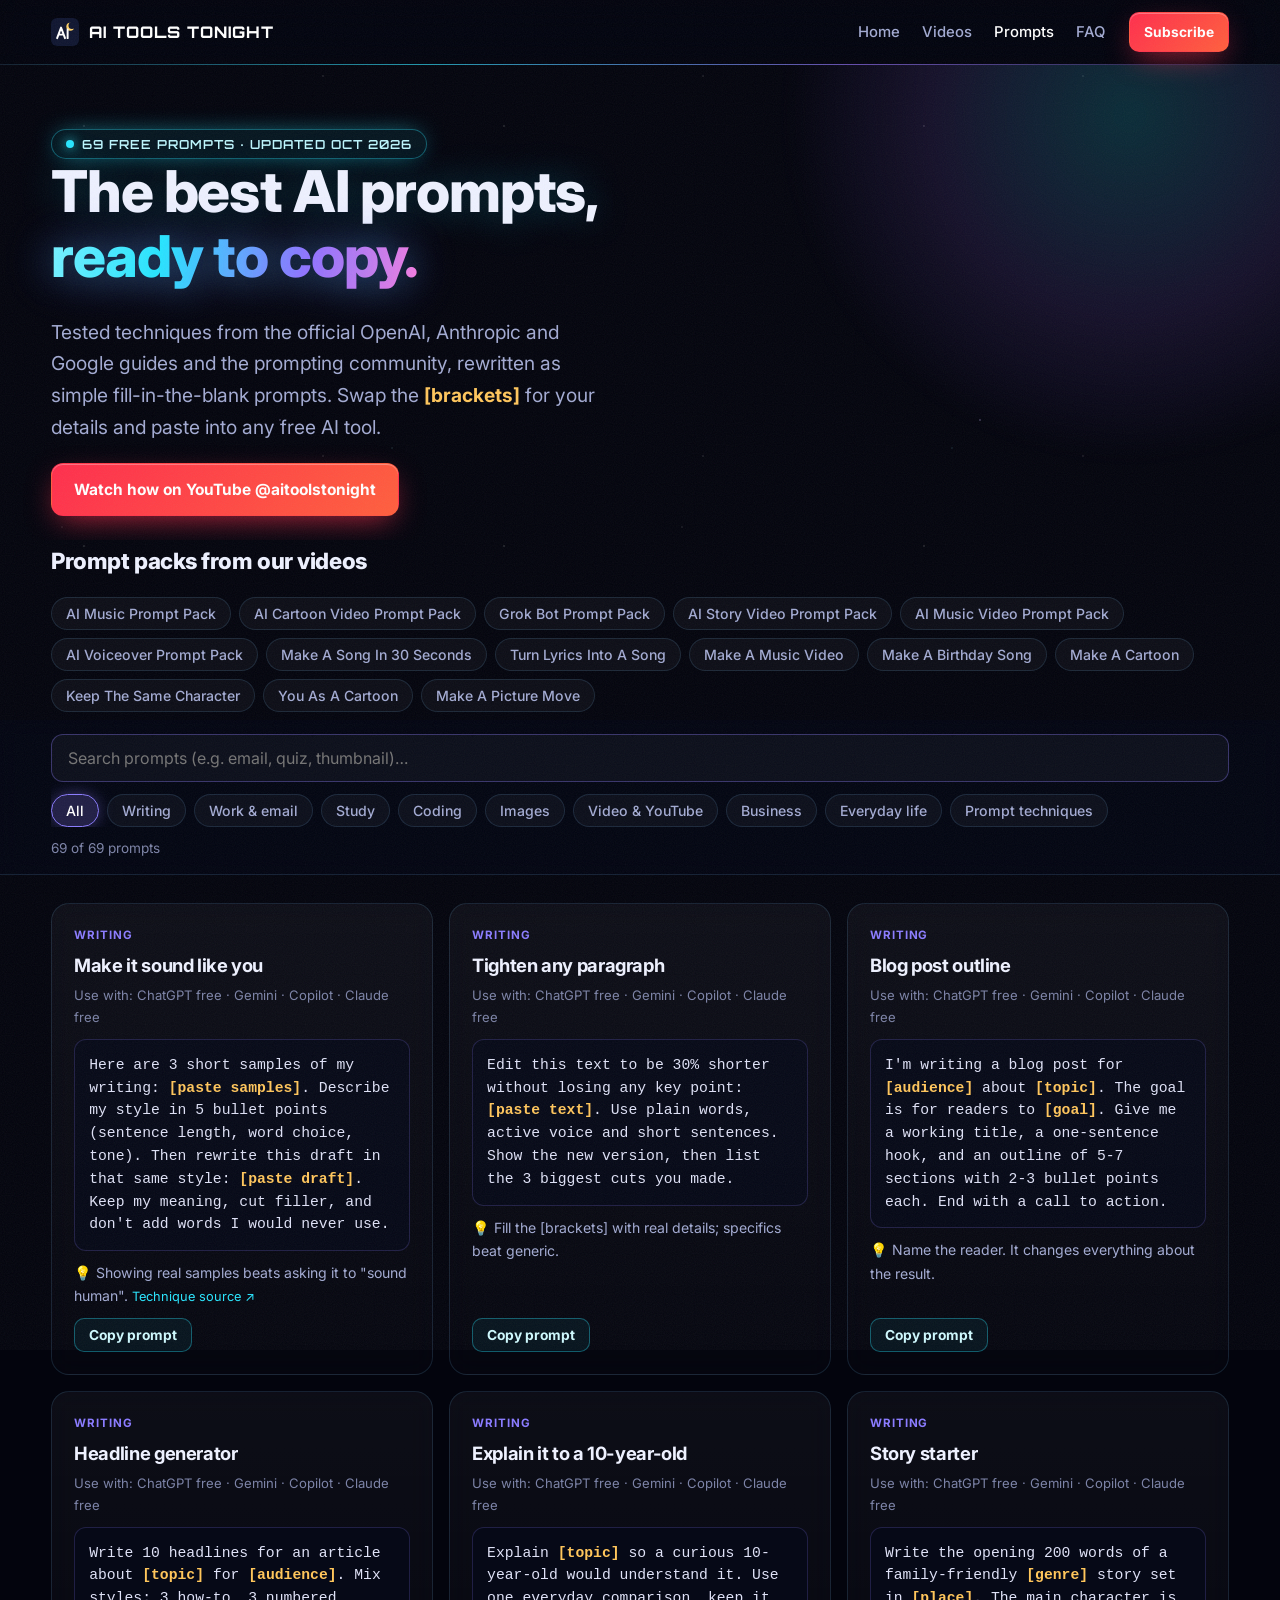
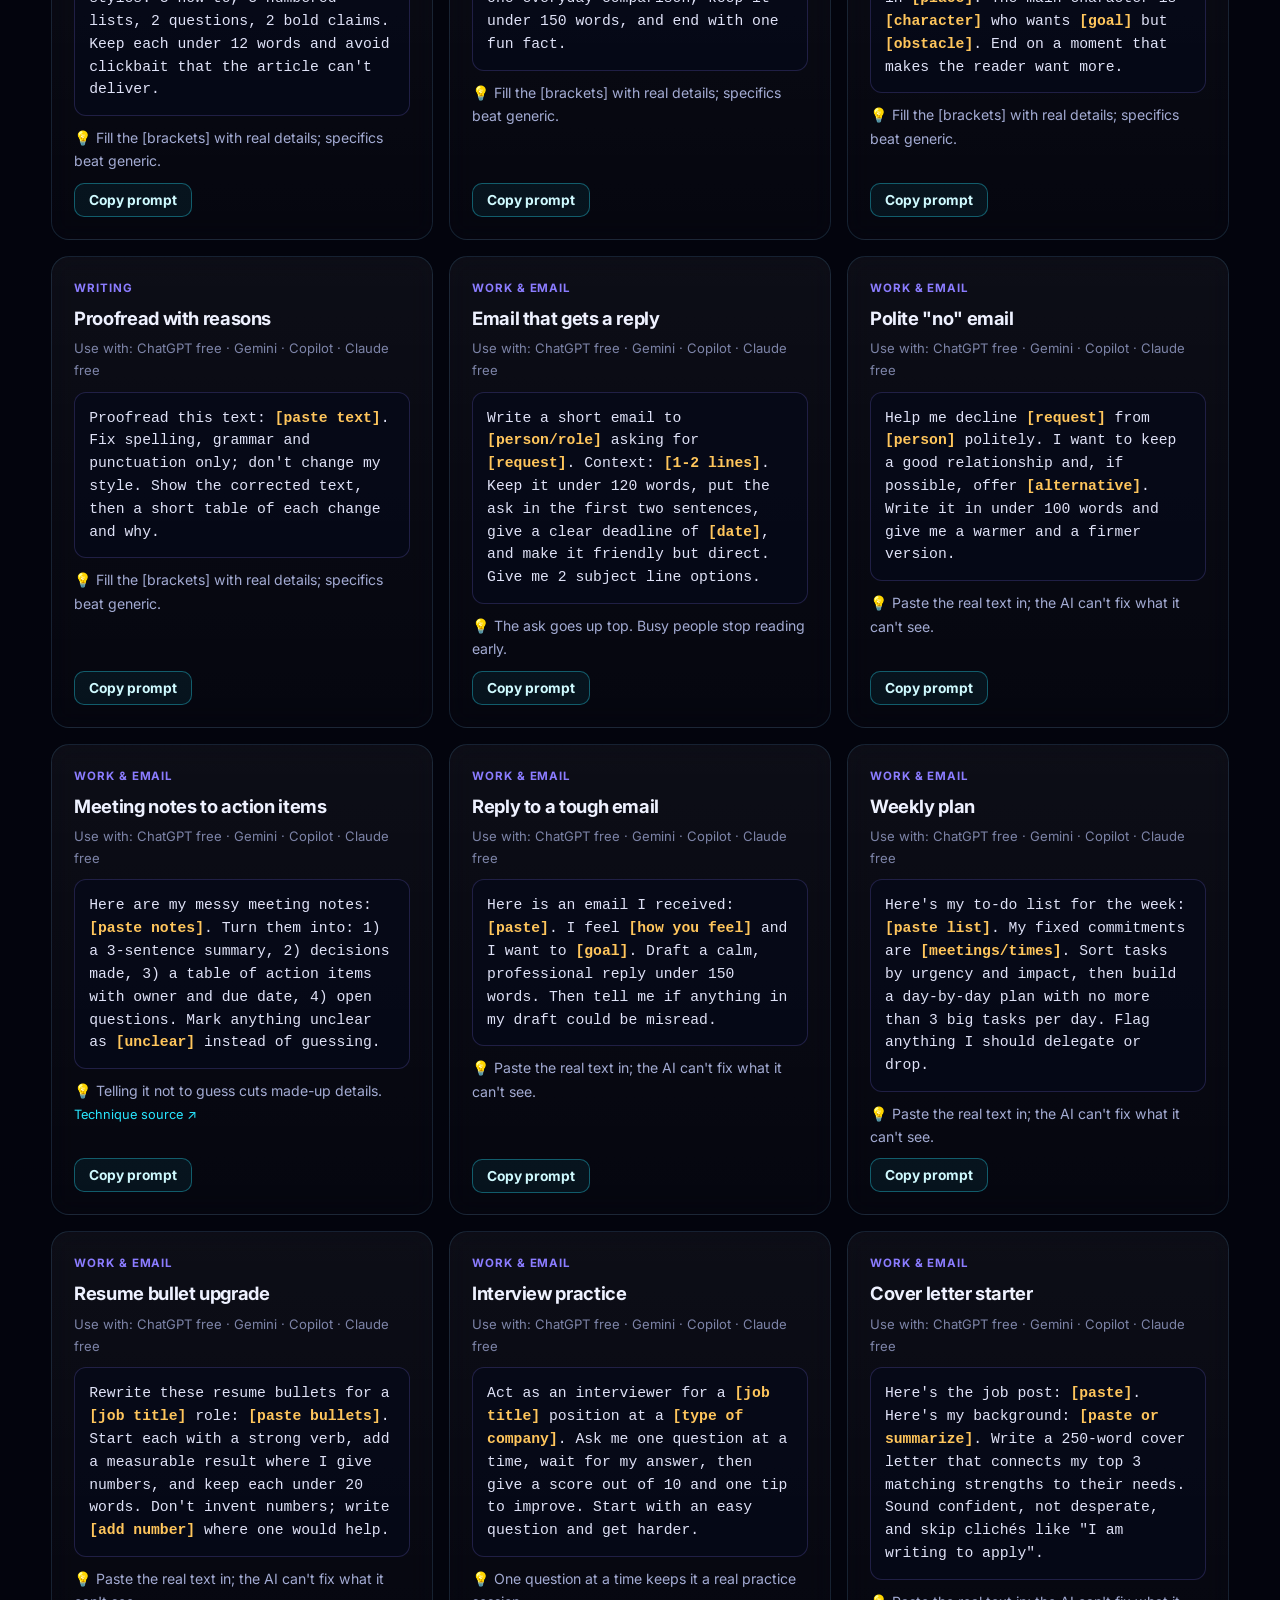
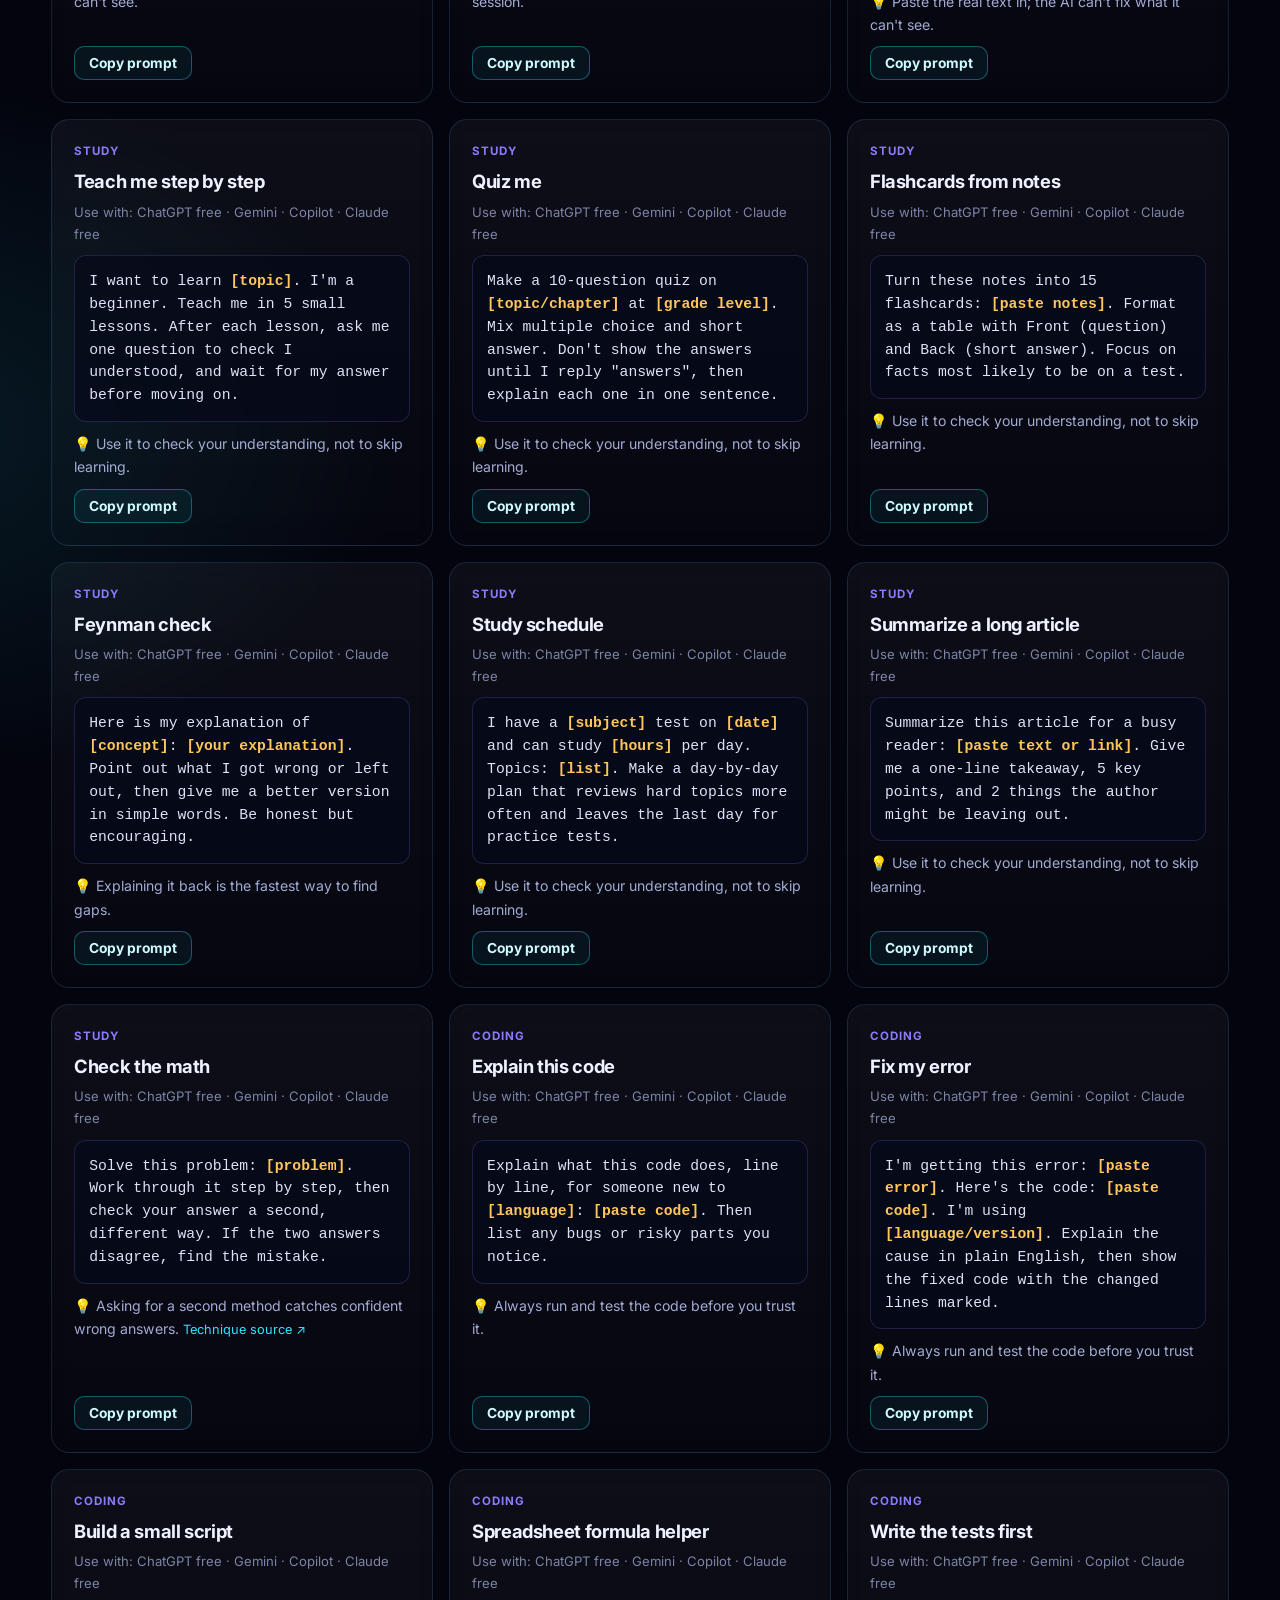
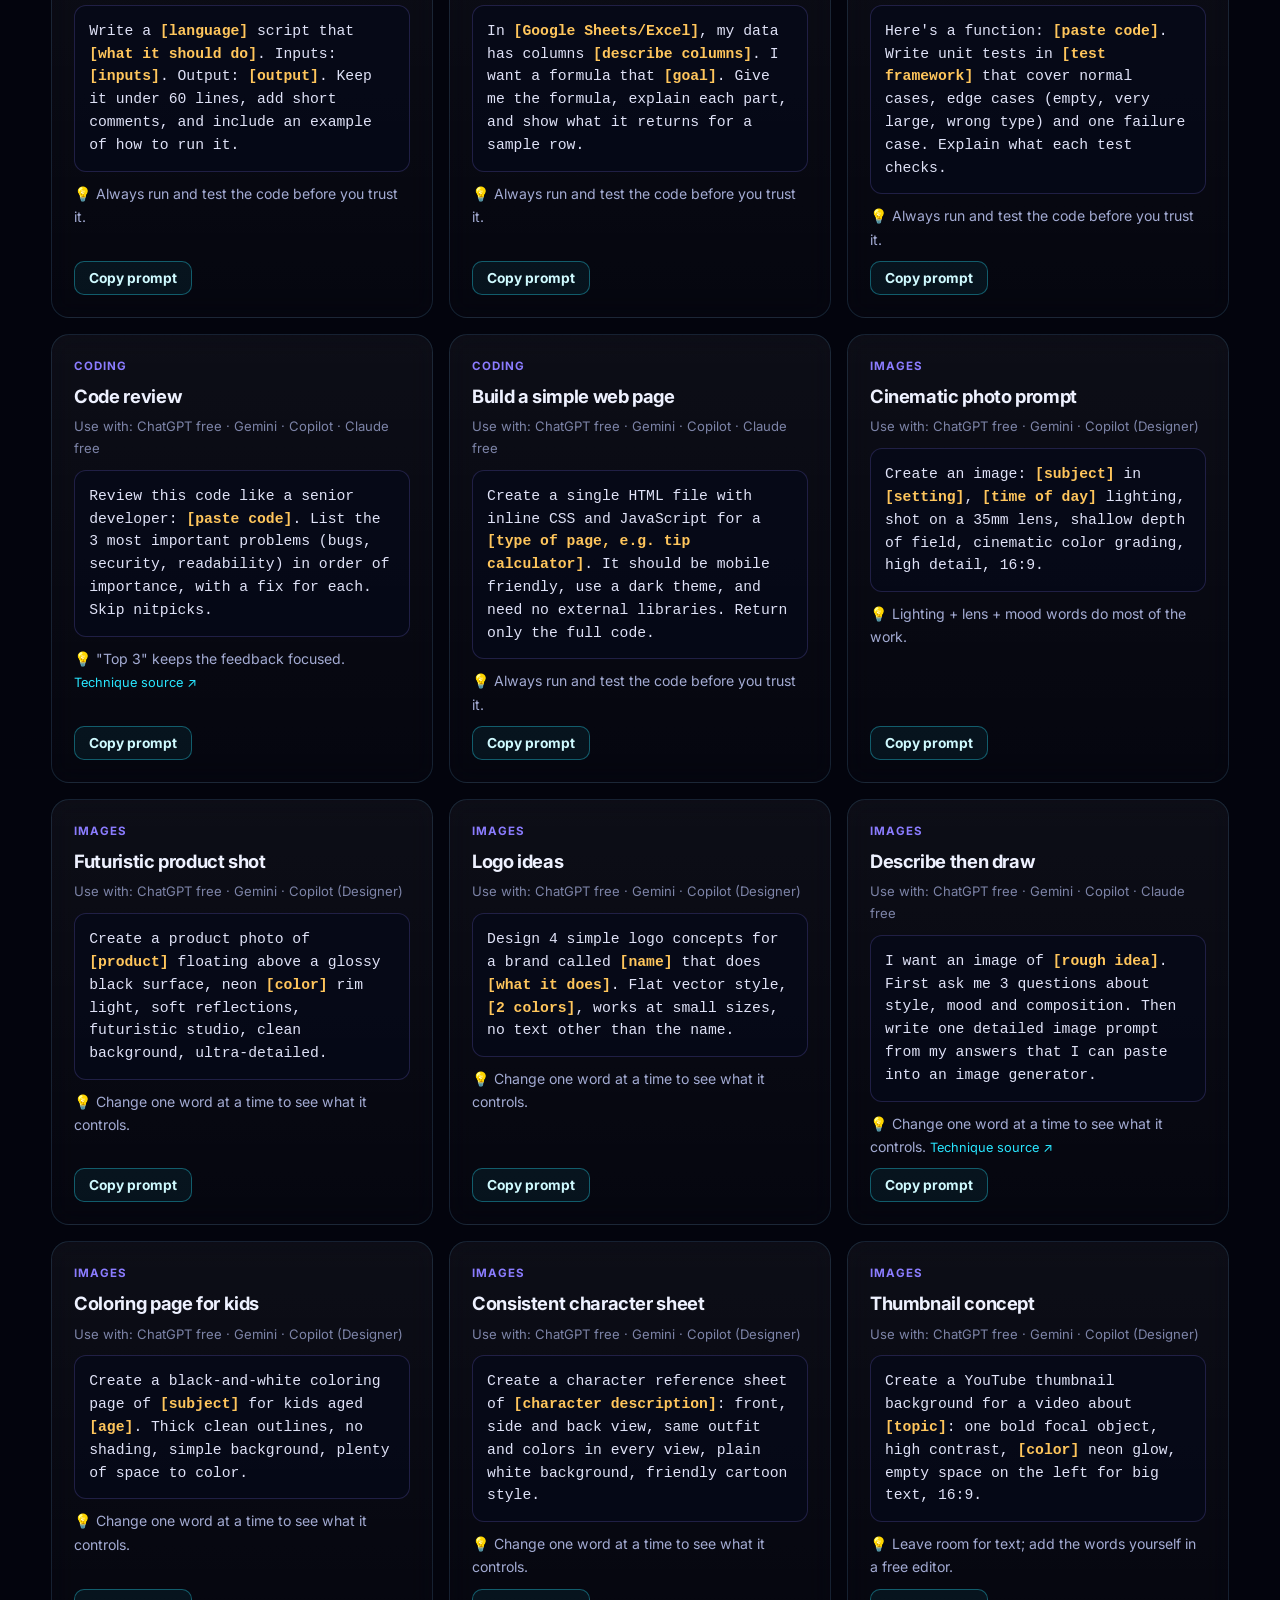
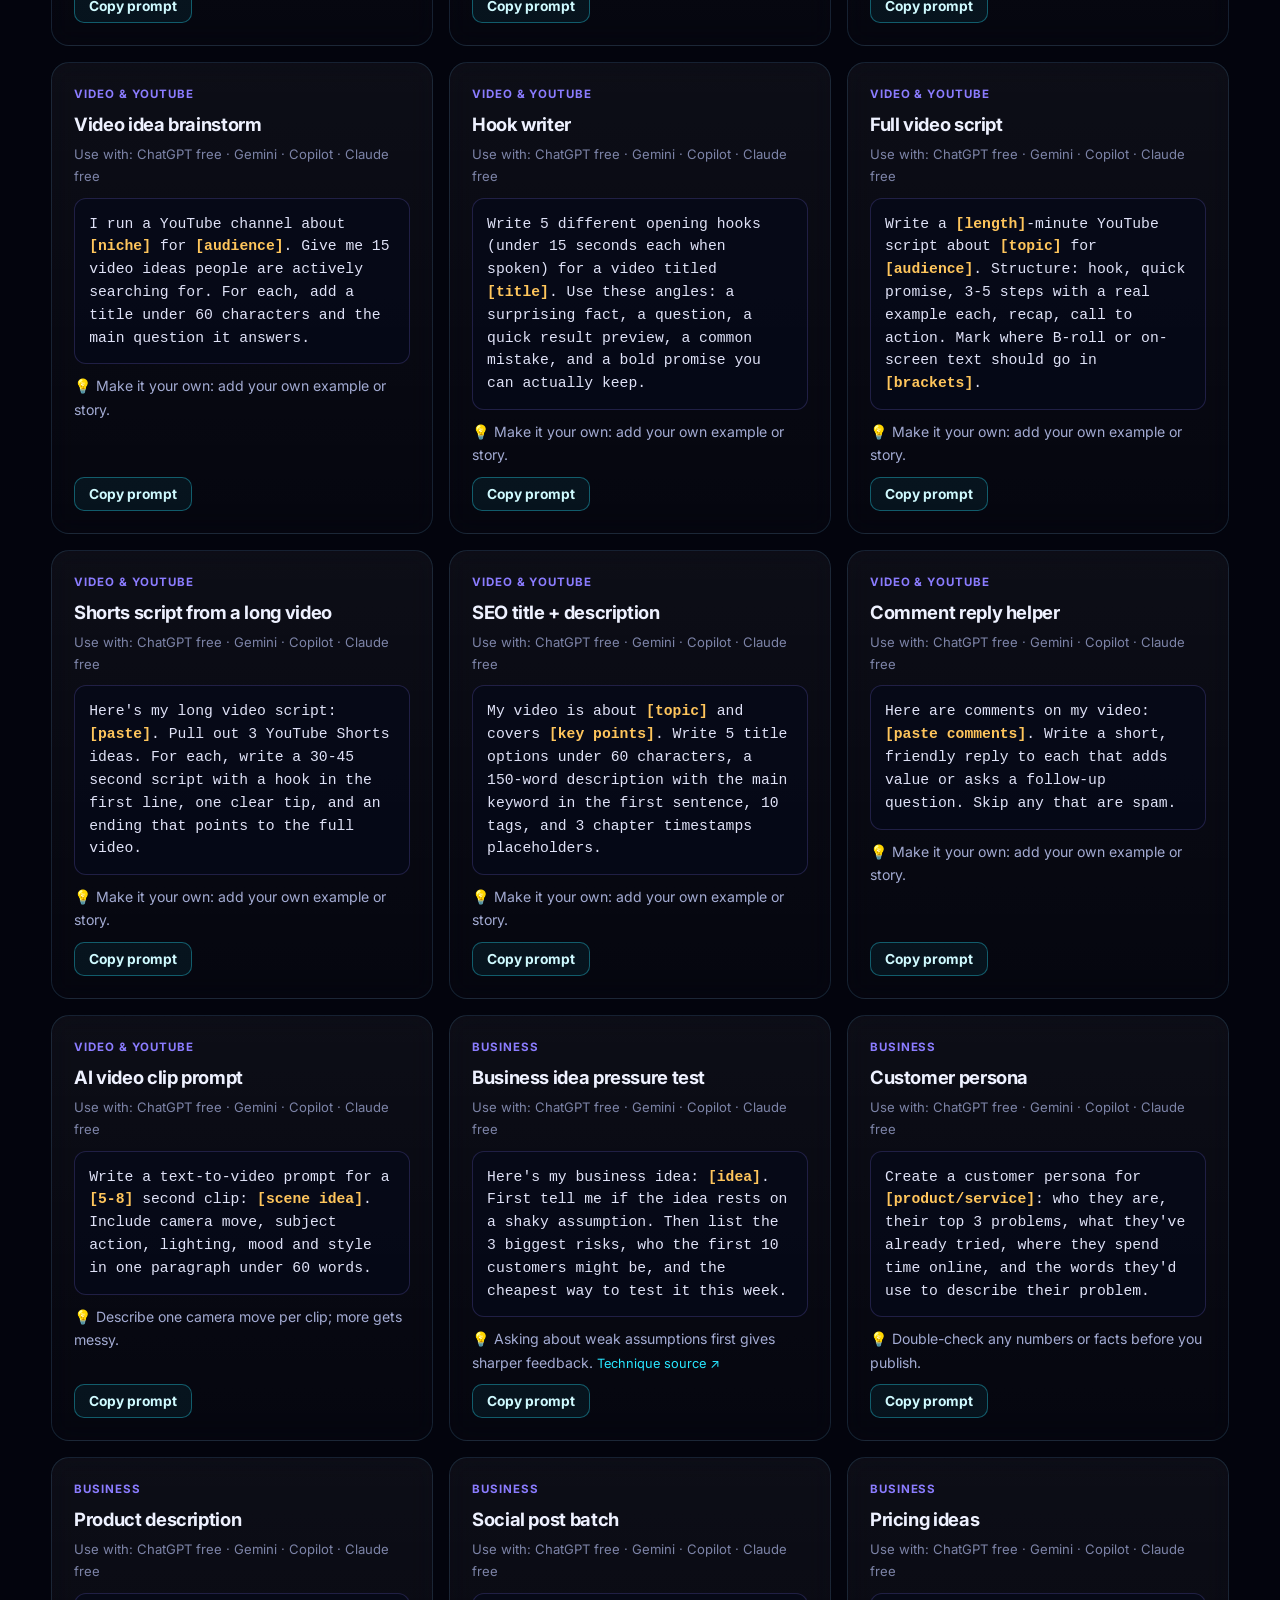
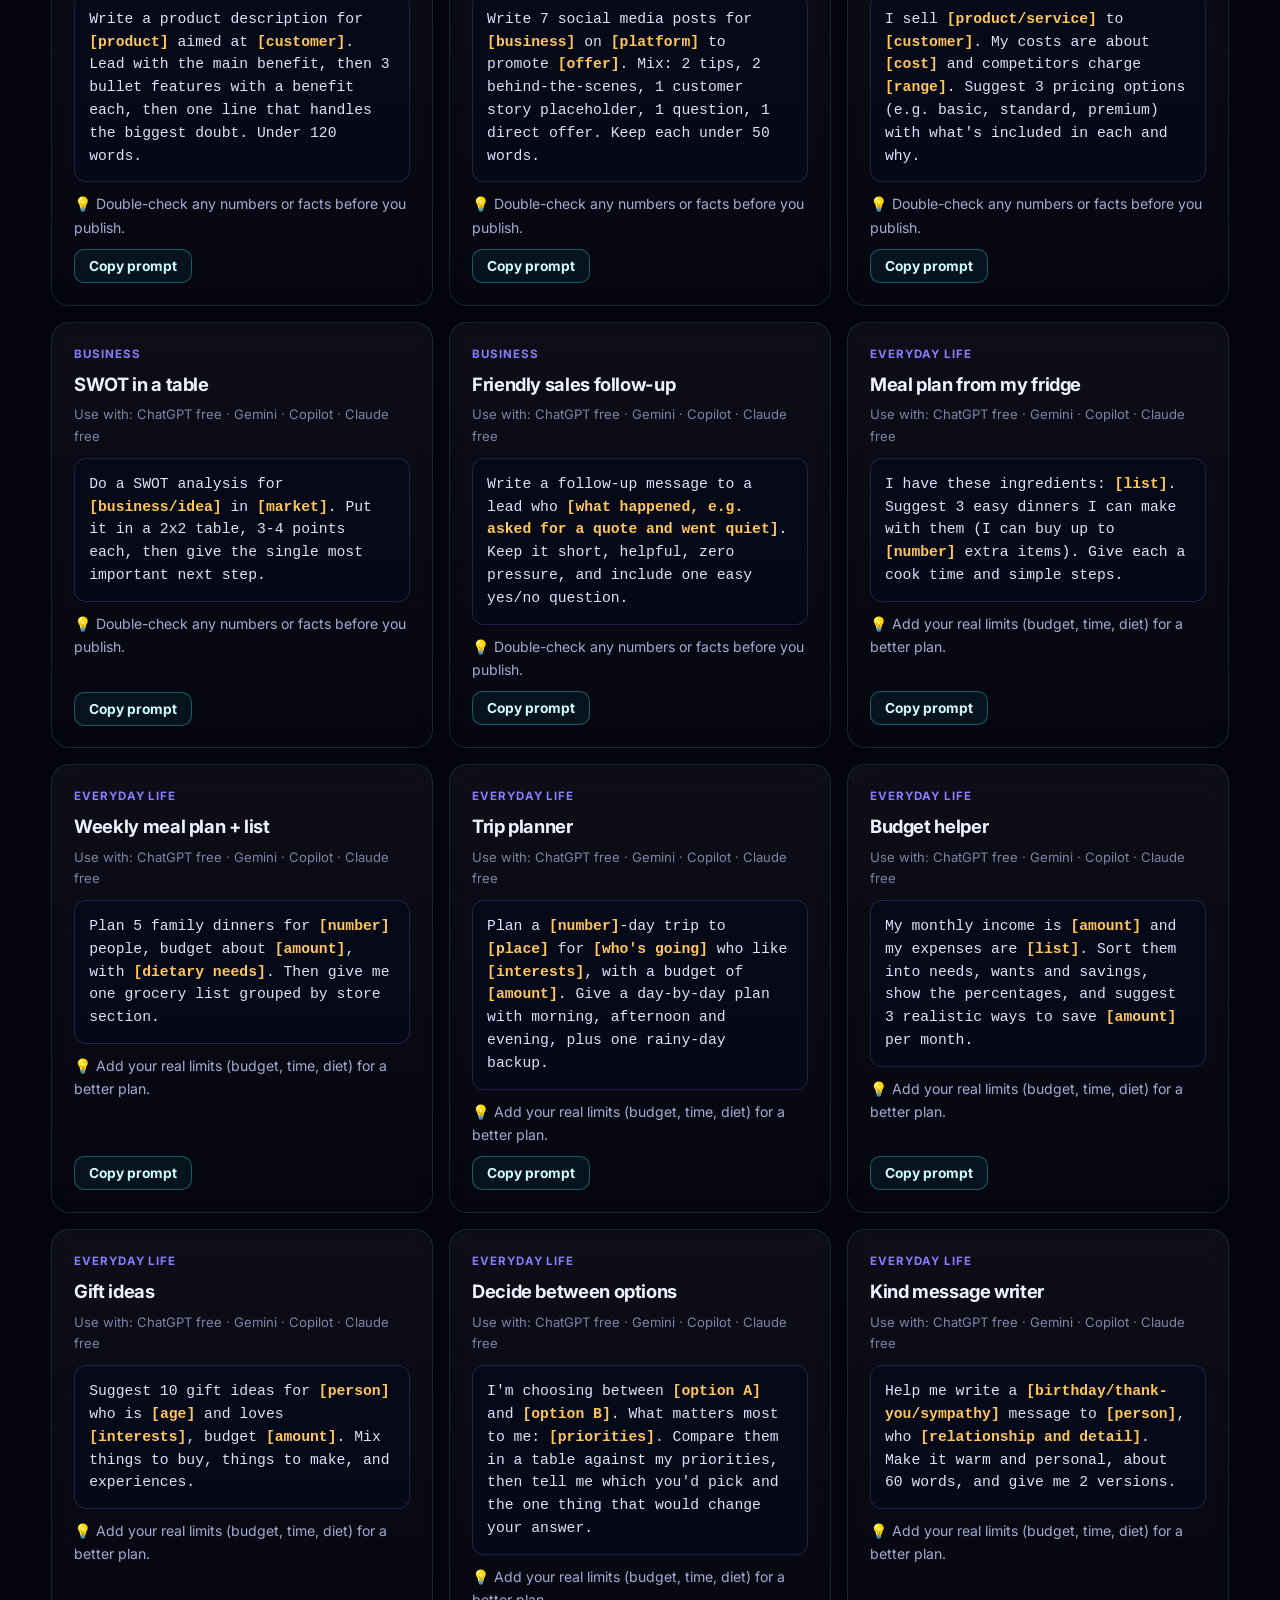
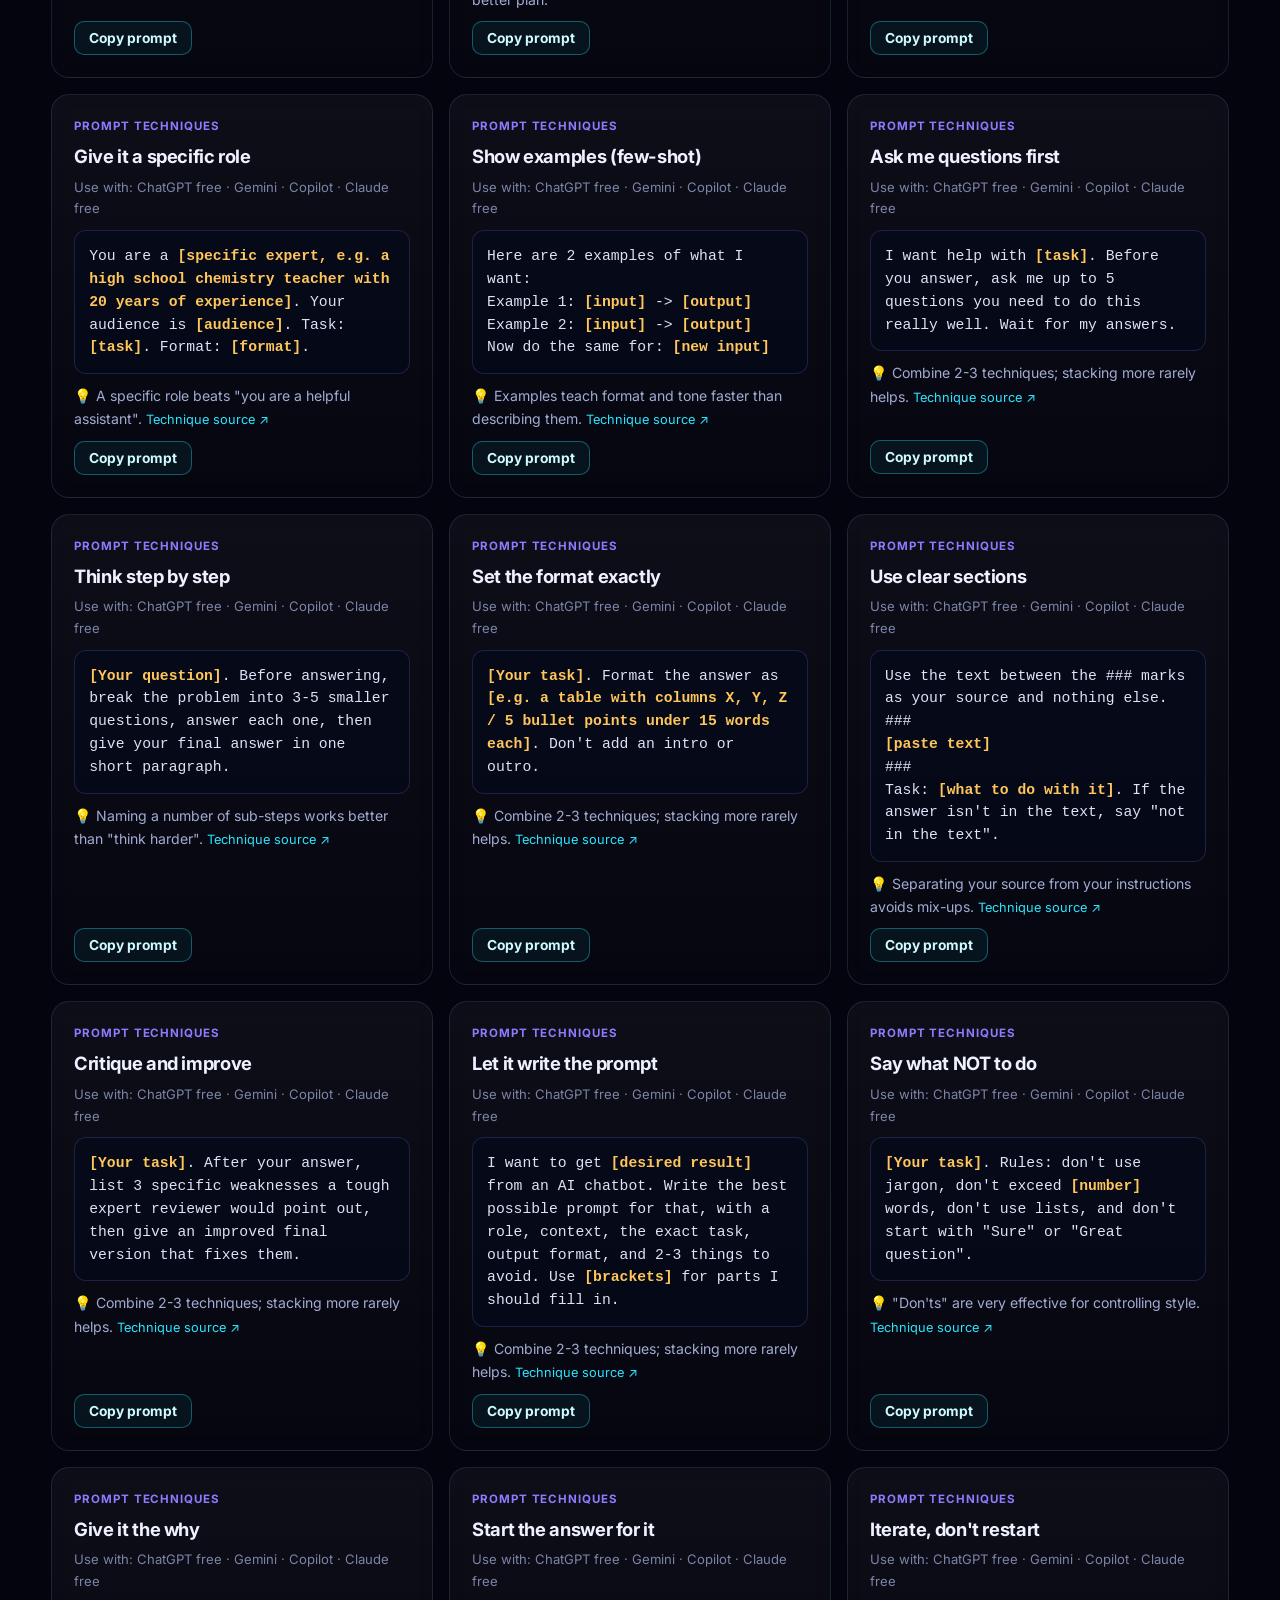
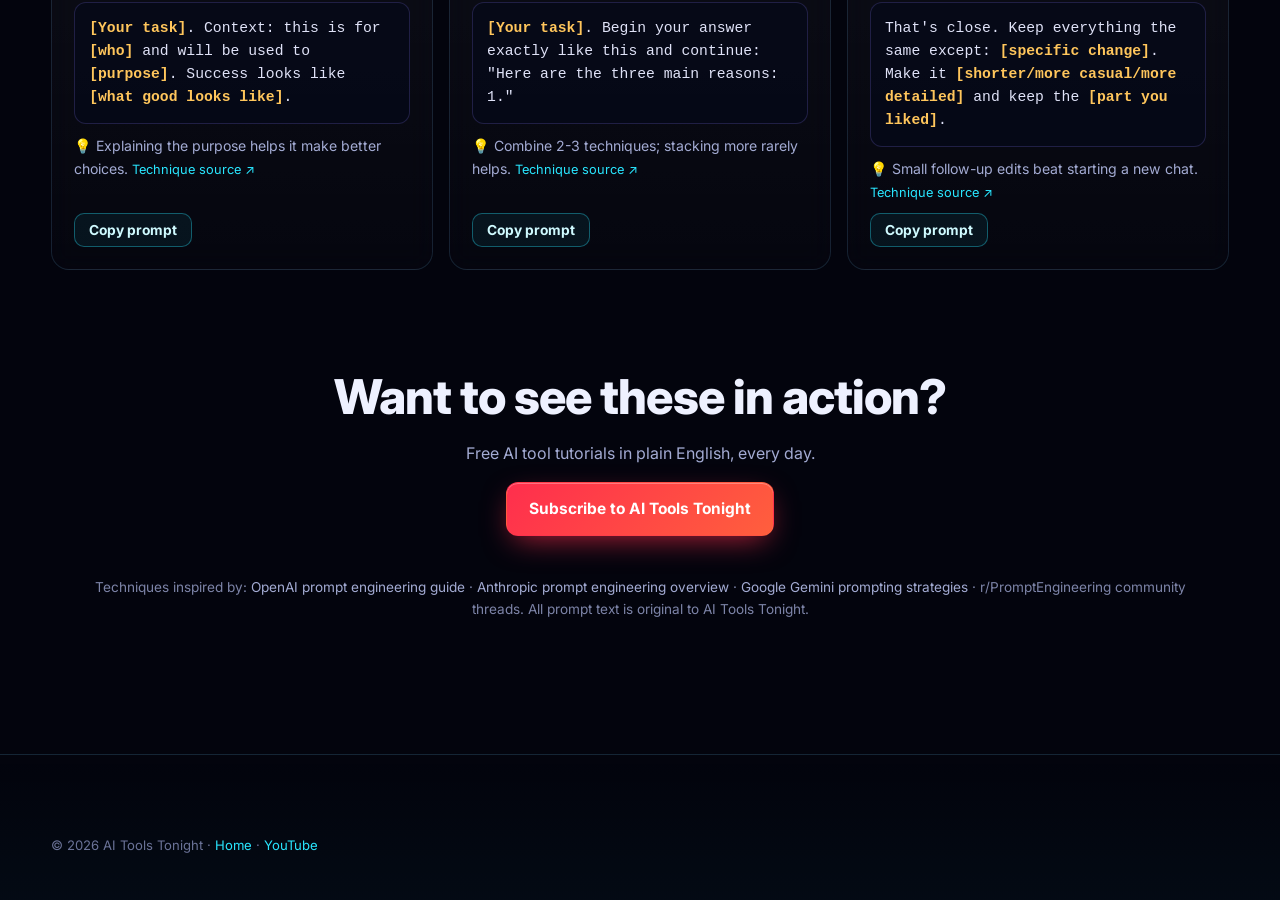
<file: prompts/index.html>
<!doctype html><html lang="en"><head><meta charset="utf-8"><meta name="viewport" content="width=device-width,initial-scale=1">
<title>Best AI Prompts (Free Library) | AI Tools Tonight</title>
<meta name="description" content="69 free, copy-and-paste AI prompts for ChatGPT, Gemini, Copilot and Claude: writing, work, study, coding, images, YouTube, business and everyday life.">
<meta name="theme-color" content="#07091a"><link rel="canonical" href="https://aitoolstonight.com/prompts/"><link rel="icon" href="../assets/logo.svg">
<meta property="og:title" content="Best AI Prompts | AI Tools Tonight"><meta property="og:description" content="69 free copy-and-paste prompts for free AI tools."><meta property="og:image" content="https://aitoolstonight.com/assets/hero.jpg">
<link rel="preconnect" href="https://fonts.googleapis.com"><link rel="preconnect" href="https://fonts.gstatic.com" crossorigin>
<link href="https://fonts.googleapis.com/css2?family=Inter:wght@400;500;600;700;800&family=Orbitron:wght@600;800&display=swap" rel="stylesheet">
<link rel="stylesheet" href="../assets/style.css">
<style>
.ph{padding:64px 0 24px;position:relative;overflow:hidden}.ph h1{font-size:clamp(2.2rem,5vw,3.6rem)}
.tools{position:sticky;top:64px;z-index:20;background:rgba(4,6,20,.72);backdrop-filter:blur(12px);-webkit-backdrop-filter:blur(12px);border-bottom:1px solid var(--line);padding:14px 0}
#q{width:100%;font:1rem Inter,sans-serif;padding:13px 16px;border-radius:12px;border:1px solid rgba(139,124,255,.35);background:rgba(255,255,255,.04);color:#fff}#q:focus{outline:none;box-shadow:0 0 0 3px rgba(139,124,255,.3)}
.chips{display:flex;gap:8px;overflow-x:auto;padding-top:12px;scrollbar-width:none}.chips::-webkit-scrollbar{display:none}
.chip{flex:none;font:500 .88rem Inter,sans-serif;padding:7px 14px;border-radius:99px;border:1px solid var(--line);background:rgba(255,255,255,.04);color:var(--mu);cursor:pointer}.chip.on{color:#fff;border-color:var(--ac);background:rgba(139,124,255,.22);box-shadow:0 0 18px -4px rgba(139,124,255,.7)}
.grid{display:grid;grid-template-columns:repeat(auto-fill,minmax(320px,1fr));gap:16px;padding:28px 0 60px}
.pc{display:flex;flex-direction:column;gap:10px;padding:22px;border-radius:18px;background:linear-gradient(180deg,rgba(255,255,255,.045),rgba(255,255,255,.01));border:1px solid var(--line);transition:border-color .3s}.pc:hover{border-color:rgba(139,124,255,.45)}
.pc .cat{font-size:.72rem;font-weight:700;letter-spacing:.08em;text-transform:uppercase;color:var(--ac)}.pc h3{margin:0}.use{font-size:.82rem;color:#7d84a8;margin:0}
.pc pre{white-space:pre-wrap;word-wrap:break-word;margin:0;font:.92rem/1.55 ui-monospace,SFMono-Regular,Menlo,monospace;color:#dfe2f7;background:rgba(7,9,26,.7);border:1px solid rgba(139,124,255,.2);border-radius:12px;padding:14px}
.pc pre b{color:var(--am);font-weight:600}.tip{font-size:.88rem;color:var(--mu);margin:0}.tip a{font-size:.8rem}
.cp{align-self:flex-start;margin-top:auto}.cp.done{background:#5ef0a6;color:#06231d}
.count{color:#7d84a8;font-size:.85rem;margin:10px 0 0}.empty{color:var(--mu);text-align:center;padding:40px 0}
.cta{text-align:center;padding:40px 22px 80px}.srcs{color:#7d84a8;font-size:.85rem}.srcs a{color:var(--mu)}
</style></head><body><div class="grain" aria-hidden="true"></div><div class="stars" aria-hidden="true"></div>
<a class="skip" href="#list">Skip to prompts</a>
<header class="nav"><div class="wrap navin">
<a class="brand" href="/"><img src="../assets/logo.svg" alt="" width="28" height="28">AI Tools Tonight</a>
<nav id="menu" aria-label="Main"><a href="/">Home</a><a href="/#videos">Videos</a><a href="/prompts/" aria-current="page" style="color:#fff">Prompts</a><a href="/#faq">FAQ</a></nav>
<div class="navr"><a class="btn red sm" href="https://www.youtube.com/@aitoolstonight?sub_confirmation=1" target="_blank" rel="noopener">Subscribe</a>
<button class="burger" aria-label="Open menu" aria-expanded="false" aria-controls="menu"><span></span><span></span></button></div></div></header>
<main>
<section class="ph"><div class="glow"></div><div class="wrap" style="position:relative">
<span class="pill"><i></i>69 free prompts · updated Oct 2026</span>
<h1>The best AI prompts,<br><span class="grad">ready to copy.</span></h1>
<p class="lead">Tested techniques from the official OpenAI, Anthropic and Google guides and the prompting community, rewritten as simple fill-in-the-blank prompts. Swap the <b style="color:var(--am)">[brackets]</b> for your details and paste into any free AI tool.</p>
<a class="btn red" href="https://www.youtube.com/@aitoolstonight?sub_confirmation=1" target="_blank" rel="noopener">Watch how on YouTube @aitoolstonight</a>
</div></section>
<section class="wrap" id="packs" style="padding:8px 0 8px"><h2 style="font-size:1.4rem;margin-bottom:12px">Prompt packs from our videos</h2><div class="chips" style="flex-wrap:wrap"><a class="chip" href="/prompts/ai-music/">AI Music Prompt Pack</a><a class="chip" href="/prompts/ai-cartoon-videos/">AI Cartoon Video Prompt Pack</a><a class="chip" href="/prompts/grok-bot/">Grok Bot Prompt Pack</a><a class="chip" href="/prompts/ai-story-videos/">AI Story Video Prompt Pack</a><a class="chip" href="/prompts/ai-song-music-video/">AI Music Video Prompt Pack</a><a class="chip" href="/prompts/ai-voiceover-free/">AI Voiceover Prompt Pack</a><a class="chip" href="/prompts/song-in-30-seconds/">Make A Song In 30 Seconds</a><a class="chip" href="/prompts/lyrics-to-song/">Turn Lyrics Into A Song</a><a class="chip" href="/prompts/ai-music-video/">Make A Music Video</a><a class="chip" href="/prompts/birthday-song/">Make A Birthday Song</a><a class="chip" href="/prompts/ai-cartoon/">Make A Cartoon</a><a class="chip" href="/prompts/same-cartoon-character/">Keep The Same Character</a><a class="chip" href="/prompts/cartoon-of-yourself/">You As A Cartoon</a><a class="chip" href="/prompts/make-picture-move/">Make A Picture Move</a></div></section>
<div class="tools"><div class="wrap"><input id="q" type="search" placeholder="Search prompts (e.g. email, quiz, thumbnail)…" aria-label="Search prompts">
<div class="chips" id="chips" role="tablist"></div><p class="count" id="count" aria-live="polite"></p></div></div>
<div class="wrap"><div class="grid" id="list"></div><p class="empty" id="empty" hidden>No prompts match. Try another word.</p></div>
<section class="cta wrap"><h2 style="margin-bottom:14px">Want to see these in action?</h2><p class="muted">Free AI tool tutorials in plain English, every day.</p>
<a class="btn red" href="https://www.youtube.com/@aitoolstonight?sub_confirmation=1" target="_blank" rel="noopener">Subscribe to AI Tools Tonight</a>
<p class="srcs" style="margin-top:40px">Techniques inspired by: <a href="https://platform.openai.com/docs/guides/prompt-engineering" rel="noopener">OpenAI prompt engineering guide</a> · <a href="https://docs.anthropic.com/en/docs/build-with-claude/prompt-engineering/overview" rel="noopener">Anthropic prompt engineering overview</a> · <a href="https://ai.google.dev/gemini-api/docs/prompting-strategies" rel="noopener">Google Gemini prompting strategies</a> · r/PromptEngineering community threads. All prompt text is original to AI Tools Tonight.</p></section>
</main>
<footer><div class="wrap"><p class="legal">© 2026 AI Tools Tonight · <a href="/">Home</a> · <a href="https://www.youtube.com/@aitoolstonight" target="_blank" rel="noopener">YouTube</a></p></div></footer>
<script>
const P=[{"c": "writing", "t": "Make it sound like you", "u": "ChatGPT free \u00b7 Gemini \u00b7 Copilot \u00b7 Claude free", "p": "Here are 3 short samples of my writing: [paste samples]. Describe my style in 5 bullet points (sentence length, word choice, tone). Then rewrite this draft in that same style: [paste draft]. Keep my meaning, cut filler, and don't add words I would never use.", "tip": "Showing real samples beats asking it to \"sound human\".", "src": "https://ai.google.dev/gemini-api/docs/prompting-strategies"}, {"c": "writing", "t": "Tighten any paragraph", "u": "ChatGPT free \u00b7 Gemini \u00b7 Copilot \u00b7 Claude free", "p": "Edit this text to be 30% shorter without losing any key point: [paste text]. Use plain words, active voice and short sentences. Show the new version, then list the 3 biggest cuts you made.", "tip": "Fill the [brackets] with real details; specifics beat generic.", "src": null}, {"c": "writing", "t": "Blog post outline", "u": "ChatGPT free \u00b7 Gemini \u00b7 Copilot \u00b7 Claude free", "p": "I'm writing a blog post for [audience] about [topic]. The goal is for readers to [goal]. Give me a working title, a one-sentence hook, and an outline of 5-7 sections with 2-3 bullet points each. End with a call to action.", "tip": "Name the reader. It changes everything about the result.", "src": null}, {"c": "writing", "t": "Headline generator", "u": "ChatGPT free \u00b7 Gemini \u00b7 Copilot \u00b7 Claude free", "p": "Write 10 headlines for an article about [topic] for [audience]. Mix styles: 3 how-to, 3 numbered lists, 2 questions, 2 bold claims. Keep each under 12 words and avoid clickbait that the article can't deliver.", "tip": "Fill the [brackets] with real details; specifics beat generic.", "src": null}, {"c": "writing", "t": "Explain it to a 10-year-old", "u": "ChatGPT free \u00b7 Gemini \u00b7 Copilot \u00b7 Claude free", "p": "Explain [topic] so a curious 10-year-old would understand it. Use one everyday comparison, keep it under 150 words, and end with one fun fact.", "tip": "Fill the [brackets] with real details; specifics beat generic.", "src": null}, {"c": "writing", "t": "Story starter", "u": "ChatGPT free \u00b7 Gemini \u00b7 Copilot \u00b7 Claude free", "p": "Write the opening 200 words of a family-friendly [genre] story set in [place]. The main character is [character] who wants [goal] but [obstacle]. End on a moment that makes the reader want more.", "tip": "Fill the [brackets] with real details; specifics beat generic.", "src": null}, {"c": "writing", "t": "Proofread with reasons", "u": "ChatGPT free \u00b7 Gemini \u00b7 Copilot \u00b7 Claude free", "p": "Proofread this text: [paste text]. Fix spelling, grammar and punctuation only; don't change my style. Show the corrected text, then a short table of each change and why.", "tip": "Fill the [brackets] with real details; specifics beat generic.", "src": null}, {"c": "work", "t": "Email that gets a reply", "u": "ChatGPT free \u00b7 Gemini \u00b7 Copilot \u00b7 Claude free", "p": "Write a short email to [person/role] asking for [request]. Context: [1-2 lines]. Keep it under 120 words, put the ask in the first two sentences, give a clear deadline of [date], and make it friendly but direct. Give me 2 subject line options.", "tip": "The ask goes up top. Busy people stop reading early.", "src": null}, {"c": "work", "t": "Polite \"no\" email", "u": "ChatGPT free \u00b7 Gemini \u00b7 Copilot \u00b7 Claude free", "p": "Help me decline [request] from [person] politely. I want to keep a good relationship and, if possible, offer [alternative]. Write it in under 100 words and give me a warmer and a firmer version.", "tip": "Paste the real text in; the AI can't fix what it can't see.", "src": null}, {"c": "work", "t": "Meeting notes to action items", "u": "ChatGPT free \u00b7 Gemini \u00b7 Copilot \u00b7 Claude free", "p": "Here are my messy meeting notes: [paste notes]. Turn them into: 1) a 3-sentence summary, 2) decisions made, 3) a table of action items with owner and due date, 4) open questions. Mark anything unclear as [unclear] instead of guessing.", "tip": "Telling it not to guess cuts made-up details.", "src": "https://docs.anthropic.com/en/docs/build-with-claude/prompt-engineering/overview"}, {"c": "work", "t": "Reply to a tough email", "u": "ChatGPT free \u00b7 Gemini \u00b7 Copilot \u00b7 Claude free", "p": "Here is an email I received: [paste]. I feel [how you feel] and I want to [goal]. Draft a calm, professional reply under 150 words. Then tell me if anything in my draft could be misread.", "tip": "Paste the real text in; the AI can't fix what it can't see.", "src": null}, {"c": "work", "t": "Weekly plan", "u": "ChatGPT free \u00b7 Gemini \u00b7 Copilot \u00b7 Claude free", "p": "Here's my to-do list for the week: [paste list]. My fixed commitments are [meetings/times]. Sort tasks by urgency and impact, then build a day-by-day plan with no more than 3 big tasks per day. Flag anything I should delegate or drop.", "tip": "Paste the real text in; the AI can't fix what it can't see.", "src": null}, {"c": "work", "t": "Resume bullet upgrade", "u": "ChatGPT free \u00b7 Gemini \u00b7 Copilot \u00b7 Claude free", "p": "Rewrite these resume bullets for a [job title] role: [paste bullets]. Start each with a strong verb, add a measurable result where I give numbers, and keep each under 20 words. Don't invent numbers; write [add number] where one would help.", "tip": "Paste the real text in; the AI can't fix what it can't see.", "src": null}, {"c": "work", "t": "Interview practice", "u": "ChatGPT free \u00b7 Gemini \u00b7 Copilot \u00b7 Claude free", "p": "Act as an interviewer for a [job title] position at a [type of company]. Ask me one question at a time, wait for my answer, then give a score out of 10 and one tip to improve. Start with an easy question and get harder.", "tip": "One question at a time keeps it a real practice session.", "src": null}, {"c": "work", "t": "Cover letter starter", "u": "ChatGPT free \u00b7 Gemini \u00b7 Copilot \u00b7 Claude free", "p": "Here's the job post: [paste]. Here's my background: [paste or summarize]. Write a 250-word cover letter that connects my top 3 matching strengths to their needs. Sound confident, not desperate, and skip clich\u00e9s like \"I am writing to apply\".", "tip": "Paste the real text in; the AI can't fix what it can't see.", "src": null}, {"c": "study", "t": "Teach me step by step", "u": "ChatGPT free \u00b7 Gemini \u00b7 Copilot \u00b7 Claude free", "p": "I want to learn [topic]. I'm a beginner. Teach me in 5 small lessons. After each lesson, ask me one question to check I understood, and wait for my answer before moving on.", "tip": "Use it to check your understanding, not to skip learning.", "src": null}, {"c": "study", "t": "Quiz me", "u": "ChatGPT free \u00b7 Gemini \u00b7 Copilot \u00b7 Claude free", "p": "Make a 10-question quiz on [topic/chapter] at [grade level]. Mix multiple choice and short answer. Don't show the answers until I reply \"answers\", then explain each one in one sentence.", "tip": "Use it to check your understanding, not to skip learning.", "src": null}, {"c": "study", "t": "Flashcards from notes", "u": "ChatGPT free \u00b7 Gemini \u00b7 Copilot \u00b7 Claude free", "p": "Turn these notes into 15 flashcards: [paste notes]. Format as a table with Front (question) and Back (short answer). Focus on facts most likely to be on a test.", "tip": "Use it to check your understanding, not to skip learning.", "src": null}, {"c": "study", "t": "Feynman check", "u": "ChatGPT free \u00b7 Gemini \u00b7 Copilot \u00b7 Claude free", "p": "Here is my explanation of [concept]: [your explanation]. Point out what I got wrong or left out, then give me a better version in simple words. Be honest but encouraging.", "tip": "Explaining it back is the fastest way to find gaps.", "src": null}, {"c": "study", "t": "Study schedule", "u": "ChatGPT free \u00b7 Gemini \u00b7 Copilot \u00b7 Claude free", "p": "I have a [subject] test on [date] and can study [hours] per day. Topics: [list]. Make a day-by-day plan that reviews hard topics more often and leaves the last day for practice tests.", "tip": "Use it to check your understanding, not to skip learning.", "src": null}, {"c": "study", "t": "Summarize a long article", "u": "ChatGPT free \u00b7 Gemini \u00b7 Copilot \u00b7 Claude free", "p": "Summarize this article for a busy reader: [paste text or link]. Give me a one-line takeaway, 5 key points, and 2 things the author might be leaving out.", "tip": "Use it to check your understanding, not to skip learning.", "src": null}, {"c": "study", "t": "Check the math", "u": "ChatGPT free \u00b7 Gemini \u00b7 Copilot \u00b7 Claude free", "p": "Solve this problem: [problem]. Work through it step by step, then check your answer a second, different way. If the two answers disagree, find the mistake.", "tip": "Asking for a second method catches confident wrong answers.", "src": "https://www.reddit.com/r/PromptEngineering/comments/1q8wwov/the_ai_prompting_tricks_that_actually_matter_in/"}, {"c": "coding", "t": "Explain this code", "u": "ChatGPT free \u00b7 Gemini \u00b7 Copilot \u00b7 Claude free", "p": "Explain what this code does, line by line, for someone new to [language]: [paste code]. Then list any bugs or risky parts you notice.", "tip": "Always run and test the code before you trust it.", "src": null}, {"c": "coding", "t": "Fix my error", "u": "ChatGPT free \u00b7 Gemini \u00b7 Copilot \u00b7 Claude free", "p": "I'm getting this error: [paste error]. Here's the code: [paste code]. I'm using [language/version]. Explain the cause in plain English, then show the fixed code with the changed lines marked.", "tip": "Always run and test the code before you trust it.", "src": null}, {"c": "coding", "t": "Build a small script", "u": "ChatGPT free \u00b7 Gemini \u00b7 Copilot \u00b7 Claude free", "p": "Write a [language] script that [what it should do]. Inputs: [inputs]. Output: [output]. Keep it under 60 lines, add short comments, and include an example of how to run it.", "tip": "Always run and test the code before you trust it.", "src": null}, {"c": "coding", "t": "Spreadsheet formula helper", "u": "ChatGPT free \u00b7 Gemini \u00b7 Copilot \u00b7 Claude free", "p": "In [Google Sheets/Excel], my data has columns [describe columns]. I want a formula that [goal]. Give me the formula, explain each part, and show what it returns for a sample row.", "tip": "Always run and test the code before you trust it.", "src": null}, {"c": "coding", "t": "Write the tests first", "u": "ChatGPT free \u00b7 Gemini \u00b7 Copilot \u00b7 Claude free", "p": "Here's a function: [paste code]. Write unit tests in [test framework] that cover normal cases, edge cases (empty, very large, wrong type) and one failure case. Explain what each test checks.", "tip": "Always run and test the code before you trust it.", "src": null}, {"c": "coding", "t": "Code review", "u": "ChatGPT free \u00b7 Gemini \u00b7 Copilot \u00b7 Claude free", "p": "Review this code like a senior developer: [paste code]. List the 3 most important problems (bugs, security, readability) in order of importance, with a fix for each. Skip nitpicks.", "tip": "\"Top 3\" keeps the feedback focused.", "src": "https://www.reddit.com/r/PromptEngineering/comments/1sqwfr8/i_ran_ab_tests_on_120_prompt_patterns_across_5000/"}, {"c": "coding", "t": "Build a simple web page", "u": "ChatGPT free \u00b7 Gemini \u00b7 Copilot \u00b7 Claude free", "p": "Create a single HTML file with inline CSS and JavaScript for a [type of page, e.g. tip calculator]. It should be mobile friendly, use a dark theme, and need no external libraries. Return only the full code.", "tip": "Always run and test the code before you trust it.", "src": null}, {"c": "images", "t": "Cinematic photo prompt", "u": "ChatGPT free \u00b7 Gemini \u00b7 Copilot (Designer)", "p": "Create an image: [subject] in [setting], [time of day] lighting, shot on a 35mm lens, shallow depth of field, cinematic color grading, high detail, 16:9.", "tip": "Lighting + lens + mood words do most of the work.", "src": null}, {"c": "images", "t": "Futuristic product shot", "u": "ChatGPT free \u00b7 Gemini \u00b7 Copilot (Designer)", "p": "Create a product photo of [product] floating above a glossy black surface, neon [color] rim light, soft reflections, futuristic studio, clean background, ultra-detailed.", "tip": "Change one word at a time to see what it controls.", "src": null}, {"c": "images", "t": "Logo ideas", "u": "ChatGPT free \u00b7 Gemini \u00b7 Copilot (Designer)", "p": "Design 4 simple logo concepts for a brand called [name] that does [what it does]. Flat vector style, [2 colors], works at small sizes, no text other than the name.", "tip": "Change one word at a time to see what it controls.", "src": null}, {"c": "images", "t": "Describe then draw", "u": "ChatGPT free \u00b7 Gemini \u00b7 Copilot \u00b7 Claude free", "p": "I want an image of [rough idea]. First ask me 3 questions about style, mood and composition. Then write one detailed image prompt from my answers that I can paste into an image generator.", "tip": "Change one word at a time to see what it controls.", "src": "https://www.reddit.com/r/PromptEngineering/comments/1q8wwov/the_ai_prompting_tricks_that_actually_matter_in/"}, {"c": "images", "t": "Coloring page for kids", "u": "ChatGPT free \u00b7 Gemini \u00b7 Copilot (Designer)", "p": "Create a black-and-white coloring page of [subject] for kids aged [age]. Thick clean outlines, no shading, simple background, plenty of space to color.", "tip": "Change one word at a time to see what it controls.", "src": null}, {"c": "images", "t": "Consistent character sheet", "u": "ChatGPT free \u00b7 Gemini \u00b7 Copilot (Designer)", "p": "Create a character reference sheet of [character description]: front, side and back view, same outfit and colors in every view, plain white background, friendly cartoon style.", "tip": "Change one word at a time to see what it controls.", "src": null}, {"c": "images", "t": "Thumbnail concept", "u": "ChatGPT free \u00b7 Gemini \u00b7 Copilot (Designer)", "p": "Create a YouTube thumbnail background for a video about [topic]: one bold focal object, high contrast, [color] neon glow, empty space on the left for big text, 16:9.", "tip": "Leave room for text; add the words yourself in a free editor.", "src": null}, {"c": "video", "t": "Video idea brainstorm", "u": "ChatGPT free \u00b7 Gemini \u00b7 Copilot \u00b7 Claude free", "p": "I run a YouTube channel about [niche] for [audience]. Give me 15 video ideas people are actively searching for. For each, add a title under 60 characters and the main question it answers.", "tip": "Make it your own: add your own example or story.", "src": null}, {"c": "video", "t": "Hook writer", "u": "ChatGPT free \u00b7 Gemini \u00b7 Copilot \u00b7 Claude free", "p": "Write 5 different opening hooks (under 15 seconds each when spoken) for a video titled [title]. Use these angles: a surprising fact, a question, a quick result preview, a common mistake, and a bold promise you can actually keep.", "tip": "Make it your own: add your own example or story.", "src": null}, {"c": "video", "t": "Full video script", "u": "ChatGPT free \u00b7 Gemini \u00b7 Copilot \u00b7 Claude free", "p": "Write a [length]-minute YouTube script about [topic] for [audience]. Structure: hook, quick promise, 3-5 steps with a real example each, recap, call to action. Mark where B-roll or on-screen text should go in [brackets].", "tip": "Make it your own: add your own example or story.", "src": null}, {"c": "video", "t": "Shorts script from a long video", "u": "ChatGPT free \u00b7 Gemini \u00b7 Copilot \u00b7 Claude free", "p": "Here's my long video script: [paste]. Pull out 3 YouTube Shorts ideas. For each, write a 30-45 second script with a hook in the first line, one clear tip, and an ending that points to the full video.", "tip": "Make it your own: add your own example or story.", "src": null}, {"c": "video", "t": "SEO title + description", "u": "ChatGPT free \u00b7 Gemini \u00b7 Copilot \u00b7 Claude free", "p": "My video is about [topic] and covers [key points]. Write 5 title options under 60 characters, a 150-word description with the main keyword in the first sentence, 10 tags, and 3 chapter timestamps placeholders.", "tip": "Make it your own: add your own example or story.", "src": null}, {"c": "video", "t": "Comment reply helper", "u": "ChatGPT free \u00b7 Gemini \u00b7 Copilot \u00b7 Claude free", "p": "Here are comments on my video: [paste comments]. Write a short, friendly reply to each that adds value or asks a follow-up question. Skip any that are spam.", "tip": "Make it your own: add your own example or story.", "src": null}, {"c": "video", "t": "AI video clip prompt", "u": "ChatGPT free \u00b7 Gemini \u00b7 Copilot \u00b7 Claude free", "p": "Write a text-to-video prompt for a [5-8] second clip: [scene idea]. Include camera move, subject action, lighting, mood and style in one paragraph under 60 words.", "tip": "Describe one camera move per clip; more gets messy.", "src": null}, {"c": "business", "t": "Business idea pressure test", "u": "ChatGPT free \u00b7 Gemini \u00b7 Copilot \u00b7 Claude free", "p": "Here's my business idea: [idea]. First tell me if the idea rests on a shaky assumption. Then list the 3 biggest risks, who the first 10 customers might be, and the cheapest way to test it this week.", "tip": "Asking about weak assumptions first gives sharper feedback.", "src": "https://www.reddit.com/r/PromptEngineering/comments/1sqwfr8/i_ran_ab_tests_on_120_prompt_patterns_across_5000/"}, {"c": "business", "t": "Customer persona", "u": "ChatGPT free \u00b7 Gemini \u00b7 Copilot \u00b7 Claude free", "p": "Create a customer persona for [product/service]: who they are, their top 3 problems, what they've already tried, where they spend time online, and the words they'd use to describe their problem.", "tip": "Double-check any numbers or facts before you publish.", "src": null}, {"c": "business", "t": "Product description", "u": "ChatGPT free \u00b7 Gemini \u00b7 Copilot \u00b7 Claude free", "p": "Write a product description for [product] aimed at [customer]. Lead with the main benefit, then 3 bullet features with a benefit each, then one line that handles the biggest doubt. Under 120 words.", "tip": "Double-check any numbers or facts before you publish.", "src": null}, {"c": "business", "t": "Social post batch", "u": "ChatGPT free \u00b7 Gemini \u00b7 Copilot \u00b7 Claude free", "p": "Write 7 social media posts for [business] on [platform] to promote [offer]. Mix: 2 tips, 2 behind-the-scenes, 1 customer story placeholder, 1 question, 1 direct offer. Keep each under 50 words.", "tip": "Double-check any numbers or facts before you publish.", "src": null}, {"c": "business", "t": "Pricing ideas", "u": "ChatGPT free \u00b7 Gemini \u00b7 Copilot \u00b7 Claude free", "p": "I sell [product/service] to [customer]. My costs are about [cost] and competitors charge [range]. Suggest 3 pricing options (e.g. basic, standard, premium) with what's included in each and why.", "tip": "Double-check any numbers or facts before you publish.", "src": null}, {"c": "business", "t": "SWOT in a table", "u": "ChatGPT free \u00b7 Gemini \u00b7 Copilot \u00b7 Claude free", "p": "Do a SWOT analysis for [business/idea] in [market]. Put it in a 2x2 table, 3-4 points each, then give the single most important next step.", "tip": "Double-check any numbers or facts before you publish.", "src": null}, {"c": "business", "t": "Friendly sales follow-up", "u": "ChatGPT free \u00b7 Gemini \u00b7 Copilot \u00b7 Claude free", "p": "Write a follow-up message to a lead who [what happened, e.g. asked for a quote and went quiet]. Keep it short, helpful, zero pressure, and include one easy yes/no question.", "tip": "Double-check any numbers or facts before you publish.", "src": null}, {"c": "life", "t": "Meal plan from my fridge", "u": "ChatGPT free \u00b7 Gemini \u00b7 Copilot \u00b7 Claude free", "p": "I have these ingredients: [list]. Suggest 3 easy dinners I can make with them (I can buy up to [number] extra items). Give each a cook time and simple steps.", "tip": "Add your real limits (budget, time, diet) for a better plan.", "src": null}, {"c": "life", "t": "Weekly meal plan + list", "u": "ChatGPT free \u00b7 Gemini \u00b7 Copilot \u00b7 Claude free", "p": "Plan 5 family dinners for [number] people, budget about [amount], with [dietary needs]. Then give me one grocery list grouped by store section.", "tip": "Add your real limits (budget, time, diet) for a better plan.", "src": null}, {"c": "life", "t": "Trip planner", "u": "ChatGPT free \u00b7 Gemini \u00b7 Copilot \u00b7 Claude free", "p": "Plan a [number]-day trip to [place] for [who's going] who like [interests], with a budget of [amount]. Give a day-by-day plan with morning, afternoon and evening, plus one rainy-day backup.", "tip": "Add your real limits (budget, time, diet) for a better plan.", "src": null}, {"c": "life", "t": "Budget helper", "u": "ChatGPT free \u00b7 Gemini \u00b7 Copilot \u00b7 Claude free", "p": "My monthly income is [amount] and my expenses are [list]. Sort them into needs, wants and savings, show the percentages, and suggest 3 realistic ways to save [amount] per month.", "tip": "Add your real limits (budget, time, diet) for a better plan.", "src": null}, {"c": "life", "t": "Gift ideas", "u": "ChatGPT free \u00b7 Gemini \u00b7 Copilot \u00b7 Claude free", "p": "Suggest 10 gift ideas for [person] who is [age] and loves [interests], budget [amount]. Mix things to buy, things to make, and experiences.", "tip": "Add your real limits (budget, time, diet) for a better plan.", "src": null}, {"c": "life", "t": "Decide between options", "u": "ChatGPT free \u00b7 Gemini \u00b7 Copilot \u00b7 Claude free", "p": "I'm choosing between [option A] and [option B]. What matters most to me: [priorities]. Compare them in a table against my priorities, then tell me which you'd pick and the one thing that would change your answer.", "tip": "Add your real limits (budget, time, diet) for a better plan.", "src": null}, {"c": "life", "t": "Kind message writer", "u": "ChatGPT free \u00b7 Gemini \u00b7 Copilot \u00b7 Claude free", "p": "Help me write a [birthday/thank-you/sympathy] message to [person], who [relationship and detail]. Make it warm and personal, about 60 words, and give me 2 versions.", "tip": "Add your real limits (budget, time, diet) for a better plan.", "src": null}, {"c": "techniques", "t": "Give it a specific role", "u": "ChatGPT free \u00b7 Gemini \u00b7 Copilot \u00b7 Claude free", "p": "You are a [specific expert, e.g. a high school chemistry teacher with 20 years of experience]. Your audience is [audience]. Task: [task]. Format: [format].", "tip": "A specific role beats \"you are a helpful assistant\".", "src": "https://docs.anthropic.com/en/docs/build-with-claude/prompt-engineering/overview"}, {"c": "techniques", "t": "Show examples (few-shot)", "u": "ChatGPT free \u00b7 Gemini \u00b7 Copilot \u00b7 Claude free", "p": "Here are 2 examples of what I want:\nExample 1: [input] -> [output]\nExample 2: [input] -> [output]\nNow do the same for: [new input]", "tip": "Examples teach format and tone faster than describing them.", "src": "https://ai.google.dev/gemini-api/docs/prompting-strategies"}, {"c": "techniques", "t": "Ask me questions first", "u": "ChatGPT free \u00b7 Gemini \u00b7 Copilot \u00b7 Claude free", "p": "I want help with [task]. Before you answer, ask me up to 5 questions you need to do this really well. Wait for my answers.", "tip": "Combine 2-3 techniques; stacking more rarely helps.", "src": "https://www.reddit.com/r/PromptEngineering/comments/1q8wwov/the_ai_prompting_tricks_that_actually_matter_in/"}, {"c": "techniques", "t": "Think step by step", "u": "ChatGPT free \u00b7 Gemini \u00b7 Copilot \u00b7 Claude free", "p": "[Your question]. Before answering, break the problem into 3-5 smaller questions, answer each one, then give your final answer in one short paragraph.", "tip": "Naming a number of sub-steps works better than \"think harder\".", "src": "https://www.reddit.com/r/PromptEngineering/comments/1sqwfr8/i_ran_ab_tests_on_120_prompt_patterns_across_5000/"}, {"c": "techniques", "t": "Set the format exactly", "u": "ChatGPT free \u00b7 Gemini \u00b7 Copilot \u00b7 Claude free", "p": "[Your task]. Format the answer as [e.g. a table with columns X, Y, Z / 5 bullet points under 15 words each]. Don't add an intro or outro.", "tip": "Combine 2-3 techniques; stacking more rarely helps.", "src": "https://www.reddit.com/r/PromptEngineering/comments/1tcv42c/i_tested_200_claude_prompts_here_are_the_6/"}, {"c": "techniques", "t": "Use clear sections", "u": "ChatGPT free \u00b7 Gemini \u00b7 Copilot \u00b7 Claude free", "p": "Use the text between the ### marks as your source and nothing else.\n###\n[paste text]\n###\nTask: [what to do with it]. If the answer isn't in the text, say \"not in the text\".", "tip": "Separating your source from your instructions avoids mix-ups.", "src": "https://platform.openai.com/docs/guides/prompt-engineering"}, {"c": "techniques", "t": "Critique and improve", "u": "ChatGPT free \u00b7 Gemini \u00b7 Copilot \u00b7 Claude free", "p": "[Your task]. After your answer, list 3 specific weaknesses a tough expert reviewer would point out, then give an improved final version that fixes them.", "tip": "Combine 2-3 techniques; stacking more rarely helps.", "src": "https://www.reddit.com/r/PromptEngineering/comments/1sqwfr8/i_ran_ab_tests_on_120_prompt_patterns_across_5000/"}, {"c": "techniques", "t": "Let it write the prompt", "u": "ChatGPT free \u00b7 Gemini \u00b7 Copilot \u00b7 Claude free", "p": "I want to get [desired result] from an AI chatbot. Write the best possible prompt for that, with a role, context, the exact task, output format, and 2-3 things to avoid. Use [brackets] for parts I should fill in.", "tip": "Combine 2-3 techniques; stacking more rarely helps.", "src": "https://www.reddit.com/r/PromptEngineering/comments/1tcv42c/i_tested_200_claude_prompts_here_are_the_6/"}, {"c": "techniques", "t": "Say what NOT to do", "u": "ChatGPT free \u00b7 Gemini \u00b7 Copilot \u00b7 Claude free", "p": "[Your task]. Rules: don't use jargon, don't exceed [number] words, don't use lists, and don't start with \"Sure\" or \"Great question\".", "tip": "\"Don'ts\" are very effective for controlling style.", "src": "https://www.reddit.com/r/PromptEngineering/comments/1sqwfr8/i_ran_ab_tests_on_120_prompt_patterns_across_5000/"}, {"c": "techniques", "t": "Give it the why", "u": "ChatGPT free \u00b7 Gemini \u00b7 Copilot \u00b7 Claude free", "p": "[Your task]. Context: this is for [who] and will be used to [purpose]. Success looks like [what good looks like].", "tip": "Explaining the purpose helps it make better choices.", "src": "https://docs.anthropic.com/en/docs/build-with-claude/prompt-engineering/overview"}, {"c": "techniques", "t": "Start the answer for it", "u": "ChatGPT free \u00b7 Gemini \u00b7 Copilot \u00b7 Claude free", "p": "[Your task]. Begin your answer exactly like this and continue:\n\"Here are the three main reasons:\n1.\"", "tip": "Combine 2-3 techniques; stacking more rarely helps.", "src": "https://www.reddit.com/r/PromptEngineering/comments/1q8wwov/the_ai_prompting_tricks_that_actually_matter_in/"}, {"c": "techniques", "t": "Iterate, don't restart", "u": "ChatGPT free \u00b7 Gemini \u00b7 Copilot \u00b7 Claude free", "p": "That's close. Keep everything the same except: [specific change]. Make it [shorter/more casual/more detailed] and keep the [part you liked].", "tip": "Small follow-up edits beat starting a new chat.", "src": "https://ai.google.dev/gemini-api/docs/prompting-strategies"}];
const N={all:"All",writing:"Writing",work:"Work & email",study:"Study",coding:"Coding",images:"Images",video:"Video & YouTube",business:"Business",life:"Everyday life",techniques:"Prompt techniques"};
let cat="all",q="";const L=document.getElementById("list"),C=document.getElementById("chips");
const esc=s=>s.replace(/[&<>"]/g,m=>({"&":"&amp;","<":"&lt;",">":"&gt;",'"':"&quot;"}[m]));
Object.keys(N).forEach(k=>{const b=document.createElement("button");b.className="chip"+(k=="all"?" on":"");b.textContent=N[k];b.onclick=()=>{cat=k;[...C.children].forEach(x=>x.classList.toggle("on",x==b));draw()};C.appendChild(b)});
function draw(){const f=P.filter(x=>(cat=="all"||x.c==cat)&&(!q||(x.t+" "+x.p+" "+x.tip+" "+N[x.c]).toLowerCase().includes(q)));
L.innerHTML=f.map(x=>`<article class="pc"><span class="cat">${N[x.c]}</span><h3>${esc(x.t)}</h3><p class="use">Use with: ${esc(x.u)}</p><pre>${esc(x.p).replace(/\[([^\]]+)\]/g,"<b>[$1]</b>")}</pre><p class="tip">💡 ${esc(x.tip)}${x.src?` <a href="${x.src}" target="_blank" rel="noopener">Technique source ↗</a>`:""}</p><button class="btn ghost sm cp" data-i="${P.indexOf(x)}">Copy prompt</button></article>`).join("");
document.getElementById("count").textContent=f.length+" of "+P.length+" prompts";document.getElementById("empty").hidden=f.length>0}
document.getElementById("q").oninput=e=>{q=e.target.value.trim().toLowerCase();draw()};
L.onclick=async e=>{const b=e.target.closest(".cp");if(!b)return;const t=P[b.dataset.i].p;try{await navigator.clipboard.writeText(t)}catch(_){const a=document.createElement("textarea");a.value=t;document.body.appendChild(a);a.select();document.execCommand("copy");a.remove()}b.textContent="Copied ✓";b.classList.add("done");setTimeout(()=>{b.textContent="Copy prompt";b.classList.remove("done")},1600)};
const bg=document.querySelector(".burger"),m=document.getElementById("menu");bg.onclick=()=>{const o=m.classList.toggle("open");bg.setAttribute("aria-expanded",o)};
draw();
</script></body></html>
</file>
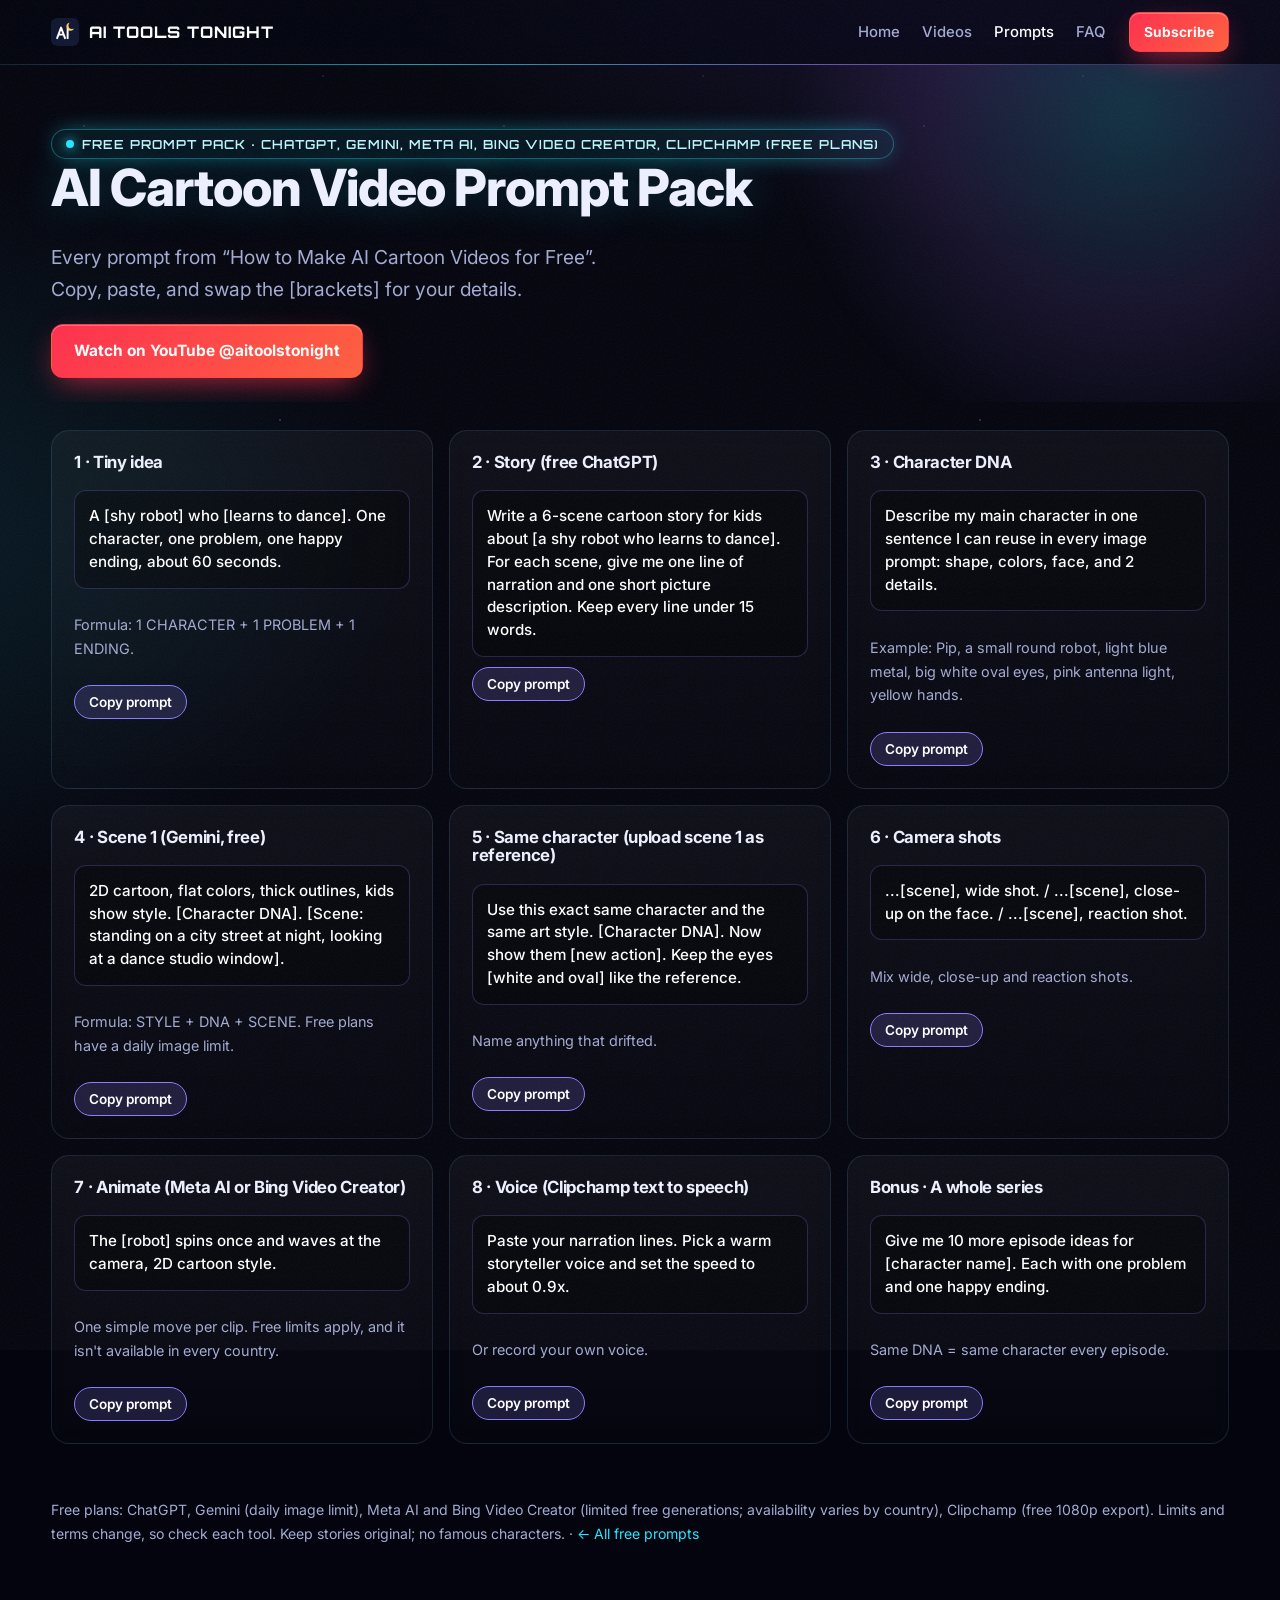
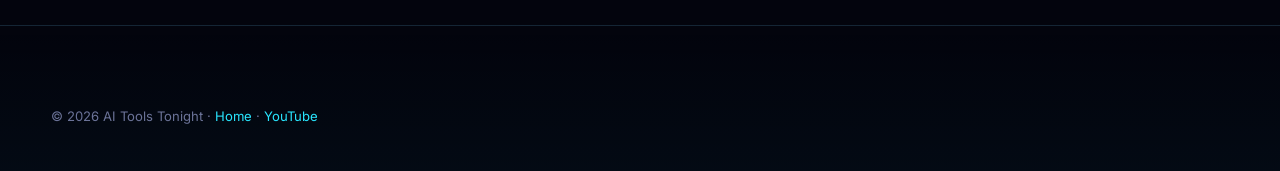
<file: prompts/ai-cartoon-videos/index.html>
<!doctype html><html lang="en"><head><meta charset="utf-8"><meta name="viewport" content="width=device-width,initial-scale=1">
<title>AI Cartoon Video Prompt Pack | AI Tools Tonight</title>
<meta name="description" content="Every prompt from “How to Make AI Cartoon Videos for Free”. Free copy-and-paste prompts.">
<meta name="theme-color" content="#07091a"><link rel="canonical" href="https://aitoolstonight.com/prompts/ai-cartoon-videos/"><link rel="icon" href="/assets/logo.svg">
<meta property="og:title" content="AI Cartoon Video Prompt Pack"><meta property="og:image" content="https://aitoolstonight.com/assets/hero.jpg">
<link rel="preconnect" href="https://fonts.googleapis.com"><link rel="preconnect" href="https://fonts.gstatic.com" crossorigin>
<link href="https://fonts.googleapis.com/css2?family=Inter:wght@400;500;600;700;800&family=Orbitron:wght@600;800&display=swap" rel="stylesheet">
<link rel="stylesheet" href="/assets/style.css">
<style>.ph{padding:64px 0 24px;position:relative;overflow:hidden}.ph h1{font-size:clamp(2rem,4.6vw,3.2rem)}
.grid{display:grid;grid-template-columns:repeat(auto-fill,minmax(320px,1fr));gap:16px;padding:28px 0 40px}
.pc{display:flex;flex-direction:column;gap:10px;padding:22px;border-radius:18px;background:linear-gradient(180deg,rgba(255,255,255,.045),rgba(255,255,255,.01));border:1px solid var(--line)}
.pc h3{font-size:1.05rem}.pc pre{white-space:pre-wrap;font:500 .95rem/1.5 Inter,sans-serif;background:rgba(0,0,0,.35);border:1px solid rgba(139,124,255,.25);border-radius:12px;padding:14px;color:#fff;margin:0}
.pc .tip{color:var(--mu);font-size:.9rem}.cp{align-self:flex-start;font:600 .85rem Inter,sans-serif;padding:8px 14px;border-radius:99px;border:1px solid var(--ac);background:rgba(139,124,255,.18);color:#fff;cursor:pointer}
.note{color:var(--mu);font-size:.88rem;padding-bottom:40px}</style></head><body><div class="grain" aria-hidden="true"></div><div class="stars" aria-hidden="true"></div>
<a class="skip" href="#p">Skip to prompts</a>
<header class="nav"><div class="wrap navin">
<a class="brand" href="/"><img src="/assets/logo.svg" alt="" width="28" height="28">AI Tools Tonight</a>
<nav id="menu" aria-label="Main"><a href="/">Home</a><a href="/#videos">Videos</a><a href="/prompts/" aria-current="page" style="color:#fff">Prompts</a><a href="/#faq">FAQ</a></nav>
<div class="navr"><a class="btn red sm" href="https://www.youtube.com/@aitoolstonight?sub_confirmation=1" target="_blank" rel="noopener">Subscribe</a>
<button class="burger" aria-label="Open menu" aria-expanded="false" aria-controls="menu"><span></span><span></span></button></div></div></header>
<main id="p"><section class="ph"><div class="glow"></div><div class="wrap" style="position:relative"><span class="pill"><i></i>Free prompt pack · ChatGPT, Gemini, Meta AI, Bing Video Creator, Clipchamp (free plans)</span><h1>AI Cartoon Video Prompt Pack</h1><p class="lead">Every prompt from “How to Make AI Cartoon Videos for Free”. Copy, paste, and swap the [brackets] for your details.</p><a class="btn red" href="https://www.youtube.com/@aitoolstonight?sub_confirmation=1" target="_blank" rel="noopener">Watch on YouTube @aitoolstonight</a></div></section><div class="wrap"><div class="grid"><article class="pc"><h3>1 · Tiny idea</h3><pre>A [shy robot] who [learns to dance]. One character, one problem, one happy ending, about 60 seconds.</pre><p class="tip">Formula: 1 CHARACTER + 1 PROBLEM + 1 ENDING.</p><button class="cp" type="button">Copy prompt</button></article><article class="pc"><h3>2 · Story (free ChatGPT)</h3><pre>Write a 6-scene cartoon story for kids about [a shy robot who learns to dance]. For each scene, give me one line of narration and one short picture description. Keep every line under 15 words.</pre><button class="cp" type="button">Copy prompt</button></article><article class="pc"><h3>3 · Character DNA</h3><pre>Describe my main character in one sentence I can reuse in every image prompt: shape, colors, face, and 2 details.</pre><p class="tip">Example: Pip, a small round robot, light blue metal, big white oval eyes, pink antenna light, yellow hands.</p><button class="cp" type="button">Copy prompt</button></article><article class="pc"><h3>4 · Scene 1 (Gemini, free)</h3><pre>2D cartoon, flat colors, thick outlines, kids show style. [Character DNA]. [Scene: standing on a city street at night, looking at a dance studio window].</pre><p class="tip">Formula: STYLE + DNA + SCENE. Free plans have a daily image limit.</p><button class="cp" type="button">Copy prompt</button></article><article class="pc"><h3>5 · Same character (upload scene 1 as reference)</h3><pre>Use this exact same character and the same art style. [Character DNA]. Now show them [new action]. Keep the eyes [white and oval] like the reference.</pre><p class="tip">Name anything that drifted.</p><button class="cp" type="button">Copy prompt</button></article><article class="pc"><h3>6 · Camera shots</h3><pre>...[scene], wide shot. / ...[scene], close-up on the face. / ...[scene], reaction shot.</pre><p class="tip">Mix wide, close-up and reaction shots.</p><button class="cp" type="button">Copy prompt</button></article><article class="pc"><h3>7 · Animate (Meta AI or Bing Video Creator)</h3><pre>The [robot] spins once and waves at the camera, 2D cartoon style.</pre><p class="tip">One simple move per clip. Free limits apply, and it isn&#x27;t available in every country.</p><button class="cp" type="button">Copy prompt</button></article><article class="pc"><h3>8 · Voice (Clipchamp text to speech)</h3><pre>Paste your narration lines. Pick a warm storyteller voice and set the speed to about 0.9x.</pre><p class="tip">Or record your own voice.</p><button class="cp" type="button">Copy prompt</button></article><article class="pc"><h3>Bonus · A whole series</h3><pre>Give me 10 more episode ideas for [character name]. Each with one problem and one happy ending.</pre><p class="tip">Same DNA = same character every episode.</p><button class="cp" type="button">Copy prompt</button></article></div><p class="note">Free plans: ChatGPT, Gemini (daily image limit), Meta AI and Bing Video Creator (limited free generations; availability varies by country), Clipchamp (free 1080p export). Limits and terms change, so check each tool. Keep stories original; no famous characters. · <a href="/prompts/">← All free prompts</a></p></div></main><script>document.querySelectorAll('.cp').forEach(b=>b.onclick=()=>{navigator.clipboard.writeText(b.parentNode.querySelector('pre').innerText);b.textContent='Copied!';setTimeout(()=>b.textContent='Copy prompt',1500)})</script><footer><div class="wrap"><p class="legal">© 2026 AI Tools Tonight · <a href="/">Home</a> · <a href="https://www.youtube.com/@aitoolstonight" target="_blank" rel="noopener">YouTube</a></p></div></footer>
<script>
const P=[{"c": "writing", "t": "Make it sound like you", "u": "ChatGPT free \u00b7 Gemini \u00b7 Copilot \u00b7 Claude free", "p": "Here are 3 short samples of my writing: [paste samples]. Describe my style in 5 bullet points (sentence length, word choice, tone). Then rewrite this draft in that same style: [paste draft]. Keep my meaning, cut filler, and don't add words I would never use.", "tip": "Showing real samples beats asking it to \"sound human\".", "src": "https://ai.google.dev/gemini-api/docs/prompting-strategies"}, {"c": "writing", "t": "Tighten any paragraph", "u": "ChatGPT free \u00b7 Gemini \u00b7 Copilot \u00b7 Claude free", "p": "Edit this text to be 30% shorter without losing any key point: [paste text]. Use plain words, active voice and short sentences. Show the new version, then list the 3 biggest cuts you made.", "tip": "Fill the [brackets] with real details; specifics beat generic.", "src": null}, {"c": "writing", "t": "Blog post outline", "u": "ChatGPT free \u00b7 Gemini \u00b7 Copilot \u00b7 Claude free", "p": "I'm writing a blog post for [audience] about [topic]. The goal is for readers to [goal]. Give me a working title, a one-sentence hook, and an outline of 5-7 sections with 2-3 bullet points each. End with a call to action.", "tip": "Name the reader. It changes everything about the result.", "src": null}, {"c": "writing", "t": "Headline generator", "u": "ChatGPT free \u00b7 Gemini \u00b7 Copilot \u00b7 Claude free", "p": "Write 10 headlines for an article about [topic] for [audience]. Mix styles: 3 how-to, 3 numbered lists, 2 questions, 2 bold claims. Keep each under 12 words and avoid clickbait that the article can't deliver.", "tip": "Fill the [brackets] with real details; specifics beat generic.", "src": null}, {"c": "writing", "t": "Explain it to a 10-year-old", "u": "ChatGPT free \u00b7 Gemini \u00b7 Copilot \u00b7 Claude free", "p": "Explain [topic] so a curious 10-year-old would understand it. Use one everyday comparison, keep it under 150 words, and end with one fun fact.", "tip": "Fill the [brackets] with real details; specifics beat generic.", "src": null}, {"c": "writing", "t": "Story starter", "u": "ChatGPT free \u00b7 Gemini \u00b7 Copilot \u00b7 Claude free", "p": "Write the opening 200 words of a family-friendly [genre] story set in [place]. The main character is [character] who wants [goal] but [obstacle]. End on a moment that makes the reader want more.", "tip": "Fill the [brackets] with real details; specifics beat generic.", "src": null}, {"c": "writing", "t": "Proofread with reasons", "u": "ChatGPT free \u00b7 Gemini \u00b7 Copilot \u00b7 Claude free", "p": "Proofread this text: [paste text]. Fix spelling, grammar and punctuation only; don't change my style. Show the corrected text, then a short table of each change and why.", "tip": "Fill the [brackets] with real details; specifics beat generic.", "src": null}, {"c": "work", "t": "Email that gets a reply", "u": "ChatGPT free \u00b7 Gemini \u00b7 Copilot \u00b7 Claude free", "p": "Write a short email to [person/role] asking for [request]. Context: [1-2 lines]. Keep it under 120 words, put the ask in the first two sentences, give a clear deadline of [date], and make it friendly but direct. Give me 2 subject line options.", "tip": "The ask goes up top. Busy people stop reading early.", "src": null}, {"c": "work", "t": "Polite \"no\" email", "u": "ChatGPT free \u00b7 Gemini \u00b7 Copilot \u00b7 Claude free", "p": "Help me decline [request] from [person] politely. I want to keep a good relationship and, if possible, offer [alternative]. Write it in under 100 words and give me a warmer and a firmer version.", "tip": "Paste the real text in; the AI can't fix what it can't see.", "src": null}, {"c": "work", "t": "Meeting notes to action items", "u": "ChatGPT free \u00b7 Gemini \u00b7 Copilot \u00b7 Claude free", "p": "Here are my messy meeting notes: [paste notes]. Turn them into: 1) a 3-sentence summary, 2) decisions made, 3) a table of action items with owner and due date, 4) open questions. Mark anything unclear as [unclear] instead of guessing.", "tip": "Telling it not to guess cuts made-up details.", "src": "https://docs.anthropic.com/en/docs/build-with-claude/prompt-engineering/overview"}, {"c": "work", "t": "Reply to a tough email", "u": "ChatGPT free \u00b7 Gemini \u00b7 Copilot \u00b7 Claude free", "p": "Here is an email I received: [paste]. I feel [how you feel] and I want to [goal]. Draft a calm, professional reply under 150 words. Then tell me if anything in my draft could be misread.", "tip": "Paste the real text in; the AI can't fix what it can't see.", "src": null}, {"c": "work", "t": "Weekly plan", "u": "ChatGPT free \u00b7 Gemini \u00b7 Copilot \u00b7 Claude free", "p": "Here's my to-do list for the week: [paste list]. My fixed commitments are [meetings/times]. Sort tasks by urgency and impact, then build a day-by-day plan with no more than 3 big tasks per day. Flag anything I should delegate or drop.", "tip": "Paste the real text in; the AI can't fix what it can't see.", "src": null}, {"c": "work", "t": "Resume bullet upgrade", "u": "ChatGPT free \u00b7 Gemini \u00b7 Copilot \u00b7 Claude free", "p": "Rewrite these resume bullets for a [job title] role: [paste bullets]. Start each with a strong verb, add a measurable result where I give numbers, and keep each under 20 words. Don't invent numbers; write [add number] where one would help.", "tip": "Paste the real text in; the AI can't fix what it can't see.", "src": null}, {"c": "work", "t": "Interview practice", "u": "ChatGPT free \u00b7 Gemini \u00b7 Copilot \u00b7 Claude free", "p": "Act as an interviewer for a [job title] position at a [type of company]. Ask me one question at a time, wait for my answer, then give a score out of 10 and one tip to improve. Start with an easy question and get harder.", "tip": "One question at a time keeps it a real practice session.", "src": null}, {"c": "work", "t": "Cover letter starter", "u": "ChatGPT free \u00b7 Gemini \u00b7 Copilot \u00b7 Claude free", "p": "Here's the job post: [paste]. Here's my background: [paste or summarize]. Write a 250-word cover letter that connects my top 3 matching strengths to their needs. Sound confident, not desperate, and skip clich\u00e9s like \"I am writing to apply\".", "tip": "Paste the real text in; the AI can't fix what it can't see.", "src": null}, {"c": "study", "t": "Teach me step by step", "u": "ChatGPT free \u00b7 Gemini \u00b7 Copilot \u00b7 Claude free", "p": "I want to learn [topic]. I'm a beginner. Teach me in 5 small lessons. After each lesson, ask me one question to check I understood, and wait for my answer before moving on.", "tip": "Use it to check your understanding, not to skip learning.", "src": null}, {"c": "study", "t": "Quiz me", "u": "ChatGPT free \u00b7 Gemini \u00b7 Copilot \u00b7 Claude free", "p": "Make a 10-question quiz on [topic/chapter] at [grade level]. Mix multiple choice and short answer. Don't show the answers until I reply \"answers\", then explain each one in one sentence.", "tip": "Use it to check your understanding, not to skip learning.", "src": null}, {"c": "study", "t": "Flashcards from notes", "u": "ChatGPT free \u00b7 Gemini \u00b7 Copilot \u00b7 Claude free", "p": "Turn these notes into 15 flashcards: [paste notes]. Format as a table with Front (question) and Back (short answer). Focus on facts most likely to be on a test.", "tip": "Use it to check your understanding, not to skip learning.", "src": null}, {"c": "study", "t": "Feynman check", "u": "ChatGPT free \u00b7 Gemini \u00b7 Copilot \u00b7 Claude free", "p": "Here is my explanation of [concept]: [your explanation]. Point out what I got wrong or left out, then give me a better version in simple words. Be honest but encouraging.", "tip": "Explaining it back is the fastest way to find gaps.", "src": null}, {"c": "study", "t": "Study schedule", "u": "ChatGPT free \u00b7 Gemini \u00b7 Copilot \u00b7 Claude free", "p": "I have a [subject] test on [date] and can study [hours] per day. Topics: [list]. Make a day-by-day plan that reviews hard topics more often and leaves the last day for practice tests.", "tip": "Use it to check your understanding, not to skip learning.", "src": null}, {"c": "study", "t": "Summarize a long article", "u": "ChatGPT free \u00b7 Gemini \u00b7 Copilot \u00b7 Claude free", "p": "Summarize this article for a busy reader: [paste text or link]. Give me a one-line takeaway, 5 key points, and 2 things the author might be leaving out.", "tip": "Use it to check your understanding, not to skip learning.", "src": null}, {"c": "study", "t": "Check the math", "u": "ChatGPT free \u00b7 Gemini \u00b7 Copilot \u00b7 Claude free", "p": "Solve this problem: [problem]. Work through it step by step, then check your answer a second, different way. If the two answers disagree, find the mistake.", "tip": "Asking for a second method catches confident wrong answers.", "src": "https://www.reddit.com/r/PromptEngineering/comments/1q8wwov/the_ai_prompting_tricks_that_actually_matter_in/"}, {"c": "coding", "t": "Explain this code", "u": "ChatGPT free \u00b7 Gemini \u00b7 Copilot \u00b7 Claude free", "p": "Explain what this code does, line by line, for someone new to [language]: [paste code]. Then list any bugs or risky parts you notice.", "tip": "Always run and test the code before you trust it.", "src": null}, {"c": "coding", "t": "Fix my error", "u": "ChatGPT free \u00b7 Gemini \u00b7 Copilot \u00b7 Claude free", "p": "I'm getting this error: [paste error]. Here's the code: [paste code]. I'm using [language/version]. Explain the cause in plain English, then show the fixed code with the changed lines marked.", "tip": "Always run and test the code before you trust it.", "src": null}, {"c": "coding", "t": "Build a small script", "u": "ChatGPT free \u00b7 Gemini \u00b7 Copilot \u00b7 Claude free", "p": "Write a [language] script that [what it should do]. Inputs: [inputs]. Output: [output]. Keep it under 60 lines, add short comments, and include an example of how to run it.", "tip": "Always run and test the code before you trust it.", "src": null}, {"c": "coding", "t": "Spreadsheet formula helper", "u": "ChatGPT free \u00b7 Gemini \u00b7 Copilot \u00b7 Claude free", "p": "In [Google Sheets/Excel], my data has columns [describe columns]. I want a formula that [goal]. Give me the formula, explain each part, and show what it returns for a sample row.", "tip": "Always run and test the code before you trust it.", "src": null}, {"c": "coding", "t": "Write the tests first", "u": "ChatGPT free \u00b7 Gemini \u00b7 Copilot \u00b7 Claude free", "p": "Here's a function: [paste code]. Write unit tests in [test framework] that cover normal cases, edge cases (empty, very large, wrong type) and one failure case. Explain what each test checks.", "tip": "Always run and test the code before you trust it.", "src": null}, {"c": "coding", "t": "Code review", "u": "ChatGPT free \u00b7 Gemini \u00b7 Copilot \u00b7 Claude free", "p": "Review this code like a senior developer: [paste code]. List the 3 most important problems (bugs, security, readability) in order of importance, with a fix for each. Skip nitpicks.", "tip": "\"Top 3\" keeps the feedback focused.", "src": "https://www.reddit.com/r/PromptEngineering/comments/1sqwfr8/i_ran_ab_tests_on_120_prompt_patterns_across_5000/"}, {"c": "coding", "t": "Build a simple web page", "u": "ChatGPT free \u00b7 Gemini \u00b7 Copilot \u00b7 Claude free", "p": "Create a single HTML file with inline CSS and JavaScript for a [type of page, e.g. tip calculator]. It should be mobile friendly, use a dark theme, and need no external libraries. Return only the full code.", "tip": "Always run and test the code before you trust it.", "src": null}, {"c": "images", "t": "Cinematic photo prompt", "u": "ChatGPT free \u00b7 Gemini \u00b7 Copilot (Designer)", "p": "Create an image: [subject] in [setting], [time of day] lighting, shot on a 35mm lens, shallow depth of field, cinematic color grading, high detail, 16:9.", "tip": "Lighting + lens + mood words do most of the work.", "src": null}, {"c": "images", "t": "Futuristic product shot", "u": "ChatGPT free \u00b7 Gemini \u00b7 Copilot (Designer)", "p": "Create a product photo of [product] floating above a glossy black surface, neon [color] rim light, soft reflections, futuristic studio, clean background, ultra-detailed.", "tip": "Change one word at a time to see what it controls.", "src": null}, {"c": "images", "t": "Logo ideas", "u": "ChatGPT free \u00b7 Gemini \u00b7 Copilot (Designer)", "p": "Design 4 simple logo concepts for a brand called [name] that does [what it does]. Flat vector style, [2 colors], works at small sizes, no text other than the name.", "tip": "Change one word at a time to see what it controls.", "src": null}, {"c": "images", "t": "Describe then draw", "u": "ChatGPT free \u00b7 Gemini \u00b7 Copilot \u00b7 Claude free", "p": "I want an image of [rough idea]. First ask me 3 questions about style, mood and composition. Then write one detailed image prompt from my answers that I can paste into an image generator.", "tip": "Change one word at a time to see what it controls.", "src": "https://www.reddit.com/r/PromptEngineering/comments/1q8wwov/the_ai_prompting_tricks_that_actually_matter_in/"}, {"c": "images", "t": "Coloring page for kids", "u": "ChatGPT free \u00b7 Gemini \u00b7 Copilot (Designer)", "p": "Create a black-and-white coloring page of [subject] for kids aged [age]. Thick clean outlines, no shading, simple background, plenty of space to color.", "tip": "Change one word at a time to see what it controls.", "src": null}, {"c": "images", "t": "Consistent character sheet", "u": "ChatGPT free \u00b7 Gemini \u00b7 Copilot (Designer)", "p": "Create a character reference sheet of [character description]: front, side and back view, same outfit and colors in every view, plain white background, friendly cartoon style.", "tip": "Change one word at a time to see what it controls.", "src": null}, {"c": "images", "t": "Thumbnail concept", "u": "ChatGPT free \u00b7 Gemini \u00b7 Copilot (Designer)", "p": "Create a YouTube thumbnail background for a video about [topic]: one bold focal object, high contrast, [color] neon glow, empty space on the left for big text, 16:9.", "tip": "Leave room for text; add the words yourself in a free editor.", "src": null}, {"c": "video", "t": "Video idea brainstorm", "u": "ChatGPT free \u00b7 Gemini \u00b7 Copilot \u00b7 Claude free", "p": "I run a YouTube channel about [niche] for [audience]. Give me 15 video ideas people are actively searching for. For each, add a title under 60 characters and the main question it answers.", "tip": "Make it your own: add your own example or story.", "src": null}, {"c": "video", "t": "Hook writer", "u": "ChatGPT free \u00b7 Gemini \u00b7 Copilot \u00b7 Claude free", "p": "Write 5 different opening hooks (under 15 seconds each when spoken) for a video titled [title]. Use these angles: a surprising fact, a question, a quick result preview, a common mistake, and a bold promise you can actually keep.", "tip": "Make it your own: add your own example or story.", "src": null}, {"c": "video", "t": "Full video script", "u": "ChatGPT free \u00b7 Gemini \u00b7 Copilot \u00b7 Claude free", "p": "Write a [length]-minute YouTube script about [topic] for [audience]. Structure: hook, quick promise, 3-5 steps with a real example each, recap, call to action. Mark where B-roll or on-screen text should go in [brackets].", "tip": "Make it your own: add your own example or story.", "src": null}, {"c": "video", "t": "Shorts script from a long video", "u": "ChatGPT free \u00b7 Gemini \u00b7 Copilot \u00b7 Claude free", "p": "Here's my long video script: [paste]. Pull out 3 YouTube Shorts ideas. For each, write a 30-45 second script with a hook in the first line, one clear tip, and an ending that points to the full video.", "tip": "Make it your own: add your own example or story.", "src": null}, {"c": "video", "t": "SEO title + description", "u": "ChatGPT free \u00b7 Gemini \u00b7 Copilot \u00b7 Claude free", "p": "My video is about [topic] and covers [key points]. Write 5 title options under 60 characters, a 150-word description with the main keyword in the first sentence, 10 tags, and 3 chapter timestamps placeholders.", "tip": "Make it your own: add your own example or story.", "src": null}, {"c": "video", "t": "Comment reply helper", "u": "ChatGPT free \u00b7 Gemini \u00b7 Copilot \u00b7 Claude free", "p": "Here are comments on my video: [paste comments]. Write a short, friendly reply to each that adds value or asks a follow-up question. Skip any that are spam.", "tip": "Make it your own: add your own example or story.", "src": null}, {"c": "video", "t": "AI video clip prompt", "u": "ChatGPT free \u00b7 Gemini \u00b7 Copilot \u00b7 Claude free", "p": "Write a text-to-video prompt for a [5-8] second clip: [scene idea]. Include camera move, subject action, lighting, mood and style in one paragraph under 60 words.", "tip": "Describe one camera move per clip; more gets messy.", "src": null}, {"c": "business", "t": "Business idea pressure test", "u": "ChatGPT free \u00b7 Gemini \u00b7 Copilot \u00b7 Claude free", "p": "Here's my business idea: [idea]. First tell me if the idea rests on a shaky assumption. Then list the 3 biggest risks, who the first 10 customers might be, and the cheapest way to test it this week.", "tip": "Asking about weak assumptions first gives sharper feedback.", "src": "https://www.reddit.com/r/PromptEngineering/comments/1sqwfr8/i_ran_ab_tests_on_120_prompt_patterns_across_5000/"}, {"c": "business", "t": "Customer persona", "u": "ChatGPT free \u00b7 Gemini \u00b7 Copilot \u00b7 Claude free", "p": "Create a customer persona for [product/service]: who they are, their top 3 problems, what they've already tried, where they spend time online, and the words they'd use to describe their problem.", "tip": "Double-check any numbers or facts before you publish.", "src": null}, {"c": "business", "t": "Product description", "u": "ChatGPT free \u00b7 Gemini \u00b7 Copilot \u00b7 Claude free", "p": "Write a product description for [product] aimed at [customer]. Lead with the main benefit, then 3 bullet features with a benefit each, then one line that handles the biggest doubt. Under 120 words.", "tip": "Double-check any numbers or facts before you publish.", "src": null}, {"c": "business", "t": "Social post batch", "u": "ChatGPT free \u00b7 Gemini \u00b7 Copilot \u00b7 Claude free", "p": "Write 7 social media posts for [business] on [platform] to promote [offer]. Mix: 2 tips, 2 behind-the-scenes, 1 customer story placeholder, 1 question, 1 direct offer. Keep each under 50 words.", "tip": "Double-check any numbers or facts before you publish.", "src": null}, {"c": "business", "t": "Pricing ideas", "u": "ChatGPT free \u00b7 Gemini \u00b7 Copilot \u00b7 Claude free", "p": "I sell [product/service] to [customer]. My costs are about [cost] and competitors charge [range]. Suggest 3 pricing options (e.g. basic, standard, premium) with what's included in each and why.", "tip": "Double-check any numbers or facts before you publish.", "src": null}, {"c": "business", "t": "SWOT in a table", "u": "ChatGPT free \u00b7 Gemini \u00b7 Copilot \u00b7 Claude free", "p": "Do a SWOT analysis for [business/idea] in [market]. Put it in a 2x2 table, 3-4 points each, then give the single most important next step.", "tip": "Double-check any numbers or facts before you publish.", "src": null}, {"c": "business", "t": "Friendly sales follow-up", "u": "ChatGPT free \u00b7 Gemini \u00b7 Copilot \u00b7 Claude free", "p": "Write a follow-up message to a lead who [what happened, e.g. asked for a quote and went quiet]. Keep it short, helpful, zero pressure, and include one easy yes/no question.", "tip": "Double-check any numbers or facts before you publish.", "src": null}, {"c": "life", "t": "Meal plan from my fridge", "u": "ChatGPT free \u00b7 Gemini \u00b7 Copilot \u00b7 Claude free", "p": "I have these ingredients: [list]. Suggest 3 easy dinners I can make with them (I can buy up to [number] extra items). Give each a cook time and simple steps.", "tip": "Add your real limits (budget, time, diet) for a better plan.", "src": null}, {"c": "life", "t": "Weekly meal plan + list", "u": "ChatGPT free \u00b7 Gemini \u00b7 Copilot \u00b7 Claude free", "p": "Plan 5 family dinners for [number] people, budget about [amount], with [dietary needs]. Then give me one grocery list grouped by store section.", "tip": "Add your real limits (budget, time, diet) for a better plan.", "src": null}, {"c": "life", "t": "Trip planner", "u": "ChatGPT free \u00b7 Gemini \u00b7 Copilot \u00b7 Claude free", "p": "Plan a [number]-day trip to [place] for [who's going] who like [interests], with a budget of [amount]. Give a day-by-day plan with morning, afternoon and evening, plus one rainy-day backup.", "tip": "Add your real limits (budget, time, diet) for a better plan.", "src": null}, {"c": "life", "t": "Budget helper", "u": "ChatGPT free \u00b7 Gemini \u00b7 Copilot \u00b7 Claude free", "p": "My monthly income is [amount] and my expenses are [list]. Sort them into needs, wants and savings, show the percentages, and suggest 3 realistic ways to save [amount] per month.", "tip": "Add your real limits (budget, time, diet) for a better plan.", "src": null}, {"c": "life", "t": "Gift ideas", "u": "ChatGPT free \u00b7 Gemini \u00b7 Copilot \u00b7 Claude free", "p": "Suggest 10 gift ideas for [person] who is [age] and loves [interests], budget [amount]. Mix things to buy, things to make, and experiences.", "tip": "Add your real limits (budget, time, diet) for a better plan.", "src": null}, {"c": "life", "t": "Decide between options", "u": "ChatGPT free \u00b7 Gemini \u00b7 Copilot \u00b7 Claude free", "p": "I'm choosing between [option A] and [option B]. What matters most to me: [priorities]. Compare them in a table against my priorities, then tell me which you'd pick and the one thing that would change your answer.", "tip": "Add your real limits (budget, time, diet) for a better plan.", "src": null}, {"c": "life", "t": "Kind message writer", "u": "ChatGPT free \u00b7 Gemini \u00b7 Copilot \u00b7 Claude free", "p": "Help me write a [birthday/thank-you/sympathy] message to [person], who [relationship and detail]. Make it warm and personal, about 60 words, and give me 2 versions.", "tip": "Add your real limits (budget, time, diet) for a better plan.", "src": null}, {"c": "techniques", "t": "Give it a specific role", "u": "ChatGPT free \u00b7 Gemini \u00b7 Copilot \u00b7 Claude free", "p": "You are a [specific expert, e.g. a high school chemistry teacher with 20 years of experience]. Your audience is [audience]. Task: [task]. Format: [format].", "tip": "A specific role beats \"you are a helpful assistant\".", "src": "https://docs.anthropic.com/en/docs/build-with-claude/prompt-engineering/overview"}, {"c": "techniques", "t": "Show examples (few-shot)", "u": "ChatGPT free \u00b7 Gemini \u00b7 Copilot \u00b7 Claude free", "p": "Here are 2 examples of what I want:\nExample 1: [input] -> [output]\nExample 2: [input] -> [output]\nNow do the same for: [new input]", "tip": "Examples teach format and tone faster than describing them.", "src": "https://ai.google.dev/gemini-api/docs/prompting-strategies"}, {"c": "techniques", "t": "Ask me questions first", "u": "ChatGPT free \u00b7 Gemini \u00b7 Copilot \u00b7 Claude free", "p": "I want help with [task]. Before you answer, ask me up to 5 questions you need to do this really well. Wait for my answers.", "tip": "Combine 2-3 techniques; stacking more rarely helps.", "src": "https://www.reddit.com/r/PromptEngineering/comments/1q8wwov/the_ai_prompting_tricks_that_actually_matter_in/"}, {"c": "techniques", "t": "Think step by step", "u": "ChatGPT free \u00b7 Gemini \u00b7 Copilot \u00b7 Claude free", "p": "[Your question]. Before answering, break the problem into 3-5 smaller questions, answer each one, then give your final answer in one short paragraph.", "tip": "Naming a number of sub-steps works better than \"think harder\".", "src": "https://www.reddit.com/r/PromptEngineering/comments/1sqwfr8/i_ran_ab_tests_on_120_prompt_patterns_across_5000/"}, {"c": "techniques", "t": "Set the format exactly", "u": "ChatGPT free \u00b7 Gemini \u00b7 Copilot \u00b7 Claude free", "p": "[Your task]. Format the answer as [e.g. a table with columns X, Y, Z / 5 bullet points under 15 words each]. Don't add an intro or outro.", "tip": "Combine 2-3 techniques; stacking more rarely helps.", "src": "https://www.reddit.com/r/PromptEngineering/comments/1tcv42c/i_tested_200_claude_prompts_here_are_the_6/"}, {"c": "techniques", "t": "Use clear sections", "u": "ChatGPT free \u00b7 Gemini \u00b7 Copilot \u00b7 Claude free", "p": "Use the text between the ### marks as your source and nothing else.\n###\n[paste text]\n###\nTask: [what to do with it]. If the answer isn't in the text, say \"not in the text\".", "tip": "Separating your source from your instructions avoids mix-ups.", "src": "https://platform.openai.com/docs/guides/prompt-engineering"}, {"c": "techniques", "t": "Critique and improve", "u": "ChatGPT free \u00b7 Gemini \u00b7 Copilot \u00b7 Claude free", "p": "[Your task]. After your answer, list 3 specific weaknesses a tough expert reviewer would point out, then give an improved final version that fixes them.", "tip": "Combine 2-3 techniques; stacking more rarely helps.", "src": "https://www.reddit.com/r/PromptEngineering/comments/1sqwfr8/i_ran_ab_tests_on_120_prompt_patterns_across_5000/"}, {"c": "techniques", "t": "Let it write the prompt", "u": "ChatGPT free \u00b7 Gemini \u00b7 Copilot \u00b7 Claude free", "p": "I want to get [desired result] from an AI chatbot. Write the best possible prompt for that, with a role, context, the exact task, output format, and 2-3 things to avoid. Use [brackets] for parts I should fill in.", "tip": "Combine 2-3 techniques; stacking more rarely helps.", "src": "https://www.reddit.com/r/PromptEngineering/comments/1tcv42c/i_tested_200_claude_prompts_here_are_the_6/"}, {"c": "techniques", "t": "Say what NOT to do", "u": "ChatGPT free \u00b7 Gemini \u00b7 Copilot \u00b7 Claude free", "p": "[Your task]. Rules: don't use jargon, don't exceed [number] words, don't use lists, and don't start with \"Sure\" or \"Great question\".", "tip": "\"Don'ts\" are very effective for controlling style.", "src": "https://www.reddit.com/r/PromptEngineering/comments/1sqwfr8/i_ran_ab_tests_on_120_prompt_patterns_across_5000/"}, {"c": "techniques", "t": "Give it the why", "u": "ChatGPT free \u00b7 Gemini \u00b7 Copilot \u00b7 Claude free", "p": "[Your task]. Context: this is for [who] and will be used to [purpose]. Success looks like [what good looks like].", "tip": "Explaining the purpose helps it make better choices.", "src": "https://docs.anthropic.com/en/docs/build-with-claude/prompt-engineering/overview"}, {"c": "techniques", "t": "Start the answer for it", "u": "ChatGPT free \u00b7 Gemini \u00b7 Copilot \u00b7 Claude free", "p": "[Your task]. Begin your answer exactly like this and continue:\n\"Here are the three main reasons:\n1.\"", "tip": "Combine 2-3 techniques; stacking more rarely helps.", "src": "https://www.reddit.com/r/PromptEngineering/comments/1q8wwov/the_ai_prompting_tricks_that_actually_matter_in/"}, {"c": "techniques", "t": "Iterate, don't restart", "u": "ChatGPT free \u00b7 Gemini \u00b7 Copilot \u00b7 Claude free", "p": "That's close. Keep everything the same except: [specific change]. Make it [shorter/more casual/more detailed] and keep the [part you liked].", "tip": "Small follow-up edits beat starting a new chat.", "src": "https://ai.google.dev/gemini-api/docs/prompting-strategies"}];
const N={all:"All",writing:"Writing",work:"Work & email",study:"Study",coding:"Coding",images:"Images",video:"Video & YouTube",business:"Business",life:"Everyday life",techniques:"Prompt techniques"};
let cat="all",q="";const L=document.getElementById("list"),C=document.getElementById("chips");
const esc=s=>s.replace(/[&<>"]/g,m=>({"&":"&amp;","<":"&lt;",">":"&gt;",'"':"&quot;"}[m]));
Object.keys(N).forEach(k=>{const b=document.createElement("button");b.className="chip"+(k=="all"?" on":"");b.textContent=N[k];b.onclick=()=>{cat=k;[...C.children].forEach(x=>x.classList.toggle("on",x==b));draw()};C.appendChild(b)});
function draw(){const f=P.filter(x=>(cat=="all"||x.c==cat)&&(!q||(x.t+" "+x.p+" "+x.tip+" "+N[x.c]).toLowerCase().includes(q)));
L.innerHTML=f.map(x=>`<article class="pc"><span class="cat">${N[x.c]}</span><h3>${esc(x.t)}</h3><p class="use">Use with: ${esc(x.u)}</p><pre>${esc(x.p).replace(/\[([^\]]+)\]/g,"<b>[$1]</b>")}</pre><p class="tip">💡 ${esc(x.tip)}${x.src?` <a href="${x.src}" target="_blank" rel="noopener">Technique source ↗</a>`:""}</p><button class="btn ghost sm cp" data-i="${P.indexOf(x)}">Copy prompt</button></article>`).join("");
document.getElementById("count").textContent=f.length+" of "+P.length+" prompts";document.getElementById("empty").hidden=f.length>0}
document.getElementById("q").oninput=e=>{q=e.target.value.trim().toLowerCase();draw()};
L.onclick=async e=>{const b=e.target.closest(".cp");if(!b)return;const t=P[b.dataset.i].p;try{await navigator.clipboard.writeText(t)}catch(_){const a=document.createElement("textarea");a.value=t;document.body.appendChild(a);a.select();document.execCommand("copy");a.remove()}b.textContent="Copied ✓";b.classList.add("done");setTimeout(()=>{b.textContent="Copy prompt";b.classList.remove("done")},1600)};
const bg=document.querySelector(".burger"),m=document.getElementById("menu");bg.onclick=()=>{const o=m.classList.toggle("open");bg.setAttribute("aria-expanded",o)};
draw();
</script></body></html>
</file>
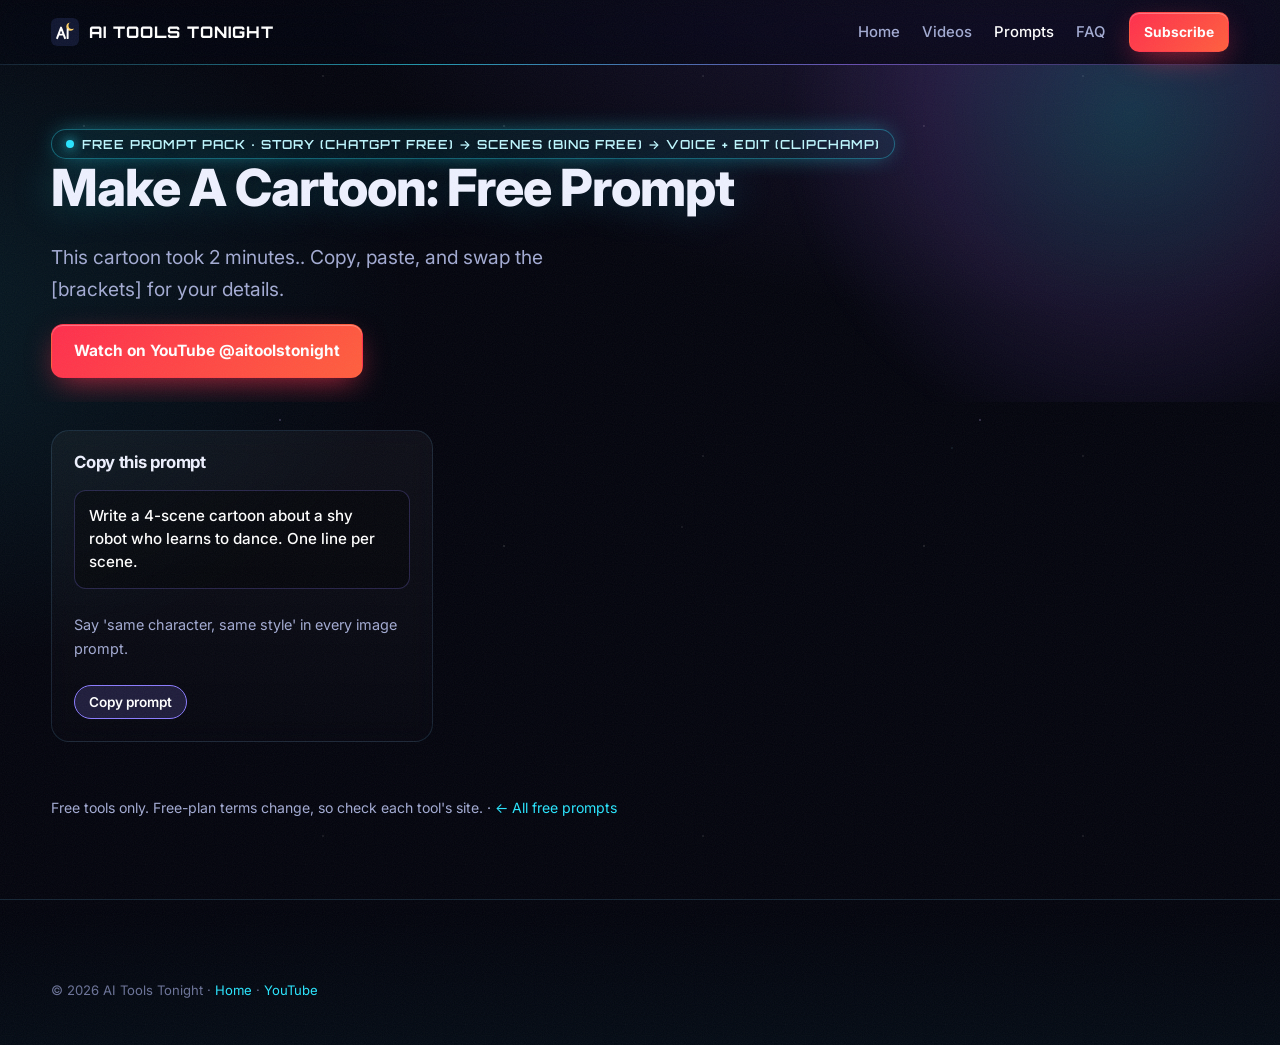
<file: prompts/ai-cartoon/index.html>
<!doctype html><html lang="en"><head><meta charset="utf-8"><meta name="viewport" content="width=device-width,initial-scale=1">
<title>Make A Cartoon: Free Prompt | AI Tools Tonight</title>
<meta name="description" content="This cartoon took 2 minutes.. Free copy-and-paste prompts.">
<meta name="theme-color" content="#07091a"><link rel="canonical" href="https://aitoolstonight.com/prompts/ai-cartoon/"><link rel="icon" href="/assets/logo.svg">
<meta property="og:title" content="Make A Cartoon: Free Prompt"><meta property="og:image" content="https://aitoolstonight.com/assets/hero.jpg">
<link rel="preconnect" href="https://fonts.googleapis.com"><link rel="preconnect" href="https://fonts.gstatic.com" crossorigin>
<link href="https://fonts.googleapis.com/css2?family=Inter:wght@400;500;600;700;800&family=Orbitron:wght@600;800&display=swap" rel="stylesheet">
<link rel="stylesheet" href="/assets/style.css">
<style>.ph{padding:64px 0 24px;position:relative;overflow:hidden}.ph h1{font-size:clamp(2rem,4.6vw,3.2rem)}
.grid{display:grid;grid-template-columns:repeat(auto-fill,minmax(320px,1fr));gap:16px;padding:28px 0 40px}
.pc{display:flex;flex-direction:column;gap:10px;padding:22px;border-radius:18px;background:linear-gradient(180deg,rgba(255,255,255,.045),rgba(255,255,255,.01));border:1px solid var(--line)}
.pc h3{font-size:1.05rem}.pc pre{white-space:pre-wrap;font:500 .95rem/1.5 Inter,sans-serif;background:rgba(0,0,0,.35);border:1px solid rgba(139,124,255,.25);border-radius:12px;padding:14px;color:#fff;margin:0}
.pc .tip{color:var(--mu);font-size:.9rem}.cp{align-self:flex-start;font:600 .85rem Inter,sans-serif;padding:8px 14px;border-radius:99px;border:1px solid var(--ac);background:rgba(139,124,255,.18);color:#fff;cursor:pointer}
.note{color:var(--mu);font-size:.88rem;padding-bottom:40px}</style></head><body><div class="grain" aria-hidden="true"></div><div class="stars" aria-hidden="true"></div>
<a class="skip" href="#p">Skip to prompts</a>
<header class="nav"><div class="wrap navin">
<a class="brand" href="/"><img src="/assets/logo.svg" alt="" width="28" height="28">AI Tools Tonight</a>
<nav id="menu" aria-label="Main"><a href="/">Home</a><a href="/#videos">Videos</a><a href="/prompts/" aria-current="page" style="color:#fff">Prompts</a><a href="/#faq">FAQ</a></nav>
<div class="navr"><a class="btn red sm" href="https://www.youtube.com/@aitoolstonight?sub_confirmation=1" target="_blank" rel="noopener">Subscribe</a>
<button class="burger" aria-label="Open menu" aria-expanded="false" aria-controls="menu"><span></span><span></span></button></div></div></header>
<main id="p"><section class="ph"><div class="glow"></div><div class="wrap" style="position:relative"><span class="pill"><i></i>Free prompt pack · Story (ChatGPT free) → Scenes (Bing free) → Voice + edit (Clipchamp)</span><h1>Make A Cartoon: Free Prompt</h1><p class="lead">This cartoon took 2 minutes.. Copy, paste, and swap the [brackets] for your details.</p><a class="btn red" href="https://www.youtube.com/@aitoolstonight?sub_confirmation=1" target="_blank" rel="noopener">Watch on YouTube @aitoolstonight</a></div></section><div class="wrap"><div class="grid"><article class="pc"><h3>Copy this prompt</h3><pre>Write a 4-scene cartoon about a shy robot who learns to dance. One line per scene.</pre><p class="tip">Say &#x27;same character, same style&#x27; in every image prompt.</p><button class="cp" type="button">Copy prompt</button></article></div><p class="note">Free tools only. Free-plan terms change, so check each tool&#x27;s site. · <a href="/prompts/">← All free prompts</a></p></div></main><script>document.querySelectorAll('.cp').forEach(b=>b.onclick=()=>{navigator.clipboard.writeText(b.parentNode.querySelector('pre').innerText);b.textContent='Copied!';setTimeout(()=>b.textContent='Copy prompt',1500)})</script><footer><div class="wrap"><p class="legal">© 2026 AI Tools Tonight · <a href="/">Home</a> · <a href="https://www.youtube.com/@aitoolstonight" target="_blank" rel="noopener">YouTube</a></p></div></footer>
<script>
const P=[{"c": "writing", "t": "Make it sound like you", "u": "ChatGPT free \u00b7 Gemini \u00b7 Copilot \u00b7 Claude free", "p": "Here are 3 short samples of my writing: [paste samples]. Describe my style in 5 bullet points (sentence length, word choice, tone). Then rewrite this draft in that same style: [paste draft]. Keep my meaning, cut filler, and don't add words I would never use.", "tip": "Showing real samples beats asking it to \"sound human\".", "src": "https://ai.google.dev/gemini-api/docs/prompting-strategies"}, {"c": "writing", "t": "Tighten any paragraph", "u": "ChatGPT free \u00b7 Gemini \u00b7 Copilot \u00b7 Claude free", "p": "Edit this text to be 30% shorter without losing any key point: [paste text]. Use plain words, active voice and short sentences. Show the new version, then list the 3 biggest cuts you made.", "tip": "Fill the [brackets] with real details; specifics beat generic.", "src": null}, {"c": "writing", "t": "Blog post outline", "u": "ChatGPT free \u00b7 Gemini \u00b7 Copilot \u00b7 Claude free", "p": "I'm writing a blog post for [audience] about [topic]. The goal is for readers to [goal]. Give me a working title, a one-sentence hook, and an outline of 5-7 sections with 2-3 bullet points each. End with a call to action.", "tip": "Name the reader. It changes everything about the result.", "src": null}, {"c": "writing", "t": "Headline generator", "u": "ChatGPT free \u00b7 Gemini \u00b7 Copilot \u00b7 Claude free", "p": "Write 10 headlines for an article about [topic] for [audience]. Mix styles: 3 how-to, 3 numbered lists, 2 questions, 2 bold claims. Keep each under 12 words and avoid clickbait that the article can't deliver.", "tip": "Fill the [brackets] with real details; specifics beat generic.", "src": null}, {"c": "writing", "t": "Explain it to a 10-year-old", "u": "ChatGPT free \u00b7 Gemini \u00b7 Copilot \u00b7 Claude free", "p": "Explain [topic] so a curious 10-year-old would understand it. Use one everyday comparison, keep it under 150 words, and end with one fun fact.", "tip": "Fill the [brackets] with real details; specifics beat generic.", "src": null}, {"c": "writing", "t": "Story starter", "u": "ChatGPT free \u00b7 Gemini \u00b7 Copilot \u00b7 Claude free", "p": "Write the opening 200 words of a family-friendly [genre] story set in [place]. The main character is [character] who wants [goal] but [obstacle]. End on a moment that makes the reader want more.", "tip": "Fill the [brackets] with real details; specifics beat generic.", "src": null}, {"c": "writing", "t": "Proofread with reasons", "u": "ChatGPT free \u00b7 Gemini \u00b7 Copilot \u00b7 Claude free", "p": "Proofread this text: [paste text]. Fix spelling, grammar and punctuation only; don't change my style. Show the corrected text, then a short table of each change and why.", "tip": "Fill the [brackets] with real details; specifics beat generic.", "src": null}, {"c": "work", "t": "Email that gets a reply", "u": "ChatGPT free \u00b7 Gemini \u00b7 Copilot \u00b7 Claude free", "p": "Write a short email to [person/role] asking for [request]. Context: [1-2 lines]. Keep it under 120 words, put the ask in the first two sentences, give a clear deadline of [date], and make it friendly but direct. Give me 2 subject line options.", "tip": "The ask goes up top. Busy people stop reading early.", "src": null}, {"c": "work", "t": "Polite \"no\" email", "u": "ChatGPT free \u00b7 Gemini \u00b7 Copilot \u00b7 Claude free", "p": "Help me decline [request] from [person] politely. I want to keep a good relationship and, if possible, offer [alternative]. Write it in under 100 words and give me a warmer and a firmer version.", "tip": "Paste the real text in; the AI can't fix what it can't see.", "src": null}, {"c": "work", "t": "Meeting notes to action items", "u": "ChatGPT free \u00b7 Gemini \u00b7 Copilot \u00b7 Claude free", "p": "Here are my messy meeting notes: [paste notes]. Turn them into: 1) a 3-sentence summary, 2) decisions made, 3) a table of action items with owner and due date, 4) open questions. Mark anything unclear as [unclear] instead of guessing.", "tip": "Telling it not to guess cuts made-up details.", "src": "https://docs.anthropic.com/en/docs/build-with-claude/prompt-engineering/overview"}, {"c": "work", "t": "Reply to a tough email", "u": "ChatGPT free \u00b7 Gemini \u00b7 Copilot \u00b7 Claude free", "p": "Here is an email I received: [paste]. I feel [how you feel] and I want to [goal]. Draft a calm, professional reply under 150 words. Then tell me if anything in my draft could be misread.", "tip": "Paste the real text in; the AI can't fix what it can't see.", "src": null}, {"c": "work", "t": "Weekly plan", "u": "ChatGPT free \u00b7 Gemini \u00b7 Copilot \u00b7 Claude free", "p": "Here's my to-do list for the week: [paste list]. My fixed commitments are [meetings/times]. Sort tasks by urgency and impact, then build a day-by-day plan with no more than 3 big tasks per day. Flag anything I should delegate or drop.", "tip": "Paste the real text in; the AI can't fix what it can't see.", "src": null}, {"c": "work", "t": "Resume bullet upgrade", "u": "ChatGPT free \u00b7 Gemini \u00b7 Copilot \u00b7 Claude free", "p": "Rewrite these resume bullets for a [job title] role: [paste bullets]. Start each with a strong verb, add a measurable result where I give numbers, and keep each under 20 words. Don't invent numbers; write [add number] where one would help.", "tip": "Paste the real text in; the AI can't fix what it can't see.", "src": null}, {"c": "work", "t": "Interview practice", "u": "ChatGPT free \u00b7 Gemini \u00b7 Copilot \u00b7 Claude free", "p": "Act as an interviewer for a [job title] position at a [type of company]. Ask me one question at a time, wait for my answer, then give a score out of 10 and one tip to improve. Start with an easy question and get harder.", "tip": "One question at a time keeps it a real practice session.", "src": null}, {"c": "work", "t": "Cover letter starter", "u": "ChatGPT free \u00b7 Gemini \u00b7 Copilot \u00b7 Claude free", "p": "Here's the job post: [paste]. Here's my background: [paste or summarize]. Write a 250-word cover letter that connects my top 3 matching strengths to their needs. Sound confident, not desperate, and skip clich\u00e9s like \"I am writing to apply\".", "tip": "Paste the real text in; the AI can't fix what it can't see.", "src": null}, {"c": "study", "t": "Teach me step by step", "u": "ChatGPT free \u00b7 Gemini \u00b7 Copilot \u00b7 Claude free", "p": "I want to learn [topic]. I'm a beginner. Teach me in 5 small lessons. After each lesson, ask me one question to check I understood, and wait for my answer before moving on.", "tip": "Use it to check your understanding, not to skip learning.", "src": null}, {"c": "study", "t": "Quiz me", "u": "ChatGPT free \u00b7 Gemini \u00b7 Copilot \u00b7 Claude free", "p": "Make a 10-question quiz on [topic/chapter] at [grade level]. Mix multiple choice and short answer. Don't show the answers until I reply \"answers\", then explain each one in one sentence.", "tip": "Use it to check your understanding, not to skip learning.", "src": null}, {"c": "study", "t": "Flashcards from notes", "u": "ChatGPT free \u00b7 Gemini \u00b7 Copilot \u00b7 Claude free", "p": "Turn these notes into 15 flashcards: [paste notes]. Format as a table with Front (question) and Back (short answer). Focus on facts most likely to be on a test.", "tip": "Use it to check your understanding, not to skip learning.", "src": null}, {"c": "study", "t": "Feynman check", "u": "ChatGPT free \u00b7 Gemini \u00b7 Copilot \u00b7 Claude free", "p": "Here is my explanation of [concept]: [your explanation]. Point out what I got wrong or left out, then give me a better version in simple words. Be honest but encouraging.", "tip": "Explaining it back is the fastest way to find gaps.", "src": null}, {"c": "study", "t": "Study schedule", "u": "ChatGPT free \u00b7 Gemini \u00b7 Copilot \u00b7 Claude free", "p": "I have a [subject] test on [date] and can study [hours] per day. Topics: [list]. Make a day-by-day plan that reviews hard topics more often and leaves the last day for practice tests.", "tip": "Use it to check your understanding, not to skip learning.", "src": null}, {"c": "study", "t": "Summarize a long article", "u": "ChatGPT free \u00b7 Gemini \u00b7 Copilot \u00b7 Claude free", "p": "Summarize this article for a busy reader: [paste text or link]. Give me a one-line takeaway, 5 key points, and 2 things the author might be leaving out.", "tip": "Use it to check your understanding, not to skip learning.", "src": null}, {"c": "study", "t": "Check the math", "u": "ChatGPT free \u00b7 Gemini \u00b7 Copilot \u00b7 Claude free", "p": "Solve this problem: [problem]. Work through it step by step, then check your answer a second, different way. If the two answers disagree, find the mistake.", "tip": "Asking for a second method catches confident wrong answers.", "src": "https://www.reddit.com/r/PromptEngineering/comments/1q8wwov/the_ai_prompting_tricks_that_actually_matter_in/"}, {"c": "coding", "t": "Explain this code", "u": "ChatGPT free \u00b7 Gemini \u00b7 Copilot \u00b7 Claude free", "p": "Explain what this code does, line by line, for someone new to [language]: [paste code]. Then list any bugs or risky parts you notice.", "tip": "Always run and test the code before you trust it.", "src": null}, {"c": "coding", "t": "Fix my error", "u": "ChatGPT free \u00b7 Gemini \u00b7 Copilot \u00b7 Claude free", "p": "I'm getting this error: [paste error]. Here's the code: [paste code]. I'm using [language/version]. Explain the cause in plain English, then show the fixed code with the changed lines marked.", "tip": "Always run and test the code before you trust it.", "src": null}, {"c": "coding", "t": "Build a small script", "u": "ChatGPT free \u00b7 Gemini \u00b7 Copilot \u00b7 Claude free", "p": "Write a [language] script that [what it should do]. Inputs: [inputs]. Output: [output]. Keep it under 60 lines, add short comments, and include an example of how to run it.", "tip": "Always run and test the code before you trust it.", "src": null}, {"c": "coding", "t": "Spreadsheet formula helper", "u": "ChatGPT free \u00b7 Gemini \u00b7 Copilot \u00b7 Claude free", "p": "In [Google Sheets/Excel], my data has columns [describe columns]. I want a formula that [goal]. Give me the formula, explain each part, and show what it returns for a sample row.", "tip": "Always run and test the code before you trust it.", "src": null}, {"c": "coding", "t": "Write the tests first", "u": "ChatGPT free \u00b7 Gemini \u00b7 Copilot \u00b7 Claude free", "p": "Here's a function: [paste code]. Write unit tests in [test framework] that cover normal cases, edge cases (empty, very large, wrong type) and one failure case. Explain what each test checks.", "tip": "Always run and test the code before you trust it.", "src": null}, {"c": "coding", "t": "Code review", "u": "ChatGPT free \u00b7 Gemini \u00b7 Copilot \u00b7 Claude free", "p": "Review this code like a senior developer: [paste code]. List the 3 most important problems (bugs, security, readability) in order of importance, with a fix for each. Skip nitpicks.", "tip": "\"Top 3\" keeps the feedback focused.", "src": "https://www.reddit.com/r/PromptEngineering/comments/1sqwfr8/i_ran_ab_tests_on_120_prompt_patterns_across_5000/"}, {"c": "coding", "t": "Build a simple web page", "u": "ChatGPT free \u00b7 Gemini \u00b7 Copilot \u00b7 Claude free", "p": "Create a single HTML file with inline CSS and JavaScript for a [type of page, e.g. tip calculator]. It should be mobile friendly, use a dark theme, and need no external libraries. Return only the full code.", "tip": "Always run and test the code before you trust it.", "src": null}, {"c": "images", "t": "Cinematic photo prompt", "u": "ChatGPT free \u00b7 Gemini \u00b7 Copilot (Designer)", "p": "Create an image: [subject] in [setting], [time of day] lighting, shot on a 35mm lens, shallow depth of field, cinematic color grading, high detail, 16:9.", "tip": "Lighting + lens + mood words do most of the work.", "src": null}, {"c": "images", "t": "Futuristic product shot", "u": "ChatGPT free \u00b7 Gemini \u00b7 Copilot (Designer)", "p": "Create a product photo of [product] floating above a glossy black surface, neon [color] rim light, soft reflections, futuristic studio, clean background, ultra-detailed.", "tip": "Change one word at a time to see what it controls.", "src": null}, {"c": "images", "t": "Logo ideas", "u": "ChatGPT free \u00b7 Gemini \u00b7 Copilot (Designer)", "p": "Design 4 simple logo concepts for a brand called [name] that does [what it does]. Flat vector style, [2 colors], works at small sizes, no text other than the name.", "tip": "Change one word at a time to see what it controls.", "src": null}, {"c": "images", "t": "Describe then draw", "u": "ChatGPT free \u00b7 Gemini \u00b7 Copilot \u00b7 Claude free", "p": "I want an image of [rough idea]. First ask me 3 questions about style, mood and composition. Then write one detailed image prompt from my answers that I can paste into an image generator.", "tip": "Change one word at a time to see what it controls.", "src": "https://www.reddit.com/r/PromptEngineering/comments/1q8wwov/the_ai_prompting_tricks_that_actually_matter_in/"}, {"c": "images", "t": "Coloring page for kids", "u": "ChatGPT free \u00b7 Gemini \u00b7 Copilot (Designer)", "p": "Create a black-and-white coloring page of [subject] for kids aged [age]. Thick clean outlines, no shading, simple background, plenty of space to color.", "tip": "Change one word at a time to see what it controls.", "src": null}, {"c": "images", "t": "Consistent character sheet", "u": "ChatGPT free \u00b7 Gemini \u00b7 Copilot (Designer)", "p": "Create a character reference sheet of [character description]: front, side and back view, same outfit and colors in every view, plain white background, friendly cartoon style.", "tip": "Change one word at a time to see what it controls.", "src": null}, {"c": "images", "t": "Thumbnail concept", "u": "ChatGPT free \u00b7 Gemini \u00b7 Copilot (Designer)", "p": "Create a YouTube thumbnail background for a video about [topic]: one bold focal object, high contrast, [color] neon glow, empty space on the left for big text, 16:9.", "tip": "Leave room for text; add the words yourself in a free editor.", "src": null}, {"c": "video", "t": "Video idea brainstorm", "u": "ChatGPT free \u00b7 Gemini \u00b7 Copilot \u00b7 Claude free", "p": "I run a YouTube channel about [niche] for [audience]. Give me 15 video ideas people are actively searching for. For each, add a title under 60 characters and the main question it answers.", "tip": "Make it your own: add your own example or story.", "src": null}, {"c": "video", "t": "Hook writer", "u": "ChatGPT free \u00b7 Gemini \u00b7 Copilot \u00b7 Claude free", "p": "Write 5 different opening hooks (under 15 seconds each when spoken) for a video titled [title]. Use these angles: a surprising fact, a question, a quick result preview, a common mistake, and a bold promise you can actually keep.", "tip": "Make it your own: add your own example or story.", "src": null}, {"c": "video", "t": "Full video script", "u": "ChatGPT free \u00b7 Gemini \u00b7 Copilot \u00b7 Claude free", "p": "Write a [length]-minute YouTube script about [topic] for [audience]. Structure: hook, quick promise, 3-5 steps with a real example each, recap, call to action. Mark where B-roll or on-screen text should go in [brackets].", "tip": "Make it your own: add your own example or story.", "src": null}, {"c": "video", "t": "Shorts script from a long video", "u": "ChatGPT free \u00b7 Gemini \u00b7 Copilot \u00b7 Claude free", "p": "Here's my long video script: [paste]. Pull out 3 YouTube Shorts ideas. For each, write a 30-45 second script with a hook in the first line, one clear tip, and an ending that points to the full video.", "tip": "Make it your own: add your own example or story.", "src": null}, {"c": "video", "t": "SEO title + description", "u": "ChatGPT free \u00b7 Gemini \u00b7 Copilot \u00b7 Claude free", "p": "My video is about [topic] and covers [key points]. Write 5 title options under 60 characters, a 150-word description with the main keyword in the first sentence, 10 tags, and 3 chapter timestamps placeholders.", "tip": "Make it your own: add your own example or story.", "src": null}, {"c": "video", "t": "Comment reply helper", "u": "ChatGPT free \u00b7 Gemini \u00b7 Copilot \u00b7 Claude free", "p": "Here are comments on my video: [paste comments]. Write a short, friendly reply to each that adds value or asks a follow-up question. Skip any that are spam.", "tip": "Make it your own: add your own example or story.", "src": null}, {"c": "video", "t": "AI video clip prompt", "u": "ChatGPT free \u00b7 Gemini \u00b7 Copilot \u00b7 Claude free", "p": "Write a text-to-video prompt for a [5-8] second clip: [scene idea]. Include camera move, subject action, lighting, mood and style in one paragraph under 60 words.", "tip": "Describe one camera move per clip; more gets messy.", "src": null}, {"c": "business", "t": "Business idea pressure test", "u": "ChatGPT free \u00b7 Gemini \u00b7 Copilot \u00b7 Claude free", "p": "Here's my business idea: [idea]. First tell me if the idea rests on a shaky assumption. Then list the 3 biggest risks, who the first 10 customers might be, and the cheapest way to test it this week.", "tip": "Asking about weak assumptions first gives sharper feedback.", "src": "https://www.reddit.com/r/PromptEngineering/comments/1sqwfr8/i_ran_ab_tests_on_120_prompt_patterns_across_5000/"}, {"c": "business", "t": "Customer persona", "u": "ChatGPT free \u00b7 Gemini \u00b7 Copilot \u00b7 Claude free", "p": "Create a customer persona for [product/service]: who they are, their top 3 problems, what they've already tried, where they spend time online, and the words they'd use to describe their problem.", "tip": "Double-check any numbers or facts before you publish.", "src": null}, {"c": "business", "t": "Product description", "u": "ChatGPT free \u00b7 Gemini \u00b7 Copilot \u00b7 Claude free", "p": "Write a product description for [product] aimed at [customer]. Lead with the main benefit, then 3 bullet features with a benefit each, then one line that handles the biggest doubt. Under 120 words.", "tip": "Double-check any numbers or facts before you publish.", "src": null}, {"c": "business", "t": "Social post batch", "u": "ChatGPT free \u00b7 Gemini \u00b7 Copilot \u00b7 Claude free", "p": "Write 7 social media posts for [business] on [platform] to promote [offer]. Mix: 2 tips, 2 behind-the-scenes, 1 customer story placeholder, 1 question, 1 direct offer. Keep each under 50 words.", "tip": "Double-check any numbers or facts before you publish.", "src": null}, {"c": "business", "t": "Pricing ideas", "u": "ChatGPT free \u00b7 Gemini \u00b7 Copilot \u00b7 Claude free", "p": "I sell [product/service] to [customer]. My costs are about [cost] and competitors charge [range]. Suggest 3 pricing options (e.g. basic, standard, premium) with what's included in each and why.", "tip": "Double-check any numbers or facts before you publish.", "src": null}, {"c": "business", "t": "SWOT in a table", "u": "ChatGPT free \u00b7 Gemini \u00b7 Copilot \u00b7 Claude free", "p": "Do a SWOT analysis for [business/idea] in [market]. Put it in a 2x2 table, 3-4 points each, then give the single most important next step.", "tip": "Double-check any numbers or facts before you publish.", "src": null}, {"c": "business", "t": "Friendly sales follow-up", "u": "ChatGPT free \u00b7 Gemini \u00b7 Copilot \u00b7 Claude free", "p": "Write a follow-up message to a lead who [what happened, e.g. asked for a quote and went quiet]. Keep it short, helpful, zero pressure, and include one easy yes/no question.", "tip": "Double-check any numbers or facts before you publish.", "src": null}, {"c": "life", "t": "Meal plan from my fridge", "u": "ChatGPT free \u00b7 Gemini \u00b7 Copilot \u00b7 Claude free", "p": "I have these ingredients: [list]. Suggest 3 easy dinners I can make with them (I can buy up to [number] extra items). Give each a cook time and simple steps.", "tip": "Add your real limits (budget, time, diet) for a better plan.", "src": null}, {"c": "life", "t": "Weekly meal plan + list", "u": "ChatGPT free \u00b7 Gemini \u00b7 Copilot \u00b7 Claude free", "p": "Plan 5 family dinners for [number] people, budget about [amount], with [dietary needs]. Then give me one grocery list grouped by store section.", "tip": "Add your real limits (budget, time, diet) for a better plan.", "src": null}, {"c": "life", "t": "Trip planner", "u": "ChatGPT free \u00b7 Gemini \u00b7 Copilot \u00b7 Claude free", "p": "Plan a [number]-day trip to [place] for [who's going] who like [interests], with a budget of [amount]. Give a day-by-day plan with morning, afternoon and evening, plus one rainy-day backup.", "tip": "Add your real limits (budget, time, diet) for a better plan.", "src": null}, {"c": "life", "t": "Budget helper", "u": "ChatGPT free \u00b7 Gemini \u00b7 Copilot \u00b7 Claude free", "p": "My monthly income is [amount] and my expenses are [list]. Sort them into needs, wants and savings, show the percentages, and suggest 3 realistic ways to save [amount] per month.", "tip": "Add your real limits (budget, time, diet) for a better plan.", "src": null}, {"c": "life", "t": "Gift ideas", "u": "ChatGPT free \u00b7 Gemini \u00b7 Copilot \u00b7 Claude free", "p": "Suggest 10 gift ideas for [person] who is [age] and loves [interests], budget [amount]. Mix things to buy, things to make, and experiences.", "tip": "Add your real limits (budget, time, diet) for a better plan.", "src": null}, {"c": "life", "t": "Decide between options", "u": "ChatGPT free \u00b7 Gemini \u00b7 Copilot \u00b7 Claude free", "p": "I'm choosing between [option A] and [option B]. What matters most to me: [priorities]. Compare them in a table against my priorities, then tell me which you'd pick and the one thing that would change your answer.", "tip": "Add your real limits (budget, time, diet) for a better plan.", "src": null}, {"c": "life", "t": "Kind message writer", "u": "ChatGPT free \u00b7 Gemini \u00b7 Copilot \u00b7 Claude free", "p": "Help me write a [birthday/thank-you/sympathy] message to [person], who [relationship and detail]. Make it warm and personal, about 60 words, and give me 2 versions.", "tip": "Add your real limits (budget, time, diet) for a better plan.", "src": null}, {"c": "techniques", "t": "Give it a specific role", "u": "ChatGPT free \u00b7 Gemini \u00b7 Copilot \u00b7 Claude free", "p": "You are a [specific expert, e.g. a high school chemistry teacher with 20 years of experience]. Your audience is [audience]. Task: [task]. Format: [format].", "tip": "A specific role beats \"you are a helpful assistant\".", "src": "https://docs.anthropic.com/en/docs/build-with-claude/prompt-engineering/overview"}, {"c": "techniques", "t": "Show examples (few-shot)", "u": "ChatGPT free \u00b7 Gemini \u00b7 Copilot \u00b7 Claude free", "p": "Here are 2 examples of what I want:\nExample 1: [input] -> [output]\nExample 2: [input] -> [output]\nNow do the same for: [new input]", "tip": "Examples teach format and tone faster than describing them.", "src": "https://ai.google.dev/gemini-api/docs/prompting-strategies"}, {"c": "techniques", "t": "Ask me questions first", "u": "ChatGPT free \u00b7 Gemini \u00b7 Copilot \u00b7 Claude free", "p": "I want help with [task]. Before you answer, ask me up to 5 questions you need to do this really well. Wait for my answers.", "tip": "Combine 2-3 techniques; stacking more rarely helps.", "src": "https://www.reddit.com/r/PromptEngineering/comments/1q8wwov/the_ai_prompting_tricks_that_actually_matter_in/"}, {"c": "techniques", "t": "Think step by step", "u": "ChatGPT free \u00b7 Gemini \u00b7 Copilot \u00b7 Claude free", "p": "[Your question]. Before answering, break the problem into 3-5 smaller questions, answer each one, then give your final answer in one short paragraph.", "tip": "Naming a number of sub-steps works better than \"think harder\".", "src": "https://www.reddit.com/r/PromptEngineering/comments/1sqwfr8/i_ran_ab_tests_on_120_prompt_patterns_across_5000/"}, {"c": "techniques", "t": "Set the format exactly", "u": "ChatGPT free \u00b7 Gemini \u00b7 Copilot \u00b7 Claude free", "p": "[Your task]. Format the answer as [e.g. a table with columns X, Y, Z / 5 bullet points under 15 words each]. Don't add an intro or outro.", "tip": "Combine 2-3 techniques; stacking more rarely helps.", "src": "https://www.reddit.com/r/PromptEngineering/comments/1tcv42c/i_tested_200_claude_prompts_here_are_the_6/"}, {"c": "techniques", "t": "Use clear sections", "u": "ChatGPT free \u00b7 Gemini \u00b7 Copilot \u00b7 Claude free", "p": "Use the text between the ### marks as your source and nothing else.\n###\n[paste text]\n###\nTask: [what to do with it]. If the answer isn't in the text, say \"not in the text\".", "tip": "Separating your source from your instructions avoids mix-ups.", "src": "https://platform.openai.com/docs/guides/prompt-engineering"}, {"c": "techniques", "t": "Critique and improve", "u": "ChatGPT free \u00b7 Gemini \u00b7 Copilot \u00b7 Claude free", "p": "[Your task]. After your answer, list 3 specific weaknesses a tough expert reviewer would point out, then give an improved final version that fixes them.", "tip": "Combine 2-3 techniques; stacking more rarely helps.", "src": "https://www.reddit.com/r/PromptEngineering/comments/1sqwfr8/i_ran_ab_tests_on_120_prompt_patterns_across_5000/"}, {"c": "techniques", "t": "Let it write the prompt", "u": "ChatGPT free \u00b7 Gemini \u00b7 Copilot \u00b7 Claude free", "p": "I want to get [desired result] from an AI chatbot. Write the best possible prompt for that, with a role, context, the exact task, output format, and 2-3 things to avoid. Use [brackets] for parts I should fill in.", "tip": "Combine 2-3 techniques; stacking more rarely helps.", "src": "https://www.reddit.com/r/PromptEngineering/comments/1tcv42c/i_tested_200_claude_prompts_here_are_the_6/"}, {"c": "techniques", "t": "Say what NOT to do", "u": "ChatGPT free \u00b7 Gemini \u00b7 Copilot \u00b7 Claude free", "p": "[Your task]. Rules: don't use jargon, don't exceed [number] words, don't use lists, and don't start with \"Sure\" or \"Great question\".", "tip": "\"Don'ts\" are very effective for controlling style.", "src": "https://www.reddit.com/r/PromptEngineering/comments/1sqwfr8/i_ran_ab_tests_on_120_prompt_patterns_across_5000/"}, {"c": "techniques", "t": "Give it the why", "u": "ChatGPT free \u00b7 Gemini \u00b7 Copilot \u00b7 Claude free", "p": "[Your task]. Context: this is for [who] and will be used to [purpose]. Success looks like [what good looks like].", "tip": "Explaining the purpose helps it make better choices.", "src": "https://docs.anthropic.com/en/docs/build-with-claude/prompt-engineering/overview"}, {"c": "techniques", "t": "Start the answer for it", "u": "ChatGPT free \u00b7 Gemini \u00b7 Copilot \u00b7 Claude free", "p": "[Your task]. Begin your answer exactly like this and continue:\n\"Here are the three main reasons:\n1.\"", "tip": "Combine 2-3 techniques; stacking more rarely helps.", "src": "https://www.reddit.com/r/PromptEngineering/comments/1q8wwov/the_ai_prompting_tricks_that_actually_matter_in/"}, {"c": "techniques", "t": "Iterate, don't restart", "u": "ChatGPT free \u00b7 Gemini \u00b7 Copilot \u00b7 Claude free", "p": "That's close. Keep everything the same except: [specific change]. Make it [shorter/more casual/more detailed] and keep the [part you liked].", "tip": "Small follow-up edits beat starting a new chat.", "src": "https://ai.google.dev/gemini-api/docs/prompting-strategies"}];
const N={all:"All",writing:"Writing",work:"Work & email",study:"Study",coding:"Coding",images:"Images",video:"Video & YouTube",business:"Business",life:"Everyday life",techniques:"Prompt techniques"};
let cat="all",q="";const L=document.getElementById("list"),C=document.getElementById("chips");
const esc=s=>s.replace(/[&<>"]/g,m=>({"&":"&amp;","<":"&lt;",">":"&gt;",'"':"&quot;"}[m]));
Object.keys(N).forEach(k=>{const b=document.createElement("button");b.className="chip"+(k=="all"?" on":"");b.textContent=N[k];b.onclick=()=>{cat=k;[...C.children].forEach(x=>x.classList.toggle("on",x==b));draw()};C.appendChild(b)});
function draw(){const f=P.filter(x=>(cat=="all"||x.c==cat)&&(!q||(x.t+" "+x.p+" "+x.tip+" "+N[x.c]).toLowerCase().includes(q)));
L.innerHTML=f.map(x=>`<article class="pc"><span class="cat">${N[x.c]}</span><h3>${esc(x.t)}</h3><p class="use">Use with: ${esc(x.u)}</p><pre>${esc(x.p).replace(/\[([^\]]+)\]/g,"<b>[$1]</b>")}</pre><p class="tip">💡 ${esc(x.tip)}${x.src?` <a href="${x.src}" target="_blank" rel="noopener">Technique source ↗</a>`:""}</p><button class="btn ghost sm cp" data-i="${P.indexOf(x)}">Copy prompt</button></article>`).join("");
document.getElementById("count").textContent=f.length+" of "+P.length+" prompts";document.getElementById("empty").hidden=f.length>0}
document.getElementById("q").oninput=e=>{q=e.target.value.trim().toLowerCase();draw()};
L.onclick=async e=>{const b=e.target.closest(".cp");if(!b)return;const t=P[b.dataset.i].p;try{await navigator.clipboard.writeText(t)}catch(_){const a=document.createElement("textarea");a.value=t;document.body.appendChild(a);a.select();document.execCommand("copy");a.remove()}b.textContent="Copied ✓";b.classList.add("done");setTimeout(()=>{b.textContent="Copy prompt";b.classList.remove("done")},1600)};
const bg=document.querySelector(".burger"),m=document.getElementById("menu");bg.onclick=()=>{const o=m.classList.toggle("open");bg.setAttribute("aria-expanded",o)};
draw();
</script></body></html>
</file>
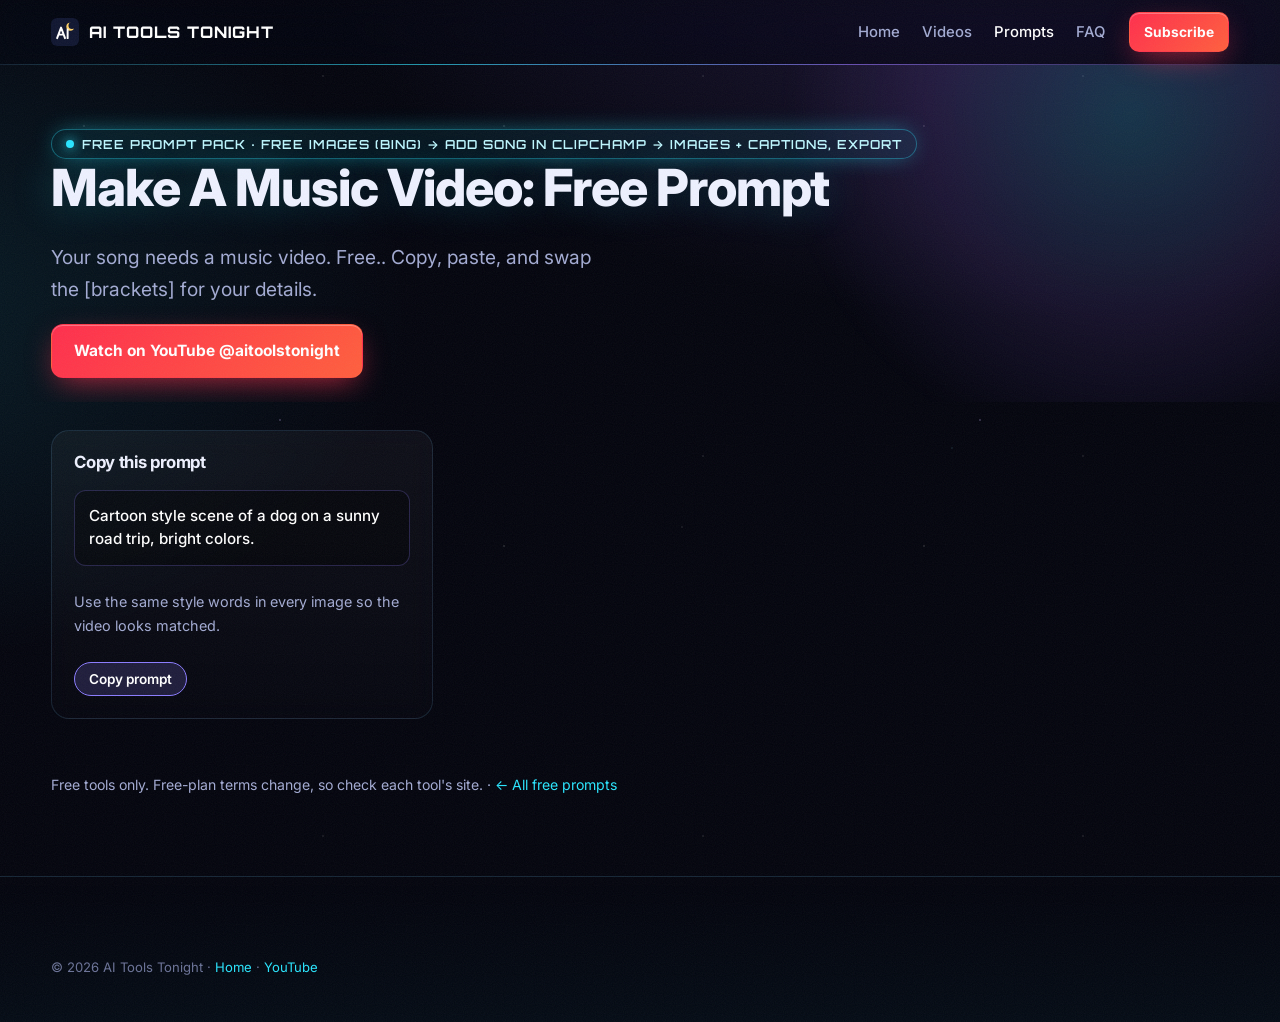
<file: prompts/ai-music-video/index.html>
<!doctype html><html lang="en"><head><meta charset="utf-8"><meta name="viewport" content="width=device-width,initial-scale=1">
<title>Make A Music Video: Free Prompt | AI Tools Tonight</title>
<meta name="description" content="Your song needs a music video. Free.. Free copy-and-paste prompts.">
<meta name="theme-color" content="#07091a"><link rel="canonical" href="https://aitoolstonight.com/prompts/ai-music-video/"><link rel="icon" href="/assets/logo.svg">
<meta property="og:title" content="Make A Music Video: Free Prompt"><meta property="og:image" content="https://aitoolstonight.com/assets/hero.jpg">
<link rel="preconnect" href="https://fonts.googleapis.com"><link rel="preconnect" href="https://fonts.gstatic.com" crossorigin>
<link href="https://fonts.googleapis.com/css2?family=Inter:wght@400;500;600;700;800&family=Orbitron:wght@600;800&display=swap" rel="stylesheet">
<link rel="stylesheet" href="/assets/style.css">
<style>.ph{padding:64px 0 24px;position:relative;overflow:hidden}.ph h1{font-size:clamp(2rem,4.6vw,3.2rem)}
.grid{display:grid;grid-template-columns:repeat(auto-fill,minmax(320px,1fr));gap:16px;padding:28px 0 40px}
.pc{display:flex;flex-direction:column;gap:10px;padding:22px;border-radius:18px;background:linear-gradient(180deg,rgba(255,255,255,.045),rgba(255,255,255,.01));border:1px solid var(--line)}
.pc h3{font-size:1.05rem}.pc pre{white-space:pre-wrap;font:500 .95rem/1.5 Inter,sans-serif;background:rgba(0,0,0,.35);border:1px solid rgba(139,124,255,.25);border-radius:12px;padding:14px;color:#fff;margin:0}
.pc .tip{color:var(--mu);font-size:.9rem}.cp{align-self:flex-start;font:600 .85rem Inter,sans-serif;padding:8px 14px;border-radius:99px;border:1px solid var(--ac);background:rgba(139,124,255,.18);color:#fff;cursor:pointer}
.note{color:var(--mu);font-size:.88rem;padding-bottom:40px}</style></head><body><div class="grain" aria-hidden="true"></div><div class="stars" aria-hidden="true"></div>
<a class="skip" href="#p">Skip to prompts</a>
<header class="nav"><div class="wrap navin">
<a class="brand" href="/"><img src="/assets/logo.svg" alt="" width="28" height="28">AI Tools Tonight</a>
<nav id="menu" aria-label="Main"><a href="/">Home</a><a href="/#videos">Videos</a><a href="/prompts/" aria-current="page" style="color:#fff">Prompts</a><a href="/#faq">FAQ</a></nav>
<div class="navr"><a class="btn red sm" href="https://www.youtube.com/@aitoolstonight?sub_confirmation=1" target="_blank" rel="noopener">Subscribe</a>
<button class="burger" aria-label="Open menu" aria-expanded="false" aria-controls="menu"><span></span><span></span></button></div></div></header>
<main id="p"><section class="ph"><div class="glow"></div><div class="wrap" style="position:relative"><span class="pill"><i></i>Free prompt pack · Free images (Bing) → Add song in Clipchamp → Images + captions, export</span><h1>Make A Music Video: Free Prompt</h1><p class="lead">Your song needs a music video. Free.. Copy, paste, and swap the [brackets] for your details.</p><a class="btn red" href="https://www.youtube.com/@aitoolstonight?sub_confirmation=1" target="_blank" rel="noopener">Watch on YouTube @aitoolstonight</a></div></section><div class="wrap"><div class="grid"><article class="pc"><h3>Copy this prompt</h3><pre>Cartoon style scene of a dog on a sunny road trip, bright colors.</pre><p class="tip">Use the same style words in every image so the video looks matched.</p><button class="cp" type="button">Copy prompt</button></article></div><p class="note">Free tools only. Free-plan terms change, so check each tool&#x27;s site. · <a href="/prompts/">← All free prompts</a></p></div></main><script>document.querySelectorAll('.cp').forEach(b=>b.onclick=()=>{navigator.clipboard.writeText(b.parentNode.querySelector('pre').innerText);b.textContent='Copied!';setTimeout(()=>b.textContent='Copy prompt',1500)})</script><footer><div class="wrap"><p class="legal">© 2026 AI Tools Tonight · <a href="/">Home</a> · <a href="https://www.youtube.com/@aitoolstonight" target="_blank" rel="noopener">YouTube</a></p></div></footer>
<script>
const P=[{"c": "writing", "t": "Make it sound like you", "u": "ChatGPT free \u00b7 Gemini \u00b7 Copilot \u00b7 Claude free", "p": "Here are 3 short samples of my writing: [paste samples]. Describe my style in 5 bullet points (sentence length, word choice, tone). Then rewrite this draft in that same style: [paste draft]. Keep my meaning, cut filler, and don't add words I would never use.", "tip": "Showing real samples beats asking it to \"sound human\".", "src": "https://ai.google.dev/gemini-api/docs/prompting-strategies"}, {"c": "writing", "t": "Tighten any paragraph", "u": "ChatGPT free \u00b7 Gemini \u00b7 Copilot \u00b7 Claude free", "p": "Edit this text to be 30% shorter without losing any key point: [paste text]. Use plain words, active voice and short sentences. Show the new version, then list the 3 biggest cuts you made.", "tip": "Fill the [brackets] with real details; specifics beat generic.", "src": null}, {"c": "writing", "t": "Blog post outline", "u": "ChatGPT free \u00b7 Gemini \u00b7 Copilot \u00b7 Claude free", "p": "I'm writing a blog post for [audience] about [topic]. The goal is for readers to [goal]. Give me a working title, a one-sentence hook, and an outline of 5-7 sections with 2-3 bullet points each. End with a call to action.", "tip": "Name the reader. It changes everything about the result.", "src": null}, {"c": "writing", "t": "Headline generator", "u": "ChatGPT free \u00b7 Gemini \u00b7 Copilot \u00b7 Claude free", "p": "Write 10 headlines for an article about [topic] for [audience]. Mix styles: 3 how-to, 3 numbered lists, 2 questions, 2 bold claims. Keep each under 12 words and avoid clickbait that the article can't deliver.", "tip": "Fill the [brackets] with real details; specifics beat generic.", "src": null}, {"c": "writing", "t": "Explain it to a 10-year-old", "u": "ChatGPT free \u00b7 Gemini \u00b7 Copilot \u00b7 Claude free", "p": "Explain [topic] so a curious 10-year-old would understand it. Use one everyday comparison, keep it under 150 words, and end with one fun fact.", "tip": "Fill the [brackets] with real details; specifics beat generic.", "src": null}, {"c": "writing", "t": "Story starter", "u": "ChatGPT free \u00b7 Gemini \u00b7 Copilot \u00b7 Claude free", "p": "Write the opening 200 words of a family-friendly [genre] story set in [place]. The main character is [character] who wants [goal] but [obstacle]. End on a moment that makes the reader want more.", "tip": "Fill the [brackets] with real details; specifics beat generic.", "src": null}, {"c": "writing", "t": "Proofread with reasons", "u": "ChatGPT free \u00b7 Gemini \u00b7 Copilot \u00b7 Claude free", "p": "Proofread this text: [paste text]. Fix spelling, grammar and punctuation only; don't change my style. Show the corrected text, then a short table of each change and why.", "tip": "Fill the [brackets] with real details; specifics beat generic.", "src": null}, {"c": "work", "t": "Email that gets a reply", "u": "ChatGPT free \u00b7 Gemini \u00b7 Copilot \u00b7 Claude free", "p": "Write a short email to [person/role] asking for [request]. Context: [1-2 lines]. Keep it under 120 words, put the ask in the first two sentences, give a clear deadline of [date], and make it friendly but direct. Give me 2 subject line options.", "tip": "The ask goes up top. Busy people stop reading early.", "src": null}, {"c": "work", "t": "Polite \"no\" email", "u": "ChatGPT free \u00b7 Gemini \u00b7 Copilot \u00b7 Claude free", "p": "Help me decline [request] from [person] politely. I want to keep a good relationship and, if possible, offer [alternative]. Write it in under 100 words and give me a warmer and a firmer version.", "tip": "Paste the real text in; the AI can't fix what it can't see.", "src": null}, {"c": "work", "t": "Meeting notes to action items", "u": "ChatGPT free \u00b7 Gemini \u00b7 Copilot \u00b7 Claude free", "p": "Here are my messy meeting notes: [paste notes]. Turn them into: 1) a 3-sentence summary, 2) decisions made, 3) a table of action items with owner and due date, 4) open questions. Mark anything unclear as [unclear] instead of guessing.", "tip": "Telling it not to guess cuts made-up details.", "src": "https://docs.anthropic.com/en/docs/build-with-claude/prompt-engineering/overview"}, {"c": "work", "t": "Reply to a tough email", "u": "ChatGPT free \u00b7 Gemini \u00b7 Copilot \u00b7 Claude free", "p": "Here is an email I received: [paste]. I feel [how you feel] and I want to [goal]. Draft a calm, professional reply under 150 words. Then tell me if anything in my draft could be misread.", "tip": "Paste the real text in; the AI can't fix what it can't see.", "src": null}, {"c": "work", "t": "Weekly plan", "u": "ChatGPT free \u00b7 Gemini \u00b7 Copilot \u00b7 Claude free", "p": "Here's my to-do list for the week: [paste list]. My fixed commitments are [meetings/times]. Sort tasks by urgency and impact, then build a day-by-day plan with no more than 3 big tasks per day. Flag anything I should delegate or drop.", "tip": "Paste the real text in; the AI can't fix what it can't see.", "src": null}, {"c": "work", "t": "Resume bullet upgrade", "u": "ChatGPT free \u00b7 Gemini \u00b7 Copilot \u00b7 Claude free", "p": "Rewrite these resume bullets for a [job title] role: [paste bullets]. Start each with a strong verb, add a measurable result where I give numbers, and keep each under 20 words. Don't invent numbers; write [add number] where one would help.", "tip": "Paste the real text in; the AI can't fix what it can't see.", "src": null}, {"c": "work", "t": "Interview practice", "u": "ChatGPT free \u00b7 Gemini \u00b7 Copilot \u00b7 Claude free", "p": "Act as an interviewer for a [job title] position at a [type of company]. Ask me one question at a time, wait for my answer, then give a score out of 10 and one tip to improve. Start with an easy question and get harder.", "tip": "One question at a time keeps it a real practice session.", "src": null}, {"c": "work", "t": "Cover letter starter", "u": "ChatGPT free \u00b7 Gemini \u00b7 Copilot \u00b7 Claude free", "p": "Here's the job post: [paste]. Here's my background: [paste or summarize]. Write a 250-word cover letter that connects my top 3 matching strengths to their needs. Sound confident, not desperate, and skip clich\u00e9s like \"I am writing to apply\".", "tip": "Paste the real text in; the AI can't fix what it can't see.", "src": null}, {"c": "study", "t": "Teach me step by step", "u": "ChatGPT free \u00b7 Gemini \u00b7 Copilot \u00b7 Claude free", "p": "I want to learn [topic]. I'm a beginner. Teach me in 5 small lessons. After each lesson, ask me one question to check I understood, and wait for my answer before moving on.", "tip": "Use it to check your understanding, not to skip learning.", "src": null}, {"c": "study", "t": "Quiz me", "u": "ChatGPT free \u00b7 Gemini \u00b7 Copilot \u00b7 Claude free", "p": "Make a 10-question quiz on [topic/chapter] at [grade level]. Mix multiple choice and short answer. Don't show the answers until I reply \"answers\", then explain each one in one sentence.", "tip": "Use it to check your understanding, not to skip learning.", "src": null}, {"c": "study", "t": "Flashcards from notes", "u": "ChatGPT free \u00b7 Gemini \u00b7 Copilot \u00b7 Claude free", "p": "Turn these notes into 15 flashcards: [paste notes]. Format as a table with Front (question) and Back (short answer). Focus on facts most likely to be on a test.", "tip": "Use it to check your understanding, not to skip learning.", "src": null}, {"c": "study", "t": "Feynman check", "u": "ChatGPT free \u00b7 Gemini \u00b7 Copilot \u00b7 Claude free", "p": "Here is my explanation of [concept]: [your explanation]. Point out what I got wrong or left out, then give me a better version in simple words. Be honest but encouraging.", "tip": "Explaining it back is the fastest way to find gaps.", "src": null}, {"c": "study", "t": "Study schedule", "u": "ChatGPT free \u00b7 Gemini \u00b7 Copilot \u00b7 Claude free", "p": "I have a [subject] test on [date] and can study [hours] per day. Topics: [list]. Make a day-by-day plan that reviews hard topics more often and leaves the last day for practice tests.", "tip": "Use it to check your understanding, not to skip learning.", "src": null}, {"c": "study", "t": "Summarize a long article", "u": "ChatGPT free \u00b7 Gemini \u00b7 Copilot \u00b7 Claude free", "p": "Summarize this article for a busy reader: [paste text or link]. Give me a one-line takeaway, 5 key points, and 2 things the author might be leaving out.", "tip": "Use it to check your understanding, not to skip learning.", "src": null}, {"c": "study", "t": "Check the math", "u": "ChatGPT free \u00b7 Gemini \u00b7 Copilot \u00b7 Claude free", "p": "Solve this problem: [problem]. Work through it step by step, then check your answer a second, different way. If the two answers disagree, find the mistake.", "tip": "Asking for a second method catches confident wrong answers.", "src": "https://www.reddit.com/r/PromptEngineering/comments/1q8wwov/the_ai_prompting_tricks_that_actually_matter_in/"}, {"c": "coding", "t": "Explain this code", "u": "ChatGPT free \u00b7 Gemini \u00b7 Copilot \u00b7 Claude free", "p": "Explain what this code does, line by line, for someone new to [language]: [paste code]. Then list any bugs or risky parts you notice.", "tip": "Always run and test the code before you trust it.", "src": null}, {"c": "coding", "t": "Fix my error", "u": "ChatGPT free \u00b7 Gemini \u00b7 Copilot \u00b7 Claude free", "p": "I'm getting this error: [paste error]. Here's the code: [paste code]. I'm using [language/version]. Explain the cause in plain English, then show the fixed code with the changed lines marked.", "tip": "Always run and test the code before you trust it.", "src": null}, {"c": "coding", "t": "Build a small script", "u": "ChatGPT free \u00b7 Gemini \u00b7 Copilot \u00b7 Claude free", "p": "Write a [language] script that [what it should do]. Inputs: [inputs]. Output: [output]. Keep it under 60 lines, add short comments, and include an example of how to run it.", "tip": "Always run and test the code before you trust it.", "src": null}, {"c": "coding", "t": "Spreadsheet formula helper", "u": "ChatGPT free \u00b7 Gemini \u00b7 Copilot \u00b7 Claude free", "p": "In [Google Sheets/Excel], my data has columns [describe columns]. I want a formula that [goal]. Give me the formula, explain each part, and show what it returns for a sample row.", "tip": "Always run and test the code before you trust it.", "src": null}, {"c": "coding", "t": "Write the tests first", "u": "ChatGPT free \u00b7 Gemini \u00b7 Copilot \u00b7 Claude free", "p": "Here's a function: [paste code]. Write unit tests in [test framework] that cover normal cases, edge cases (empty, very large, wrong type) and one failure case. Explain what each test checks.", "tip": "Always run and test the code before you trust it.", "src": null}, {"c": "coding", "t": "Code review", "u": "ChatGPT free \u00b7 Gemini \u00b7 Copilot \u00b7 Claude free", "p": "Review this code like a senior developer: [paste code]. List the 3 most important problems (bugs, security, readability) in order of importance, with a fix for each. Skip nitpicks.", "tip": "\"Top 3\" keeps the feedback focused.", "src": "https://www.reddit.com/r/PromptEngineering/comments/1sqwfr8/i_ran_ab_tests_on_120_prompt_patterns_across_5000/"}, {"c": "coding", "t": "Build a simple web page", "u": "ChatGPT free \u00b7 Gemini \u00b7 Copilot \u00b7 Claude free", "p": "Create a single HTML file with inline CSS and JavaScript for a [type of page, e.g. tip calculator]. It should be mobile friendly, use a dark theme, and need no external libraries. Return only the full code.", "tip": "Always run and test the code before you trust it.", "src": null}, {"c": "images", "t": "Cinematic photo prompt", "u": "ChatGPT free \u00b7 Gemini \u00b7 Copilot (Designer)", "p": "Create an image: [subject] in [setting], [time of day] lighting, shot on a 35mm lens, shallow depth of field, cinematic color grading, high detail, 16:9.", "tip": "Lighting + lens + mood words do most of the work.", "src": null}, {"c": "images", "t": "Futuristic product shot", "u": "ChatGPT free \u00b7 Gemini \u00b7 Copilot (Designer)", "p": "Create a product photo of [product] floating above a glossy black surface, neon [color] rim light, soft reflections, futuristic studio, clean background, ultra-detailed.", "tip": "Change one word at a time to see what it controls.", "src": null}, {"c": "images", "t": "Logo ideas", "u": "ChatGPT free \u00b7 Gemini \u00b7 Copilot (Designer)", "p": "Design 4 simple logo concepts for a brand called [name] that does [what it does]. Flat vector style, [2 colors], works at small sizes, no text other than the name.", "tip": "Change one word at a time to see what it controls.", "src": null}, {"c": "images", "t": "Describe then draw", "u": "ChatGPT free \u00b7 Gemini \u00b7 Copilot \u00b7 Claude free", "p": "I want an image of [rough idea]. First ask me 3 questions about style, mood and composition. Then write one detailed image prompt from my answers that I can paste into an image generator.", "tip": "Change one word at a time to see what it controls.", "src": "https://www.reddit.com/r/PromptEngineering/comments/1q8wwov/the_ai_prompting_tricks_that_actually_matter_in/"}, {"c": "images", "t": "Coloring page for kids", "u": "ChatGPT free \u00b7 Gemini \u00b7 Copilot (Designer)", "p": "Create a black-and-white coloring page of [subject] for kids aged [age]. Thick clean outlines, no shading, simple background, plenty of space to color.", "tip": "Change one word at a time to see what it controls.", "src": null}, {"c": "images", "t": "Consistent character sheet", "u": "ChatGPT free \u00b7 Gemini \u00b7 Copilot (Designer)", "p": "Create a character reference sheet of [character description]: front, side and back view, same outfit and colors in every view, plain white background, friendly cartoon style.", "tip": "Change one word at a time to see what it controls.", "src": null}, {"c": "images", "t": "Thumbnail concept", "u": "ChatGPT free \u00b7 Gemini \u00b7 Copilot (Designer)", "p": "Create a YouTube thumbnail background for a video about [topic]: one bold focal object, high contrast, [color] neon glow, empty space on the left for big text, 16:9.", "tip": "Leave room for text; add the words yourself in a free editor.", "src": null}, {"c": "video", "t": "Video idea brainstorm", "u": "ChatGPT free \u00b7 Gemini \u00b7 Copilot \u00b7 Claude free", "p": "I run a YouTube channel about [niche] for [audience]. Give me 15 video ideas people are actively searching for. For each, add a title under 60 characters and the main question it answers.", "tip": "Make it your own: add your own example or story.", "src": null}, {"c": "video", "t": "Hook writer", "u": "ChatGPT free \u00b7 Gemini \u00b7 Copilot \u00b7 Claude free", "p": "Write 5 different opening hooks (under 15 seconds each when spoken) for a video titled [title]. Use these angles: a surprising fact, a question, a quick result preview, a common mistake, and a bold promise you can actually keep.", "tip": "Make it your own: add your own example or story.", "src": null}, {"c": "video", "t": "Full video script", "u": "ChatGPT free \u00b7 Gemini \u00b7 Copilot \u00b7 Claude free", "p": "Write a [length]-minute YouTube script about [topic] for [audience]. Structure: hook, quick promise, 3-5 steps with a real example each, recap, call to action. Mark where B-roll or on-screen text should go in [brackets].", "tip": "Make it your own: add your own example or story.", "src": null}, {"c": "video", "t": "Shorts script from a long video", "u": "ChatGPT free \u00b7 Gemini \u00b7 Copilot \u00b7 Claude free", "p": "Here's my long video script: [paste]. Pull out 3 YouTube Shorts ideas. For each, write a 30-45 second script with a hook in the first line, one clear tip, and an ending that points to the full video.", "tip": "Make it your own: add your own example or story.", "src": null}, {"c": "video", "t": "SEO title + description", "u": "ChatGPT free \u00b7 Gemini \u00b7 Copilot \u00b7 Claude free", "p": "My video is about [topic] and covers [key points]. Write 5 title options under 60 characters, a 150-word description with the main keyword in the first sentence, 10 tags, and 3 chapter timestamps placeholders.", "tip": "Make it your own: add your own example or story.", "src": null}, {"c": "video", "t": "Comment reply helper", "u": "ChatGPT free \u00b7 Gemini \u00b7 Copilot \u00b7 Claude free", "p": "Here are comments on my video: [paste comments]. Write a short, friendly reply to each that adds value or asks a follow-up question. Skip any that are spam.", "tip": "Make it your own: add your own example or story.", "src": null}, {"c": "video", "t": "AI video clip prompt", "u": "ChatGPT free \u00b7 Gemini \u00b7 Copilot \u00b7 Claude free", "p": "Write a text-to-video prompt for a [5-8] second clip: [scene idea]. Include camera move, subject action, lighting, mood and style in one paragraph under 60 words.", "tip": "Describe one camera move per clip; more gets messy.", "src": null}, {"c": "business", "t": "Business idea pressure test", "u": "ChatGPT free \u00b7 Gemini \u00b7 Copilot \u00b7 Claude free", "p": "Here's my business idea: [idea]. First tell me if the idea rests on a shaky assumption. Then list the 3 biggest risks, who the first 10 customers might be, and the cheapest way to test it this week.", "tip": "Asking about weak assumptions first gives sharper feedback.", "src": "https://www.reddit.com/r/PromptEngineering/comments/1sqwfr8/i_ran_ab_tests_on_120_prompt_patterns_across_5000/"}, {"c": "business", "t": "Customer persona", "u": "ChatGPT free \u00b7 Gemini \u00b7 Copilot \u00b7 Claude free", "p": "Create a customer persona for [product/service]: who they are, their top 3 problems, what they've already tried, where they spend time online, and the words they'd use to describe their problem.", "tip": "Double-check any numbers or facts before you publish.", "src": null}, {"c": "business", "t": "Product description", "u": "ChatGPT free \u00b7 Gemini \u00b7 Copilot \u00b7 Claude free", "p": "Write a product description for [product] aimed at [customer]. Lead with the main benefit, then 3 bullet features with a benefit each, then one line that handles the biggest doubt. Under 120 words.", "tip": "Double-check any numbers or facts before you publish.", "src": null}, {"c": "business", "t": "Social post batch", "u": "ChatGPT free \u00b7 Gemini \u00b7 Copilot \u00b7 Claude free", "p": "Write 7 social media posts for [business] on [platform] to promote [offer]. Mix: 2 tips, 2 behind-the-scenes, 1 customer story placeholder, 1 question, 1 direct offer. Keep each under 50 words.", "tip": "Double-check any numbers or facts before you publish.", "src": null}, {"c": "business", "t": "Pricing ideas", "u": "ChatGPT free \u00b7 Gemini \u00b7 Copilot \u00b7 Claude free", "p": "I sell [product/service] to [customer]. My costs are about [cost] and competitors charge [range]. Suggest 3 pricing options (e.g. basic, standard, premium) with what's included in each and why.", "tip": "Double-check any numbers or facts before you publish.", "src": null}, {"c": "business", "t": "SWOT in a table", "u": "ChatGPT free \u00b7 Gemini \u00b7 Copilot \u00b7 Claude free", "p": "Do a SWOT analysis for [business/idea] in [market]. Put it in a 2x2 table, 3-4 points each, then give the single most important next step.", "tip": "Double-check any numbers or facts before you publish.", "src": null}, {"c": "business", "t": "Friendly sales follow-up", "u": "ChatGPT free \u00b7 Gemini \u00b7 Copilot \u00b7 Claude free", "p": "Write a follow-up message to a lead who [what happened, e.g. asked for a quote and went quiet]. Keep it short, helpful, zero pressure, and include one easy yes/no question.", "tip": "Double-check any numbers or facts before you publish.", "src": null}, {"c": "life", "t": "Meal plan from my fridge", "u": "ChatGPT free \u00b7 Gemini \u00b7 Copilot \u00b7 Claude free", "p": "I have these ingredients: [list]. Suggest 3 easy dinners I can make with them (I can buy up to [number] extra items). Give each a cook time and simple steps.", "tip": "Add your real limits (budget, time, diet) for a better plan.", "src": null}, {"c": "life", "t": "Weekly meal plan + list", "u": "ChatGPT free \u00b7 Gemini \u00b7 Copilot \u00b7 Claude free", "p": "Plan 5 family dinners for [number] people, budget about [amount], with [dietary needs]. Then give me one grocery list grouped by store section.", "tip": "Add your real limits (budget, time, diet) for a better plan.", "src": null}, {"c": "life", "t": "Trip planner", "u": "ChatGPT free \u00b7 Gemini \u00b7 Copilot \u00b7 Claude free", "p": "Plan a [number]-day trip to [place] for [who's going] who like [interests], with a budget of [amount]. Give a day-by-day plan with morning, afternoon and evening, plus one rainy-day backup.", "tip": "Add your real limits (budget, time, diet) for a better plan.", "src": null}, {"c": "life", "t": "Budget helper", "u": "ChatGPT free \u00b7 Gemini \u00b7 Copilot \u00b7 Claude free", "p": "My monthly income is [amount] and my expenses are [list]. Sort them into needs, wants and savings, show the percentages, and suggest 3 realistic ways to save [amount] per month.", "tip": "Add your real limits (budget, time, diet) for a better plan.", "src": null}, {"c": "life", "t": "Gift ideas", "u": "ChatGPT free \u00b7 Gemini \u00b7 Copilot \u00b7 Claude free", "p": "Suggest 10 gift ideas for [person] who is [age] and loves [interests], budget [amount]. Mix things to buy, things to make, and experiences.", "tip": "Add your real limits (budget, time, diet) for a better plan.", "src": null}, {"c": "life", "t": "Decide between options", "u": "ChatGPT free \u00b7 Gemini \u00b7 Copilot \u00b7 Claude free", "p": "I'm choosing between [option A] and [option B]. What matters most to me: [priorities]. Compare them in a table against my priorities, then tell me which you'd pick and the one thing that would change your answer.", "tip": "Add your real limits (budget, time, diet) for a better plan.", "src": null}, {"c": "life", "t": "Kind message writer", "u": "ChatGPT free \u00b7 Gemini \u00b7 Copilot \u00b7 Claude free", "p": "Help me write a [birthday/thank-you/sympathy] message to [person], who [relationship and detail]. Make it warm and personal, about 60 words, and give me 2 versions.", "tip": "Add your real limits (budget, time, diet) for a better plan.", "src": null}, {"c": "techniques", "t": "Give it a specific role", "u": "ChatGPT free \u00b7 Gemini \u00b7 Copilot \u00b7 Claude free", "p": "You are a [specific expert, e.g. a high school chemistry teacher with 20 years of experience]. Your audience is [audience]. Task: [task]. Format: [format].", "tip": "A specific role beats \"you are a helpful assistant\".", "src": "https://docs.anthropic.com/en/docs/build-with-claude/prompt-engineering/overview"}, {"c": "techniques", "t": "Show examples (few-shot)", "u": "ChatGPT free \u00b7 Gemini \u00b7 Copilot \u00b7 Claude free", "p": "Here are 2 examples of what I want:\nExample 1: [input] -> [output]\nExample 2: [input] -> [output]\nNow do the same for: [new input]", "tip": "Examples teach format and tone faster than describing them.", "src": "https://ai.google.dev/gemini-api/docs/prompting-strategies"}, {"c": "techniques", "t": "Ask me questions first", "u": "ChatGPT free \u00b7 Gemini \u00b7 Copilot \u00b7 Claude free", "p": "I want help with [task]. Before you answer, ask me up to 5 questions you need to do this really well. Wait for my answers.", "tip": "Combine 2-3 techniques; stacking more rarely helps.", "src": "https://www.reddit.com/r/PromptEngineering/comments/1q8wwov/the_ai_prompting_tricks_that_actually_matter_in/"}, {"c": "techniques", "t": "Think step by step", "u": "ChatGPT free \u00b7 Gemini \u00b7 Copilot \u00b7 Claude free", "p": "[Your question]. Before answering, break the problem into 3-5 smaller questions, answer each one, then give your final answer in one short paragraph.", "tip": "Naming a number of sub-steps works better than \"think harder\".", "src": "https://www.reddit.com/r/PromptEngineering/comments/1sqwfr8/i_ran_ab_tests_on_120_prompt_patterns_across_5000/"}, {"c": "techniques", "t": "Set the format exactly", "u": "ChatGPT free \u00b7 Gemini \u00b7 Copilot \u00b7 Claude free", "p": "[Your task]. Format the answer as [e.g. a table with columns X, Y, Z / 5 bullet points under 15 words each]. Don't add an intro or outro.", "tip": "Combine 2-3 techniques; stacking more rarely helps.", "src": "https://www.reddit.com/r/PromptEngineering/comments/1tcv42c/i_tested_200_claude_prompts_here_are_the_6/"}, {"c": "techniques", "t": "Use clear sections", "u": "ChatGPT free \u00b7 Gemini \u00b7 Copilot \u00b7 Claude free", "p": "Use the text between the ### marks as your source and nothing else.\n###\n[paste text]\n###\nTask: [what to do with it]. If the answer isn't in the text, say \"not in the text\".", "tip": "Separating your source from your instructions avoids mix-ups.", "src": "https://platform.openai.com/docs/guides/prompt-engineering"}, {"c": "techniques", "t": "Critique and improve", "u": "ChatGPT free \u00b7 Gemini \u00b7 Copilot \u00b7 Claude free", "p": "[Your task]. After your answer, list 3 specific weaknesses a tough expert reviewer would point out, then give an improved final version that fixes them.", "tip": "Combine 2-3 techniques; stacking more rarely helps.", "src": "https://www.reddit.com/r/PromptEngineering/comments/1sqwfr8/i_ran_ab_tests_on_120_prompt_patterns_across_5000/"}, {"c": "techniques", "t": "Let it write the prompt", "u": "ChatGPT free \u00b7 Gemini \u00b7 Copilot \u00b7 Claude free", "p": "I want to get [desired result] from an AI chatbot. Write the best possible prompt for that, with a role, context, the exact task, output format, and 2-3 things to avoid. Use [brackets] for parts I should fill in.", "tip": "Combine 2-3 techniques; stacking more rarely helps.", "src": "https://www.reddit.com/r/PromptEngineering/comments/1tcv42c/i_tested_200_claude_prompts_here_are_the_6/"}, {"c": "techniques", "t": "Say what NOT to do", "u": "ChatGPT free \u00b7 Gemini \u00b7 Copilot \u00b7 Claude free", "p": "[Your task]. Rules: don't use jargon, don't exceed [number] words, don't use lists, and don't start with \"Sure\" or \"Great question\".", "tip": "\"Don'ts\" are very effective for controlling style.", "src": "https://www.reddit.com/r/PromptEngineering/comments/1sqwfr8/i_ran_ab_tests_on_120_prompt_patterns_across_5000/"}, {"c": "techniques", "t": "Give it the why", "u": "ChatGPT free \u00b7 Gemini \u00b7 Copilot \u00b7 Claude free", "p": "[Your task]. Context: this is for [who] and will be used to [purpose]. Success looks like [what good looks like].", "tip": "Explaining the purpose helps it make better choices.", "src": "https://docs.anthropic.com/en/docs/build-with-claude/prompt-engineering/overview"}, {"c": "techniques", "t": "Start the answer for it", "u": "ChatGPT free \u00b7 Gemini \u00b7 Copilot \u00b7 Claude free", "p": "[Your task]. Begin your answer exactly like this and continue:\n\"Here are the three main reasons:\n1.\"", "tip": "Combine 2-3 techniques; stacking more rarely helps.", "src": "https://www.reddit.com/r/PromptEngineering/comments/1q8wwov/the_ai_prompting_tricks_that_actually_matter_in/"}, {"c": "techniques", "t": "Iterate, don't restart", "u": "ChatGPT free \u00b7 Gemini \u00b7 Copilot \u00b7 Claude free", "p": "That's close. Keep everything the same except: [specific change]. Make it [shorter/more casual/more detailed] and keep the [part you liked].", "tip": "Small follow-up edits beat starting a new chat.", "src": "https://ai.google.dev/gemini-api/docs/prompting-strategies"}];
const N={all:"All",writing:"Writing",work:"Work & email",study:"Study",coding:"Coding",images:"Images",video:"Video & YouTube",business:"Business",life:"Everyday life",techniques:"Prompt techniques"};
let cat="all",q="";const L=document.getElementById("list"),C=document.getElementById("chips");
const esc=s=>s.replace(/[&<>"]/g,m=>({"&":"&amp;","<":"&lt;",">":"&gt;",'"':"&quot;"}[m]));
Object.keys(N).forEach(k=>{const b=document.createElement("button");b.className="chip"+(k=="all"?" on":"");b.textContent=N[k];b.onclick=()=>{cat=k;[...C.children].forEach(x=>x.classList.toggle("on",x==b));draw()};C.appendChild(b)});
function draw(){const f=P.filter(x=>(cat=="all"||x.c==cat)&&(!q||(x.t+" "+x.p+" "+x.tip+" "+N[x.c]).toLowerCase().includes(q)));
L.innerHTML=f.map(x=>`<article class="pc"><span class="cat">${N[x.c]}</span><h3>${esc(x.t)}</h3><p class="use">Use with: ${esc(x.u)}</p><pre>${esc(x.p).replace(/\[([^\]]+)\]/g,"<b>[$1]</b>")}</pre><p class="tip">💡 ${esc(x.tip)}${x.src?` <a href="${x.src}" target="_blank" rel="noopener">Technique source ↗</a>`:""}</p><button class="btn ghost sm cp" data-i="${P.indexOf(x)}">Copy prompt</button></article>`).join("");
document.getElementById("count").textContent=f.length+" of "+P.length+" prompts";document.getElementById("empty").hidden=f.length>0}
document.getElementById("q").oninput=e=>{q=e.target.value.trim().toLowerCase();draw()};
L.onclick=async e=>{const b=e.target.closest(".cp");if(!b)return;const t=P[b.dataset.i].p;try{await navigator.clipboard.writeText(t)}catch(_){const a=document.createElement("textarea");a.value=t;document.body.appendChild(a);a.select();document.execCommand("copy");a.remove()}b.textContent="Copied ✓";b.classList.add("done");setTimeout(()=>{b.textContent="Copy prompt";b.classList.remove("done")},1600)};
const bg=document.querySelector(".burger"),m=document.getElementById("menu");bg.onclick=()=>{const o=m.classList.toggle("open");bg.setAttribute("aria-expanded",o)};
draw();
</script></body></html>
</file>
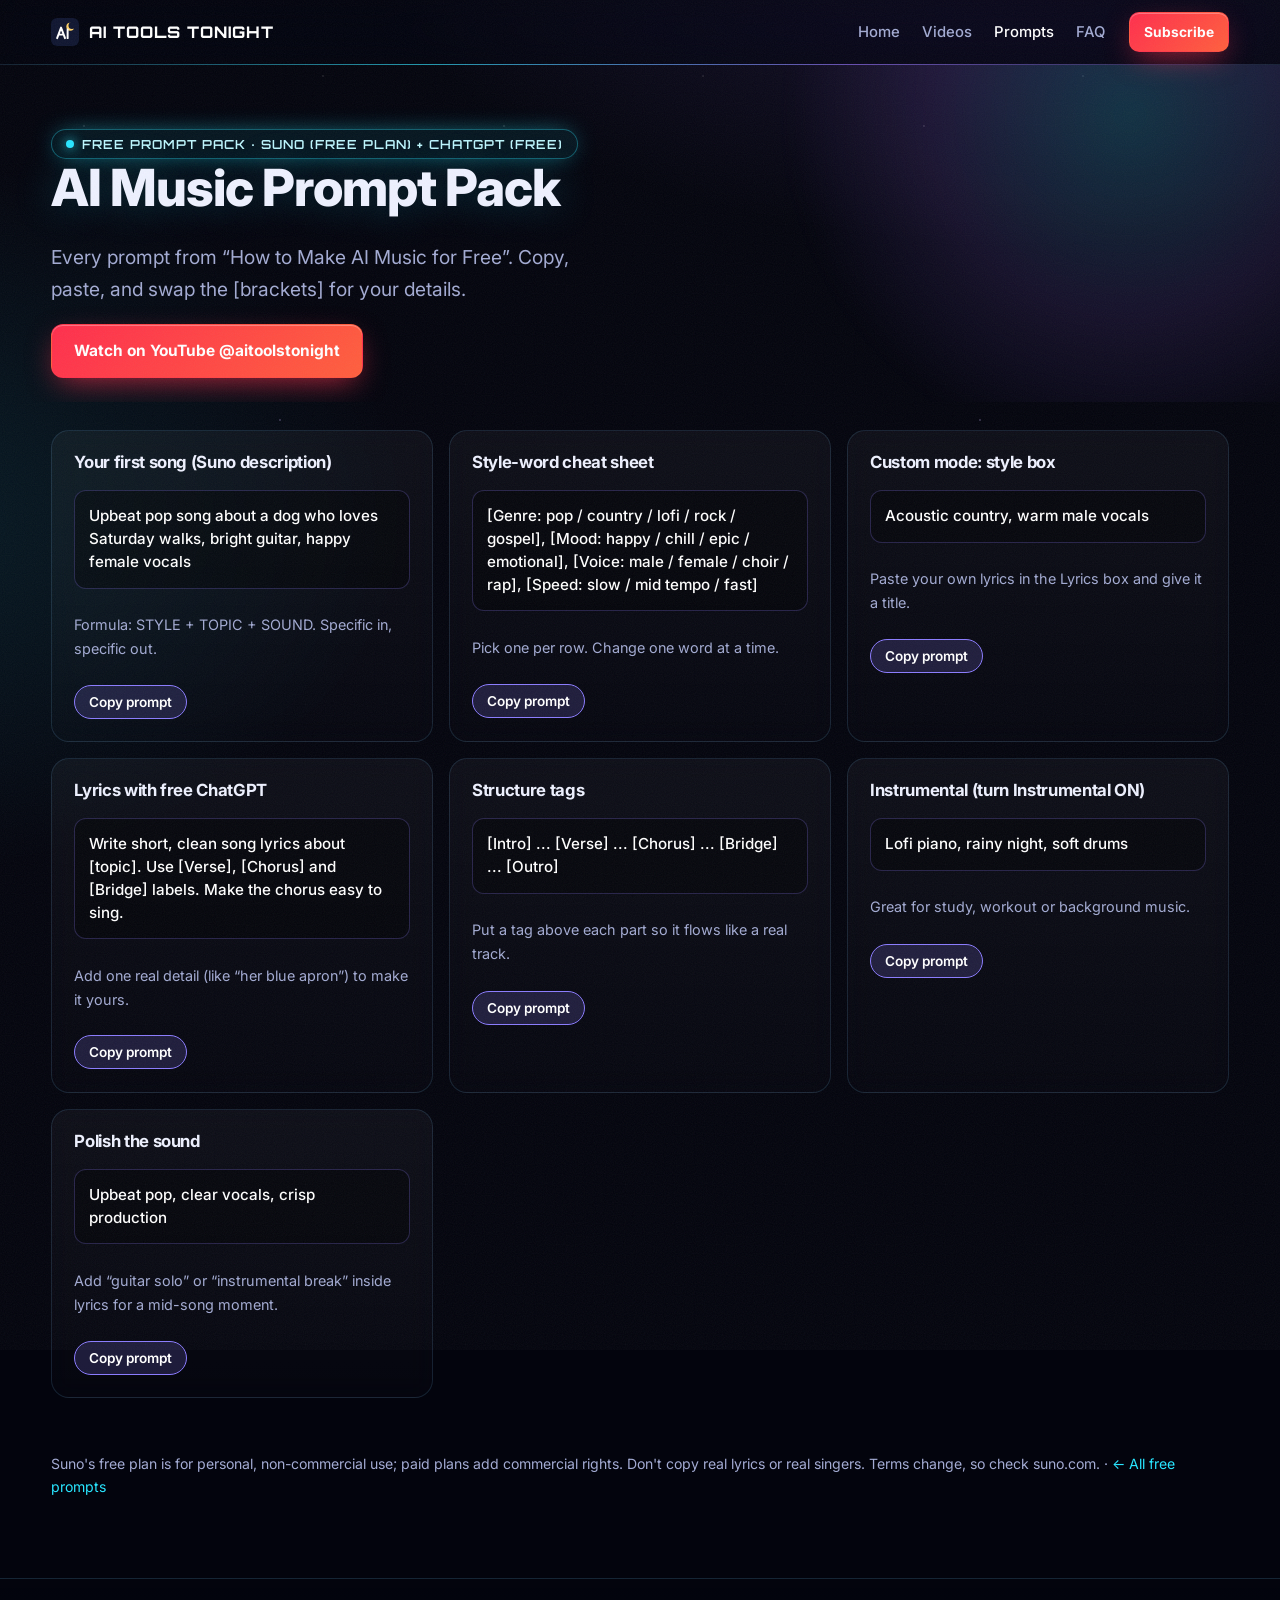
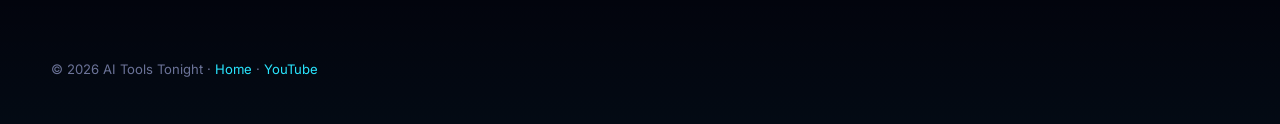
<file: prompts/ai-music/index.html>
<!doctype html><html lang="en"><head><meta charset="utf-8"><meta name="viewport" content="width=device-width,initial-scale=1">
<title>AI Music Prompt Pack | AI Tools Tonight</title>
<meta name="description" content="Every prompt from “How to Make AI Music for Free”. Free copy-and-paste prompts.">
<meta name="theme-color" content="#07091a"><link rel="canonical" href="https://aitoolstonight.com/prompts/ai-music/"><link rel="icon" href="/assets/logo.svg">
<meta property="og:title" content="AI Music Prompt Pack"><meta property="og:image" content="https://aitoolstonight.com/assets/hero.jpg">
<link rel="preconnect" href="https://fonts.googleapis.com"><link rel="preconnect" href="https://fonts.gstatic.com" crossorigin>
<link href="https://fonts.googleapis.com/css2?family=Inter:wght@400;500;600;700;800&family=Orbitron:wght@600;800&display=swap" rel="stylesheet">
<link rel="stylesheet" href="/assets/style.css">
<style>.ph{padding:64px 0 24px;position:relative;overflow:hidden}.ph h1{font-size:clamp(2rem,4.6vw,3.2rem)}
.grid{display:grid;grid-template-columns:repeat(auto-fill,minmax(320px,1fr));gap:16px;padding:28px 0 40px}
.pc{display:flex;flex-direction:column;gap:10px;padding:22px;border-radius:18px;background:linear-gradient(180deg,rgba(255,255,255,.045),rgba(255,255,255,.01));border:1px solid var(--line)}
.pc h3{font-size:1.05rem}.pc pre{white-space:pre-wrap;font:500 .95rem/1.5 Inter,sans-serif;background:rgba(0,0,0,.35);border:1px solid rgba(139,124,255,.25);border-radius:12px;padding:14px;color:#fff;margin:0}
.pc .tip{color:var(--mu);font-size:.9rem}.cp{align-self:flex-start;font:600 .85rem Inter,sans-serif;padding:8px 14px;border-radius:99px;border:1px solid var(--ac);background:rgba(139,124,255,.18);color:#fff;cursor:pointer}
.note{color:var(--mu);font-size:.88rem;padding-bottom:40px}</style></head><body><div class="grain" aria-hidden="true"></div><div class="stars" aria-hidden="true"></div>
<a class="skip" href="#p">Skip to prompts</a>
<header class="nav"><div class="wrap navin">
<a class="brand" href="/"><img src="/assets/logo.svg" alt="" width="28" height="28">AI Tools Tonight</a>
<nav id="menu" aria-label="Main"><a href="/">Home</a><a href="/#videos">Videos</a><a href="/prompts/" aria-current="page" style="color:#fff">Prompts</a><a href="/#faq">FAQ</a></nav>
<div class="navr"><a class="btn red sm" href="https://www.youtube.com/@aitoolstonight?sub_confirmation=1" target="_blank" rel="noopener">Subscribe</a>
<button class="burger" aria-label="Open menu" aria-expanded="false" aria-controls="menu"><span></span><span></span></button></div></div></header>
<main id="p"><section class="ph"><div class="glow"></div><div class="wrap" style="position:relative"><span class="pill"><i></i>Free prompt pack · Suno (free plan) + ChatGPT (free)</span><h1>AI Music Prompt Pack</h1><p class="lead">Every prompt from “How to Make AI Music for Free”. Copy, paste, and swap the [brackets] for your details.</p><a class="btn red" href="https://www.youtube.com/@aitoolstonight?sub_confirmation=1" target="_blank" rel="noopener">Watch on YouTube @aitoolstonight</a></div></section><div class="wrap"><div class="grid"><article class="pc"><h3>Your first song (Suno description)</h3><pre>Upbeat pop song about a dog who loves Saturday walks, bright guitar, happy female vocals</pre><p class="tip">Formula: STYLE + TOPIC + SOUND. Specific in, specific out.</p><button class="cp" type="button">Copy prompt</button></article><article class="pc"><h3>Style-word cheat sheet</h3><pre>[Genre: pop / country / lofi / rock / gospel], [Mood: happy / chill / epic / emotional], [Voice: male / female / choir / rap], [Speed: slow / mid tempo / fast]</pre><p class="tip">Pick one per row. Change one word at a time.</p><button class="cp" type="button">Copy prompt</button></article><article class="pc"><h3>Custom mode: style box</h3><pre>Acoustic country, warm male vocals</pre><p class="tip">Paste your own lyrics in the Lyrics box and give it a title.</p><button class="cp" type="button">Copy prompt</button></article><article class="pc"><h3>Lyrics with free ChatGPT</h3><pre>Write short, clean song lyrics about [topic]. Use [Verse], [Chorus] and [Bridge] labels. Make the chorus easy to sing.</pre><p class="tip">Add one real detail (like “her blue apron”) to make it yours.</p><button class="cp" type="button">Copy prompt</button></article><article class="pc"><h3>Structure tags</h3><pre>[Intro] ... [Verse] ... [Chorus] ... [Bridge] ... [Outro]</pre><p class="tip">Put a tag above each part so it flows like a real track.</p><button class="cp" type="button">Copy prompt</button></article><article class="pc"><h3>Instrumental (turn Instrumental ON)</h3><pre>Lofi piano, rainy night, soft drums</pre><p class="tip">Great for study, workout or background music.</p><button class="cp" type="button">Copy prompt</button></article><article class="pc"><h3>Polish the sound</h3><pre>Upbeat pop, clear vocals, crisp production</pre><p class="tip">Add “guitar solo” or “instrumental break” inside lyrics for a mid-song moment.</p><button class="cp" type="button">Copy prompt</button></article></div><p class="note">Suno&#x27;s free plan is for personal, non-commercial use; paid plans add commercial rights. Don&#x27;t copy real lyrics or real singers. Terms change, so check suno.com. · <a href="/prompts/">← All free prompts</a></p></div></main><script>document.querySelectorAll('.cp').forEach(b=>b.onclick=()=>{navigator.clipboard.writeText(b.parentNode.querySelector('pre').innerText);b.textContent='Copied!';setTimeout(()=>b.textContent='Copy prompt',1500)})</script><footer><div class="wrap"><p class="legal">© 2026 AI Tools Tonight · <a href="/">Home</a> · <a href="https://www.youtube.com/@aitoolstonight" target="_blank" rel="noopener">YouTube</a></p></div></footer>
<script>
const P=[{"c": "writing", "t": "Make it sound like you", "u": "ChatGPT free \u00b7 Gemini \u00b7 Copilot \u00b7 Claude free", "p": "Here are 3 short samples of my writing: [paste samples]. Describe my style in 5 bullet points (sentence length, word choice, tone). Then rewrite this draft in that same style: [paste draft]. Keep my meaning, cut filler, and don't add words I would never use.", "tip": "Showing real samples beats asking it to \"sound human\".", "src": "https://ai.google.dev/gemini-api/docs/prompting-strategies"}, {"c": "writing", "t": "Tighten any paragraph", "u": "ChatGPT free \u00b7 Gemini \u00b7 Copilot \u00b7 Claude free", "p": "Edit this text to be 30% shorter without losing any key point: [paste text]. Use plain words, active voice and short sentences. Show the new version, then list the 3 biggest cuts you made.", "tip": "Fill the [brackets] with real details; specifics beat generic.", "src": null}, {"c": "writing", "t": "Blog post outline", "u": "ChatGPT free \u00b7 Gemini \u00b7 Copilot \u00b7 Claude free", "p": "I'm writing a blog post for [audience] about [topic]. The goal is for readers to [goal]. Give me a working title, a one-sentence hook, and an outline of 5-7 sections with 2-3 bullet points each. End with a call to action.", "tip": "Name the reader. It changes everything about the result.", "src": null}, {"c": "writing", "t": "Headline generator", "u": "ChatGPT free \u00b7 Gemini \u00b7 Copilot \u00b7 Claude free", "p": "Write 10 headlines for an article about [topic] for [audience]. Mix styles: 3 how-to, 3 numbered lists, 2 questions, 2 bold claims. Keep each under 12 words and avoid clickbait that the article can't deliver.", "tip": "Fill the [brackets] with real details; specifics beat generic.", "src": null}, {"c": "writing", "t": "Explain it to a 10-year-old", "u": "ChatGPT free \u00b7 Gemini \u00b7 Copilot \u00b7 Claude free", "p": "Explain [topic] so a curious 10-year-old would understand it. Use one everyday comparison, keep it under 150 words, and end with one fun fact.", "tip": "Fill the [brackets] with real details; specifics beat generic.", "src": null}, {"c": "writing", "t": "Story starter", "u": "ChatGPT free \u00b7 Gemini \u00b7 Copilot \u00b7 Claude free", "p": "Write the opening 200 words of a family-friendly [genre] story set in [place]. The main character is [character] who wants [goal] but [obstacle]. End on a moment that makes the reader want more.", "tip": "Fill the [brackets] with real details; specifics beat generic.", "src": null}, {"c": "writing", "t": "Proofread with reasons", "u": "ChatGPT free \u00b7 Gemini \u00b7 Copilot \u00b7 Claude free", "p": "Proofread this text: [paste text]. Fix spelling, grammar and punctuation only; don't change my style. Show the corrected text, then a short table of each change and why.", "tip": "Fill the [brackets] with real details; specifics beat generic.", "src": null}, {"c": "work", "t": "Email that gets a reply", "u": "ChatGPT free \u00b7 Gemini \u00b7 Copilot \u00b7 Claude free", "p": "Write a short email to [person/role] asking for [request]. Context: [1-2 lines]. Keep it under 120 words, put the ask in the first two sentences, give a clear deadline of [date], and make it friendly but direct. Give me 2 subject line options.", "tip": "The ask goes up top. Busy people stop reading early.", "src": null}, {"c": "work", "t": "Polite \"no\" email", "u": "ChatGPT free \u00b7 Gemini \u00b7 Copilot \u00b7 Claude free", "p": "Help me decline [request] from [person] politely. I want to keep a good relationship and, if possible, offer [alternative]. Write it in under 100 words and give me a warmer and a firmer version.", "tip": "Paste the real text in; the AI can't fix what it can't see.", "src": null}, {"c": "work", "t": "Meeting notes to action items", "u": "ChatGPT free \u00b7 Gemini \u00b7 Copilot \u00b7 Claude free", "p": "Here are my messy meeting notes: [paste notes]. Turn them into: 1) a 3-sentence summary, 2) decisions made, 3) a table of action items with owner and due date, 4) open questions. Mark anything unclear as [unclear] instead of guessing.", "tip": "Telling it not to guess cuts made-up details.", "src": "https://docs.anthropic.com/en/docs/build-with-claude/prompt-engineering/overview"}, {"c": "work", "t": "Reply to a tough email", "u": "ChatGPT free \u00b7 Gemini \u00b7 Copilot \u00b7 Claude free", "p": "Here is an email I received: [paste]. I feel [how you feel] and I want to [goal]. Draft a calm, professional reply under 150 words. Then tell me if anything in my draft could be misread.", "tip": "Paste the real text in; the AI can't fix what it can't see.", "src": null}, {"c": "work", "t": "Weekly plan", "u": "ChatGPT free \u00b7 Gemini \u00b7 Copilot \u00b7 Claude free", "p": "Here's my to-do list for the week: [paste list]. My fixed commitments are [meetings/times]. Sort tasks by urgency and impact, then build a day-by-day plan with no more than 3 big tasks per day. Flag anything I should delegate or drop.", "tip": "Paste the real text in; the AI can't fix what it can't see.", "src": null}, {"c": "work", "t": "Resume bullet upgrade", "u": "ChatGPT free \u00b7 Gemini \u00b7 Copilot \u00b7 Claude free", "p": "Rewrite these resume bullets for a [job title] role: [paste bullets]. Start each with a strong verb, add a measurable result where I give numbers, and keep each under 20 words. Don't invent numbers; write [add number] where one would help.", "tip": "Paste the real text in; the AI can't fix what it can't see.", "src": null}, {"c": "work", "t": "Interview practice", "u": "ChatGPT free \u00b7 Gemini \u00b7 Copilot \u00b7 Claude free", "p": "Act as an interviewer for a [job title] position at a [type of company]. Ask me one question at a time, wait for my answer, then give a score out of 10 and one tip to improve. Start with an easy question and get harder.", "tip": "One question at a time keeps it a real practice session.", "src": null}, {"c": "work", "t": "Cover letter starter", "u": "ChatGPT free \u00b7 Gemini \u00b7 Copilot \u00b7 Claude free", "p": "Here's the job post: [paste]. Here's my background: [paste or summarize]. Write a 250-word cover letter that connects my top 3 matching strengths to their needs. Sound confident, not desperate, and skip clich\u00e9s like \"I am writing to apply\".", "tip": "Paste the real text in; the AI can't fix what it can't see.", "src": null}, {"c": "study", "t": "Teach me step by step", "u": "ChatGPT free \u00b7 Gemini \u00b7 Copilot \u00b7 Claude free", "p": "I want to learn [topic]. I'm a beginner. Teach me in 5 small lessons. After each lesson, ask me one question to check I understood, and wait for my answer before moving on.", "tip": "Use it to check your understanding, not to skip learning.", "src": null}, {"c": "study", "t": "Quiz me", "u": "ChatGPT free \u00b7 Gemini \u00b7 Copilot \u00b7 Claude free", "p": "Make a 10-question quiz on [topic/chapter] at [grade level]. Mix multiple choice and short answer. Don't show the answers until I reply \"answers\", then explain each one in one sentence.", "tip": "Use it to check your understanding, not to skip learning.", "src": null}, {"c": "study", "t": "Flashcards from notes", "u": "ChatGPT free \u00b7 Gemini \u00b7 Copilot \u00b7 Claude free", "p": "Turn these notes into 15 flashcards: [paste notes]. Format as a table with Front (question) and Back (short answer). Focus on facts most likely to be on a test.", "tip": "Use it to check your understanding, not to skip learning.", "src": null}, {"c": "study", "t": "Feynman check", "u": "ChatGPT free \u00b7 Gemini \u00b7 Copilot \u00b7 Claude free", "p": "Here is my explanation of [concept]: [your explanation]. Point out what I got wrong or left out, then give me a better version in simple words. Be honest but encouraging.", "tip": "Explaining it back is the fastest way to find gaps.", "src": null}, {"c": "study", "t": "Study schedule", "u": "ChatGPT free \u00b7 Gemini \u00b7 Copilot \u00b7 Claude free", "p": "I have a [subject] test on [date] and can study [hours] per day. Topics: [list]. Make a day-by-day plan that reviews hard topics more often and leaves the last day for practice tests.", "tip": "Use it to check your understanding, not to skip learning.", "src": null}, {"c": "study", "t": "Summarize a long article", "u": "ChatGPT free \u00b7 Gemini \u00b7 Copilot \u00b7 Claude free", "p": "Summarize this article for a busy reader: [paste text or link]. Give me a one-line takeaway, 5 key points, and 2 things the author might be leaving out.", "tip": "Use it to check your understanding, not to skip learning.", "src": null}, {"c": "study", "t": "Check the math", "u": "ChatGPT free \u00b7 Gemini \u00b7 Copilot \u00b7 Claude free", "p": "Solve this problem: [problem]. Work through it step by step, then check your answer a second, different way. If the two answers disagree, find the mistake.", "tip": "Asking for a second method catches confident wrong answers.", "src": "https://www.reddit.com/r/PromptEngineering/comments/1q8wwov/the_ai_prompting_tricks_that_actually_matter_in/"}, {"c": "coding", "t": "Explain this code", "u": "ChatGPT free \u00b7 Gemini \u00b7 Copilot \u00b7 Claude free", "p": "Explain what this code does, line by line, for someone new to [language]: [paste code]. Then list any bugs or risky parts you notice.", "tip": "Always run and test the code before you trust it.", "src": null}, {"c": "coding", "t": "Fix my error", "u": "ChatGPT free \u00b7 Gemini \u00b7 Copilot \u00b7 Claude free", "p": "I'm getting this error: [paste error]. Here's the code: [paste code]. I'm using [language/version]. Explain the cause in plain English, then show the fixed code with the changed lines marked.", "tip": "Always run and test the code before you trust it.", "src": null}, {"c": "coding", "t": "Build a small script", "u": "ChatGPT free \u00b7 Gemini \u00b7 Copilot \u00b7 Claude free", "p": "Write a [language] script that [what it should do]. Inputs: [inputs]. Output: [output]. Keep it under 60 lines, add short comments, and include an example of how to run it.", "tip": "Always run and test the code before you trust it.", "src": null}, {"c": "coding", "t": "Spreadsheet formula helper", "u": "ChatGPT free \u00b7 Gemini \u00b7 Copilot \u00b7 Claude free", "p": "In [Google Sheets/Excel], my data has columns [describe columns]. I want a formula that [goal]. Give me the formula, explain each part, and show what it returns for a sample row.", "tip": "Always run and test the code before you trust it.", "src": null}, {"c": "coding", "t": "Write the tests first", "u": "ChatGPT free \u00b7 Gemini \u00b7 Copilot \u00b7 Claude free", "p": "Here's a function: [paste code]. Write unit tests in [test framework] that cover normal cases, edge cases (empty, very large, wrong type) and one failure case. Explain what each test checks.", "tip": "Always run and test the code before you trust it.", "src": null}, {"c": "coding", "t": "Code review", "u": "ChatGPT free \u00b7 Gemini \u00b7 Copilot \u00b7 Claude free", "p": "Review this code like a senior developer: [paste code]. List the 3 most important problems (bugs, security, readability) in order of importance, with a fix for each. Skip nitpicks.", "tip": "\"Top 3\" keeps the feedback focused.", "src": "https://www.reddit.com/r/PromptEngineering/comments/1sqwfr8/i_ran_ab_tests_on_120_prompt_patterns_across_5000/"}, {"c": "coding", "t": "Build a simple web page", "u": "ChatGPT free \u00b7 Gemini \u00b7 Copilot \u00b7 Claude free", "p": "Create a single HTML file with inline CSS and JavaScript for a [type of page, e.g. tip calculator]. It should be mobile friendly, use a dark theme, and need no external libraries. Return only the full code.", "tip": "Always run and test the code before you trust it.", "src": null}, {"c": "images", "t": "Cinematic photo prompt", "u": "ChatGPT free \u00b7 Gemini \u00b7 Copilot (Designer)", "p": "Create an image: [subject] in [setting], [time of day] lighting, shot on a 35mm lens, shallow depth of field, cinematic color grading, high detail, 16:9.", "tip": "Lighting + lens + mood words do most of the work.", "src": null}, {"c": "images", "t": "Futuristic product shot", "u": "ChatGPT free \u00b7 Gemini \u00b7 Copilot (Designer)", "p": "Create a product photo of [product] floating above a glossy black surface, neon [color] rim light, soft reflections, futuristic studio, clean background, ultra-detailed.", "tip": "Change one word at a time to see what it controls.", "src": null}, {"c": "images", "t": "Logo ideas", "u": "ChatGPT free \u00b7 Gemini \u00b7 Copilot (Designer)", "p": "Design 4 simple logo concepts for a brand called [name] that does [what it does]. Flat vector style, [2 colors], works at small sizes, no text other than the name.", "tip": "Change one word at a time to see what it controls.", "src": null}, {"c": "images", "t": "Describe then draw", "u": "ChatGPT free \u00b7 Gemini \u00b7 Copilot \u00b7 Claude free", "p": "I want an image of [rough idea]. First ask me 3 questions about style, mood and composition. Then write one detailed image prompt from my answers that I can paste into an image generator.", "tip": "Change one word at a time to see what it controls.", "src": "https://www.reddit.com/r/PromptEngineering/comments/1q8wwov/the_ai_prompting_tricks_that_actually_matter_in/"}, {"c": "images", "t": "Coloring page for kids", "u": "ChatGPT free \u00b7 Gemini \u00b7 Copilot (Designer)", "p": "Create a black-and-white coloring page of [subject] for kids aged [age]. Thick clean outlines, no shading, simple background, plenty of space to color.", "tip": "Change one word at a time to see what it controls.", "src": null}, {"c": "images", "t": "Consistent character sheet", "u": "ChatGPT free \u00b7 Gemini \u00b7 Copilot (Designer)", "p": "Create a character reference sheet of [character description]: front, side and back view, same outfit and colors in every view, plain white background, friendly cartoon style.", "tip": "Change one word at a time to see what it controls.", "src": null}, {"c": "images", "t": "Thumbnail concept", "u": "ChatGPT free \u00b7 Gemini \u00b7 Copilot (Designer)", "p": "Create a YouTube thumbnail background for a video about [topic]: one bold focal object, high contrast, [color] neon glow, empty space on the left for big text, 16:9.", "tip": "Leave room for text; add the words yourself in a free editor.", "src": null}, {"c": "video", "t": "Video idea brainstorm", "u": "ChatGPT free \u00b7 Gemini \u00b7 Copilot \u00b7 Claude free", "p": "I run a YouTube channel about [niche] for [audience]. Give me 15 video ideas people are actively searching for. For each, add a title under 60 characters and the main question it answers.", "tip": "Make it your own: add your own example or story.", "src": null}, {"c": "video", "t": "Hook writer", "u": "ChatGPT free \u00b7 Gemini \u00b7 Copilot \u00b7 Claude free", "p": "Write 5 different opening hooks (under 15 seconds each when spoken) for a video titled [title]. Use these angles: a surprising fact, a question, a quick result preview, a common mistake, and a bold promise you can actually keep.", "tip": "Make it your own: add your own example or story.", "src": null}, {"c": "video", "t": "Full video script", "u": "ChatGPT free \u00b7 Gemini \u00b7 Copilot \u00b7 Claude free", "p": "Write a [length]-minute YouTube script about [topic] for [audience]. Structure: hook, quick promise, 3-5 steps with a real example each, recap, call to action. Mark where B-roll or on-screen text should go in [brackets].", "tip": "Make it your own: add your own example or story.", "src": null}, {"c": "video", "t": "Shorts script from a long video", "u": "ChatGPT free \u00b7 Gemini \u00b7 Copilot \u00b7 Claude free", "p": "Here's my long video script: [paste]. Pull out 3 YouTube Shorts ideas. For each, write a 30-45 second script with a hook in the first line, one clear tip, and an ending that points to the full video.", "tip": "Make it your own: add your own example or story.", "src": null}, {"c": "video", "t": "SEO title + description", "u": "ChatGPT free \u00b7 Gemini \u00b7 Copilot \u00b7 Claude free", "p": "My video is about [topic] and covers [key points]. Write 5 title options under 60 characters, a 150-word description with the main keyword in the first sentence, 10 tags, and 3 chapter timestamps placeholders.", "tip": "Make it your own: add your own example or story.", "src": null}, {"c": "video", "t": "Comment reply helper", "u": "ChatGPT free \u00b7 Gemini \u00b7 Copilot \u00b7 Claude free", "p": "Here are comments on my video: [paste comments]. Write a short, friendly reply to each that adds value or asks a follow-up question. Skip any that are spam.", "tip": "Make it your own: add your own example or story.", "src": null}, {"c": "video", "t": "AI video clip prompt", "u": "ChatGPT free \u00b7 Gemini \u00b7 Copilot \u00b7 Claude free", "p": "Write a text-to-video prompt for a [5-8] second clip: [scene idea]. Include camera move, subject action, lighting, mood and style in one paragraph under 60 words.", "tip": "Describe one camera move per clip; more gets messy.", "src": null}, {"c": "business", "t": "Business idea pressure test", "u": "ChatGPT free \u00b7 Gemini \u00b7 Copilot \u00b7 Claude free", "p": "Here's my business idea: [idea]. First tell me if the idea rests on a shaky assumption. Then list the 3 biggest risks, who the first 10 customers might be, and the cheapest way to test it this week.", "tip": "Asking about weak assumptions first gives sharper feedback.", "src": "https://www.reddit.com/r/PromptEngineering/comments/1sqwfr8/i_ran_ab_tests_on_120_prompt_patterns_across_5000/"}, {"c": "business", "t": "Customer persona", "u": "ChatGPT free \u00b7 Gemini \u00b7 Copilot \u00b7 Claude free", "p": "Create a customer persona for [product/service]: who they are, their top 3 problems, what they've already tried, where they spend time online, and the words they'd use to describe their problem.", "tip": "Double-check any numbers or facts before you publish.", "src": null}, {"c": "business", "t": "Product description", "u": "ChatGPT free \u00b7 Gemini \u00b7 Copilot \u00b7 Claude free", "p": "Write a product description for [product] aimed at [customer]. Lead with the main benefit, then 3 bullet features with a benefit each, then one line that handles the biggest doubt. Under 120 words.", "tip": "Double-check any numbers or facts before you publish.", "src": null}, {"c": "business", "t": "Social post batch", "u": "ChatGPT free \u00b7 Gemini \u00b7 Copilot \u00b7 Claude free", "p": "Write 7 social media posts for [business] on [platform] to promote [offer]. Mix: 2 tips, 2 behind-the-scenes, 1 customer story placeholder, 1 question, 1 direct offer. Keep each under 50 words.", "tip": "Double-check any numbers or facts before you publish.", "src": null}, {"c": "business", "t": "Pricing ideas", "u": "ChatGPT free \u00b7 Gemini \u00b7 Copilot \u00b7 Claude free", "p": "I sell [product/service] to [customer]. My costs are about [cost] and competitors charge [range]. Suggest 3 pricing options (e.g. basic, standard, premium) with what's included in each and why.", "tip": "Double-check any numbers or facts before you publish.", "src": null}, {"c": "business", "t": "SWOT in a table", "u": "ChatGPT free \u00b7 Gemini \u00b7 Copilot \u00b7 Claude free", "p": "Do a SWOT analysis for [business/idea] in [market]. Put it in a 2x2 table, 3-4 points each, then give the single most important next step.", "tip": "Double-check any numbers or facts before you publish.", "src": null}, {"c": "business", "t": "Friendly sales follow-up", "u": "ChatGPT free \u00b7 Gemini \u00b7 Copilot \u00b7 Claude free", "p": "Write a follow-up message to a lead who [what happened, e.g. asked for a quote and went quiet]. Keep it short, helpful, zero pressure, and include one easy yes/no question.", "tip": "Double-check any numbers or facts before you publish.", "src": null}, {"c": "life", "t": "Meal plan from my fridge", "u": "ChatGPT free \u00b7 Gemini \u00b7 Copilot \u00b7 Claude free", "p": "I have these ingredients: [list]. Suggest 3 easy dinners I can make with them (I can buy up to [number] extra items). Give each a cook time and simple steps.", "tip": "Add your real limits (budget, time, diet) for a better plan.", "src": null}, {"c": "life", "t": "Weekly meal plan + list", "u": "ChatGPT free \u00b7 Gemini \u00b7 Copilot \u00b7 Claude free", "p": "Plan 5 family dinners for [number] people, budget about [amount], with [dietary needs]. Then give me one grocery list grouped by store section.", "tip": "Add your real limits (budget, time, diet) for a better plan.", "src": null}, {"c": "life", "t": "Trip planner", "u": "ChatGPT free \u00b7 Gemini \u00b7 Copilot \u00b7 Claude free", "p": "Plan a [number]-day trip to [place] for [who's going] who like [interests], with a budget of [amount]. Give a day-by-day plan with morning, afternoon and evening, plus one rainy-day backup.", "tip": "Add your real limits (budget, time, diet) for a better plan.", "src": null}, {"c": "life", "t": "Budget helper", "u": "ChatGPT free \u00b7 Gemini \u00b7 Copilot \u00b7 Claude free", "p": "My monthly income is [amount] and my expenses are [list]. Sort them into needs, wants and savings, show the percentages, and suggest 3 realistic ways to save [amount] per month.", "tip": "Add your real limits (budget, time, diet) for a better plan.", "src": null}, {"c": "life", "t": "Gift ideas", "u": "ChatGPT free \u00b7 Gemini \u00b7 Copilot \u00b7 Claude free", "p": "Suggest 10 gift ideas for [person] who is [age] and loves [interests], budget [amount]. Mix things to buy, things to make, and experiences.", "tip": "Add your real limits (budget, time, diet) for a better plan.", "src": null}, {"c": "life", "t": "Decide between options", "u": "ChatGPT free \u00b7 Gemini \u00b7 Copilot \u00b7 Claude free", "p": "I'm choosing between [option A] and [option B]. What matters most to me: [priorities]. Compare them in a table against my priorities, then tell me which you'd pick and the one thing that would change your answer.", "tip": "Add your real limits (budget, time, diet) for a better plan.", "src": null}, {"c": "life", "t": "Kind message writer", "u": "ChatGPT free \u00b7 Gemini \u00b7 Copilot \u00b7 Claude free", "p": "Help me write a [birthday/thank-you/sympathy] message to [person], who [relationship and detail]. Make it warm and personal, about 60 words, and give me 2 versions.", "tip": "Add your real limits (budget, time, diet) for a better plan.", "src": null}, {"c": "techniques", "t": "Give it a specific role", "u": "ChatGPT free \u00b7 Gemini \u00b7 Copilot \u00b7 Claude free", "p": "You are a [specific expert, e.g. a high school chemistry teacher with 20 years of experience]. Your audience is [audience]. Task: [task]. Format: [format].", "tip": "A specific role beats \"you are a helpful assistant\".", "src": "https://docs.anthropic.com/en/docs/build-with-claude/prompt-engineering/overview"}, {"c": "techniques", "t": "Show examples (few-shot)", "u": "ChatGPT free \u00b7 Gemini \u00b7 Copilot \u00b7 Claude free", "p": "Here are 2 examples of what I want:\nExample 1: [input] -> [output]\nExample 2: [input] -> [output]\nNow do the same for: [new input]", "tip": "Examples teach format and tone faster than describing them.", "src": "https://ai.google.dev/gemini-api/docs/prompting-strategies"}, {"c": "techniques", "t": "Ask me questions first", "u": "ChatGPT free \u00b7 Gemini \u00b7 Copilot \u00b7 Claude free", "p": "I want help with [task]. Before you answer, ask me up to 5 questions you need to do this really well. Wait for my answers.", "tip": "Combine 2-3 techniques; stacking more rarely helps.", "src": "https://www.reddit.com/r/PromptEngineering/comments/1q8wwov/the_ai_prompting_tricks_that_actually_matter_in/"}, {"c": "techniques", "t": "Think step by step", "u": "ChatGPT free \u00b7 Gemini \u00b7 Copilot \u00b7 Claude free", "p": "[Your question]. Before answering, break the problem into 3-5 smaller questions, answer each one, then give your final answer in one short paragraph.", "tip": "Naming a number of sub-steps works better than \"think harder\".", "src": "https://www.reddit.com/r/PromptEngineering/comments/1sqwfr8/i_ran_ab_tests_on_120_prompt_patterns_across_5000/"}, {"c": "techniques", "t": "Set the format exactly", "u": "ChatGPT free \u00b7 Gemini \u00b7 Copilot \u00b7 Claude free", "p": "[Your task]. Format the answer as [e.g. a table with columns X, Y, Z / 5 bullet points under 15 words each]. Don't add an intro or outro.", "tip": "Combine 2-3 techniques; stacking more rarely helps.", "src": "https://www.reddit.com/r/PromptEngineering/comments/1tcv42c/i_tested_200_claude_prompts_here_are_the_6/"}, {"c": "techniques", "t": "Use clear sections", "u": "ChatGPT free \u00b7 Gemini \u00b7 Copilot \u00b7 Claude free", "p": "Use the text between the ### marks as your source and nothing else.\n###\n[paste text]\n###\nTask: [what to do with it]. If the answer isn't in the text, say \"not in the text\".", "tip": "Separating your source from your instructions avoids mix-ups.", "src": "https://platform.openai.com/docs/guides/prompt-engineering"}, {"c": "techniques", "t": "Critique and improve", "u": "ChatGPT free \u00b7 Gemini \u00b7 Copilot \u00b7 Claude free", "p": "[Your task]. After your answer, list 3 specific weaknesses a tough expert reviewer would point out, then give an improved final version that fixes them.", "tip": "Combine 2-3 techniques; stacking more rarely helps.", "src": "https://www.reddit.com/r/PromptEngineering/comments/1sqwfr8/i_ran_ab_tests_on_120_prompt_patterns_across_5000/"}, {"c": "techniques", "t": "Let it write the prompt", "u": "ChatGPT free \u00b7 Gemini \u00b7 Copilot \u00b7 Claude free", "p": "I want to get [desired result] from an AI chatbot. Write the best possible prompt for that, with a role, context, the exact task, output format, and 2-3 things to avoid. Use [brackets] for parts I should fill in.", "tip": "Combine 2-3 techniques; stacking more rarely helps.", "src": "https://www.reddit.com/r/PromptEngineering/comments/1tcv42c/i_tested_200_claude_prompts_here_are_the_6/"}, {"c": "techniques", "t": "Say what NOT to do", "u": "ChatGPT free \u00b7 Gemini \u00b7 Copilot \u00b7 Claude free", "p": "[Your task]. Rules: don't use jargon, don't exceed [number] words, don't use lists, and don't start with \"Sure\" or \"Great question\".", "tip": "\"Don'ts\" are very effective for controlling style.", "src": "https://www.reddit.com/r/PromptEngineering/comments/1sqwfr8/i_ran_ab_tests_on_120_prompt_patterns_across_5000/"}, {"c": "techniques", "t": "Give it the why", "u": "ChatGPT free \u00b7 Gemini \u00b7 Copilot \u00b7 Claude free", "p": "[Your task]. Context: this is for [who] and will be used to [purpose]. Success looks like [what good looks like].", "tip": "Explaining the purpose helps it make better choices.", "src": "https://docs.anthropic.com/en/docs/build-with-claude/prompt-engineering/overview"}, {"c": "techniques", "t": "Start the answer for it", "u": "ChatGPT free \u00b7 Gemini \u00b7 Copilot \u00b7 Claude free", "p": "[Your task]. Begin your answer exactly like this and continue:\n\"Here are the three main reasons:\n1.\"", "tip": "Combine 2-3 techniques; stacking more rarely helps.", "src": "https://www.reddit.com/r/PromptEngineering/comments/1q8wwov/the_ai_prompting_tricks_that_actually_matter_in/"}, {"c": "techniques", "t": "Iterate, don't restart", "u": "ChatGPT free \u00b7 Gemini \u00b7 Copilot \u00b7 Claude free", "p": "That's close. Keep everything the same except: [specific change]. Make it [shorter/more casual/more detailed] and keep the [part you liked].", "tip": "Small follow-up edits beat starting a new chat.", "src": "https://ai.google.dev/gemini-api/docs/prompting-strategies"}];
const N={all:"All",writing:"Writing",work:"Work & email",study:"Study",coding:"Coding",images:"Images",video:"Video & YouTube",business:"Business",life:"Everyday life",techniques:"Prompt techniques"};
let cat="all",q="";const L=document.getElementById("list"),C=document.getElementById("chips");
const esc=s=>s.replace(/[&<>"]/g,m=>({"&":"&amp;","<":"&lt;",">":"&gt;",'"':"&quot;"}[m]));
Object.keys(N).forEach(k=>{const b=document.createElement("button");b.className="chip"+(k=="all"?" on":"");b.textContent=N[k];b.onclick=()=>{cat=k;[...C.children].forEach(x=>x.classList.toggle("on",x==b));draw()};C.appendChild(b)});
function draw(){const f=P.filter(x=>(cat=="all"||x.c==cat)&&(!q||(x.t+" "+x.p+" "+x.tip+" "+N[x.c]).toLowerCase().includes(q)));
L.innerHTML=f.map(x=>`<article class="pc"><span class="cat">${N[x.c]}</span><h3>${esc(x.t)}</h3><p class="use">Use with: ${esc(x.u)}</p><pre>${esc(x.p).replace(/\[([^\]]+)\]/g,"<b>[$1]</b>")}</pre><p class="tip">💡 ${esc(x.tip)}${x.src?` <a href="${x.src}" target="_blank" rel="noopener">Technique source ↗</a>`:""}</p><button class="btn ghost sm cp" data-i="${P.indexOf(x)}">Copy prompt</button></article>`).join("");
document.getElementById("count").textContent=f.length+" of "+P.length+" prompts";document.getElementById("empty").hidden=f.length>0}
document.getElementById("q").oninput=e=>{q=e.target.value.trim().toLowerCase();draw()};
L.onclick=async e=>{const b=e.target.closest(".cp");if(!b)return;const t=P[b.dataset.i].p;try{await navigator.clipboard.writeText(t)}catch(_){const a=document.createElement("textarea");a.value=t;document.body.appendChild(a);a.select();document.execCommand("copy");a.remove()}b.textContent="Copied ✓";b.classList.add("done");setTimeout(()=>{b.textContent="Copy prompt";b.classList.remove("done")},1600)};
const bg=document.querySelector(".burger"),m=document.getElementById("menu");bg.onclick=()=>{const o=m.classList.toggle("open");bg.setAttribute("aria-expanded",o)};
draw();
</script></body></html>
</file>
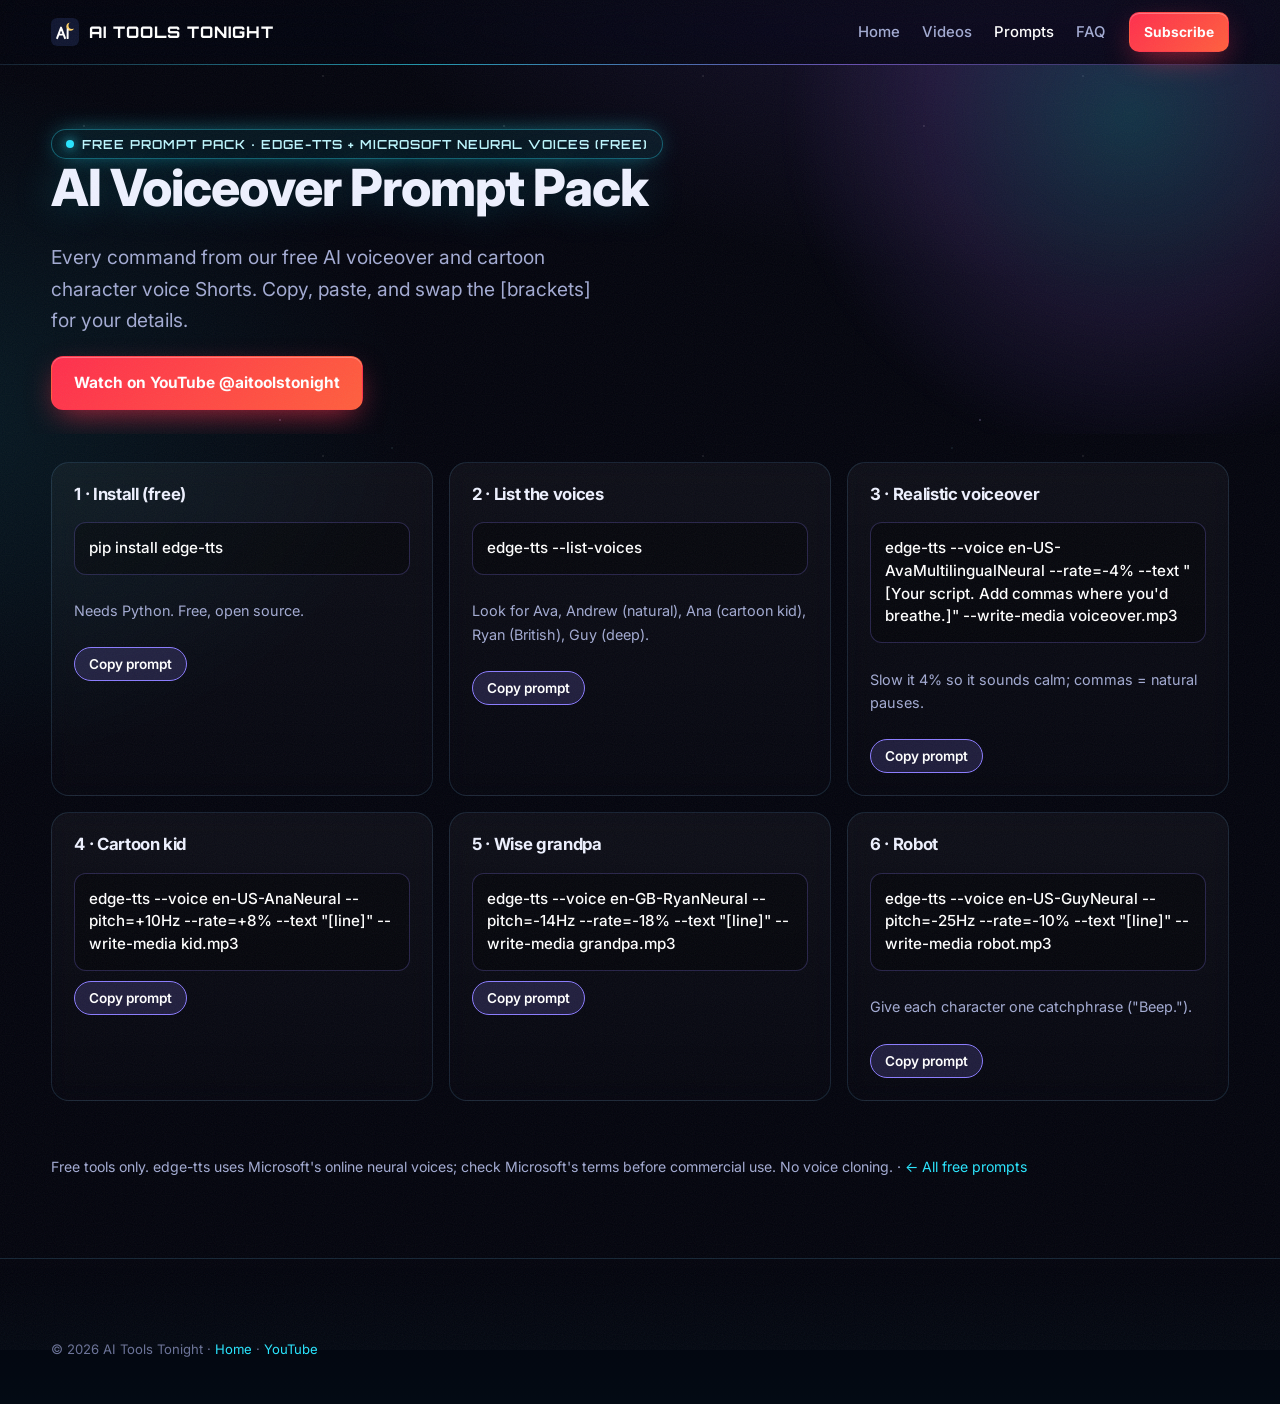
<file: prompts/ai-voiceover-free/index.html>
<!doctype html><html lang="en"><head><meta charset="utf-8"><meta name="viewport" content="width=device-width,initial-scale=1">
<title>AI Voiceover Prompt Pack | AI Tools Tonight</title>
<meta name="description" content="Every command from our free AI voiceover and cartoon character voice Shorts. Free copy-and-paste prompts.">
<meta name="theme-color" content="#07091a"><link rel="canonical" href="https://aitoolstonight.com/prompts/ai-voiceover-free/"><link rel="icon" href="/assets/logo.svg">
<meta property="og:title" content="AI Voiceover Prompt Pack"><meta property="og:image" content="https://aitoolstonight.com/assets/hero.jpg">
<link rel="preconnect" href="https://fonts.googleapis.com"><link rel="preconnect" href="https://fonts.gstatic.com" crossorigin>
<link href="https://fonts.googleapis.com/css2?family=Inter:wght@400;500;600;700;800&family=Orbitron:wght@600;800&display=swap" rel="stylesheet">
<link rel="stylesheet" href="/assets/style.css">
<style>.ph{padding:64px 0 24px;position:relative;overflow:hidden}.ph h1{font-size:clamp(2rem,4.6vw,3.2rem)}
.grid{display:grid;grid-template-columns:repeat(auto-fill,minmax(320px,1fr));gap:16px;padding:28px 0 40px}
.pc{display:flex;flex-direction:column;gap:10px;padding:22px;border-radius:18px;background:linear-gradient(180deg,rgba(255,255,255,.045),rgba(255,255,255,.01));border:1px solid var(--line)}
.pc h3{font-size:1.05rem}.pc pre{white-space:pre-wrap;font:500 .95rem/1.5 Inter,sans-serif;background:rgba(0,0,0,.35);border:1px solid rgba(139,124,255,.25);border-radius:12px;padding:14px;color:#fff;margin:0}
.pc .tip{color:var(--mu);font-size:.9rem}.cp{align-self:flex-start;font:600 .85rem Inter,sans-serif;padding:8px 14px;border-radius:99px;border:1px solid var(--ac);background:rgba(139,124,255,.18);color:#fff;cursor:pointer}
.note{color:var(--mu);font-size:.88rem;padding-bottom:40px}</style></head><body><div class="grain" aria-hidden="true"></div><div class="stars" aria-hidden="true"></div>
<a class="skip" href="#p">Skip to prompts</a>
<header class="nav"><div class="wrap navin">
<a class="brand" href="/"><img src="/assets/logo.svg" alt="" width="28" height="28">AI Tools Tonight</a>
<nav id="menu" aria-label="Main"><a href="/">Home</a><a href="/#videos">Videos</a><a href="/prompts/" aria-current="page" style="color:#fff">Prompts</a><a href="/#faq">FAQ</a></nav>
<div class="navr"><a class="btn red sm" href="https://www.youtube.com/@aitoolstonight?sub_confirmation=1" target="_blank" rel="noopener">Subscribe</a>
<button class="burger" aria-label="Open menu" aria-expanded="false" aria-controls="menu"><span></span><span></span></button></div></div></header>
<main id="p"><section class="ph"><div class="glow"></div><div class="wrap" style="position:relative"><span class="pill"><i></i>Free prompt pack · edge-tts + Microsoft neural voices (free)</span><h1>AI Voiceover Prompt Pack</h1><p class="lead">Every command from our free AI voiceover and cartoon character voice Shorts. Copy, paste, and swap the [brackets] for your details.</p><a class="btn red" href="https://www.youtube.com/@aitoolstonight?sub_confirmation=1" target="_blank" rel="noopener">Watch on YouTube @aitoolstonight</a></div></section><div class="wrap"><div class="grid"><article class="pc"><h3>1 · Install (free)</h3><pre>pip install edge-tts</pre><p class="tip">Needs Python. Free, open source.</p><button class="cp" type="button">Copy prompt</button></article><article class="pc"><h3>2 · List the voices</h3><pre>edge-tts --list-voices</pre><p class="tip">Look for Ava, Andrew (natural), Ana (cartoon kid), Ryan (British), Guy (deep).</p><button class="cp" type="button">Copy prompt</button></article><article class="pc"><h3>3 · Realistic voiceover</h3><pre>edge-tts --voice en-US-AvaMultilingualNeural --rate=-4% --text &quot;[Your script. Add commas where you&#x27;d breathe.]&quot; --write-media voiceover.mp3</pre><p class="tip">Slow it 4% so it sounds calm; commas = natural pauses.</p><button class="cp" type="button">Copy prompt</button></article><article class="pc"><h3>4 · Cartoon kid</h3><pre>edge-tts --voice en-US-AnaNeural --pitch=+10Hz --rate=+8% --text &quot;[line]&quot; --write-media kid.mp3</pre><button class="cp" type="button">Copy prompt</button></article><article class="pc"><h3>5 · Wise grandpa</h3><pre>edge-tts --voice en-GB-RyanNeural --pitch=-14Hz --rate=-18% --text &quot;[line]&quot; --write-media grandpa.mp3</pre><button class="cp" type="button">Copy prompt</button></article><article class="pc"><h3>6 · Robot</h3><pre>edge-tts --voice en-US-GuyNeural --pitch=-25Hz --rate=-10% --text &quot;[line]&quot; --write-media robot.mp3</pre><p class="tip">Give each character one catchphrase (&quot;Beep.&quot;).</p><button class="cp" type="button">Copy prompt</button></article></div><p class="note">Free tools only. edge-tts uses Microsoft&#x27;s online neural voices; check Microsoft&#x27;s terms before commercial use. No voice cloning. · <a href="/prompts/">← All free prompts</a></p></div></main><script>document.querySelectorAll('.cp').forEach(b=>b.onclick=()=>{navigator.clipboard.writeText(b.parentNode.querySelector('pre').innerText);b.textContent='Copied!';setTimeout(()=>b.textContent='Copy prompt',1500)})</script><footer><div class="wrap"><p class="legal">© 2026 AI Tools Tonight · <a href="/">Home</a> · <a href="https://www.youtube.com/@aitoolstonight" target="_blank" rel="noopener">YouTube</a></p></div></footer>
<script>
const P=[{"c": "writing", "t": "Make it sound like you", "u": "ChatGPT free \u00b7 Gemini \u00b7 Copilot \u00b7 Claude free", "p": "Here are 3 short samples of my writing: [paste samples]. Describe my style in 5 bullet points (sentence length, word choice, tone). Then rewrite this draft in that same style: [paste draft]. Keep my meaning, cut filler, and don't add words I would never use.", "tip": "Showing real samples beats asking it to \"sound human\".", "src": "https://ai.google.dev/gemini-api/docs/prompting-strategies"}, {"c": "writing", "t": "Tighten any paragraph", "u": "ChatGPT free \u00b7 Gemini \u00b7 Copilot \u00b7 Claude free", "p": "Edit this text to be 30% shorter without losing any key point: [paste text]. Use plain words, active voice and short sentences. Show the new version, then list the 3 biggest cuts you made.", "tip": "Fill the [brackets] with real details; specifics beat generic.", "src": null}, {"c": "writing", "t": "Blog post outline", "u": "ChatGPT free \u00b7 Gemini \u00b7 Copilot \u00b7 Claude free", "p": "I'm writing a blog post for [audience] about [topic]. The goal is for readers to [goal]. Give me a working title, a one-sentence hook, and an outline of 5-7 sections with 2-3 bullet points each. End with a call to action.", "tip": "Name the reader. It changes everything about the result.", "src": null}, {"c": "writing", "t": "Headline generator", "u": "ChatGPT free \u00b7 Gemini \u00b7 Copilot \u00b7 Claude free", "p": "Write 10 headlines for an article about [topic] for [audience]. Mix styles: 3 how-to, 3 numbered lists, 2 questions, 2 bold claims. Keep each under 12 words and avoid clickbait that the article can't deliver.", "tip": "Fill the [brackets] with real details; specifics beat generic.", "src": null}, {"c": "writing", "t": "Explain it to a 10-year-old", "u": "ChatGPT free \u00b7 Gemini \u00b7 Copilot \u00b7 Claude free", "p": "Explain [topic] so a curious 10-year-old would understand it. Use one everyday comparison, keep it under 150 words, and end with one fun fact.", "tip": "Fill the [brackets] with real details; specifics beat generic.", "src": null}, {"c": "writing", "t": "Story starter", "u": "ChatGPT free \u00b7 Gemini \u00b7 Copilot \u00b7 Claude free", "p": "Write the opening 200 words of a family-friendly [genre] story set in [place]. The main character is [character] who wants [goal] but [obstacle]. End on a moment that makes the reader want more.", "tip": "Fill the [brackets] with real details; specifics beat generic.", "src": null}, {"c": "writing", "t": "Proofread with reasons", "u": "ChatGPT free \u00b7 Gemini \u00b7 Copilot \u00b7 Claude free", "p": "Proofread this text: [paste text]. Fix spelling, grammar and punctuation only; don't change my style. Show the corrected text, then a short table of each change and why.", "tip": "Fill the [brackets] with real details; specifics beat generic.", "src": null}, {"c": "work", "t": "Email that gets a reply", "u": "ChatGPT free \u00b7 Gemini \u00b7 Copilot \u00b7 Claude free", "p": "Write a short email to [person/role] asking for [request]. Context: [1-2 lines]. Keep it under 120 words, put the ask in the first two sentences, give a clear deadline of [date], and make it friendly but direct. Give me 2 subject line options.", "tip": "The ask goes up top. Busy people stop reading early.", "src": null}, {"c": "work", "t": "Polite \"no\" email", "u": "ChatGPT free \u00b7 Gemini \u00b7 Copilot \u00b7 Claude free", "p": "Help me decline [request] from [person] politely. I want to keep a good relationship and, if possible, offer [alternative]. Write it in under 100 words and give me a warmer and a firmer version.", "tip": "Paste the real text in; the AI can't fix what it can't see.", "src": null}, {"c": "work", "t": "Meeting notes to action items", "u": "ChatGPT free \u00b7 Gemini \u00b7 Copilot \u00b7 Claude free", "p": "Here are my messy meeting notes: [paste notes]. Turn them into: 1) a 3-sentence summary, 2) decisions made, 3) a table of action items with owner and due date, 4) open questions. Mark anything unclear as [unclear] instead of guessing.", "tip": "Telling it not to guess cuts made-up details.", "src": "https://docs.anthropic.com/en/docs/build-with-claude/prompt-engineering/overview"}, {"c": "work", "t": "Reply to a tough email", "u": "ChatGPT free \u00b7 Gemini \u00b7 Copilot \u00b7 Claude free", "p": "Here is an email I received: [paste]. I feel [how you feel] and I want to [goal]. Draft a calm, professional reply under 150 words. Then tell me if anything in my draft could be misread.", "tip": "Paste the real text in; the AI can't fix what it can't see.", "src": null}, {"c": "work", "t": "Weekly plan", "u": "ChatGPT free \u00b7 Gemini \u00b7 Copilot \u00b7 Claude free", "p": "Here's my to-do list for the week: [paste list]. My fixed commitments are [meetings/times]. Sort tasks by urgency and impact, then build a day-by-day plan with no more than 3 big tasks per day. Flag anything I should delegate or drop.", "tip": "Paste the real text in; the AI can't fix what it can't see.", "src": null}, {"c": "work", "t": "Resume bullet upgrade", "u": "ChatGPT free \u00b7 Gemini \u00b7 Copilot \u00b7 Claude free", "p": "Rewrite these resume bullets for a [job title] role: [paste bullets]. Start each with a strong verb, add a measurable result where I give numbers, and keep each under 20 words. Don't invent numbers; write [add number] where one would help.", "tip": "Paste the real text in; the AI can't fix what it can't see.", "src": null}, {"c": "work", "t": "Interview practice", "u": "ChatGPT free \u00b7 Gemini \u00b7 Copilot \u00b7 Claude free", "p": "Act as an interviewer for a [job title] position at a [type of company]. Ask me one question at a time, wait for my answer, then give a score out of 10 and one tip to improve. Start with an easy question and get harder.", "tip": "One question at a time keeps it a real practice session.", "src": null}, {"c": "work", "t": "Cover letter starter", "u": "ChatGPT free \u00b7 Gemini \u00b7 Copilot \u00b7 Claude free", "p": "Here's the job post: [paste]. Here's my background: [paste or summarize]. Write a 250-word cover letter that connects my top 3 matching strengths to their needs. Sound confident, not desperate, and skip clich\u00e9s like \"I am writing to apply\".", "tip": "Paste the real text in; the AI can't fix what it can't see.", "src": null}, {"c": "study", "t": "Teach me step by step", "u": "ChatGPT free \u00b7 Gemini \u00b7 Copilot \u00b7 Claude free", "p": "I want to learn [topic]. I'm a beginner. Teach me in 5 small lessons. After each lesson, ask me one question to check I understood, and wait for my answer before moving on.", "tip": "Use it to check your understanding, not to skip learning.", "src": null}, {"c": "study", "t": "Quiz me", "u": "ChatGPT free \u00b7 Gemini \u00b7 Copilot \u00b7 Claude free", "p": "Make a 10-question quiz on [topic/chapter] at [grade level]. Mix multiple choice and short answer. Don't show the answers until I reply \"answers\", then explain each one in one sentence.", "tip": "Use it to check your understanding, not to skip learning.", "src": null}, {"c": "study", "t": "Flashcards from notes", "u": "ChatGPT free \u00b7 Gemini \u00b7 Copilot \u00b7 Claude free", "p": "Turn these notes into 15 flashcards: [paste notes]. Format as a table with Front (question) and Back (short answer). Focus on facts most likely to be on a test.", "tip": "Use it to check your understanding, not to skip learning.", "src": null}, {"c": "study", "t": "Feynman check", "u": "ChatGPT free \u00b7 Gemini \u00b7 Copilot \u00b7 Claude free", "p": "Here is my explanation of [concept]: [your explanation]. Point out what I got wrong or left out, then give me a better version in simple words. Be honest but encouraging.", "tip": "Explaining it back is the fastest way to find gaps.", "src": null}, {"c": "study", "t": "Study schedule", "u": "ChatGPT free \u00b7 Gemini \u00b7 Copilot \u00b7 Claude free", "p": "I have a [subject] test on [date] and can study [hours] per day. Topics: [list]. Make a day-by-day plan that reviews hard topics more often and leaves the last day for practice tests.", "tip": "Use it to check your understanding, not to skip learning.", "src": null}, {"c": "study", "t": "Summarize a long article", "u": "ChatGPT free \u00b7 Gemini \u00b7 Copilot \u00b7 Claude free", "p": "Summarize this article for a busy reader: [paste text or link]. Give me a one-line takeaway, 5 key points, and 2 things the author might be leaving out.", "tip": "Use it to check your understanding, not to skip learning.", "src": null}, {"c": "study", "t": "Check the math", "u": "ChatGPT free \u00b7 Gemini \u00b7 Copilot \u00b7 Claude free", "p": "Solve this problem: [problem]. Work through it step by step, then check your answer a second, different way. If the two answers disagree, find the mistake.", "tip": "Asking for a second method catches confident wrong answers.", "src": "https://www.reddit.com/r/PromptEngineering/comments/1q8wwov/the_ai_prompting_tricks_that_actually_matter_in/"}, {"c": "coding", "t": "Explain this code", "u": "ChatGPT free \u00b7 Gemini \u00b7 Copilot \u00b7 Claude free", "p": "Explain what this code does, line by line, for someone new to [language]: [paste code]. Then list any bugs or risky parts you notice.", "tip": "Always run and test the code before you trust it.", "src": null}, {"c": "coding", "t": "Fix my error", "u": "ChatGPT free \u00b7 Gemini \u00b7 Copilot \u00b7 Claude free", "p": "I'm getting this error: [paste error]. Here's the code: [paste code]. I'm using [language/version]. Explain the cause in plain English, then show the fixed code with the changed lines marked.", "tip": "Always run and test the code before you trust it.", "src": null}, {"c": "coding", "t": "Build a small script", "u": "ChatGPT free \u00b7 Gemini \u00b7 Copilot \u00b7 Claude free", "p": "Write a [language] script that [what it should do]. Inputs: [inputs]. Output: [output]. Keep it under 60 lines, add short comments, and include an example of how to run it.", "tip": "Always run and test the code before you trust it.", "src": null}, {"c": "coding", "t": "Spreadsheet formula helper", "u": "ChatGPT free \u00b7 Gemini \u00b7 Copilot \u00b7 Claude free", "p": "In [Google Sheets/Excel], my data has columns [describe columns]. I want a formula that [goal]. Give me the formula, explain each part, and show what it returns for a sample row.", "tip": "Always run and test the code before you trust it.", "src": null}, {"c": "coding", "t": "Write the tests first", "u": "ChatGPT free \u00b7 Gemini \u00b7 Copilot \u00b7 Claude free", "p": "Here's a function: [paste code]. Write unit tests in [test framework] that cover normal cases, edge cases (empty, very large, wrong type) and one failure case. Explain what each test checks.", "tip": "Always run and test the code before you trust it.", "src": null}, {"c": "coding", "t": "Code review", "u": "ChatGPT free \u00b7 Gemini \u00b7 Copilot \u00b7 Claude free", "p": "Review this code like a senior developer: [paste code]. List the 3 most important problems (bugs, security, readability) in order of importance, with a fix for each. Skip nitpicks.", "tip": "\"Top 3\" keeps the feedback focused.", "src": "https://www.reddit.com/r/PromptEngineering/comments/1sqwfr8/i_ran_ab_tests_on_120_prompt_patterns_across_5000/"}, {"c": "coding", "t": "Build a simple web page", "u": "ChatGPT free \u00b7 Gemini \u00b7 Copilot \u00b7 Claude free", "p": "Create a single HTML file with inline CSS and JavaScript for a [type of page, e.g. tip calculator]. It should be mobile friendly, use a dark theme, and need no external libraries. Return only the full code.", "tip": "Always run and test the code before you trust it.", "src": null}, {"c": "images", "t": "Cinematic photo prompt", "u": "ChatGPT free \u00b7 Gemini \u00b7 Copilot (Designer)", "p": "Create an image: [subject] in [setting], [time of day] lighting, shot on a 35mm lens, shallow depth of field, cinematic color grading, high detail, 16:9.", "tip": "Lighting + lens + mood words do most of the work.", "src": null}, {"c": "images", "t": "Futuristic product shot", "u": "ChatGPT free \u00b7 Gemini \u00b7 Copilot (Designer)", "p": "Create a product photo of [product] floating above a glossy black surface, neon [color] rim light, soft reflections, futuristic studio, clean background, ultra-detailed.", "tip": "Change one word at a time to see what it controls.", "src": null}, {"c": "images", "t": "Logo ideas", "u": "ChatGPT free \u00b7 Gemini \u00b7 Copilot (Designer)", "p": "Design 4 simple logo concepts for a brand called [name] that does [what it does]. Flat vector style, [2 colors], works at small sizes, no text other than the name.", "tip": "Change one word at a time to see what it controls.", "src": null}, {"c": "images", "t": "Describe then draw", "u": "ChatGPT free \u00b7 Gemini \u00b7 Copilot \u00b7 Claude free", "p": "I want an image of [rough idea]. First ask me 3 questions about style, mood and composition. Then write one detailed image prompt from my answers that I can paste into an image generator.", "tip": "Change one word at a time to see what it controls.", "src": "https://www.reddit.com/r/PromptEngineering/comments/1q8wwov/the_ai_prompting_tricks_that_actually_matter_in/"}, {"c": "images", "t": "Coloring page for kids", "u": "ChatGPT free \u00b7 Gemini \u00b7 Copilot (Designer)", "p": "Create a black-and-white coloring page of [subject] for kids aged [age]. Thick clean outlines, no shading, simple background, plenty of space to color.", "tip": "Change one word at a time to see what it controls.", "src": null}, {"c": "images", "t": "Consistent character sheet", "u": "ChatGPT free \u00b7 Gemini \u00b7 Copilot (Designer)", "p": "Create a character reference sheet of [character description]: front, side and back view, same outfit and colors in every view, plain white background, friendly cartoon style.", "tip": "Change one word at a time to see what it controls.", "src": null}, {"c": "images", "t": "Thumbnail concept", "u": "ChatGPT free \u00b7 Gemini \u00b7 Copilot (Designer)", "p": "Create a YouTube thumbnail background for a video about [topic]: one bold focal object, high contrast, [color] neon glow, empty space on the left for big text, 16:9.", "tip": "Leave room for text; add the words yourself in a free editor.", "src": null}, {"c": "video", "t": "Video idea brainstorm", "u": "ChatGPT free \u00b7 Gemini \u00b7 Copilot \u00b7 Claude free", "p": "I run a YouTube channel about [niche] for [audience]. Give me 15 video ideas people are actively searching for. For each, add a title under 60 characters and the main question it answers.", "tip": "Make it your own: add your own example or story.", "src": null}, {"c": "video", "t": "Hook writer", "u": "ChatGPT free \u00b7 Gemini \u00b7 Copilot \u00b7 Claude free", "p": "Write 5 different opening hooks (under 15 seconds each when spoken) for a video titled [title]. Use these angles: a surprising fact, a question, a quick result preview, a common mistake, and a bold promise you can actually keep.", "tip": "Make it your own: add your own example or story.", "src": null}, {"c": "video", "t": "Full video script", "u": "ChatGPT free \u00b7 Gemini \u00b7 Copilot \u00b7 Claude free", "p": "Write a [length]-minute YouTube script about [topic] for [audience]. Structure: hook, quick promise, 3-5 steps with a real example each, recap, call to action. Mark where B-roll or on-screen text should go in [brackets].", "tip": "Make it your own: add your own example or story.", "src": null}, {"c": "video", "t": "Shorts script from a long video", "u": "ChatGPT free \u00b7 Gemini \u00b7 Copilot \u00b7 Claude free", "p": "Here's my long video script: [paste]. Pull out 3 YouTube Shorts ideas. For each, write a 30-45 second script with a hook in the first line, one clear tip, and an ending that points to the full video.", "tip": "Make it your own: add your own example or story.", "src": null}, {"c": "video", "t": "SEO title + description", "u": "ChatGPT free \u00b7 Gemini \u00b7 Copilot \u00b7 Claude free", "p": "My video is about [topic] and covers [key points]. Write 5 title options under 60 characters, a 150-word description with the main keyword in the first sentence, 10 tags, and 3 chapter timestamps placeholders.", "tip": "Make it your own: add your own example or story.", "src": null}, {"c": "video", "t": "Comment reply helper", "u": "ChatGPT free \u00b7 Gemini \u00b7 Copilot \u00b7 Claude free", "p": "Here are comments on my video: [paste comments]. Write a short, friendly reply to each that adds value or asks a follow-up question. Skip any that are spam.", "tip": "Make it your own: add your own example or story.", "src": null}, {"c": "video", "t": "AI video clip prompt", "u": "ChatGPT free \u00b7 Gemini \u00b7 Copilot \u00b7 Claude free", "p": "Write a text-to-video prompt for a [5-8] second clip: [scene idea]. Include camera move, subject action, lighting, mood and style in one paragraph under 60 words.", "tip": "Describe one camera move per clip; more gets messy.", "src": null}, {"c": "business", "t": "Business idea pressure test", "u": "ChatGPT free \u00b7 Gemini \u00b7 Copilot \u00b7 Claude free", "p": "Here's my business idea: [idea]. First tell me if the idea rests on a shaky assumption. Then list the 3 biggest risks, who the first 10 customers might be, and the cheapest way to test it this week.", "tip": "Asking about weak assumptions first gives sharper feedback.", "src": "https://www.reddit.com/r/PromptEngineering/comments/1sqwfr8/i_ran_ab_tests_on_120_prompt_patterns_across_5000/"}, {"c": "business", "t": "Customer persona", "u": "ChatGPT free \u00b7 Gemini \u00b7 Copilot \u00b7 Claude free", "p": "Create a customer persona for [product/service]: who they are, their top 3 problems, what they've already tried, where they spend time online, and the words they'd use to describe their problem.", "tip": "Double-check any numbers or facts before you publish.", "src": null}, {"c": "business", "t": "Product description", "u": "ChatGPT free \u00b7 Gemini \u00b7 Copilot \u00b7 Claude free", "p": "Write a product description for [product] aimed at [customer]. Lead with the main benefit, then 3 bullet features with a benefit each, then one line that handles the biggest doubt. Under 120 words.", "tip": "Double-check any numbers or facts before you publish.", "src": null}, {"c": "business", "t": "Social post batch", "u": "ChatGPT free \u00b7 Gemini \u00b7 Copilot \u00b7 Claude free", "p": "Write 7 social media posts for [business] on [platform] to promote [offer]. Mix: 2 tips, 2 behind-the-scenes, 1 customer story placeholder, 1 question, 1 direct offer. Keep each under 50 words.", "tip": "Double-check any numbers or facts before you publish.", "src": null}, {"c": "business", "t": "Pricing ideas", "u": "ChatGPT free \u00b7 Gemini \u00b7 Copilot \u00b7 Claude free", "p": "I sell [product/service] to [customer]. My costs are about [cost] and competitors charge [range]. Suggest 3 pricing options (e.g. basic, standard, premium) with what's included in each and why.", "tip": "Double-check any numbers or facts before you publish.", "src": null}, {"c": "business", "t": "SWOT in a table", "u": "ChatGPT free \u00b7 Gemini \u00b7 Copilot \u00b7 Claude free", "p": "Do a SWOT analysis for [business/idea] in [market]. Put it in a 2x2 table, 3-4 points each, then give the single most important next step.", "tip": "Double-check any numbers or facts before you publish.", "src": null}, {"c": "business", "t": "Friendly sales follow-up", "u": "ChatGPT free \u00b7 Gemini \u00b7 Copilot \u00b7 Claude free", "p": "Write a follow-up message to a lead who [what happened, e.g. asked for a quote and went quiet]. Keep it short, helpful, zero pressure, and include one easy yes/no question.", "tip": "Double-check any numbers or facts before you publish.", "src": null}, {"c": "life", "t": "Meal plan from my fridge", "u": "ChatGPT free \u00b7 Gemini \u00b7 Copilot \u00b7 Claude free", "p": "I have these ingredients: [list]. Suggest 3 easy dinners I can make with them (I can buy up to [number] extra items). Give each a cook time and simple steps.", "tip": "Add your real limits (budget, time, diet) for a better plan.", "src": null}, {"c": "life", "t": "Weekly meal plan + list", "u": "ChatGPT free \u00b7 Gemini \u00b7 Copilot \u00b7 Claude free", "p": "Plan 5 family dinners for [number] people, budget about [amount], with [dietary needs]. Then give me one grocery list grouped by store section.", "tip": "Add your real limits (budget, time, diet) for a better plan.", "src": null}, {"c": "life", "t": "Trip planner", "u": "ChatGPT free \u00b7 Gemini \u00b7 Copilot \u00b7 Claude free", "p": "Plan a [number]-day trip to [place] for [who's going] who like [interests], with a budget of [amount]. Give a day-by-day plan with morning, afternoon and evening, plus one rainy-day backup.", "tip": "Add your real limits (budget, time, diet) for a better plan.", "src": null}, {"c": "life", "t": "Budget helper", "u": "ChatGPT free \u00b7 Gemini \u00b7 Copilot \u00b7 Claude free", "p": "My monthly income is [amount] and my expenses are [list]. Sort them into needs, wants and savings, show the percentages, and suggest 3 realistic ways to save [amount] per month.", "tip": "Add your real limits (budget, time, diet) for a better plan.", "src": null}, {"c": "life", "t": "Gift ideas", "u": "ChatGPT free \u00b7 Gemini \u00b7 Copilot \u00b7 Claude free", "p": "Suggest 10 gift ideas for [person] who is [age] and loves [interests], budget [amount]. Mix things to buy, things to make, and experiences.", "tip": "Add your real limits (budget, time, diet) for a better plan.", "src": null}, {"c": "life", "t": "Decide between options", "u": "ChatGPT free \u00b7 Gemini \u00b7 Copilot \u00b7 Claude free", "p": "I'm choosing between [option A] and [option B]. What matters most to me: [priorities]. Compare them in a table against my priorities, then tell me which you'd pick and the one thing that would change your answer.", "tip": "Add your real limits (budget, time, diet) for a better plan.", "src": null}, {"c": "life", "t": "Kind message writer", "u": "ChatGPT free \u00b7 Gemini \u00b7 Copilot \u00b7 Claude free", "p": "Help me write a [birthday/thank-you/sympathy] message to [person], who [relationship and detail]. Make it warm and personal, about 60 words, and give me 2 versions.", "tip": "Add your real limits (budget, time, diet) for a better plan.", "src": null}, {"c": "techniques", "t": "Give it a specific role", "u": "ChatGPT free \u00b7 Gemini \u00b7 Copilot \u00b7 Claude free", "p": "You are a [specific expert, e.g. a high school chemistry teacher with 20 years of experience]. Your audience is [audience]. Task: [task]. Format: [format].", "tip": "A specific role beats \"you are a helpful assistant\".", "src": "https://docs.anthropic.com/en/docs/build-with-claude/prompt-engineering/overview"}, {"c": "techniques", "t": "Show examples (few-shot)", "u": "ChatGPT free \u00b7 Gemini \u00b7 Copilot \u00b7 Claude free", "p": "Here are 2 examples of what I want:\nExample 1: [input] -> [output]\nExample 2: [input] -> [output]\nNow do the same for: [new input]", "tip": "Examples teach format and tone faster than describing them.", "src": "https://ai.google.dev/gemini-api/docs/prompting-strategies"}, {"c": "techniques", "t": "Ask me questions first", "u": "ChatGPT free \u00b7 Gemini \u00b7 Copilot \u00b7 Claude free", "p": "I want help with [task]. Before you answer, ask me up to 5 questions you need to do this really well. Wait for my answers.", "tip": "Combine 2-3 techniques; stacking more rarely helps.", "src": "https://www.reddit.com/r/PromptEngineering/comments/1q8wwov/the_ai_prompting_tricks_that_actually_matter_in/"}, {"c": "techniques", "t": "Think step by step", "u": "ChatGPT free \u00b7 Gemini \u00b7 Copilot \u00b7 Claude free", "p": "[Your question]. Before answering, break the problem into 3-5 smaller questions, answer each one, then give your final answer in one short paragraph.", "tip": "Naming a number of sub-steps works better than \"think harder\".", "src": "https://www.reddit.com/r/PromptEngineering/comments/1sqwfr8/i_ran_ab_tests_on_120_prompt_patterns_across_5000/"}, {"c": "techniques", "t": "Set the format exactly", "u": "ChatGPT free \u00b7 Gemini \u00b7 Copilot \u00b7 Claude free", "p": "[Your task]. Format the answer as [e.g. a table with columns X, Y, Z / 5 bullet points under 15 words each]. Don't add an intro or outro.", "tip": "Combine 2-3 techniques; stacking more rarely helps.", "src": "https://www.reddit.com/r/PromptEngineering/comments/1tcv42c/i_tested_200_claude_prompts_here_are_the_6/"}, {"c": "techniques", "t": "Use clear sections", "u": "ChatGPT free \u00b7 Gemini \u00b7 Copilot \u00b7 Claude free", "p": "Use the text between the ### marks as your source and nothing else.\n###\n[paste text]\n###\nTask: [what to do with it]. If the answer isn't in the text, say \"not in the text\".", "tip": "Separating your source from your instructions avoids mix-ups.", "src": "https://platform.openai.com/docs/guides/prompt-engineering"}, {"c": "techniques", "t": "Critique and improve", "u": "ChatGPT free \u00b7 Gemini \u00b7 Copilot \u00b7 Claude free", "p": "[Your task]. After your answer, list 3 specific weaknesses a tough expert reviewer would point out, then give an improved final version that fixes them.", "tip": "Combine 2-3 techniques; stacking more rarely helps.", "src": "https://www.reddit.com/r/PromptEngineering/comments/1sqwfr8/i_ran_ab_tests_on_120_prompt_patterns_across_5000/"}, {"c": "techniques", "t": "Let it write the prompt", "u": "ChatGPT free \u00b7 Gemini \u00b7 Copilot \u00b7 Claude free", "p": "I want to get [desired result] from an AI chatbot. Write the best possible prompt for that, with a role, context, the exact task, output format, and 2-3 things to avoid. Use [brackets] for parts I should fill in.", "tip": "Combine 2-3 techniques; stacking more rarely helps.", "src": "https://www.reddit.com/r/PromptEngineering/comments/1tcv42c/i_tested_200_claude_prompts_here_are_the_6/"}, {"c": "techniques", "t": "Say what NOT to do", "u": "ChatGPT free \u00b7 Gemini \u00b7 Copilot \u00b7 Claude free", "p": "[Your task]. Rules: don't use jargon, don't exceed [number] words, don't use lists, and don't start with \"Sure\" or \"Great question\".", "tip": "\"Don'ts\" are very effective for controlling style.", "src": "https://www.reddit.com/r/PromptEngineering/comments/1sqwfr8/i_ran_ab_tests_on_120_prompt_patterns_across_5000/"}, {"c": "techniques", "t": "Give it the why", "u": "ChatGPT free \u00b7 Gemini \u00b7 Copilot \u00b7 Claude free", "p": "[Your task]. Context: this is for [who] and will be used to [purpose]. Success looks like [what good looks like].", "tip": "Explaining the purpose helps it make better choices.", "src": "https://docs.anthropic.com/en/docs/build-with-claude/prompt-engineering/overview"}, {"c": "techniques", "t": "Start the answer for it", "u": "ChatGPT free \u00b7 Gemini \u00b7 Copilot \u00b7 Claude free", "p": "[Your task]. Begin your answer exactly like this and continue:\n\"Here are the three main reasons:\n1.\"", "tip": "Combine 2-3 techniques; stacking more rarely helps.", "src": "https://www.reddit.com/r/PromptEngineering/comments/1q8wwov/the_ai_prompting_tricks_that_actually_matter_in/"}, {"c": "techniques", "t": "Iterate, don't restart", "u": "ChatGPT free \u00b7 Gemini \u00b7 Copilot \u00b7 Claude free", "p": "That's close. Keep everything the same except: [specific change]. Make it [shorter/more casual/more detailed] and keep the [part you liked].", "tip": "Small follow-up edits beat starting a new chat.", "src": "https://ai.google.dev/gemini-api/docs/prompting-strategies"}];
const N={all:"All",writing:"Writing",work:"Work & email",study:"Study",coding:"Coding",images:"Images",video:"Video & YouTube",business:"Business",life:"Everyday life",techniques:"Prompt techniques"};
let cat="all",q="";const L=document.getElementById("list"),C=document.getElementById("chips");
const esc=s=>s.replace(/[&<>"]/g,m=>({"&":"&amp;","<":"&lt;",">":"&gt;",'"':"&quot;"}[m]));
Object.keys(N).forEach(k=>{const b=document.createElement("button");b.className="chip"+(k=="all"?" on":"");b.textContent=N[k];b.onclick=()=>{cat=k;[...C.children].forEach(x=>x.classList.toggle("on",x==b));draw()};C.appendChild(b)});
function draw(){const f=P.filter(x=>(cat=="all"||x.c==cat)&&(!q||(x.t+" "+x.p+" "+x.tip+" "+N[x.c]).toLowerCase().includes(q)));
L.innerHTML=f.map(x=>`<article class="pc"><span class="cat">${N[x.c]}</span><h3>${esc(x.t)}</h3><p class="use">Use with: ${esc(x.u)}</p><pre>${esc(x.p).replace(/\[([^\]]+)\]/g,"<b>[$1]</b>")}</pre><p class="tip">💡 ${esc(x.tip)}${x.src?` <a href="${x.src}" target="_blank" rel="noopener">Technique source ↗</a>`:""}</p><button class="btn ghost sm cp" data-i="${P.indexOf(x)}">Copy prompt</button></article>`).join("");
document.getElementById("count").textContent=f.length+" of "+P.length+" prompts";document.getElementById("empty").hidden=f.length>0}
document.getElementById("q").oninput=e=>{q=e.target.value.trim().toLowerCase();draw()};
L.onclick=async e=>{const b=e.target.closest(".cp");if(!b)return;const t=P[b.dataset.i].p;try{await navigator.clipboard.writeText(t)}catch(_){const a=document.createElement("textarea");a.value=t;document.body.appendChild(a);a.select();document.execCommand("copy");a.remove()}b.textContent="Copied ✓";b.classList.add("done");setTimeout(()=>{b.textContent="Copy prompt";b.classList.remove("done")},1600)};
const bg=document.querySelector(".burger"),m=document.getElementById("menu");bg.onclick=()=>{const o=m.classList.toggle("open");bg.setAttribute("aria-expanded",o)};
draw();
</script></body></html>
</file>
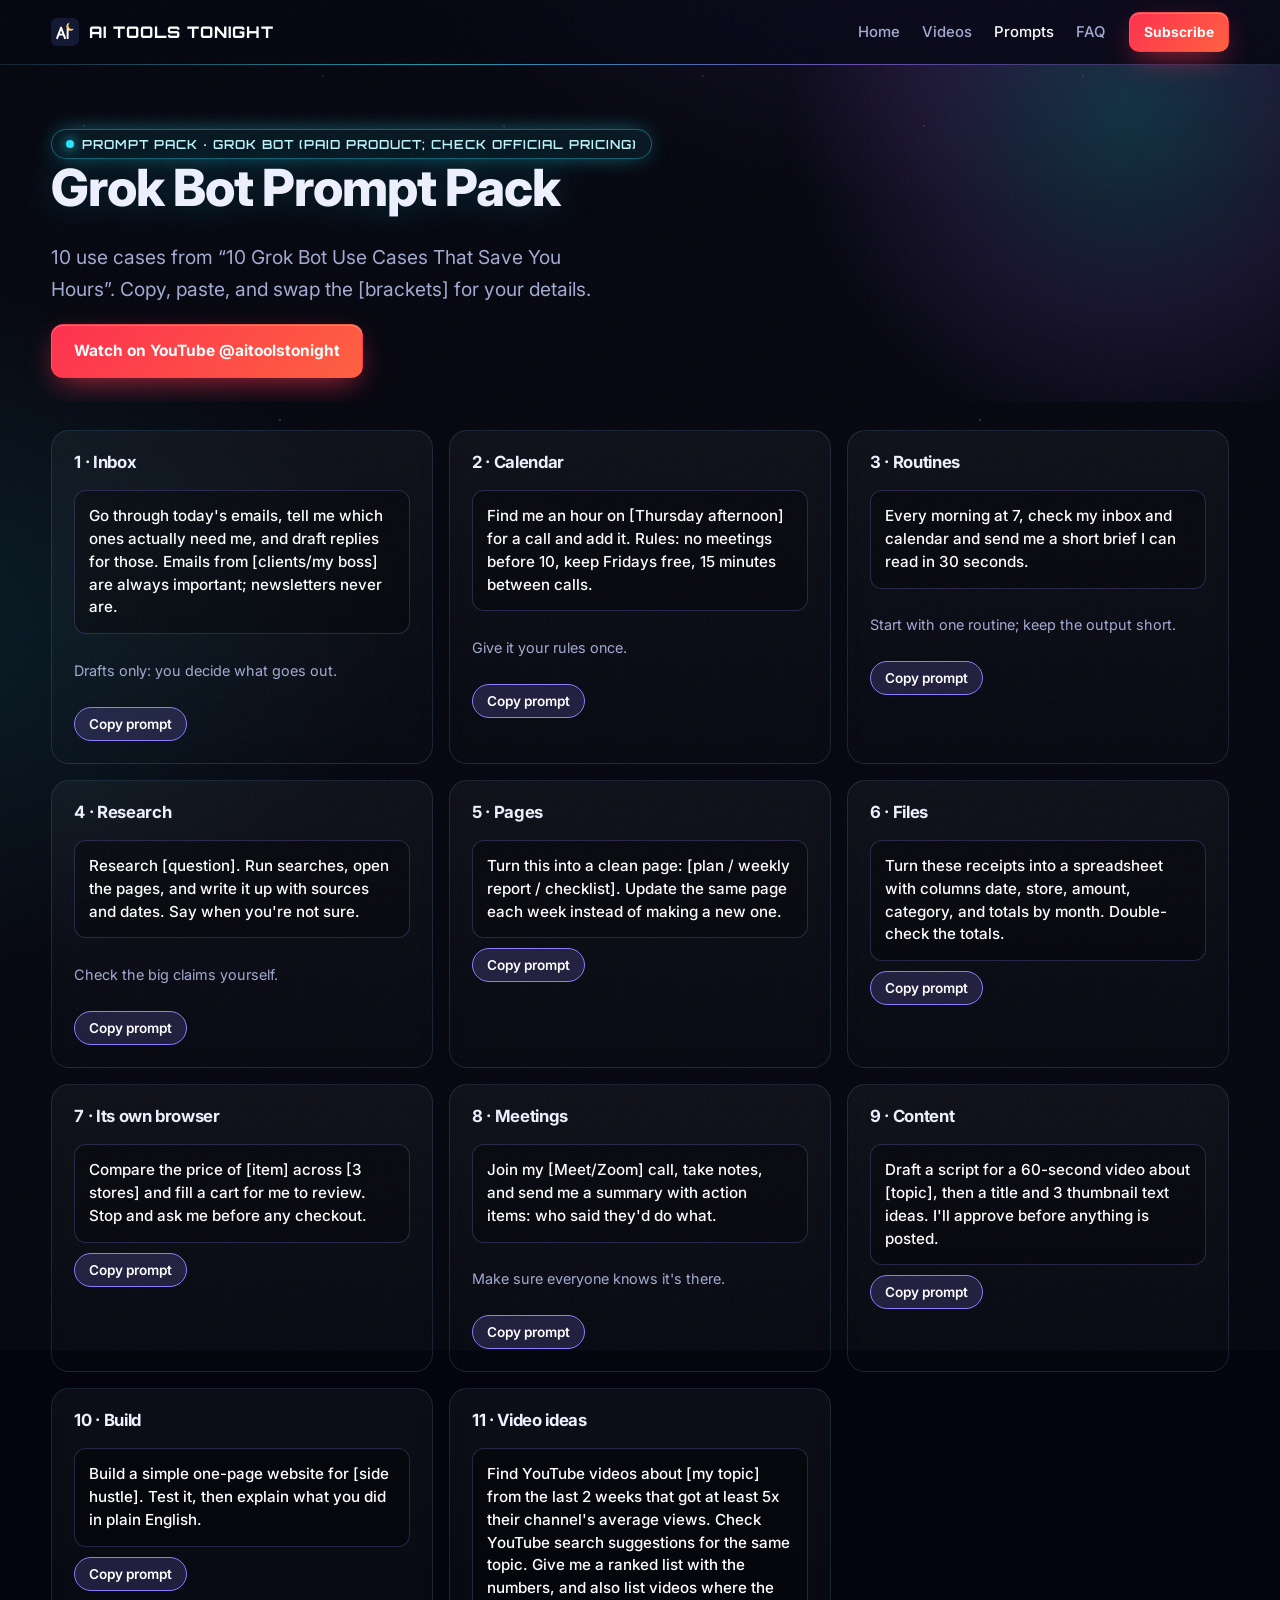
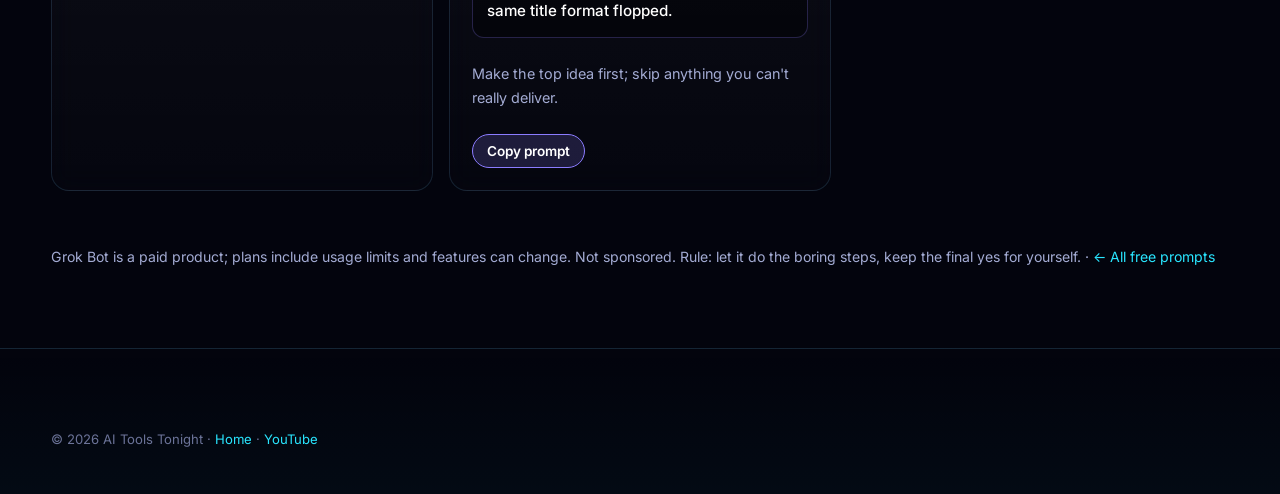
<file: prompts/grok-bot/index.html>
<!doctype html><html lang="en"><head><meta charset="utf-8"><meta name="viewport" content="width=device-width,initial-scale=1">
<title>Grok Bot Prompt Pack | AI Tools Tonight</title>
<meta name="description" content="10 use cases from “10 Grok Bot Use Cases That Save You Hours”. Free copy-and-paste prompts.">
<meta name="theme-color" content="#07091a"><link rel="canonical" href="https://aitoolstonight.com/prompts/grok-bot/"><link rel="icon" href="/assets/logo.svg">
<meta property="og:title" content="Grok Bot Prompt Pack"><meta property="og:image" content="https://aitoolstonight.com/assets/hero.jpg">
<link rel="preconnect" href="https://fonts.googleapis.com"><link rel="preconnect" href="https://fonts.gstatic.com" crossorigin>
<link href="https://fonts.googleapis.com/css2?family=Inter:wght@400;500;600;700;800&family=Orbitron:wght@600;800&display=swap" rel="stylesheet">
<link rel="stylesheet" href="/assets/style.css">
<style>.ph{padding:64px 0 24px;position:relative;overflow:hidden}.ph h1{font-size:clamp(2rem,4.6vw,3.2rem)}
.grid{display:grid;grid-template-columns:repeat(auto-fill,minmax(320px,1fr));gap:16px;padding:28px 0 40px}
.pc{display:flex;flex-direction:column;gap:10px;padding:22px;border-radius:18px;background:linear-gradient(180deg,rgba(255,255,255,.045),rgba(255,255,255,.01));border:1px solid var(--line)}
.pc h3{font-size:1.05rem}.pc pre{white-space:pre-wrap;font:500 .95rem/1.5 Inter,sans-serif;background:rgba(0,0,0,.35);border:1px solid rgba(139,124,255,.25);border-radius:12px;padding:14px;color:#fff;margin:0}
.pc .tip{color:var(--mu);font-size:.9rem}.cp{align-self:flex-start;font:600 .85rem Inter,sans-serif;padding:8px 14px;border-radius:99px;border:1px solid var(--ac);background:rgba(139,124,255,.18);color:#fff;cursor:pointer}
.note{color:var(--mu);font-size:.88rem;padding-bottom:40px}</style></head><body><div class="grain" aria-hidden="true"></div><div class="stars" aria-hidden="true"></div>
<a class="skip" href="#p">Skip to prompts</a>
<header class="nav"><div class="wrap navin">
<a class="brand" href="/"><img src="/assets/logo.svg" alt="" width="28" height="28">AI Tools Tonight</a>
<nav id="menu" aria-label="Main"><a href="/">Home</a><a href="/#videos">Videos</a><a href="/prompts/" aria-current="page" style="color:#fff">Prompts</a><a href="/#faq">FAQ</a></nav>
<div class="navr"><a class="btn red sm" href="https://www.youtube.com/@aitoolstonight?sub_confirmation=1" target="_blank" rel="noopener">Subscribe</a>
<button class="burger" aria-label="Open menu" aria-expanded="false" aria-controls="menu"><span></span><span></span></button></div></div></header>
<main id="p"><section class="ph"><div class="glow"></div><div class="wrap" style="position:relative"><span class="pill"><i></i>Prompt pack · Grok Bot (paid product; check official pricing)</span><h1>Grok Bot Prompt Pack</h1><p class="lead">10 use cases from “10 Grok Bot Use Cases That Save You Hours”. Copy, paste, and swap the [brackets] for your details.</p><a class="btn red" href="https://www.youtube.com/@aitoolstonight?sub_confirmation=1" target="_blank" rel="noopener">Watch on YouTube @aitoolstonight</a></div></section><div class="wrap"><div class="grid"><article class="pc"><h3>1 · Inbox</h3><pre>Go through today&#x27;s emails, tell me which ones actually need me, and draft replies for those. Emails from [clients/my boss] are always important; newsletters never are.</pre><p class="tip">Drafts only: you decide what goes out.</p><button class="cp" type="button">Copy prompt</button></article><article class="pc"><h3>2 · Calendar</h3><pre>Find me an hour on [Thursday afternoon] for a call and add it. Rules: no meetings before 10, keep Fridays free, 15 minutes between calls.</pre><p class="tip">Give it your rules once.</p><button class="cp" type="button">Copy prompt</button></article><article class="pc"><h3>3 · Routines</h3><pre>Every morning at 7, check my inbox and calendar and send me a short brief I can read in 30 seconds.</pre><p class="tip">Start with one routine; keep the output short.</p><button class="cp" type="button">Copy prompt</button></article><article class="pc"><h3>4 · Research</h3><pre>Research [question]. Run searches, open the pages, and write it up with sources and dates. Say when you&#x27;re not sure.</pre><p class="tip">Check the big claims yourself.</p><button class="cp" type="button">Copy prompt</button></article><article class="pc"><h3>5 · Pages</h3><pre>Turn this into a clean page: [plan / weekly report / checklist]. Update the same page each week instead of making a new one.</pre><button class="cp" type="button">Copy prompt</button></article><article class="pc"><h3>6 · Files</h3><pre>Turn these receipts into a spreadsheet with columns date, store, amount, category, and totals by month. Double-check the totals.</pre><button class="cp" type="button">Copy prompt</button></article><article class="pc"><h3>7 · Its own browser</h3><pre>Compare the price of [item] across [3 stores] and fill a cart for me to review. Stop and ask me before any checkout.</pre><button class="cp" type="button">Copy prompt</button></article><article class="pc"><h3>8 · Meetings</h3><pre>Join my [Meet/Zoom] call, take notes, and send me a summary with action items: who said they&#x27;d do what.</pre><p class="tip">Make sure everyone knows it&#x27;s there.</p><button class="cp" type="button">Copy prompt</button></article><article class="pc"><h3>9 · Content</h3><pre>Draft a script for a 60-second video about [topic], then a title and 3 thumbnail text ideas. I&#x27;ll approve before anything is posted.</pre><button class="cp" type="button">Copy prompt</button></article><article class="pc"><h3>10 · Build</h3><pre>Build a simple one-page website for [side hustle]. Test it, then explain what you did in plain English.</pre><button class="cp" type="button">Copy prompt</button></article><article class="pc"><h3>11 · Video ideas</h3><pre>Find YouTube videos about [my topic] from the last 2 weeks that got at least 5x their channel&#x27;s average views. Check YouTube search suggestions for the same topic. Give me a ranked list with the numbers, and also list videos where the same title format flopped.</pre><p class="tip">Make the top idea first; skip anything you can&#x27;t really deliver.</p><button class="cp" type="button">Copy prompt</button></article></div><p class="note">Grok Bot is a paid product; plans include usage limits and features can change. Not sponsored. Rule: let it do the boring steps, keep the final yes for yourself. · <a href="/prompts/">← All free prompts</a></p></div></main><script>document.querySelectorAll('.cp').forEach(b=>b.onclick=()=>{navigator.clipboard.writeText(b.parentNode.querySelector('pre').innerText);b.textContent='Copied!';setTimeout(()=>b.textContent='Copy prompt',1500)})</script><footer><div class="wrap"><p class="legal">© 2026 AI Tools Tonight · <a href="/">Home</a> · <a href="https://www.youtube.com/@aitoolstonight" target="_blank" rel="noopener">YouTube</a></p></div></footer>
<script>
const P=[{"c": "writing", "t": "Make it sound like you", "u": "ChatGPT free \u00b7 Gemini \u00b7 Copilot \u00b7 Claude free", "p": "Here are 3 short samples of my writing: [paste samples]. Describe my style in 5 bullet points (sentence length, word choice, tone). Then rewrite this draft in that same style: [paste draft]. Keep my meaning, cut filler, and don't add words I would never use.", "tip": "Showing real samples beats asking it to \"sound human\".", "src": "https://ai.google.dev/gemini-api/docs/prompting-strategies"}, {"c": "writing", "t": "Tighten any paragraph", "u": "ChatGPT free \u00b7 Gemini \u00b7 Copilot \u00b7 Claude free", "p": "Edit this text to be 30% shorter without losing any key point: [paste text]. Use plain words, active voice and short sentences. Show the new version, then list the 3 biggest cuts you made.", "tip": "Fill the [brackets] with real details; specifics beat generic.", "src": null}, {"c": "writing", "t": "Blog post outline", "u": "ChatGPT free \u00b7 Gemini \u00b7 Copilot \u00b7 Claude free", "p": "I'm writing a blog post for [audience] about [topic]. The goal is for readers to [goal]. Give me a working title, a one-sentence hook, and an outline of 5-7 sections with 2-3 bullet points each. End with a call to action.", "tip": "Name the reader. It changes everything about the result.", "src": null}, {"c": "writing", "t": "Headline generator", "u": "ChatGPT free \u00b7 Gemini \u00b7 Copilot \u00b7 Claude free", "p": "Write 10 headlines for an article about [topic] for [audience]. Mix styles: 3 how-to, 3 numbered lists, 2 questions, 2 bold claims. Keep each under 12 words and avoid clickbait that the article can't deliver.", "tip": "Fill the [brackets] with real details; specifics beat generic.", "src": null}, {"c": "writing", "t": "Explain it to a 10-year-old", "u": "ChatGPT free \u00b7 Gemini \u00b7 Copilot \u00b7 Claude free", "p": "Explain [topic] so a curious 10-year-old would understand it. Use one everyday comparison, keep it under 150 words, and end with one fun fact.", "tip": "Fill the [brackets] with real details; specifics beat generic.", "src": null}, {"c": "writing", "t": "Story starter", "u": "ChatGPT free \u00b7 Gemini \u00b7 Copilot \u00b7 Claude free", "p": "Write the opening 200 words of a family-friendly [genre] story set in [place]. The main character is [character] who wants [goal] but [obstacle]. End on a moment that makes the reader want more.", "tip": "Fill the [brackets] with real details; specifics beat generic.", "src": null}, {"c": "writing", "t": "Proofread with reasons", "u": "ChatGPT free \u00b7 Gemini \u00b7 Copilot \u00b7 Claude free", "p": "Proofread this text: [paste text]. Fix spelling, grammar and punctuation only; don't change my style. Show the corrected text, then a short table of each change and why.", "tip": "Fill the [brackets] with real details; specifics beat generic.", "src": null}, {"c": "work", "t": "Email that gets a reply", "u": "ChatGPT free \u00b7 Gemini \u00b7 Copilot \u00b7 Claude free", "p": "Write a short email to [person/role] asking for [request]. Context: [1-2 lines]. Keep it under 120 words, put the ask in the first two sentences, give a clear deadline of [date], and make it friendly but direct. Give me 2 subject line options.", "tip": "The ask goes up top. Busy people stop reading early.", "src": null}, {"c": "work", "t": "Polite \"no\" email", "u": "ChatGPT free \u00b7 Gemini \u00b7 Copilot \u00b7 Claude free", "p": "Help me decline [request] from [person] politely. I want to keep a good relationship and, if possible, offer [alternative]. Write it in under 100 words and give me a warmer and a firmer version.", "tip": "Paste the real text in; the AI can't fix what it can't see.", "src": null}, {"c": "work", "t": "Meeting notes to action items", "u": "ChatGPT free \u00b7 Gemini \u00b7 Copilot \u00b7 Claude free", "p": "Here are my messy meeting notes: [paste notes]. Turn them into: 1) a 3-sentence summary, 2) decisions made, 3) a table of action items with owner and due date, 4) open questions. Mark anything unclear as [unclear] instead of guessing.", "tip": "Telling it not to guess cuts made-up details.", "src": "https://docs.anthropic.com/en/docs/build-with-claude/prompt-engineering/overview"}, {"c": "work", "t": "Reply to a tough email", "u": "ChatGPT free \u00b7 Gemini \u00b7 Copilot \u00b7 Claude free", "p": "Here is an email I received: [paste]. I feel [how you feel] and I want to [goal]. Draft a calm, professional reply under 150 words. Then tell me if anything in my draft could be misread.", "tip": "Paste the real text in; the AI can't fix what it can't see.", "src": null}, {"c": "work", "t": "Weekly plan", "u": "ChatGPT free \u00b7 Gemini \u00b7 Copilot \u00b7 Claude free", "p": "Here's my to-do list for the week: [paste list]. My fixed commitments are [meetings/times]. Sort tasks by urgency and impact, then build a day-by-day plan with no more than 3 big tasks per day. Flag anything I should delegate or drop.", "tip": "Paste the real text in; the AI can't fix what it can't see.", "src": null}, {"c": "work", "t": "Resume bullet upgrade", "u": "ChatGPT free \u00b7 Gemini \u00b7 Copilot \u00b7 Claude free", "p": "Rewrite these resume bullets for a [job title] role: [paste bullets]. Start each with a strong verb, add a measurable result where I give numbers, and keep each under 20 words. Don't invent numbers; write [add number] where one would help.", "tip": "Paste the real text in; the AI can't fix what it can't see.", "src": null}, {"c": "work", "t": "Interview practice", "u": "ChatGPT free \u00b7 Gemini \u00b7 Copilot \u00b7 Claude free", "p": "Act as an interviewer for a [job title] position at a [type of company]. Ask me one question at a time, wait for my answer, then give a score out of 10 and one tip to improve. Start with an easy question and get harder.", "tip": "One question at a time keeps it a real practice session.", "src": null}, {"c": "work", "t": "Cover letter starter", "u": "ChatGPT free \u00b7 Gemini \u00b7 Copilot \u00b7 Claude free", "p": "Here's the job post: [paste]. Here's my background: [paste or summarize]. Write a 250-word cover letter that connects my top 3 matching strengths to their needs. Sound confident, not desperate, and skip clich\u00e9s like \"I am writing to apply\".", "tip": "Paste the real text in; the AI can't fix what it can't see.", "src": null}, {"c": "study", "t": "Teach me step by step", "u": "ChatGPT free \u00b7 Gemini \u00b7 Copilot \u00b7 Claude free", "p": "I want to learn [topic]. I'm a beginner. Teach me in 5 small lessons. After each lesson, ask me one question to check I understood, and wait for my answer before moving on.", "tip": "Use it to check your understanding, not to skip learning.", "src": null}, {"c": "study", "t": "Quiz me", "u": "ChatGPT free \u00b7 Gemini \u00b7 Copilot \u00b7 Claude free", "p": "Make a 10-question quiz on [topic/chapter] at [grade level]. Mix multiple choice and short answer. Don't show the answers until I reply \"answers\", then explain each one in one sentence.", "tip": "Use it to check your understanding, not to skip learning.", "src": null}, {"c": "study", "t": "Flashcards from notes", "u": "ChatGPT free \u00b7 Gemini \u00b7 Copilot \u00b7 Claude free", "p": "Turn these notes into 15 flashcards: [paste notes]. Format as a table with Front (question) and Back (short answer). Focus on facts most likely to be on a test.", "tip": "Use it to check your understanding, not to skip learning.", "src": null}, {"c": "study", "t": "Feynman check", "u": "ChatGPT free \u00b7 Gemini \u00b7 Copilot \u00b7 Claude free", "p": "Here is my explanation of [concept]: [your explanation]. Point out what I got wrong or left out, then give me a better version in simple words. Be honest but encouraging.", "tip": "Explaining it back is the fastest way to find gaps.", "src": null}, {"c": "study", "t": "Study schedule", "u": "ChatGPT free \u00b7 Gemini \u00b7 Copilot \u00b7 Claude free", "p": "I have a [subject] test on [date] and can study [hours] per day. Topics: [list]. Make a day-by-day plan that reviews hard topics more often and leaves the last day for practice tests.", "tip": "Use it to check your understanding, not to skip learning.", "src": null}, {"c": "study", "t": "Summarize a long article", "u": "ChatGPT free \u00b7 Gemini \u00b7 Copilot \u00b7 Claude free", "p": "Summarize this article for a busy reader: [paste text or link]. Give me a one-line takeaway, 5 key points, and 2 things the author might be leaving out.", "tip": "Use it to check your understanding, not to skip learning.", "src": null}, {"c": "study", "t": "Check the math", "u": "ChatGPT free \u00b7 Gemini \u00b7 Copilot \u00b7 Claude free", "p": "Solve this problem: [problem]. Work through it step by step, then check your answer a second, different way. If the two answers disagree, find the mistake.", "tip": "Asking for a second method catches confident wrong answers.", "src": "https://www.reddit.com/r/PromptEngineering/comments/1q8wwov/the_ai_prompting_tricks_that_actually_matter_in/"}, {"c": "coding", "t": "Explain this code", "u": "ChatGPT free \u00b7 Gemini \u00b7 Copilot \u00b7 Claude free", "p": "Explain what this code does, line by line, for someone new to [language]: [paste code]. Then list any bugs or risky parts you notice.", "tip": "Always run and test the code before you trust it.", "src": null}, {"c": "coding", "t": "Fix my error", "u": "ChatGPT free \u00b7 Gemini \u00b7 Copilot \u00b7 Claude free", "p": "I'm getting this error: [paste error]. Here's the code: [paste code]. I'm using [language/version]. Explain the cause in plain English, then show the fixed code with the changed lines marked.", "tip": "Always run and test the code before you trust it.", "src": null}, {"c": "coding", "t": "Build a small script", "u": "ChatGPT free \u00b7 Gemini \u00b7 Copilot \u00b7 Claude free", "p": "Write a [language] script that [what it should do]. Inputs: [inputs]. Output: [output]. Keep it under 60 lines, add short comments, and include an example of how to run it.", "tip": "Always run and test the code before you trust it.", "src": null}, {"c": "coding", "t": "Spreadsheet formula helper", "u": "ChatGPT free \u00b7 Gemini \u00b7 Copilot \u00b7 Claude free", "p": "In [Google Sheets/Excel], my data has columns [describe columns]. I want a formula that [goal]. Give me the formula, explain each part, and show what it returns for a sample row.", "tip": "Always run and test the code before you trust it.", "src": null}, {"c": "coding", "t": "Write the tests first", "u": "ChatGPT free \u00b7 Gemini \u00b7 Copilot \u00b7 Claude free", "p": "Here's a function: [paste code]. Write unit tests in [test framework] that cover normal cases, edge cases (empty, very large, wrong type) and one failure case. Explain what each test checks.", "tip": "Always run and test the code before you trust it.", "src": null}, {"c": "coding", "t": "Code review", "u": "ChatGPT free \u00b7 Gemini \u00b7 Copilot \u00b7 Claude free", "p": "Review this code like a senior developer: [paste code]. List the 3 most important problems (bugs, security, readability) in order of importance, with a fix for each. Skip nitpicks.", "tip": "\"Top 3\" keeps the feedback focused.", "src": "https://www.reddit.com/r/PromptEngineering/comments/1sqwfr8/i_ran_ab_tests_on_120_prompt_patterns_across_5000/"}, {"c": "coding", "t": "Build a simple web page", "u": "ChatGPT free \u00b7 Gemini \u00b7 Copilot \u00b7 Claude free", "p": "Create a single HTML file with inline CSS and JavaScript for a [type of page, e.g. tip calculator]. It should be mobile friendly, use a dark theme, and need no external libraries. Return only the full code.", "tip": "Always run and test the code before you trust it.", "src": null}, {"c": "images", "t": "Cinematic photo prompt", "u": "ChatGPT free \u00b7 Gemini \u00b7 Copilot (Designer)", "p": "Create an image: [subject] in [setting], [time of day] lighting, shot on a 35mm lens, shallow depth of field, cinematic color grading, high detail, 16:9.", "tip": "Lighting + lens + mood words do most of the work.", "src": null}, {"c": "images", "t": "Futuristic product shot", "u": "ChatGPT free \u00b7 Gemini \u00b7 Copilot (Designer)", "p": "Create a product photo of [product] floating above a glossy black surface, neon [color] rim light, soft reflections, futuristic studio, clean background, ultra-detailed.", "tip": "Change one word at a time to see what it controls.", "src": null}, {"c": "images", "t": "Logo ideas", "u": "ChatGPT free \u00b7 Gemini \u00b7 Copilot (Designer)", "p": "Design 4 simple logo concepts for a brand called [name] that does [what it does]. Flat vector style, [2 colors], works at small sizes, no text other than the name.", "tip": "Change one word at a time to see what it controls.", "src": null}, {"c": "images", "t": "Describe then draw", "u": "ChatGPT free \u00b7 Gemini \u00b7 Copilot \u00b7 Claude free", "p": "I want an image of [rough idea]. First ask me 3 questions about style, mood and composition. Then write one detailed image prompt from my answers that I can paste into an image generator.", "tip": "Change one word at a time to see what it controls.", "src": "https://www.reddit.com/r/PromptEngineering/comments/1q8wwov/the_ai_prompting_tricks_that_actually_matter_in/"}, {"c": "images", "t": "Coloring page for kids", "u": "ChatGPT free \u00b7 Gemini \u00b7 Copilot (Designer)", "p": "Create a black-and-white coloring page of [subject] for kids aged [age]. Thick clean outlines, no shading, simple background, plenty of space to color.", "tip": "Change one word at a time to see what it controls.", "src": null}, {"c": "images", "t": "Consistent character sheet", "u": "ChatGPT free \u00b7 Gemini \u00b7 Copilot (Designer)", "p": "Create a character reference sheet of [character description]: front, side and back view, same outfit and colors in every view, plain white background, friendly cartoon style.", "tip": "Change one word at a time to see what it controls.", "src": null}, {"c": "images", "t": "Thumbnail concept", "u": "ChatGPT free \u00b7 Gemini \u00b7 Copilot (Designer)", "p": "Create a YouTube thumbnail background for a video about [topic]: one bold focal object, high contrast, [color] neon glow, empty space on the left for big text, 16:9.", "tip": "Leave room for text; add the words yourself in a free editor.", "src": null}, {"c": "video", "t": "Video idea brainstorm", "u": "ChatGPT free \u00b7 Gemini \u00b7 Copilot \u00b7 Claude free", "p": "I run a YouTube channel about [niche] for [audience]. Give me 15 video ideas people are actively searching for. For each, add a title under 60 characters and the main question it answers.", "tip": "Make it your own: add your own example or story.", "src": null}, {"c": "video", "t": "Hook writer", "u": "ChatGPT free \u00b7 Gemini \u00b7 Copilot \u00b7 Claude free", "p": "Write 5 different opening hooks (under 15 seconds each when spoken) for a video titled [title]. Use these angles: a surprising fact, a question, a quick result preview, a common mistake, and a bold promise you can actually keep.", "tip": "Make it your own: add your own example or story.", "src": null}, {"c": "video", "t": "Full video script", "u": "ChatGPT free \u00b7 Gemini \u00b7 Copilot \u00b7 Claude free", "p": "Write a [length]-minute YouTube script about [topic] for [audience]. Structure: hook, quick promise, 3-5 steps with a real example each, recap, call to action. Mark where B-roll or on-screen text should go in [brackets].", "tip": "Make it your own: add your own example or story.", "src": null}, {"c": "video", "t": "Shorts script from a long video", "u": "ChatGPT free \u00b7 Gemini \u00b7 Copilot \u00b7 Claude free", "p": "Here's my long video script: [paste]. Pull out 3 YouTube Shorts ideas. For each, write a 30-45 second script with a hook in the first line, one clear tip, and an ending that points to the full video.", "tip": "Make it your own: add your own example or story.", "src": null}, {"c": "video", "t": "SEO title + description", "u": "ChatGPT free \u00b7 Gemini \u00b7 Copilot \u00b7 Claude free", "p": "My video is about [topic] and covers [key points]. Write 5 title options under 60 characters, a 150-word description with the main keyword in the first sentence, 10 tags, and 3 chapter timestamps placeholders.", "tip": "Make it your own: add your own example or story.", "src": null}, {"c": "video", "t": "Comment reply helper", "u": "ChatGPT free \u00b7 Gemini \u00b7 Copilot \u00b7 Claude free", "p": "Here are comments on my video: [paste comments]. Write a short, friendly reply to each that adds value or asks a follow-up question. Skip any that are spam.", "tip": "Make it your own: add your own example or story.", "src": null}, {"c": "video", "t": "AI video clip prompt", "u": "ChatGPT free \u00b7 Gemini \u00b7 Copilot \u00b7 Claude free", "p": "Write a text-to-video prompt for a [5-8] second clip: [scene idea]. Include camera move, subject action, lighting, mood and style in one paragraph under 60 words.", "tip": "Describe one camera move per clip; more gets messy.", "src": null}, {"c": "business", "t": "Business idea pressure test", "u": "ChatGPT free \u00b7 Gemini \u00b7 Copilot \u00b7 Claude free", "p": "Here's my business idea: [idea]. First tell me if the idea rests on a shaky assumption. Then list the 3 biggest risks, who the first 10 customers might be, and the cheapest way to test it this week.", "tip": "Asking about weak assumptions first gives sharper feedback.", "src": "https://www.reddit.com/r/PromptEngineering/comments/1sqwfr8/i_ran_ab_tests_on_120_prompt_patterns_across_5000/"}, {"c": "business", "t": "Customer persona", "u": "ChatGPT free \u00b7 Gemini \u00b7 Copilot \u00b7 Claude free", "p": "Create a customer persona for [product/service]: who they are, their top 3 problems, what they've already tried, where they spend time online, and the words they'd use to describe their problem.", "tip": "Double-check any numbers or facts before you publish.", "src": null}, {"c": "business", "t": "Product description", "u": "ChatGPT free \u00b7 Gemini \u00b7 Copilot \u00b7 Claude free", "p": "Write a product description for [product] aimed at [customer]. Lead with the main benefit, then 3 bullet features with a benefit each, then one line that handles the biggest doubt. Under 120 words.", "tip": "Double-check any numbers or facts before you publish.", "src": null}, {"c": "business", "t": "Social post batch", "u": "ChatGPT free \u00b7 Gemini \u00b7 Copilot \u00b7 Claude free", "p": "Write 7 social media posts for [business] on [platform] to promote [offer]. Mix: 2 tips, 2 behind-the-scenes, 1 customer story placeholder, 1 question, 1 direct offer. Keep each under 50 words.", "tip": "Double-check any numbers or facts before you publish.", "src": null}, {"c": "business", "t": "Pricing ideas", "u": "ChatGPT free \u00b7 Gemini \u00b7 Copilot \u00b7 Claude free", "p": "I sell [product/service] to [customer]. My costs are about [cost] and competitors charge [range]. Suggest 3 pricing options (e.g. basic, standard, premium) with what's included in each and why.", "tip": "Double-check any numbers or facts before you publish.", "src": null}, {"c": "business", "t": "SWOT in a table", "u": "ChatGPT free \u00b7 Gemini \u00b7 Copilot \u00b7 Claude free", "p": "Do a SWOT analysis for [business/idea] in [market]. Put it in a 2x2 table, 3-4 points each, then give the single most important next step.", "tip": "Double-check any numbers or facts before you publish.", "src": null}, {"c": "business", "t": "Friendly sales follow-up", "u": "ChatGPT free \u00b7 Gemini \u00b7 Copilot \u00b7 Claude free", "p": "Write a follow-up message to a lead who [what happened, e.g. asked for a quote and went quiet]. Keep it short, helpful, zero pressure, and include one easy yes/no question.", "tip": "Double-check any numbers or facts before you publish.", "src": null}, {"c": "life", "t": "Meal plan from my fridge", "u": "ChatGPT free \u00b7 Gemini \u00b7 Copilot \u00b7 Claude free", "p": "I have these ingredients: [list]. Suggest 3 easy dinners I can make with them (I can buy up to [number] extra items). Give each a cook time and simple steps.", "tip": "Add your real limits (budget, time, diet) for a better plan.", "src": null}, {"c": "life", "t": "Weekly meal plan + list", "u": "ChatGPT free \u00b7 Gemini \u00b7 Copilot \u00b7 Claude free", "p": "Plan 5 family dinners for [number] people, budget about [amount], with [dietary needs]. Then give me one grocery list grouped by store section.", "tip": "Add your real limits (budget, time, diet) for a better plan.", "src": null}, {"c": "life", "t": "Trip planner", "u": "ChatGPT free \u00b7 Gemini \u00b7 Copilot \u00b7 Claude free", "p": "Plan a [number]-day trip to [place] for [who's going] who like [interests], with a budget of [amount]. Give a day-by-day plan with morning, afternoon and evening, plus one rainy-day backup.", "tip": "Add your real limits (budget, time, diet) for a better plan.", "src": null}, {"c": "life", "t": "Budget helper", "u": "ChatGPT free \u00b7 Gemini \u00b7 Copilot \u00b7 Claude free", "p": "My monthly income is [amount] and my expenses are [list]. Sort them into needs, wants and savings, show the percentages, and suggest 3 realistic ways to save [amount] per month.", "tip": "Add your real limits (budget, time, diet) for a better plan.", "src": null}, {"c": "life", "t": "Gift ideas", "u": "ChatGPT free \u00b7 Gemini \u00b7 Copilot \u00b7 Claude free", "p": "Suggest 10 gift ideas for [person] who is [age] and loves [interests], budget [amount]. Mix things to buy, things to make, and experiences.", "tip": "Add your real limits (budget, time, diet) for a better plan.", "src": null}, {"c": "life", "t": "Decide between options", "u": "ChatGPT free \u00b7 Gemini \u00b7 Copilot \u00b7 Claude free", "p": "I'm choosing between [option A] and [option B]. What matters most to me: [priorities]. Compare them in a table against my priorities, then tell me which you'd pick and the one thing that would change your answer.", "tip": "Add your real limits (budget, time, diet) for a better plan.", "src": null}, {"c": "life", "t": "Kind message writer", "u": "ChatGPT free \u00b7 Gemini \u00b7 Copilot \u00b7 Claude free", "p": "Help me write a [birthday/thank-you/sympathy] message to [person], who [relationship and detail]. Make it warm and personal, about 60 words, and give me 2 versions.", "tip": "Add your real limits (budget, time, diet) for a better plan.", "src": null}, {"c": "techniques", "t": "Give it a specific role", "u": "ChatGPT free \u00b7 Gemini \u00b7 Copilot \u00b7 Claude free", "p": "You are a [specific expert, e.g. a high school chemistry teacher with 20 years of experience]. Your audience is [audience]. Task: [task]. Format: [format].", "tip": "A specific role beats \"you are a helpful assistant\".", "src": "https://docs.anthropic.com/en/docs/build-with-claude/prompt-engineering/overview"}, {"c": "techniques", "t": "Show examples (few-shot)", "u": "ChatGPT free \u00b7 Gemini \u00b7 Copilot \u00b7 Claude free", "p": "Here are 2 examples of what I want:\nExample 1: [input] -> [output]\nExample 2: [input] -> [output]\nNow do the same for: [new input]", "tip": "Examples teach format and tone faster than describing them.", "src": "https://ai.google.dev/gemini-api/docs/prompting-strategies"}, {"c": "techniques", "t": "Ask me questions first", "u": "ChatGPT free \u00b7 Gemini \u00b7 Copilot \u00b7 Claude free", "p": "I want help with [task]. Before you answer, ask me up to 5 questions you need to do this really well. Wait for my answers.", "tip": "Combine 2-3 techniques; stacking more rarely helps.", "src": "https://www.reddit.com/r/PromptEngineering/comments/1q8wwov/the_ai_prompting_tricks_that_actually_matter_in/"}, {"c": "techniques", "t": "Think step by step", "u": "ChatGPT free \u00b7 Gemini \u00b7 Copilot \u00b7 Claude free", "p": "[Your question]. Before answering, break the problem into 3-5 smaller questions, answer each one, then give your final answer in one short paragraph.", "tip": "Naming a number of sub-steps works better than \"think harder\".", "src": "https://www.reddit.com/r/PromptEngineering/comments/1sqwfr8/i_ran_ab_tests_on_120_prompt_patterns_across_5000/"}, {"c": "techniques", "t": "Set the format exactly", "u": "ChatGPT free \u00b7 Gemini \u00b7 Copilot \u00b7 Claude free", "p": "[Your task]. Format the answer as [e.g. a table with columns X, Y, Z / 5 bullet points under 15 words each]. Don't add an intro or outro.", "tip": "Combine 2-3 techniques; stacking more rarely helps.", "src": "https://www.reddit.com/r/PromptEngineering/comments/1tcv42c/i_tested_200_claude_prompts_here_are_the_6/"}, {"c": "techniques", "t": "Use clear sections", "u": "ChatGPT free \u00b7 Gemini \u00b7 Copilot \u00b7 Claude free", "p": "Use the text between the ### marks as your source and nothing else.\n###\n[paste text]\n###\nTask: [what to do with it]. If the answer isn't in the text, say \"not in the text\".", "tip": "Separating your source from your instructions avoids mix-ups.", "src": "https://platform.openai.com/docs/guides/prompt-engineering"}, {"c": "techniques", "t": "Critique and improve", "u": "ChatGPT free \u00b7 Gemini \u00b7 Copilot \u00b7 Claude free", "p": "[Your task]. After your answer, list 3 specific weaknesses a tough expert reviewer would point out, then give an improved final version that fixes them.", "tip": "Combine 2-3 techniques; stacking more rarely helps.", "src": "https://www.reddit.com/r/PromptEngineering/comments/1sqwfr8/i_ran_ab_tests_on_120_prompt_patterns_across_5000/"}, {"c": "techniques", "t": "Let it write the prompt", "u": "ChatGPT free \u00b7 Gemini \u00b7 Copilot \u00b7 Claude free", "p": "I want to get [desired result] from an AI chatbot. Write the best possible prompt for that, with a role, context, the exact task, output format, and 2-3 things to avoid. Use [brackets] for parts I should fill in.", "tip": "Combine 2-3 techniques; stacking more rarely helps.", "src": "https://www.reddit.com/r/PromptEngineering/comments/1tcv42c/i_tested_200_claude_prompts_here_are_the_6/"}, {"c": "techniques", "t": "Say what NOT to do", "u": "ChatGPT free \u00b7 Gemini \u00b7 Copilot \u00b7 Claude free", "p": "[Your task]. Rules: don't use jargon, don't exceed [number] words, don't use lists, and don't start with \"Sure\" or \"Great question\".", "tip": "\"Don'ts\" are very effective for controlling style.", "src": "https://www.reddit.com/r/PromptEngineering/comments/1sqwfr8/i_ran_ab_tests_on_120_prompt_patterns_across_5000/"}, {"c": "techniques", "t": "Give it the why", "u": "ChatGPT free \u00b7 Gemini \u00b7 Copilot \u00b7 Claude free", "p": "[Your task]. Context: this is for [who] and will be used to [purpose]. Success looks like [what good looks like].", "tip": "Explaining the purpose helps it make better choices.", "src": "https://docs.anthropic.com/en/docs/build-with-claude/prompt-engineering/overview"}, {"c": "techniques", "t": "Start the answer for it", "u": "ChatGPT free \u00b7 Gemini \u00b7 Copilot \u00b7 Claude free", "p": "[Your task]. Begin your answer exactly like this and continue:\n\"Here are the three main reasons:\n1.\"", "tip": "Combine 2-3 techniques; stacking more rarely helps.", "src": "https://www.reddit.com/r/PromptEngineering/comments/1q8wwov/the_ai_prompting_tricks_that_actually_matter_in/"}, {"c": "techniques", "t": "Iterate, don't restart", "u": "ChatGPT free \u00b7 Gemini \u00b7 Copilot \u00b7 Claude free", "p": "That's close. Keep everything the same except: [specific change]. Make it [shorter/more casual/more detailed] and keep the [part you liked].", "tip": "Small follow-up edits beat starting a new chat.", "src": "https://ai.google.dev/gemini-api/docs/prompting-strategies"}];
const N={all:"All",writing:"Writing",work:"Work & email",study:"Study",coding:"Coding",images:"Images",video:"Video & YouTube",business:"Business",life:"Everyday life",techniques:"Prompt techniques"};
let cat="all",q="";const L=document.getElementById("list"),C=document.getElementById("chips");
const esc=s=>s.replace(/[&<>"]/g,m=>({"&":"&amp;","<":"&lt;",">":"&gt;",'"':"&quot;"}[m]));
Object.keys(N).forEach(k=>{const b=document.createElement("button");b.className="chip"+(k=="all"?" on":"");b.textContent=N[k];b.onclick=()=>{cat=k;[...C.children].forEach(x=>x.classList.toggle("on",x==b));draw()};C.appendChild(b)});
function draw(){const f=P.filter(x=>(cat=="all"||x.c==cat)&&(!q||(x.t+" "+x.p+" "+x.tip+" "+N[x.c]).toLowerCase().includes(q)));
L.innerHTML=f.map(x=>`<article class="pc"><span class="cat">${N[x.c]}</span><h3>${esc(x.t)}</h3><p class="use">Use with: ${esc(x.u)}</p><pre>${esc(x.p).replace(/\[([^\]]+)\]/g,"<b>[$1]</b>")}</pre><p class="tip">💡 ${esc(x.tip)}${x.src?` <a href="${x.src}" target="_blank" rel="noopener">Technique source ↗</a>`:""}</p><button class="btn ghost sm cp" data-i="${P.indexOf(x)}">Copy prompt</button></article>`).join("");
document.getElementById("count").textContent=f.length+" of "+P.length+" prompts";document.getElementById("empty").hidden=f.length>0}
document.getElementById("q").oninput=e=>{q=e.target.value.trim().toLowerCase();draw()};
L.onclick=async e=>{const b=e.target.closest(".cp");if(!b)return;const t=P[b.dataset.i].p;try{await navigator.clipboard.writeText(t)}catch(_){const a=document.createElement("textarea");a.value=t;document.body.appendChild(a);a.select();document.execCommand("copy");a.remove()}b.textContent="Copied ✓";b.classList.add("done");setTimeout(()=>{b.textContent="Copy prompt";b.classList.remove("done")},1600)};
const bg=document.querySelector(".burger"),m=document.getElementById("menu");bg.onclick=()=>{const o=m.classList.toggle("open");bg.setAttribute("aria-expanded",o)};
draw();
</script></body></html>
</file>
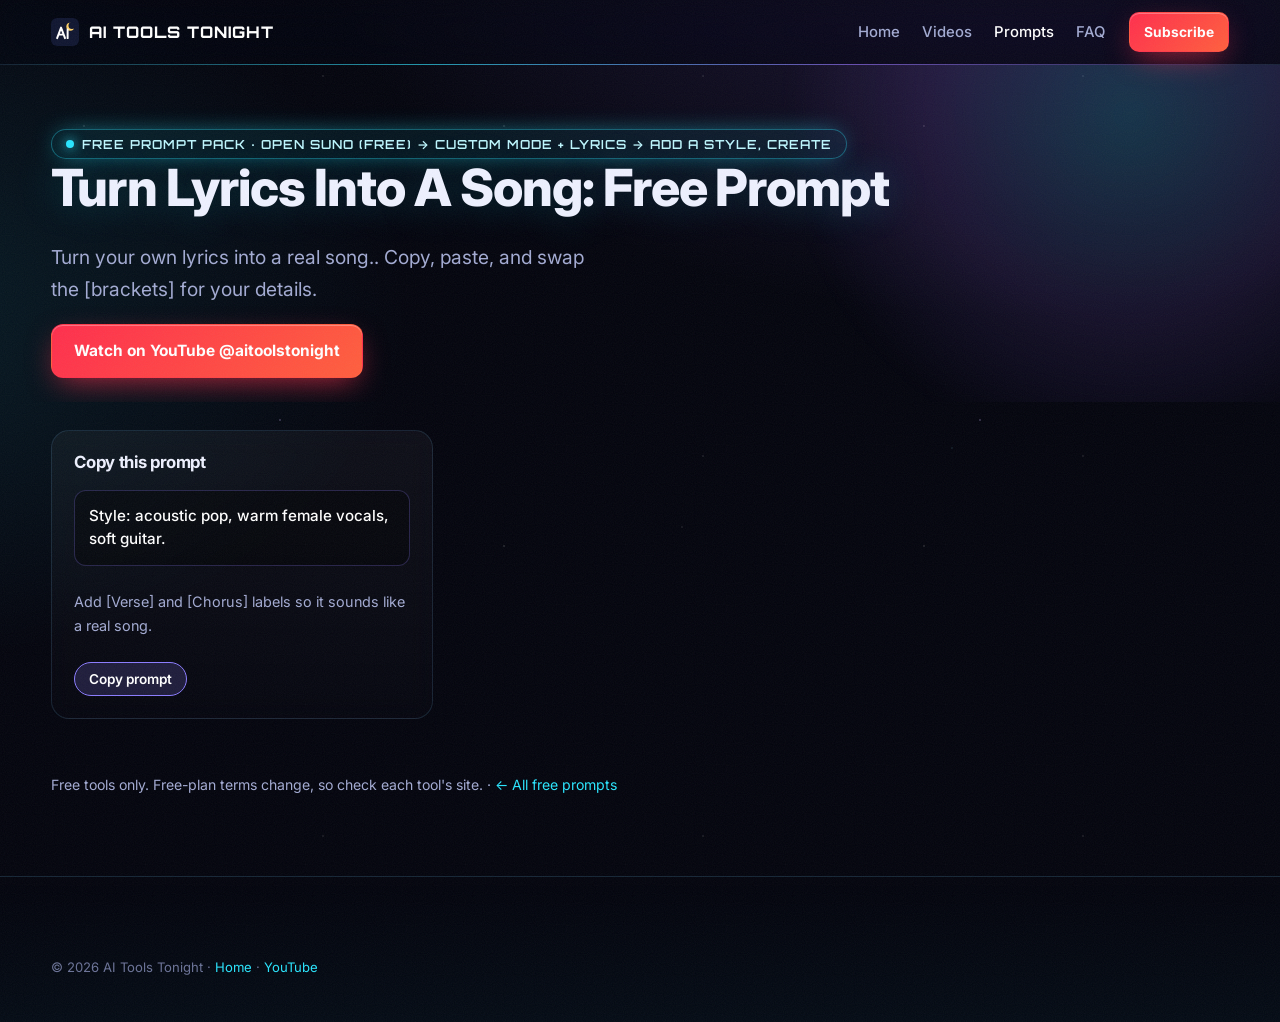
<file: prompts/lyrics-to-song/index.html>
<!doctype html><html lang="en"><head><meta charset="utf-8"><meta name="viewport" content="width=device-width,initial-scale=1">
<title>Turn Lyrics Into A Song: Free Prompt | AI Tools Tonight</title>
<meta name="description" content="Turn your own lyrics into a real song.. Free copy-and-paste prompts.">
<meta name="theme-color" content="#07091a"><link rel="canonical" href="https://aitoolstonight.com/prompts/lyrics-to-song/"><link rel="icon" href="/assets/logo.svg">
<meta property="og:title" content="Turn Lyrics Into A Song: Free Prompt"><meta property="og:image" content="https://aitoolstonight.com/assets/hero.jpg">
<link rel="preconnect" href="https://fonts.googleapis.com"><link rel="preconnect" href="https://fonts.gstatic.com" crossorigin>
<link href="https://fonts.googleapis.com/css2?family=Inter:wght@400;500;600;700;800&family=Orbitron:wght@600;800&display=swap" rel="stylesheet">
<link rel="stylesheet" href="/assets/style.css">
<style>.ph{padding:64px 0 24px;position:relative;overflow:hidden}.ph h1{font-size:clamp(2rem,4.6vw,3.2rem)}
.grid{display:grid;grid-template-columns:repeat(auto-fill,minmax(320px,1fr));gap:16px;padding:28px 0 40px}
.pc{display:flex;flex-direction:column;gap:10px;padding:22px;border-radius:18px;background:linear-gradient(180deg,rgba(255,255,255,.045),rgba(255,255,255,.01));border:1px solid var(--line)}
.pc h3{font-size:1.05rem}.pc pre{white-space:pre-wrap;font:500 .95rem/1.5 Inter,sans-serif;background:rgba(0,0,0,.35);border:1px solid rgba(139,124,255,.25);border-radius:12px;padding:14px;color:#fff;margin:0}
.pc .tip{color:var(--mu);font-size:.9rem}.cp{align-self:flex-start;font:600 .85rem Inter,sans-serif;padding:8px 14px;border-radius:99px;border:1px solid var(--ac);background:rgba(139,124,255,.18);color:#fff;cursor:pointer}
.note{color:var(--mu);font-size:.88rem;padding-bottom:40px}</style></head><body><div class="grain" aria-hidden="true"></div><div class="stars" aria-hidden="true"></div>
<a class="skip" href="#p">Skip to prompts</a>
<header class="nav"><div class="wrap navin">
<a class="brand" href="/"><img src="/assets/logo.svg" alt="" width="28" height="28">AI Tools Tonight</a>
<nav id="menu" aria-label="Main"><a href="/">Home</a><a href="/#videos">Videos</a><a href="/prompts/" aria-current="page" style="color:#fff">Prompts</a><a href="/#faq">FAQ</a></nav>
<div class="navr"><a class="btn red sm" href="https://www.youtube.com/@aitoolstonight?sub_confirmation=1" target="_blank" rel="noopener">Subscribe</a>
<button class="burger" aria-label="Open menu" aria-expanded="false" aria-controls="menu"><span></span><span></span></button></div></div></header>
<main id="p"><section class="ph"><div class="glow"></div><div class="wrap" style="position:relative"><span class="pill"><i></i>Free prompt pack · Open Suno (free) → Custom mode + lyrics → Add a style, Create</span><h1>Turn Lyrics Into A Song: Free Prompt</h1><p class="lead">Turn your own lyrics into a real song.. Copy, paste, and swap the [brackets] for your details.</p><a class="btn red" href="https://www.youtube.com/@aitoolstonight?sub_confirmation=1" target="_blank" rel="noopener">Watch on YouTube @aitoolstonight</a></div></section><div class="wrap"><div class="grid"><article class="pc"><h3>Copy this prompt</h3><pre>Style: acoustic pop, warm female vocals, soft guitar.</pre><p class="tip">Add [Verse] and [Chorus] labels so it sounds like a real song.</p><button class="cp" type="button">Copy prompt</button></article></div><p class="note">Free tools only. Free-plan terms change, so check each tool&#x27;s site. · <a href="/prompts/">← All free prompts</a></p></div></main><script>document.querySelectorAll('.cp').forEach(b=>b.onclick=()=>{navigator.clipboard.writeText(b.parentNode.querySelector('pre').innerText);b.textContent='Copied!';setTimeout(()=>b.textContent='Copy prompt',1500)})</script><footer><div class="wrap"><p class="legal">© 2026 AI Tools Tonight · <a href="/">Home</a> · <a href="https://www.youtube.com/@aitoolstonight" target="_blank" rel="noopener">YouTube</a></p></div></footer>
<script>
const P=[{"c": "writing", "t": "Make it sound like you", "u": "ChatGPT free \u00b7 Gemini \u00b7 Copilot \u00b7 Claude free", "p": "Here are 3 short samples of my writing: [paste samples]. Describe my style in 5 bullet points (sentence length, word choice, tone). Then rewrite this draft in that same style: [paste draft]. Keep my meaning, cut filler, and don't add words I would never use.", "tip": "Showing real samples beats asking it to \"sound human\".", "src": "https://ai.google.dev/gemini-api/docs/prompting-strategies"}, {"c": "writing", "t": "Tighten any paragraph", "u": "ChatGPT free \u00b7 Gemini \u00b7 Copilot \u00b7 Claude free", "p": "Edit this text to be 30% shorter without losing any key point: [paste text]. Use plain words, active voice and short sentences. Show the new version, then list the 3 biggest cuts you made.", "tip": "Fill the [brackets] with real details; specifics beat generic.", "src": null}, {"c": "writing", "t": "Blog post outline", "u": "ChatGPT free \u00b7 Gemini \u00b7 Copilot \u00b7 Claude free", "p": "I'm writing a blog post for [audience] about [topic]. The goal is for readers to [goal]. Give me a working title, a one-sentence hook, and an outline of 5-7 sections with 2-3 bullet points each. End with a call to action.", "tip": "Name the reader. It changes everything about the result.", "src": null}, {"c": "writing", "t": "Headline generator", "u": "ChatGPT free \u00b7 Gemini \u00b7 Copilot \u00b7 Claude free", "p": "Write 10 headlines for an article about [topic] for [audience]. Mix styles: 3 how-to, 3 numbered lists, 2 questions, 2 bold claims. Keep each under 12 words and avoid clickbait that the article can't deliver.", "tip": "Fill the [brackets] with real details; specifics beat generic.", "src": null}, {"c": "writing", "t": "Explain it to a 10-year-old", "u": "ChatGPT free \u00b7 Gemini \u00b7 Copilot \u00b7 Claude free", "p": "Explain [topic] so a curious 10-year-old would understand it. Use one everyday comparison, keep it under 150 words, and end with one fun fact.", "tip": "Fill the [brackets] with real details; specifics beat generic.", "src": null}, {"c": "writing", "t": "Story starter", "u": "ChatGPT free \u00b7 Gemini \u00b7 Copilot \u00b7 Claude free", "p": "Write the opening 200 words of a family-friendly [genre] story set in [place]. The main character is [character] who wants [goal] but [obstacle]. End on a moment that makes the reader want more.", "tip": "Fill the [brackets] with real details; specifics beat generic.", "src": null}, {"c": "writing", "t": "Proofread with reasons", "u": "ChatGPT free \u00b7 Gemini \u00b7 Copilot \u00b7 Claude free", "p": "Proofread this text: [paste text]. Fix spelling, grammar and punctuation only; don't change my style. Show the corrected text, then a short table of each change and why.", "tip": "Fill the [brackets] with real details; specifics beat generic.", "src": null}, {"c": "work", "t": "Email that gets a reply", "u": "ChatGPT free \u00b7 Gemini \u00b7 Copilot \u00b7 Claude free", "p": "Write a short email to [person/role] asking for [request]. Context: [1-2 lines]. Keep it under 120 words, put the ask in the first two sentences, give a clear deadline of [date], and make it friendly but direct. Give me 2 subject line options.", "tip": "The ask goes up top. Busy people stop reading early.", "src": null}, {"c": "work", "t": "Polite \"no\" email", "u": "ChatGPT free \u00b7 Gemini \u00b7 Copilot \u00b7 Claude free", "p": "Help me decline [request] from [person] politely. I want to keep a good relationship and, if possible, offer [alternative]. Write it in under 100 words and give me a warmer and a firmer version.", "tip": "Paste the real text in; the AI can't fix what it can't see.", "src": null}, {"c": "work", "t": "Meeting notes to action items", "u": "ChatGPT free \u00b7 Gemini \u00b7 Copilot \u00b7 Claude free", "p": "Here are my messy meeting notes: [paste notes]. Turn them into: 1) a 3-sentence summary, 2) decisions made, 3) a table of action items with owner and due date, 4) open questions. Mark anything unclear as [unclear] instead of guessing.", "tip": "Telling it not to guess cuts made-up details.", "src": "https://docs.anthropic.com/en/docs/build-with-claude/prompt-engineering/overview"}, {"c": "work", "t": "Reply to a tough email", "u": "ChatGPT free \u00b7 Gemini \u00b7 Copilot \u00b7 Claude free", "p": "Here is an email I received: [paste]. I feel [how you feel] and I want to [goal]. Draft a calm, professional reply under 150 words. Then tell me if anything in my draft could be misread.", "tip": "Paste the real text in; the AI can't fix what it can't see.", "src": null}, {"c": "work", "t": "Weekly plan", "u": "ChatGPT free \u00b7 Gemini \u00b7 Copilot \u00b7 Claude free", "p": "Here's my to-do list for the week: [paste list]. My fixed commitments are [meetings/times]. Sort tasks by urgency and impact, then build a day-by-day plan with no more than 3 big tasks per day. Flag anything I should delegate or drop.", "tip": "Paste the real text in; the AI can't fix what it can't see.", "src": null}, {"c": "work", "t": "Resume bullet upgrade", "u": "ChatGPT free \u00b7 Gemini \u00b7 Copilot \u00b7 Claude free", "p": "Rewrite these resume bullets for a [job title] role: [paste bullets]. Start each with a strong verb, add a measurable result where I give numbers, and keep each under 20 words. Don't invent numbers; write [add number] where one would help.", "tip": "Paste the real text in; the AI can't fix what it can't see.", "src": null}, {"c": "work", "t": "Interview practice", "u": "ChatGPT free \u00b7 Gemini \u00b7 Copilot \u00b7 Claude free", "p": "Act as an interviewer for a [job title] position at a [type of company]. Ask me one question at a time, wait for my answer, then give a score out of 10 and one tip to improve. Start with an easy question and get harder.", "tip": "One question at a time keeps it a real practice session.", "src": null}, {"c": "work", "t": "Cover letter starter", "u": "ChatGPT free \u00b7 Gemini \u00b7 Copilot \u00b7 Claude free", "p": "Here's the job post: [paste]. Here's my background: [paste or summarize]. Write a 250-word cover letter that connects my top 3 matching strengths to their needs. Sound confident, not desperate, and skip clich\u00e9s like \"I am writing to apply\".", "tip": "Paste the real text in; the AI can't fix what it can't see.", "src": null}, {"c": "study", "t": "Teach me step by step", "u": "ChatGPT free \u00b7 Gemini \u00b7 Copilot \u00b7 Claude free", "p": "I want to learn [topic]. I'm a beginner. Teach me in 5 small lessons. After each lesson, ask me one question to check I understood, and wait for my answer before moving on.", "tip": "Use it to check your understanding, not to skip learning.", "src": null}, {"c": "study", "t": "Quiz me", "u": "ChatGPT free \u00b7 Gemini \u00b7 Copilot \u00b7 Claude free", "p": "Make a 10-question quiz on [topic/chapter] at [grade level]. Mix multiple choice and short answer. Don't show the answers until I reply \"answers\", then explain each one in one sentence.", "tip": "Use it to check your understanding, not to skip learning.", "src": null}, {"c": "study", "t": "Flashcards from notes", "u": "ChatGPT free \u00b7 Gemini \u00b7 Copilot \u00b7 Claude free", "p": "Turn these notes into 15 flashcards: [paste notes]. Format as a table with Front (question) and Back (short answer). Focus on facts most likely to be on a test.", "tip": "Use it to check your understanding, not to skip learning.", "src": null}, {"c": "study", "t": "Feynman check", "u": "ChatGPT free \u00b7 Gemini \u00b7 Copilot \u00b7 Claude free", "p": "Here is my explanation of [concept]: [your explanation]. Point out what I got wrong or left out, then give me a better version in simple words. Be honest but encouraging.", "tip": "Explaining it back is the fastest way to find gaps.", "src": null}, {"c": "study", "t": "Study schedule", "u": "ChatGPT free \u00b7 Gemini \u00b7 Copilot \u00b7 Claude free", "p": "I have a [subject] test on [date] and can study [hours] per day. Topics: [list]. Make a day-by-day plan that reviews hard topics more often and leaves the last day for practice tests.", "tip": "Use it to check your understanding, not to skip learning.", "src": null}, {"c": "study", "t": "Summarize a long article", "u": "ChatGPT free \u00b7 Gemini \u00b7 Copilot \u00b7 Claude free", "p": "Summarize this article for a busy reader: [paste text or link]. Give me a one-line takeaway, 5 key points, and 2 things the author might be leaving out.", "tip": "Use it to check your understanding, not to skip learning.", "src": null}, {"c": "study", "t": "Check the math", "u": "ChatGPT free \u00b7 Gemini \u00b7 Copilot \u00b7 Claude free", "p": "Solve this problem: [problem]. Work through it step by step, then check your answer a second, different way. If the two answers disagree, find the mistake.", "tip": "Asking for a second method catches confident wrong answers.", "src": "https://www.reddit.com/r/PromptEngineering/comments/1q8wwov/the_ai_prompting_tricks_that_actually_matter_in/"}, {"c": "coding", "t": "Explain this code", "u": "ChatGPT free \u00b7 Gemini \u00b7 Copilot \u00b7 Claude free", "p": "Explain what this code does, line by line, for someone new to [language]: [paste code]. Then list any bugs or risky parts you notice.", "tip": "Always run and test the code before you trust it.", "src": null}, {"c": "coding", "t": "Fix my error", "u": "ChatGPT free \u00b7 Gemini \u00b7 Copilot \u00b7 Claude free", "p": "I'm getting this error: [paste error]. Here's the code: [paste code]. I'm using [language/version]. Explain the cause in plain English, then show the fixed code with the changed lines marked.", "tip": "Always run and test the code before you trust it.", "src": null}, {"c": "coding", "t": "Build a small script", "u": "ChatGPT free \u00b7 Gemini \u00b7 Copilot \u00b7 Claude free", "p": "Write a [language] script that [what it should do]. Inputs: [inputs]. Output: [output]. Keep it under 60 lines, add short comments, and include an example of how to run it.", "tip": "Always run and test the code before you trust it.", "src": null}, {"c": "coding", "t": "Spreadsheet formula helper", "u": "ChatGPT free \u00b7 Gemini \u00b7 Copilot \u00b7 Claude free", "p": "In [Google Sheets/Excel], my data has columns [describe columns]. I want a formula that [goal]. Give me the formula, explain each part, and show what it returns for a sample row.", "tip": "Always run and test the code before you trust it.", "src": null}, {"c": "coding", "t": "Write the tests first", "u": "ChatGPT free \u00b7 Gemini \u00b7 Copilot \u00b7 Claude free", "p": "Here's a function: [paste code]. Write unit tests in [test framework] that cover normal cases, edge cases (empty, very large, wrong type) and one failure case. Explain what each test checks.", "tip": "Always run and test the code before you trust it.", "src": null}, {"c": "coding", "t": "Code review", "u": "ChatGPT free \u00b7 Gemini \u00b7 Copilot \u00b7 Claude free", "p": "Review this code like a senior developer: [paste code]. List the 3 most important problems (bugs, security, readability) in order of importance, with a fix for each. Skip nitpicks.", "tip": "\"Top 3\" keeps the feedback focused.", "src": "https://www.reddit.com/r/PromptEngineering/comments/1sqwfr8/i_ran_ab_tests_on_120_prompt_patterns_across_5000/"}, {"c": "coding", "t": "Build a simple web page", "u": "ChatGPT free \u00b7 Gemini \u00b7 Copilot \u00b7 Claude free", "p": "Create a single HTML file with inline CSS and JavaScript for a [type of page, e.g. tip calculator]. It should be mobile friendly, use a dark theme, and need no external libraries. Return only the full code.", "tip": "Always run and test the code before you trust it.", "src": null}, {"c": "images", "t": "Cinematic photo prompt", "u": "ChatGPT free \u00b7 Gemini \u00b7 Copilot (Designer)", "p": "Create an image: [subject] in [setting], [time of day] lighting, shot on a 35mm lens, shallow depth of field, cinematic color grading, high detail, 16:9.", "tip": "Lighting + lens + mood words do most of the work.", "src": null}, {"c": "images", "t": "Futuristic product shot", "u": "ChatGPT free \u00b7 Gemini \u00b7 Copilot (Designer)", "p": "Create a product photo of [product] floating above a glossy black surface, neon [color] rim light, soft reflections, futuristic studio, clean background, ultra-detailed.", "tip": "Change one word at a time to see what it controls.", "src": null}, {"c": "images", "t": "Logo ideas", "u": "ChatGPT free \u00b7 Gemini \u00b7 Copilot (Designer)", "p": "Design 4 simple logo concepts for a brand called [name] that does [what it does]. Flat vector style, [2 colors], works at small sizes, no text other than the name.", "tip": "Change one word at a time to see what it controls.", "src": null}, {"c": "images", "t": "Describe then draw", "u": "ChatGPT free \u00b7 Gemini \u00b7 Copilot \u00b7 Claude free", "p": "I want an image of [rough idea]. First ask me 3 questions about style, mood and composition. Then write one detailed image prompt from my answers that I can paste into an image generator.", "tip": "Change one word at a time to see what it controls.", "src": "https://www.reddit.com/r/PromptEngineering/comments/1q8wwov/the_ai_prompting_tricks_that_actually_matter_in/"}, {"c": "images", "t": "Coloring page for kids", "u": "ChatGPT free \u00b7 Gemini \u00b7 Copilot (Designer)", "p": "Create a black-and-white coloring page of [subject] for kids aged [age]. Thick clean outlines, no shading, simple background, plenty of space to color.", "tip": "Change one word at a time to see what it controls.", "src": null}, {"c": "images", "t": "Consistent character sheet", "u": "ChatGPT free \u00b7 Gemini \u00b7 Copilot (Designer)", "p": "Create a character reference sheet of [character description]: front, side and back view, same outfit and colors in every view, plain white background, friendly cartoon style.", "tip": "Change one word at a time to see what it controls.", "src": null}, {"c": "images", "t": "Thumbnail concept", "u": "ChatGPT free \u00b7 Gemini \u00b7 Copilot (Designer)", "p": "Create a YouTube thumbnail background for a video about [topic]: one bold focal object, high contrast, [color] neon glow, empty space on the left for big text, 16:9.", "tip": "Leave room for text; add the words yourself in a free editor.", "src": null}, {"c": "video", "t": "Video idea brainstorm", "u": "ChatGPT free \u00b7 Gemini \u00b7 Copilot \u00b7 Claude free", "p": "I run a YouTube channel about [niche] for [audience]. Give me 15 video ideas people are actively searching for. For each, add a title under 60 characters and the main question it answers.", "tip": "Make it your own: add your own example or story.", "src": null}, {"c": "video", "t": "Hook writer", "u": "ChatGPT free \u00b7 Gemini \u00b7 Copilot \u00b7 Claude free", "p": "Write 5 different opening hooks (under 15 seconds each when spoken) for a video titled [title]. Use these angles: a surprising fact, a question, a quick result preview, a common mistake, and a bold promise you can actually keep.", "tip": "Make it your own: add your own example or story.", "src": null}, {"c": "video", "t": "Full video script", "u": "ChatGPT free \u00b7 Gemini \u00b7 Copilot \u00b7 Claude free", "p": "Write a [length]-minute YouTube script about [topic] for [audience]. Structure: hook, quick promise, 3-5 steps with a real example each, recap, call to action. Mark where B-roll or on-screen text should go in [brackets].", "tip": "Make it your own: add your own example or story.", "src": null}, {"c": "video", "t": "Shorts script from a long video", "u": "ChatGPT free \u00b7 Gemini \u00b7 Copilot \u00b7 Claude free", "p": "Here's my long video script: [paste]. Pull out 3 YouTube Shorts ideas. For each, write a 30-45 second script with a hook in the first line, one clear tip, and an ending that points to the full video.", "tip": "Make it your own: add your own example or story.", "src": null}, {"c": "video", "t": "SEO title + description", "u": "ChatGPT free \u00b7 Gemini \u00b7 Copilot \u00b7 Claude free", "p": "My video is about [topic] and covers [key points]. Write 5 title options under 60 characters, a 150-word description with the main keyword in the first sentence, 10 tags, and 3 chapter timestamps placeholders.", "tip": "Make it your own: add your own example or story.", "src": null}, {"c": "video", "t": "Comment reply helper", "u": "ChatGPT free \u00b7 Gemini \u00b7 Copilot \u00b7 Claude free", "p": "Here are comments on my video: [paste comments]. Write a short, friendly reply to each that adds value or asks a follow-up question. Skip any that are spam.", "tip": "Make it your own: add your own example or story.", "src": null}, {"c": "video", "t": "AI video clip prompt", "u": "ChatGPT free \u00b7 Gemini \u00b7 Copilot \u00b7 Claude free", "p": "Write a text-to-video prompt for a [5-8] second clip: [scene idea]. Include camera move, subject action, lighting, mood and style in one paragraph under 60 words.", "tip": "Describe one camera move per clip; more gets messy.", "src": null}, {"c": "business", "t": "Business idea pressure test", "u": "ChatGPT free \u00b7 Gemini \u00b7 Copilot \u00b7 Claude free", "p": "Here's my business idea: [idea]. First tell me if the idea rests on a shaky assumption. Then list the 3 biggest risks, who the first 10 customers might be, and the cheapest way to test it this week.", "tip": "Asking about weak assumptions first gives sharper feedback.", "src": "https://www.reddit.com/r/PromptEngineering/comments/1sqwfr8/i_ran_ab_tests_on_120_prompt_patterns_across_5000/"}, {"c": "business", "t": "Customer persona", "u": "ChatGPT free \u00b7 Gemini \u00b7 Copilot \u00b7 Claude free", "p": "Create a customer persona for [product/service]: who they are, their top 3 problems, what they've already tried, where they spend time online, and the words they'd use to describe their problem.", "tip": "Double-check any numbers or facts before you publish.", "src": null}, {"c": "business", "t": "Product description", "u": "ChatGPT free \u00b7 Gemini \u00b7 Copilot \u00b7 Claude free", "p": "Write a product description for [product] aimed at [customer]. Lead with the main benefit, then 3 bullet features with a benefit each, then one line that handles the biggest doubt. Under 120 words.", "tip": "Double-check any numbers or facts before you publish.", "src": null}, {"c": "business", "t": "Social post batch", "u": "ChatGPT free \u00b7 Gemini \u00b7 Copilot \u00b7 Claude free", "p": "Write 7 social media posts for [business] on [platform] to promote [offer]. Mix: 2 tips, 2 behind-the-scenes, 1 customer story placeholder, 1 question, 1 direct offer. Keep each under 50 words.", "tip": "Double-check any numbers or facts before you publish.", "src": null}, {"c": "business", "t": "Pricing ideas", "u": "ChatGPT free \u00b7 Gemini \u00b7 Copilot \u00b7 Claude free", "p": "I sell [product/service] to [customer]. My costs are about [cost] and competitors charge [range]. Suggest 3 pricing options (e.g. basic, standard, premium) with what's included in each and why.", "tip": "Double-check any numbers or facts before you publish.", "src": null}, {"c": "business", "t": "SWOT in a table", "u": "ChatGPT free \u00b7 Gemini \u00b7 Copilot \u00b7 Claude free", "p": "Do a SWOT analysis for [business/idea] in [market]. Put it in a 2x2 table, 3-4 points each, then give the single most important next step.", "tip": "Double-check any numbers or facts before you publish.", "src": null}, {"c": "business", "t": "Friendly sales follow-up", "u": "ChatGPT free \u00b7 Gemini \u00b7 Copilot \u00b7 Claude free", "p": "Write a follow-up message to a lead who [what happened, e.g. asked for a quote and went quiet]. Keep it short, helpful, zero pressure, and include one easy yes/no question.", "tip": "Double-check any numbers or facts before you publish.", "src": null}, {"c": "life", "t": "Meal plan from my fridge", "u": "ChatGPT free \u00b7 Gemini \u00b7 Copilot \u00b7 Claude free", "p": "I have these ingredients: [list]. Suggest 3 easy dinners I can make with them (I can buy up to [number] extra items). Give each a cook time and simple steps.", "tip": "Add your real limits (budget, time, diet) for a better plan.", "src": null}, {"c": "life", "t": "Weekly meal plan + list", "u": "ChatGPT free \u00b7 Gemini \u00b7 Copilot \u00b7 Claude free", "p": "Plan 5 family dinners for [number] people, budget about [amount], with [dietary needs]. Then give me one grocery list grouped by store section.", "tip": "Add your real limits (budget, time, diet) for a better plan.", "src": null}, {"c": "life", "t": "Trip planner", "u": "ChatGPT free \u00b7 Gemini \u00b7 Copilot \u00b7 Claude free", "p": "Plan a [number]-day trip to [place] for [who's going] who like [interests], with a budget of [amount]. Give a day-by-day plan with morning, afternoon and evening, plus one rainy-day backup.", "tip": "Add your real limits (budget, time, diet) for a better plan.", "src": null}, {"c": "life", "t": "Budget helper", "u": "ChatGPT free \u00b7 Gemini \u00b7 Copilot \u00b7 Claude free", "p": "My monthly income is [amount] and my expenses are [list]. Sort them into needs, wants and savings, show the percentages, and suggest 3 realistic ways to save [amount] per month.", "tip": "Add your real limits (budget, time, diet) for a better plan.", "src": null}, {"c": "life", "t": "Gift ideas", "u": "ChatGPT free \u00b7 Gemini \u00b7 Copilot \u00b7 Claude free", "p": "Suggest 10 gift ideas for [person] who is [age] and loves [interests], budget [amount]. Mix things to buy, things to make, and experiences.", "tip": "Add your real limits (budget, time, diet) for a better plan.", "src": null}, {"c": "life", "t": "Decide between options", "u": "ChatGPT free \u00b7 Gemini \u00b7 Copilot \u00b7 Claude free", "p": "I'm choosing between [option A] and [option B]. What matters most to me: [priorities]. Compare them in a table against my priorities, then tell me which you'd pick and the one thing that would change your answer.", "tip": "Add your real limits (budget, time, diet) for a better plan.", "src": null}, {"c": "life", "t": "Kind message writer", "u": "ChatGPT free \u00b7 Gemini \u00b7 Copilot \u00b7 Claude free", "p": "Help me write a [birthday/thank-you/sympathy] message to [person], who [relationship and detail]. Make it warm and personal, about 60 words, and give me 2 versions.", "tip": "Add your real limits (budget, time, diet) for a better plan.", "src": null}, {"c": "techniques", "t": "Give it a specific role", "u": "ChatGPT free \u00b7 Gemini \u00b7 Copilot \u00b7 Claude free", "p": "You are a [specific expert, e.g. a high school chemistry teacher with 20 years of experience]. Your audience is [audience]. Task: [task]. Format: [format].", "tip": "A specific role beats \"you are a helpful assistant\".", "src": "https://docs.anthropic.com/en/docs/build-with-claude/prompt-engineering/overview"}, {"c": "techniques", "t": "Show examples (few-shot)", "u": "ChatGPT free \u00b7 Gemini \u00b7 Copilot \u00b7 Claude free", "p": "Here are 2 examples of what I want:\nExample 1: [input] -> [output]\nExample 2: [input] -> [output]\nNow do the same for: [new input]", "tip": "Examples teach format and tone faster than describing them.", "src": "https://ai.google.dev/gemini-api/docs/prompting-strategies"}, {"c": "techniques", "t": "Ask me questions first", "u": "ChatGPT free \u00b7 Gemini \u00b7 Copilot \u00b7 Claude free", "p": "I want help with [task]. Before you answer, ask me up to 5 questions you need to do this really well. Wait for my answers.", "tip": "Combine 2-3 techniques; stacking more rarely helps.", "src": "https://www.reddit.com/r/PromptEngineering/comments/1q8wwov/the_ai_prompting_tricks_that_actually_matter_in/"}, {"c": "techniques", "t": "Think step by step", "u": "ChatGPT free \u00b7 Gemini \u00b7 Copilot \u00b7 Claude free", "p": "[Your question]. Before answering, break the problem into 3-5 smaller questions, answer each one, then give your final answer in one short paragraph.", "tip": "Naming a number of sub-steps works better than \"think harder\".", "src": "https://www.reddit.com/r/PromptEngineering/comments/1sqwfr8/i_ran_ab_tests_on_120_prompt_patterns_across_5000/"}, {"c": "techniques", "t": "Set the format exactly", "u": "ChatGPT free \u00b7 Gemini \u00b7 Copilot \u00b7 Claude free", "p": "[Your task]. Format the answer as [e.g. a table with columns X, Y, Z / 5 bullet points under 15 words each]. Don't add an intro or outro.", "tip": "Combine 2-3 techniques; stacking more rarely helps.", "src": "https://www.reddit.com/r/PromptEngineering/comments/1tcv42c/i_tested_200_claude_prompts_here_are_the_6/"}, {"c": "techniques", "t": "Use clear sections", "u": "ChatGPT free \u00b7 Gemini \u00b7 Copilot \u00b7 Claude free", "p": "Use the text between the ### marks as your source and nothing else.\n###\n[paste text]\n###\nTask: [what to do with it]. If the answer isn't in the text, say \"not in the text\".", "tip": "Separating your source from your instructions avoids mix-ups.", "src": "https://platform.openai.com/docs/guides/prompt-engineering"}, {"c": "techniques", "t": "Critique and improve", "u": "ChatGPT free \u00b7 Gemini \u00b7 Copilot \u00b7 Claude free", "p": "[Your task]. After your answer, list 3 specific weaknesses a tough expert reviewer would point out, then give an improved final version that fixes them.", "tip": "Combine 2-3 techniques; stacking more rarely helps.", "src": "https://www.reddit.com/r/PromptEngineering/comments/1sqwfr8/i_ran_ab_tests_on_120_prompt_patterns_across_5000/"}, {"c": "techniques", "t": "Let it write the prompt", "u": "ChatGPT free \u00b7 Gemini \u00b7 Copilot \u00b7 Claude free", "p": "I want to get [desired result] from an AI chatbot. Write the best possible prompt for that, with a role, context, the exact task, output format, and 2-3 things to avoid. Use [brackets] for parts I should fill in.", "tip": "Combine 2-3 techniques; stacking more rarely helps.", "src": "https://www.reddit.com/r/PromptEngineering/comments/1tcv42c/i_tested_200_claude_prompts_here_are_the_6/"}, {"c": "techniques", "t": "Say what NOT to do", "u": "ChatGPT free \u00b7 Gemini \u00b7 Copilot \u00b7 Claude free", "p": "[Your task]. Rules: don't use jargon, don't exceed [number] words, don't use lists, and don't start with \"Sure\" or \"Great question\".", "tip": "\"Don'ts\" are very effective for controlling style.", "src": "https://www.reddit.com/r/PromptEngineering/comments/1sqwfr8/i_ran_ab_tests_on_120_prompt_patterns_across_5000/"}, {"c": "techniques", "t": "Give it the why", "u": "ChatGPT free \u00b7 Gemini \u00b7 Copilot \u00b7 Claude free", "p": "[Your task]. Context: this is for [who] and will be used to [purpose]. Success looks like [what good looks like].", "tip": "Explaining the purpose helps it make better choices.", "src": "https://docs.anthropic.com/en/docs/build-with-claude/prompt-engineering/overview"}, {"c": "techniques", "t": "Start the answer for it", "u": "ChatGPT free \u00b7 Gemini \u00b7 Copilot \u00b7 Claude free", "p": "[Your task]. Begin your answer exactly like this and continue:\n\"Here are the three main reasons:\n1.\"", "tip": "Combine 2-3 techniques; stacking more rarely helps.", "src": "https://www.reddit.com/r/PromptEngineering/comments/1q8wwov/the_ai_prompting_tricks_that_actually_matter_in/"}, {"c": "techniques", "t": "Iterate, don't restart", "u": "ChatGPT free \u00b7 Gemini \u00b7 Copilot \u00b7 Claude free", "p": "That's close. Keep everything the same except: [specific change]. Make it [shorter/more casual/more detailed] and keep the [part you liked].", "tip": "Small follow-up edits beat starting a new chat.", "src": "https://ai.google.dev/gemini-api/docs/prompting-strategies"}];
const N={all:"All",writing:"Writing",work:"Work & email",study:"Study",coding:"Coding",images:"Images",video:"Video & YouTube",business:"Business",life:"Everyday life",techniques:"Prompt techniques"};
let cat="all",q="";const L=document.getElementById("list"),C=document.getElementById("chips");
const esc=s=>s.replace(/[&<>"]/g,m=>({"&":"&amp;","<":"&lt;",">":"&gt;",'"':"&quot;"}[m]));
Object.keys(N).forEach(k=>{const b=document.createElement("button");b.className="chip"+(k=="all"?" on":"");b.textContent=N[k];b.onclick=()=>{cat=k;[...C.children].forEach(x=>x.classList.toggle("on",x==b));draw()};C.appendChild(b)});
function draw(){const f=P.filter(x=>(cat=="all"||x.c==cat)&&(!q||(x.t+" "+x.p+" "+x.tip+" "+N[x.c]).toLowerCase().includes(q)));
L.innerHTML=f.map(x=>`<article class="pc"><span class="cat">${N[x.c]}</span><h3>${esc(x.t)}</h3><p class="use">Use with: ${esc(x.u)}</p><pre>${esc(x.p).replace(/\[([^\]]+)\]/g,"<b>[$1]</b>")}</pre><p class="tip">💡 ${esc(x.tip)}${x.src?` <a href="${x.src}" target="_blank" rel="noopener">Technique source ↗</a>`:""}</p><button class="btn ghost sm cp" data-i="${P.indexOf(x)}">Copy prompt</button></article>`).join("");
document.getElementById("count").textContent=f.length+" of "+P.length+" prompts";document.getElementById("empty").hidden=f.length>0}
document.getElementById("q").oninput=e=>{q=e.target.value.trim().toLowerCase();draw()};
L.onclick=async e=>{const b=e.target.closest(".cp");if(!b)return;const t=P[b.dataset.i].p;try{await navigator.clipboard.writeText(t)}catch(_){const a=document.createElement("textarea");a.value=t;document.body.appendChild(a);a.select();document.execCommand("copy");a.remove()}b.textContent="Copied ✓";b.classList.add("done");setTimeout(()=>{b.textContent="Copy prompt";b.classList.remove("done")},1600)};
const bg=document.querySelector(".burger"),m=document.getElementById("menu");bg.onclick=()=>{const o=m.classList.toggle("open");bg.setAttribute("aria-expanded",o)};
draw();
</script></body></html>
</file>
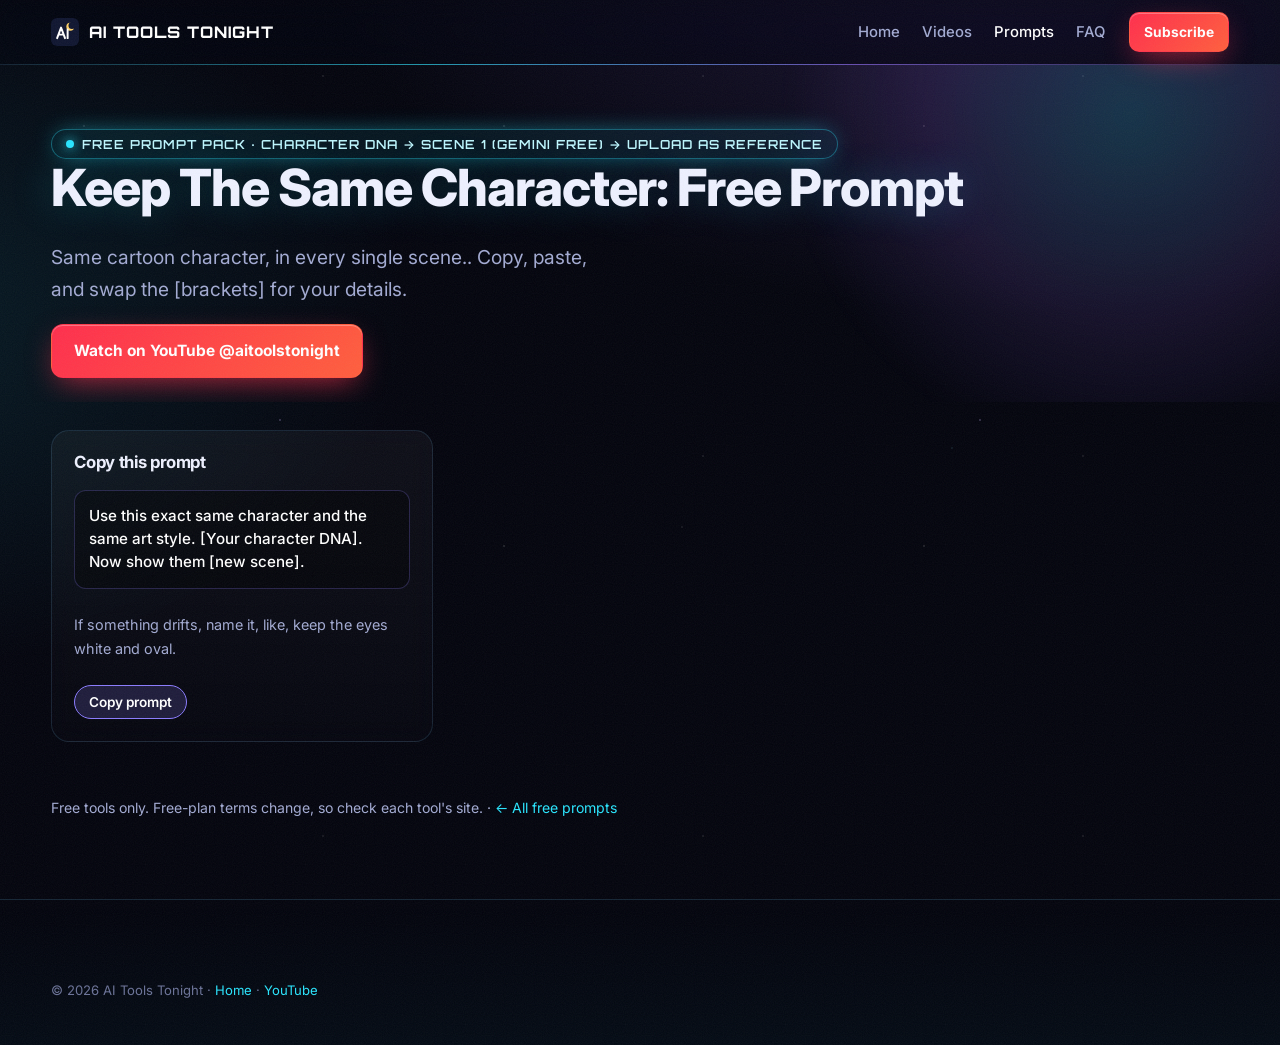
<file: prompts/same-cartoon-character/index.html>
<!doctype html><html lang="en"><head><meta charset="utf-8"><meta name="viewport" content="width=device-width,initial-scale=1">
<title>Keep The Same Character: Free Prompt | AI Tools Tonight</title>
<meta name="description" content="Same cartoon character, in every single scene.. Free copy-and-paste prompts.">
<meta name="theme-color" content="#07091a"><link rel="canonical" href="https://aitoolstonight.com/prompts/same-cartoon-character/"><link rel="icon" href="/assets/logo.svg">
<meta property="og:title" content="Keep The Same Character: Free Prompt"><meta property="og:image" content="https://aitoolstonight.com/assets/hero.jpg">
<link rel="preconnect" href="https://fonts.googleapis.com"><link rel="preconnect" href="https://fonts.gstatic.com" crossorigin>
<link href="https://fonts.googleapis.com/css2?family=Inter:wght@400;500;600;700;800&family=Orbitron:wght@600;800&display=swap" rel="stylesheet">
<link rel="stylesheet" href="/assets/style.css">
<style>.ph{padding:64px 0 24px;position:relative;overflow:hidden}.ph h1{font-size:clamp(2rem,4.6vw,3.2rem)}
.grid{display:grid;grid-template-columns:repeat(auto-fill,minmax(320px,1fr));gap:16px;padding:28px 0 40px}
.pc{display:flex;flex-direction:column;gap:10px;padding:22px;border-radius:18px;background:linear-gradient(180deg,rgba(255,255,255,.045),rgba(255,255,255,.01));border:1px solid var(--line)}
.pc h3{font-size:1.05rem}.pc pre{white-space:pre-wrap;font:500 .95rem/1.5 Inter,sans-serif;background:rgba(0,0,0,.35);border:1px solid rgba(139,124,255,.25);border-radius:12px;padding:14px;color:#fff;margin:0}
.pc .tip{color:var(--mu);font-size:.9rem}.cp{align-self:flex-start;font:600 .85rem Inter,sans-serif;padding:8px 14px;border-radius:99px;border:1px solid var(--ac);background:rgba(139,124,255,.18);color:#fff;cursor:pointer}
.note{color:var(--mu);font-size:.88rem;padding-bottom:40px}</style></head><body><div class="grain" aria-hidden="true"></div><div class="stars" aria-hidden="true"></div>
<a class="skip" href="#p">Skip to prompts</a>
<header class="nav"><div class="wrap navin">
<a class="brand" href="/"><img src="/assets/logo.svg" alt="" width="28" height="28">AI Tools Tonight</a>
<nav id="menu" aria-label="Main"><a href="/">Home</a><a href="/#videos">Videos</a><a href="/prompts/" aria-current="page" style="color:#fff">Prompts</a><a href="/#faq">FAQ</a></nav>
<div class="navr"><a class="btn red sm" href="https://www.youtube.com/@aitoolstonight?sub_confirmation=1" target="_blank" rel="noopener">Subscribe</a>
<button class="burger" aria-label="Open menu" aria-expanded="false" aria-controls="menu"><span></span><span></span></button></div></div></header>
<main id="p"><section class="ph"><div class="glow"></div><div class="wrap" style="position:relative"><span class="pill"><i></i>Free prompt pack · Character DNA → Scene 1 (Gemini free) → Upload as reference</span><h1>Keep The Same Character: Free Prompt</h1><p class="lead">Same cartoon character, in every single scene.. Copy, paste, and swap the [brackets] for your details.</p><a class="btn red" href="https://www.youtube.com/@aitoolstonight?sub_confirmation=1" target="_blank" rel="noopener">Watch on YouTube @aitoolstonight</a></div></section><div class="wrap"><div class="grid"><article class="pc"><h3>Copy this prompt</h3><pre>Use this exact same character and the same art style. [Your character DNA]. Now show them [new scene].</pre><p class="tip">If something drifts, name it, like, keep the eyes white and oval.</p><button class="cp" type="button">Copy prompt</button></article></div><p class="note">Free tools only. Free-plan terms change, so check each tool&#x27;s site. · <a href="/prompts/">← All free prompts</a></p></div></main><script>document.querySelectorAll('.cp').forEach(b=>b.onclick=()=>{navigator.clipboard.writeText(b.parentNode.querySelector('pre').innerText);b.textContent='Copied!';setTimeout(()=>b.textContent='Copy prompt',1500)})</script><footer><div class="wrap"><p class="legal">© 2026 AI Tools Tonight · <a href="/">Home</a> · <a href="https://www.youtube.com/@aitoolstonight" target="_blank" rel="noopener">YouTube</a></p></div></footer>
<script>
const P=[{"c": "writing", "t": "Make it sound like you", "u": "ChatGPT free \u00b7 Gemini \u00b7 Copilot \u00b7 Claude free", "p": "Here are 3 short samples of my writing: [paste samples]. Describe my style in 5 bullet points (sentence length, word choice, tone). Then rewrite this draft in that same style: [paste draft]. Keep my meaning, cut filler, and don't add words I would never use.", "tip": "Showing real samples beats asking it to \"sound human\".", "src": "https://ai.google.dev/gemini-api/docs/prompting-strategies"}, {"c": "writing", "t": "Tighten any paragraph", "u": "ChatGPT free \u00b7 Gemini \u00b7 Copilot \u00b7 Claude free", "p": "Edit this text to be 30% shorter without losing any key point: [paste text]. Use plain words, active voice and short sentences. Show the new version, then list the 3 biggest cuts you made.", "tip": "Fill the [brackets] with real details; specifics beat generic.", "src": null}, {"c": "writing", "t": "Blog post outline", "u": "ChatGPT free \u00b7 Gemini \u00b7 Copilot \u00b7 Claude free", "p": "I'm writing a blog post for [audience] about [topic]. The goal is for readers to [goal]. Give me a working title, a one-sentence hook, and an outline of 5-7 sections with 2-3 bullet points each. End with a call to action.", "tip": "Name the reader. It changes everything about the result.", "src": null}, {"c": "writing", "t": "Headline generator", "u": "ChatGPT free \u00b7 Gemini \u00b7 Copilot \u00b7 Claude free", "p": "Write 10 headlines for an article about [topic] for [audience]. Mix styles: 3 how-to, 3 numbered lists, 2 questions, 2 bold claims. Keep each under 12 words and avoid clickbait that the article can't deliver.", "tip": "Fill the [brackets] with real details; specifics beat generic.", "src": null}, {"c": "writing", "t": "Explain it to a 10-year-old", "u": "ChatGPT free \u00b7 Gemini \u00b7 Copilot \u00b7 Claude free", "p": "Explain [topic] so a curious 10-year-old would understand it. Use one everyday comparison, keep it under 150 words, and end with one fun fact.", "tip": "Fill the [brackets] with real details; specifics beat generic.", "src": null}, {"c": "writing", "t": "Story starter", "u": "ChatGPT free \u00b7 Gemini \u00b7 Copilot \u00b7 Claude free", "p": "Write the opening 200 words of a family-friendly [genre] story set in [place]. The main character is [character] who wants [goal] but [obstacle]. End on a moment that makes the reader want more.", "tip": "Fill the [brackets] with real details; specifics beat generic.", "src": null}, {"c": "writing", "t": "Proofread with reasons", "u": "ChatGPT free \u00b7 Gemini \u00b7 Copilot \u00b7 Claude free", "p": "Proofread this text: [paste text]. Fix spelling, grammar and punctuation only; don't change my style. Show the corrected text, then a short table of each change and why.", "tip": "Fill the [brackets] with real details; specifics beat generic.", "src": null}, {"c": "work", "t": "Email that gets a reply", "u": "ChatGPT free \u00b7 Gemini \u00b7 Copilot \u00b7 Claude free", "p": "Write a short email to [person/role] asking for [request]. Context: [1-2 lines]. Keep it under 120 words, put the ask in the first two sentences, give a clear deadline of [date], and make it friendly but direct. Give me 2 subject line options.", "tip": "The ask goes up top. Busy people stop reading early.", "src": null}, {"c": "work", "t": "Polite \"no\" email", "u": "ChatGPT free \u00b7 Gemini \u00b7 Copilot \u00b7 Claude free", "p": "Help me decline [request] from [person] politely. I want to keep a good relationship and, if possible, offer [alternative]. Write it in under 100 words and give me a warmer and a firmer version.", "tip": "Paste the real text in; the AI can't fix what it can't see.", "src": null}, {"c": "work", "t": "Meeting notes to action items", "u": "ChatGPT free \u00b7 Gemini \u00b7 Copilot \u00b7 Claude free", "p": "Here are my messy meeting notes: [paste notes]. Turn them into: 1) a 3-sentence summary, 2) decisions made, 3) a table of action items with owner and due date, 4) open questions. Mark anything unclear as [unclear] instead of guessing.", "tip": "Telling it not to guess cuts made-up details.", "src": "https://docs.anthropic.com/en/docs/build-with-claude/prompt-engineering/overview"}, {"c": "work", "t": "Reply to a tough email", "u": "ChatGPT free \u00b7 Gemini \u00b7 Copilot \u00b7 Claude free", "p": "Here is an email I received: [paste]. I feel [how you feel] and I want to [goal]. Draft a calm, professional reply under 150 words. Then tell me if anything in my draft could be misread.", "tip": "Paste the real text in; the AI can't fix what it can't see.", "src": null}, {"c": "work", "t": "Weekly plan", "u": "ChatGPT free \u00b7 Gemini \u00b7 Copilot \u00b7 Claude free", "p": "Here's my to-do list for the week: [paste list]. My fixed commitments are [meetings/times]. Sort tasks by urgency and impact, then build a day-by-day plan with no more than 3 big tasks per day. Flag anything I should delegate or drop.", "tip": "Paste the real text in; the AI can't fix what it can't see.", "src": null}, {"c": "work", "t": "Resume bullet upgrade", "u": "ChatGPT free \u00b7 Gemini \u00b7 Copilot \u00b7 Claude free", "p": "Rewrite these resume bullets for a [job title] role: [paste bullets]. Start each with a strong verb, add a measurable result where I give numbers, and keep each under 20 words. Don't invent numbers; write [add number] where one would help.", "tip": "Paste the real text in; the AI can't fix what it can't see.", "src": null}, {"c": "work", "t": "Interview practice", "u": "ChatGPT free \u00b7 Gemini \u00b7 Copilot \u00b7 Claude free", "p": "Act as an interviewer for a [job title] position at a [type of company]. Ask me one question at a time, wait for my answer, then give a score out of 10 and one tip to improve. Start with an easy question and get harder.", "tip": "One question at a time keeps it a real practice session.", "src": null}, {"c": "work", "t": "Cover letter starter", "u": "ChatGPT free \u00b7 Gemini \u00b7 Copilot \u00b7 Claude free", "p": "Here's the job post: [paste]. Here's my background: [paste or summarize]. Write a 250-word cover letter that connects my top 3 matching strengths to their needs. Sound confident, not desperate, and skip clich\u00e9s like \"I am writing to apply\".", "tip": "Paste the real text in; the AI can't fix what it can't see.", "src": null}, {"c": "study", "t": "Teach me step by step", "u": "ChatGPT free \u00b7 Gemini \u00b7 Copilot \u00b7 Claude free", "p": "I want to learn [topic]. I'm a beginner. Teach me in 5 small lessons. After each lesson, ask me one question to check I understood, and wait for my answer before moving on.", "tip": "Use it to check your understanding, not to skip learning.", "src": null}, {"c": "study", "t": "Quiz me", "u": "ChatGPT free \u00b7 Gemini \u00b7 Copilot \u00b7 Claude free", "p": "Make a 10-question quiz on [topic/chapter] at [grade level]. Mix multiple choice and short answer. Don't show the answers until I reply \"answers\", then explain each one in one sentence.", "tip": "Use it to check your understanding, not to skip learning.", "src": null}, {"c": "study", "t": "Flashcards from notes", "u": "ChatGPT free \u00b7 Gemini \u00b7 Copilot \u00b7 Claude free", "p": "Turn these notes into 15 flashcards: [paste notes]. Format as a table with Front (question) and Back (short answer). Focus on facts most likely to be on a test.", "tip": "Use it to check your understanding, not to skip learning.", "src": null}, {"c": "study", "t": "Feynman check", "u": "ChatGPT free \u00b7 Gemini \u00b7 Copilot \u00b7 Claude free", "p": "Here is my explanation of [concept]: [your explanation]. Point out what I got wrong or left out, then give me a better version in simple words. Be honest but encouraging.", "tip": "Explaining it back is the fastest way to find gaps.", "src": null}, {"c": "study", "t": "Study schedule", "u": "ChatGPT free \u00b7 Gemini \u00b7 Copilot \u00b7 Claude free", "p": "I have a [subject] test on [date] and can study [hours] per day. Topics: [list]. Make a day-by-day plan that reviews hard topics more often and leaves the last day for practice tests.", "tip": "Use it to check your understanding, not to skip learning.", "src": null}, {"c": "study", "t": "Summarize a long article", "u": "ChatGPT free \u00b7 Gemini \u00b7 Copilot \u00b7 Claude free", "p": "Summarize this article for a busy reader: [paste text or link]. Give me a one-line takeaway, 5 key points, and 2 things the author might be leaving out.", "tip": "Use it to check your understanding, not to skip learning.", "src": null}, {"c": "study", "t": "Check the math", "u": "ChatGPT free \u00b7 Gemini \u00b7 Copilot \u00b7 Claude free", "p": "Solve this problem: [problem]. Work through it step by step, then check your answer a second, different way. If the two answers disagree, find the mistake.", "tip": "Asking for a second method catches confident wrong answers.", "src": "https://www.reddit.com/r/PromptEngineering/comments/1q8wwov/the_ai_prompting_tricks_that_actually_matter_in/"}, {"c": "coding", "t": "Explain this code", "u": "ChatGPT free \u00b7 Gemini \u00b7 Copilot \u00b7 Claude free", "p": "Explain what this code does, line by line, for someone new to [language]: [paste code]. Then list any bugs or risky parts you notice.", "tip": "Always run and test the code before you trust it.", "src": null}, {"c": "coding", "t": "Fix my error", "u": "ChatGPT free \u00b7 Gemini \u00b7 Copilot \u00b7 Claude free", "p": "I'm getting this error: [paste error]. Here's the code: [paste code]. I'm using [language/version]. Explain the cause in plain English, then show the fixed code with the changed lines marked.", "tip": "Always run and test the code before you trust it.", "src": null}, {"c": "coding", "t": "Build a small script", "u": "ChatGPT free \u00b7 Gemini \u00b7 Copilot \u00b7 Claude free", "p": "Write a [language] script that [what it should do]. Inputs: [inputs]. Output: [output]. Keep it under 60 lines, add short comments, and include an example of how to run it.", "tip": "Always run and test the code before you trust it.", "src": null}, {"c": "coding", "t": "Spreadsheet formula helper", "u": "ChatGPT free \u00b7 Gemini \u00b7 Copilot \u00b7 Claude free", "p": "In [Google Sheets/Excel], my data has columns [describe columns]. I want a formula that [goal]. Give me the formula, explain each part, and show what it returns for a sample row.", "tip": "Always run and test the code before you trust it.", "src": null}, {"c": "coding", "t": "Write the tests first", "u": "ChatGPT free \u00b7 Gemini \u00b7 Copilot \u00b7 Claude free", "p": "Here's a function: [paste code]. Write unit tests in [test framework] that cover normal cases, edge cases (empty, very large, wrong type) and one failure case. Explain what each test checks.", "tip": "Always run and test the code before you trust it.", "src": null}, {"c": "coding", "t": "Code review", "u": "ChatGPT free \u00b7 Gemini \u00b7 Copilot \u00b7 Claude free", "p": "Review this code like a senior developer: [paste code]. List the 3 most important problems (bugs, security, readability) in order of importance, with a fix for each. Skip nitpicks.", "tip": "\"Top 3\" keeps the feedback focused.", "src": "https://www.reddit.com/r/PromptEngineering/comments/1sqwfr8/i_ran_ab_tests_on_120_prompt_patterns_across_5000/"}, {"c": "coding", "t": "Build a simple web page", "u": "ChatGPT free \u00b7 Gemini \u00b7 Copilot \u00b7 Claude free", "p": "Create a single HTML file with inline CSS and JavaScript for a [type of page, e.g. tip calculator]. It should be mobile friendly, use a dark theme, and need no external libraries. Return only the full code.", "tip": "Always run and test the code before you trust it.", "src": null}, {"c": "images", "t": "Cinematic photo prompt", "u": "ChatGPT free \u00b7 Gemini \u00b7 Copilot (Designer)", "p": "Create an image: [subject] in [setting], [time of day] lighting, shot on a 35mm lens, shallow depth of field, cinematic color grading, high detail, 16:9.", "tip": "Lighting + lens + mood words do most of the work.", "src": null}, {"c": "images", "t": "Futuristic product shot", "u": "ChatGPT free \u00b7 Gemini \u00b7 Copilot (Designer)", "p": "Create a product photo of [product] floating above a glossy black surface, neon [color] rim light, soft reflections, futuristic studio, clean background, ultra-detailed.", "tip": "Change one word at a time to see what it controls.", "src": null}, {"c": "images", "t": "Logo ideas", "u": "ChatGPT free \u00b7 Gemini \u00b7 Copilot (Designer)", "p": "Design 4 simple logo concepts for a brand called [name] that does [what it does]. Flat vector style, [2 colors], works at small sizes, no text other than the name.", "tip": "Change one word at a time to see what it controls.", "src": null}, {"c": "images", "t": "Describe then draw", "u": "ChatGPT free \u00b7 Gemini \u00b7 Copilot \u00b7 Claude free", "p": "I want an image of [rough idea]. First ask me 3 questions about style, mood and composition. Then write one detailed image prompt from my answers that I can paste into an image generator.", "tip": "Change one word at a time to see what it controls.", "src": "https://www.reddit.com/r/PromptEngineering/comments/1q8wwov/the_ai_prompting_tricks_that_actually_matter_in/"}, {"c": "images", "t": "Coloring page for kids", "u": "ChatGPT free \u00b7 Gemini \u00b7 Copilot (Designer)", "p": "Create a black-and-white coloring page of [subject] for kids aged [age]. Thick clean outlines, no shading, simple background, plenty of space to color.", "tip": "Change one word at a time to see what it controls.", "src": null}, {"c": "images", "t": "Consistent character sheet", "u": "ChatGPT free \u00b7 Gemini \u00b7 Copilot (Designer)", "p": "Create a character reference sheet of [character description]: front, side and back view, same outfit and colors in every view, plain white background, friendly cartoon style.", "tip": "Change one word at a time to see what it controls.", "src": null}, {"c": "images", "t": "Thumbnail concept", "u": "ChatGPT free \u00b7 Gemini \u00b7 Copilot (Designer)", "p": "Create a YouTube thumbnail background for a video about [topic]: one bold focal object, high contrast, [color] neon glow, empty space on the left for big text, 16:9.", "tip": "Leave room for text; add the words yourself in a free editor.", "src": null}, {"c": "video", "t": "Video idea brainstorm", "u": "ChatGPT free \u00b7 Gemini \u00b7 Copilot \u00b7 Claude free", "p": "I run a YouTube channel about [niche] for [audience]. Give me 15 video ideas people are actively searching for. For each, add a title under 60 characters and the main question it answers.", "tip": "Make it your own: add your own example or story.", "src": null}, {"c": "video", "t": "Hook writer", "u": "ChatGPT free \u00b7 Gemini \u00b7 Copilot \u00b7 Claude free", "p": "Write 5 different opening hooks (under 15 seconds each when spoken) for a video titled [title]. Use these angles: a surprising fact, a question, a quick result preview, a common mistake, and a bold promise you can actually keep.", "tip": "Make it your own: add your own example or story.", "src": null}, {"c": "video", "t": "Full video script", "u": "ChatGPT free \u00b7 Gemini \u00b7 Copilot \u00b7 Claude free", "p": "Write a [length]-minute YouTube script about [topic] for [audience]. Structure: hook, quick promise, 3-5 steps with a real example each, recap, call to action. Mark where B-roll or on-screen text should go in [brackets].", "tip": "Make it your own: add your own example or story.", "src": null}, {"c": "video", "t": "Shorts script from a long video", "u": "ChatGPT free \u00b7 Gemini \u00b7 Copilot \u00b7 Claude free", "p": "Here's my long video script: [paste]. Pull out 3 YouTube Shorts ideas. For each, write a 30-45 second script with a hook in the first line, one clear tip, and an ending that points to the full video.", "tip": "Make it your own: add your own example or story.", "src": null}, {"c": "video", "t": "SEO title + description", "u": "ChatGPT free \u00b7 Gemini \u00b7 Copilot \u00b7 Claude free", "p": "My video is about [topic] and covers [key points]. Write 5 title options under 60 characters, a 150-word description with the main keyword in the first sentence, 10 tags, and 3 chapter timestamps placeholders.", "tip": "Make it your own: add your own example or story.", "src": null}, {"c": "video", "t": "Comment reply helper", "u": "ChatGPT free \u00b7 Gemini \u00b7 Copilot \u00b7 Claude free", "p": "Here are comments on my video: [paste comments]. Write a short, friendly reply to each that adds value or asks a follow-up question. Skip any that are spam.", "tip": "Make it your own: add your own example or story.", "src": null}, {"c": "video", "t": "AI video clip prompt", "u": "ChatGPT free \u00b7 Gemini \u00b7 Copilot \u00b7 Claude free", "p": "Write a text-to-video prompt for a [5-8] second clip: [scene idea]. Include camera move, subject action, lighting, mood and style in one paragraph under 60 words.", "tip": "Describe one camera move per clip; more gets messy.", "src": null}, {"c": "business", "t": "Business idea pressure test", "u": "ChatGPT free \u00b7 Gemini \u00b7 Copilot \u00b7 Claude free", "p": "Here's my business idea: [idea]. First tell me if the idea rests on a shaky assumption. Then list the 3 biggest risks, who the first 10 customers might be, and the cheapest way to test it this week.", "tip": "Asking about weak assumptions first gives sharper feedback.", "src": "https://www.reddit.com/r/PromptEngineering/comments/1sqwfr8/i_ran_ab_tests_on_120_prompt_patterns_across_5000/"}, {"c": "business", "t": "Customer persona", "u": "ChatGPT free \u00b7 Gemini \u00b7 Copilot \u00b7 Claude free", "p": "Create a customer persona for [product/service]: who they are, their top 3 problems, what they've already tried, where they spend time online, and the words they'd use to describe their problem.", "tip": "Double-check any numbers or facts before you publish.", "src": null}, {"c": "business", "t": "Product description", "u": "ChatGPT free \u00b7 Gemini \u00b7 Copilot \u00b7 Claude free", "p": "Write a product description for [product] aimed at [customer]. Lead with the main benefit, then 3 bullet features with a benefit each, then one line that handles the biggest doubt. Under 120 words.", "tip": "Double-check any numbers or facts before you publish.", "src": null}, {"c": "business", "t": "Social post batch", "u": "ChatGPT free \u00b7 Gemini \u00b7 Copilot \u00b7 Claude free", "p": "Write 7 social media posts for [business] on [platform] to promote [offer]. Mix: 2 tips, 2 behind-the-scenes, 1 customer story placeholder, 1 question, 1 direct offer. Keep each under 50 words.", "tip": "Double-check any numbers or facts before you publish.", "src": null}, {"c": "business", "t": "Pricing ideas", "u": "ChatGPT free \u00b7 Gemini \u00b7 Copilot \u00b7 Claude free", "p": "I sell [product/service] to [customer]. My costs are about [cost] and competitors charge [range]. Suggest 3 pricing options (e.g. basic, standard, premium) with what's included in each and why.", "tip": "Double-check any numbers or facts before you publish.", "src": null}, {"c": "business", "t": "SWOT in a table", "u": "ChatGPT free \u00b7 Gemini \u00b7 Copilot \u00b7 Claude free", "p": "Do a SWOT analysis for [business/idea] in [market]. Put it in a 2x2 table, 3-4 points each, then give the single most important next step.", "tip": "Double-check any numbers or facts before you publish.", "src": null}, {"c": "business", "t": "Friendly sales follow-up", "u": "ChatGPT free \u00b7 Gemini \u00b7 Copilot \u00b7 Claude free", "p": "Write a follow-up message to a lead who [what happened, e.g. asked for a quote and went quiet]. Keep it short, helpful, zero pressure, and include one easy yes/no question.", "tip": "Double-check any numbers or facts before you publish.", "src": null}, {"c": "life", "t": "Meal plan from my fridge", "u": "ChatGPT free \u00b7 Gemini \u00b7 Copilot \u00b7 Claude free", "p": "I have these ingredients: [list]. Suggest 3 easy dinners I can make with them (I can buy up to [number] extra items). Give each a cook time and simple steps.", "tip": "Add your real limits (budget, time, diet) for a better plan.", "src": null}, {"c": "life", "t": "Weekly meal plan + list", "u": "ChatGPT free \u00b7 Gemini \u00b7 Copilot \u00b7 Claude free", "p": "Plan 5 family dinners for [number] people, budget about [amount], with [dietary needs]. Then give me one grocery list grouped by store section.", "tip": "Add your real limits (budget, time, diet) for a better plan.", "src": null}, {"c": "life", "t": "Trip planner", "u": "ChatGPT free \u00b7 Gemini \u00b7 Copilot \u00b7 Claude free", "p": "Plan a [number]-day trip to [place] for [who's going] who like [interests], with a budget of [amount]. Give a day-by-day plan with morning, afternoon and evening, plus one rainy-day backup.", "tip": "Add your real limits (budget, time, diet) for a better plan.", "src": null}, {"c": "life", "t": "Budget helper", "u": "ChatGPT free \u00b7 Gemini \u00b7 Copilot \u00b7 Claude free", "p": "My monthly income is [amount] and my expenses are [list]. Sort them into needs, wants and savings, show the percentages, and suggest 3 realistic ways to save [amount] per month.", "tip": "Add your real limits (budget, time, diet) for a better plan.", "src": null}, {"c": "life", "t": "Gift ideas", "u": "ChatGPT free \u00b7 Gemini \u00b7 Copilot \u00b7 Claude free", "p": "Suggest 10 gift ideas for [person] who is [age] and loves [interests], budget [amount]. Mix things to buy, things to make, and experiences.", "tip": "Add your real limits (budget, time, diet) for a better plan.", "src": null}, {"c": "life", "t": "Decide between options", "u": "ChatGPT free \u00b7 Gemini \u00b7 Copilot \u00b7 Claude free", "p": "I'm choosing between [option A] and [option B]. What matters most to me: [priorities]. Compare them in a table against my priorities, then tell me which you'd pick and the one thing that would change your answer.", "tip": "Add your real limits (budget, time, diet) for a better plan.", "src": null}, {"c": "life", "t": "Kind message writer", "u": "ChatGPT free \u00b7 Gemini \u00b7 Copilot \u00b7 Claude free", "p": "Help me write a [birthday/thank-you/sympathy] message to [person], who [relationship and detail]. Make it warm and personal, about 60 words, and give me 2 versions.", "tip": "Add your real limits (budget, time, diet) for a better plan.", "src": null}, {"c": "techniques", "t": "Give it a specific role", "u": "ChatGPT free \u00b7 Gemini \u00b7 Copilot \u00b7 Claude free", "p": "You are a [specific expert, e.g. a high school chemistry teacher with 20 years of experience]. Your audience is [audience]. Task: [task]. Format: [format].", "tip": "A specific role beats \"you are a helpful assistant\".", "src": "https://docs.anthropic.com/en/docs/build-with-claude/prompt-engineering/overview"}, {"c": "techniques", "t": "Show examples (few-shot)", "u": "ChatGPT free \u00b7 Gemini \u00b7 Copilot \u00b7 Claude free", "p": "Here are 2 examples of what I want:\nExample 1: [input] -> [output]\nExample 2: [input] -> [output]\nNow do the same for: [new input]", "tip": "Examples teach format and tone faster than describing them.", "src": "https://ai.google.dev/gemini-api/docs/prompting-strategies"}, {"c": "techniques", "t": "Ask me questions first", "u": "ChatGPT free \u00b7 Gemini \u00b7 Copilot \u00b7 Claude free", "p": "I want help with [task]. Before you answer, ask me up to 5 questions you need to do this really well. Wait for my answers.", "tip": "Combine 2-3 techniques; stacking more rarely helps.", "src": "https://www.reddit.com/r/PromptEngineering/comments/1q8wwov/the_ai_prompting_tricks_that_actually_matter_in/"}, {"c": "techniques", "t": "Think step by step", "u": "ChatGPT free \u00b7 Gemini \u00b7 Copilot \u00b7 Claude free", "p": "[Your question]. Before answering, break the problem into 3-5 smaller questions, answer each one, then give your final answer in one short paragraph.", "tip": "Naming a number of sub-steps works better than \"think harder\".", "src": "https://www.reddit.com/r/PromptEngineering/comments/1sqwfr8/i_ran_ab_tests_on_120_prompt_patterns_across_5000/"}, {"c": "techniques", "t": "Set the format exactly", "u": "ChatGPT free \u00b7 Gemini \u00b7 Copilot \u00b7 Claude free", "p": "[Your task]. Format the answer as [e.g. a table with columns X, Y, Z / 5 bullet points under 15 words each]. Don't add an intro or outro.", "tip": "Combine 2-3 techniques; stacking more rarely helps.", "src": "https://www.reddit.com/r/PromptEngineering/comments/1tcv42c/i_tested_200_claude_prompts_here_are_the_6/"}, {"c": "techniques", "t": "Use clear sections", "u": "ChatGPT free \u00b7 Gemini \u00b7 Copilot \u00b7 Claude free", "p": "Use the text between the ### marks as your source and nothing else.\n###\n[paste text]\n###\nTask: [what to do with it]. If the answer isn't in the text, say \"not in the text\".", "tip": "Separating your source from your instructions avoids mix-ups.", "src": "https://platform.openai.com/docs/guides/prompt-engineering"}, {"c": "techniques", "t": "Critique and improve", "u": "ChatGPT free \u00b7 Gemini \u00b7 Copilot \u00b7 Claude free", "p": "[Your task]. After your answer, list 3 specific weaknesses a tough expert reviewer would point out, then give an improved final version that fixes them.", "tip": "Combine 2-3 techniques; stacking more rarely helps.", "src": "https://www.reddit.com/r/PromptEngineering/comments/1sqwfr8/i_ran_ab_tests_on_120_prompt_patterns_across_5000/"}, {"c": "techniques", "t": "Let it write the prompt", "u": "ChatGPT free \u00b7 Gemini \u00b7 Copilot \u00b7 Claude free", "p": "I want to get [desired result] from an AI chatbot. Write the best possible prompt for that, with a role, context, the exact task, output format, and 2-3 things to avoid. Use [brackets] for parts I should fill in.", "tip": "Combine 2-3 techniques; stacking more rarely helps.", "src": "https://www.reddit.com/r/PromptEngineering/comments/1tcv42c/i_tested_200_claude_prompts_here_are_the_6/"}, {"c": "techniques", "t": "Say what NOT to do", "u": "ChatGPT free \u00b7 Gemini \u00b7 Copilot \u00b7 Claude free", "p": "[Your task]. Rules: don't use jargon, don't exceed [number] words, don't use lists, and don't start with \"Sure\" or \"Great question\".", "tip": "\"Don'ts\" are very effective for controlling style.", "src": "https://www.reddit.com/r/PromptEngineering/comments/1sqwfr8/i_ran_ab_tests_on_120_prompt_patterns_across_5000/"}, {"c": "techniques", "t": "Give it the why", "u": "ChatGPT free \u00b7 Gemini \u00b7 Copilot \u00b7 Claude free", "p": "[Your task]. Context: this is for [who] and will be used to [purpose]. Success looks like [what good looks like].", "tip": "Explaining the purpose helps it make better choices.", "src": "https://docs.anthropic.com/en/docs/build-with-claude/prompt-engineering/overview"}, {"c": "techniques", "t": "Start the answer for it", "u": "ChatGPT free \u00b7 Gemini \u00b7 Copilot \u00b7 Claude free", "p": "[Your task]. Begin your answer exactly like this and continue:\n\"Here are the three main reasons:\n1.\"", "tip": "Combine 2-3 techniques; stacking more rarely helps.", "src": "https://www.reddit.com/r/PromptEngineering/comments/1q8wwov/the_ai_prompting_tricks_that_actually_matter_in/"}, {"c": "techniques", "t": "Iterate, don't restart", "u": "ChatGPT free \u00b7 Gemini \u00b7 Copilot \u00b7 Claude free", "p": "That's close. Keep everything the same except: [specific change]. Make it [shorter/more casual/more detailed] and keep the [part you liked].", "tip": "Small follow-up edits beat starting a new chat.", "src": "https://ai.google.dev/gemini-api/docs/prompting-strategies"}];
const N={all:"All",writing:"Writing",work:"Work & email",study:"Study",coding:"Coding",images:"Images",video:"Video & YouTube",business:"Business",life:"Everyday life",techniques:"Prompt techniques"};
let cat="all",q="";const L=document.getElementById("list"),C=document.getElementById("chips");
const esc=s=>s.replace(/[&<>"]/g,m=>({"&":"&amp;","<":"&lt;",">":"&gt;",'"':"&quot;"}[m]));
Object.keys(N).forEach(k=>{const b=document.createElement("button");b.className="chip"+(k=="all"?" on":"");b.textContent=N[k];b.onclick=()=>{cat=k;[...C.children].forEach(x=>x.classList.toggle("on",x==b));draw()};C.appendChild(b)});
function draw(){const f=P.filter(x=>(cat=="all"||x.c==cat)&&(!q||(x.t+" "+x.p+" "+x.tip+" "+N[x.c]).toLowerCase().includes(q)));
L.innerHTML=f.map(x=>`<article class="pc"><span class="cat">${N[x.c]}</span><h3>${esc(x.t)}</h3><p class="use">Use with: ${esc(x.u)}</p><pre>${esc(x.p).replace(/\[([^\]]+)\]/g,"<b>[$1]</b>")}</pre><p class="tip">💡 ${esc(x.tip)}${x.src?` <a href="${x.src}" target="_blank" rel="noopener">Technique source ↗</a>`:""}</p><button class="btn ghost sm cp" data-i="${P.indexOf(x)}">Copy prompt</button></article>`).join("");
document.getElementById("count").textContent=f.length+" of "+P.length+" prompts";document.getElementById("empty").hidden=f.length>0}
document.getElementById("q").oninput=e=>{q=e.target.value.trim().toLowerCase();draw()};
L.onclick=async e=>{const b=e.target.closest(".cp");if(!b)return;const t=P[b.dataset.i].p;try{await navigator.clipboard.writeText(t)}catch(_){const a=document.createElement("textarea");a.value=t;document.body.appendChild(a);a.select();document.execCommand("copy");a.remove()}b.textContent="Copied ✓";b.classList.add("done");setTimeout(()=>{b.textContent="Copy prompt";b.classList.remove("done")},1600)};
const bg=document.querySelector(".burger"),m=document.getElementById("menu");bg.onclick=()=>{const o=m.classList.toggle("open");bg.setAttribute("aria-expanded",o)};
draw();
</script></body></html>
</file>
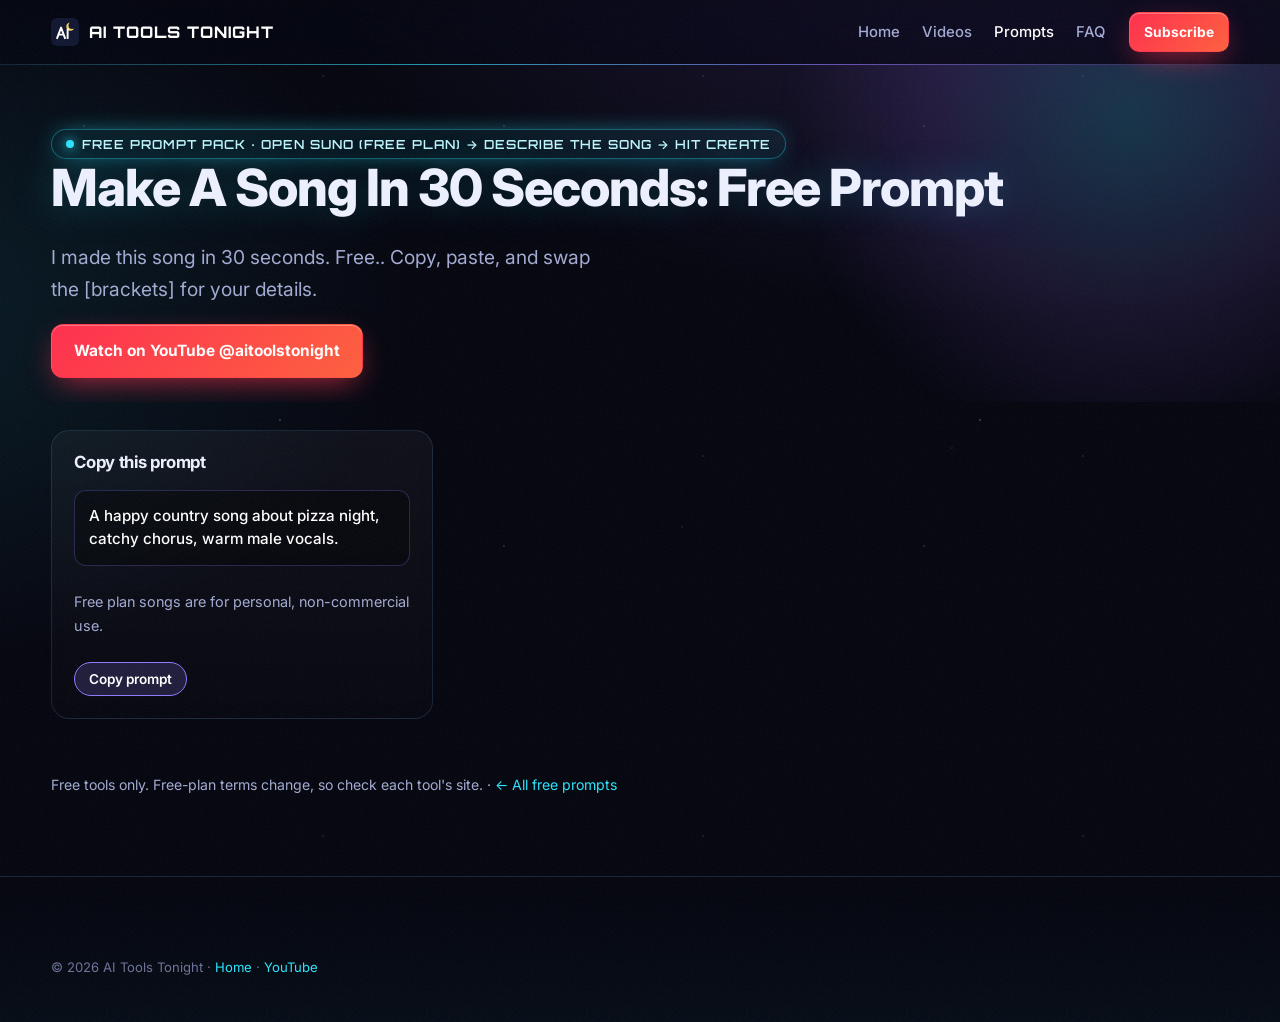
<file: prompts/song-in-30-seconds/index.html>
<!doctype html><html lang="en"><head><meta charset="utf-8"><meta name="viewport" content="width=device-width,initial-scale=1">
<title>Make A Song In 30 Seconds: Free Prompt | AI Tools Tonight</title>
<meta name="description" content="I made this song in 30 seconds. Free.. Free copy-and-paste prompts.">
<meta name="theme-color" content="#07091a"><link rel="canonical" href="https://aitoolstonight.com/prompts/song-in-30-seconds/"><link rel="icon" href="/assets/logo.svg">
<meta property="og:title" content="Make A Song In 30 Seconds: Free Prompt"><meta property="og:image" content="https://aitoolstonight.com/assets/hero.jpg">
<link rel="preconnect" href="https://fonts.googleapis.com"><link rel="preconnect" href="https://fonts.gstatic.com" crossorigin>
<link href="https://fonts.googleapis.com/css2?family=Inter:wght@400;500;600;700;800&family=Orbitron:wght@600;800&display=swap" rel="stylesheet">
<link rel="stylesheet" href="/assets/style.css">
<style>.ph{padding:64px 0 24px;position:relative;overflow:hidden}.ph h1{font-size:clamp(2rem,4.6vw,3.2rem)}
.grid{display:grid;grid-template-columns:repeat(auto-fill,minmax(320px,1fr));gap:16px;padding:28px 0 40px}
.pc{display:flex;flex-direction:column;gap:10px;padding:22px;border-radius:18px;background:linear-gradient(180deg,rgba(255,255,255,.045),rgba(255,255,255,.01));border:1px solid var(--line)}
.pc h3{font-size:1.05rem}.pc pre{white-space:pre-wrap;font:500 .95rem/1.5 Inter,sans-serif;background:rgba(0,0,0,.35);border:1px solid rgba(139,124,255,.25);border-radius:12px;padding:14px;color:#fff;margin:0}
.pc .tip{color:var(--mu);font-size:.9rem}.cp{align-self:flex-start;font:600 .85rem Inter,sans-serif;padding:8px 14px;border-radius:99px;border:1px solid var(--ac);background:rgba(139,124,255,.18);color:#fff;cursor:pointer}
.note{color:var(--mu);font-size:.88rem;padding-bottom:40px}</style></head><body><div class="grain" aria-hidden="true"></div><div class="stars" aria-hidden="true"></div>
<a class="skip" href="#p">Skip to prompts</a>
<header class="nav"><div class="wrap navin">
<a class="brand" href="/"><img src="/assets/logo.svg" alt="" width="28" height="28">AI Tools Tonight</a>
<nav id="menu" aria-label="Main"><a href="/">Home</a><a href="/#videos">Videos</a><a href="/prompts/" aria-current="page" style="color:#fff">Prompts</a><a href="/#faq">FAQ</a></nav>
<div class="navr"><a class="btn red sm" href="https://www.youtube.com/@aitoolstonight?sub_confirmation=1" target="_blank" rel="noopener">Subscribe</a>
<button class="burger" aria-label="Open menu" aria-expanded="false" aria-controls="menu"><span></span><span></span></button></div></div></header>
<main id="p"><section class="ph"><div class="glow"></div><div class="wrap" style="position:relative"><span class="pill"><i></i>Free prompt pack · Open Suno (free plan) → Describe the song → Hit Create</span><h1>Make A Song In 30 Seconds: Free Prompt</h1><p class="lead">I made this song in 30 seconds. Free.. Copy, paste, and swap the [brackets] for your details.</p><a class="btn red" href="https://www.youtube.com/@aitoolstonight?sub_confirmation=1" target="_blank" rel="noopener">Watch on YouTube @aitoolstonight</a></div></section><div class="wrap"><div class="grid"><article class="pc"><h3>Copy this prompt</h3><pre>A happy country song about pizza night, catchy chorus, warm male vocals.</pre><p class="tip">Free plan songs are for personal, non-commercial use.</p><button class="cp" type="button">Copy prompt</button></article></div><p class="note">Free tools only. Free-plan terms change, so check each tool&#x27;s site. · <a href="/prompts/">← All free prompts</a></p></div></main><script>document.querySelectorAll('.cp').forEach(b=>b.onclick=()=>{navigator.clipboard.writeText(b.parentNode.querySelector('pre').innerText);b.textContent='Copied!';setTimeout(()=>b.textContent='Copy prompt',1500)})</script><footer><div class="wrap"><p class="legal">© 2026 AI Tools Tonight · <a href="/">Home</a> · <a href="https://www.youtube.com/@aitoolstonight" target="_blank" rel="noopener">YouTube</a></p></div></footer>
<script>
const P=[{"c": "writing", "t": "Make it sound like you", "u": "ChatGPT free \u00b7 Gemini \u00b7 Copilot \u00b7 Claude free", "p": "Here are 3 short samples of my writing: [paste samples]. Describe my style in 5 bullet points (sentence length, word choice, tone). Then rewrite this draft in that same style: [paste draft]. Keep my meaning, cut filler, and don't add words I would never use.", "tip": "Showing real samples beats asking it to \"sound human\".", "src": "https://ai.google.dev/gemini-api/docs/prompting-strategies"}, {"c": "writing", "t": "Tighten any paragraph", "u": "ChatGPT free \u00b7 Gemini \u00b7 Copilot \u00b7 Claude free", "p": "Edit this text to be 30% shorter without losing any key point: [paste text]. Use plain words, active voice and short sentences. Show the new version, then list the 3 biggest cuts you made.", "tip": "Fill the [brackets] with real details; specifics beat generic.", "src": null}, {"c": "writing", "t": "Blog post outline", "u": "ChatGPT free \u00b7 Gemini \u00b7 Copilot \u00b7 Claude free", "p": "I'm writing a blog post for [audience] about [topic]. The goal is for readers to [goal]. Give me a working title, a one-sentence hook, and an outline of 5-7 sections with 2-3 bullet points each. End with a call to action.", "tip": "Name the reader. It changes everything about the result.", "src": null}, {"c": "writing", "t": "Headline generator", "u": "ChatGPT free \u00b7 Gemini \u00b7 Copilot \u00b7 Claude free", "p": "Write 10 headlines for an article about [topic] for [audience]. Mix styles: 3 how-to, 3 numbered lists, 2 questions, 2 bold claims. Keep each under 12 words and avoid clickbait that the article can't deliver.", "tip": "Fill the [brackets] with real details; specifics beat generic.", "src": null}, {"c": "writing", "t": "Explain it to a 10-year-old", "u": "ChatGPT free \u00b7 Gemini \u00b7 Copilot \u00b7 Claude free", "p": "Explain [topic] so a curious 10-year-old would understand it. Use one everyday comparison, keep it under 150 words, and end with one fun fact.", "tip": "Fill the [brackets] with real details; specifics beat generic.", "src": null}, {"c": "writing", "t": "Story starter", "u": "ChatGPT free \u00b7 Gemini \u00b7 Copilot \u00b7 Claude free", "p": "Write the opening 200 words of a family-friendly [genre] story set in [place]. The main character is [character] who wants [goal] but [obstacle]. End on a moment that makes the reader want more.", "tip": "Fill the [brackets] with real details; specifics beat generic.", "src": null}, {"c": "writing", "t": "Proofread with reasons", "u": "ChatGPT free \u00b7 Gemini \u00b7 Copilot \u00b7 Claude free", "p": "Proofread this text: [paste text]. Fix spelling, grammar and punctuation only; don't change my style. Show the corrected text, then a short table of each change and why.", "tip": "Fill the [brackets] with real details; specifics beat generic.", "src": null}, {"c": "work", "t": "Email that gets a reply", "u": "ChatGPT free \u00b7 Gemini \u00b7 Copilot \u00b7 Claude free", "p": "Write a short email to [person/role] asking for [request]. Context: [1-2 lines]. Keep it under 120 words, put the ask in the first two sentences, give a clear deadline of [date], and make it friendly but direct. Give me 2 subject line options.", "tip": "The ask goes up top. Busy people stop reading early.", "src": null}, {"c": "work", "t": "Polite \"no\" email", "u": "ChatGPT free \u00b7 Gemini \u00b7 Copilot \u00b7 Claude free", "p": "Help me decline [request] from [person] politely. I want to keep a good relationship and, if possible, offer [alternative]. Write it in under 100 words and give me a warmer and a firmer version.", "tip": "Paste the real text in; the AI can't fix what it can't see.", "src": null}, {"c": "work", "t": "Meeting notes to action items", "u": "ChatGPT free \u00b7 Gemini \u00b7 Copilot \u00b7 Claude free", "p": "Here are my messy meeting notes: [paste notes]. Turn them into: 1) a 3-sentence summary, 2) decisions made, 3) a table of action items with owner and due date, 4) open questions. Mark anything unclear as [unclear] instead of guessing.", "tip": "Telling it not to guess cuts made-up details.", "src": "https://docs.anthropic.com/en/docs/build-with-claude/prompt-engineering/overview"}, {"c": "work", "t": "Reply to a tough email", "u": "ChatGPT free \u00b7 Gemini \u00b7 Copilot \u00b7 Claude free", "p": "Here is an email I received: [paste]. I feel [how you feel] and I want to [goal]. Draft a calm, professional reply under 150 words. Then tell me if anything in my draft could be misread.", "tip": "Paste the real text in; the AI can't fix what it can't see.", "src": null}, {"c": "work", "t": "Weekly plan", "u": "ChatGPT free \u00b7 Gemini \u00b7 Copilot \u00b7 Claude free", "p": "Here's my to-do list for the week: [paste list]. My fixed commitments are [meetings/times]. Sort tasks by urgency and impact, then build a day-by-day plan with no more than 3 big tasks per day. Flag anything I should delegate or drop.", "tip": "Paste the real text in; the AI can't fix what it can't see.", "src": null}, {"c": "work", "t": "Resume bullet upgrade", "u": "ChatGPT free \u00b7 Gemini \u00b7 Copilot \u00b7 Claude free", "p": "Rewrite these resume bullets for a [job title] role: [paste bullets]. Start each with a strong verb, add a measurable result where I give numbers, and keep each under 20 words. Don't invent numbers; write [add number] where one would help.", "tip": "Paste the real text in; the AI can't fix what it can't see.", "src": null}, {"c": "work", "t": "Interview practice", "u": "ChatGPT free \u00b7 Gemini \u00b7 Copilot \u00b7 Claude free", "p": "Act as an interviewer for a [job title] position at a [type of company]. Ask me one question at a time, wait for my answer, then give a score out of 10 and one tip to improve. Start with an easy question and get harder.", "tip": "One question at a time keeps it a real practice session.", "src": null}, {"c": "work", "t": "Cover letter starter", "u": "ChatGPT free \u00b7 Gemini \u00b7 Copilot \u00b7 Claude free", "p": "Here's the job post: [paste]. Here's my background: [paste or summarize]. Write a 250-word cover letter that connects my top 3 matching strengths to their needs. Sound confident, not desperate, and skip clich\u00e9s like \"I am writing to apply\".", "tip": "Paste the real text in; the AI can't fix what it can't see.", "src": null}, {"c": "study", "t": "Teach me step by step", "u": "ChatGPT free \u00b7 Gemini \u00b7 Copilot \u00b7 Claude free", "p": "I want to learn [topic]. I'm a beginner. Teach me in 5 small lessons. After each lesson, ask me one question to check I understood, and wait for my answer before moving on.", "tip": "Use it to check your understanding, not to skip learning.", "src": null}, {"c": "study", "t": "Quiz me", "u": "ChatGPT free \u00b7 Gemini \u00b7 Copilot \u00b7 Claude free", "p": "Make a 10-question quiz on [topic/chapter] at [grade level]. Mix multiple choice and short answer. Don't show the answers until I reply \"answers\", then explain each one in one sentence.", "tip": "Use it to check your understanding, not to skip learning.", "src": null}, {"c": "study", "t": "Flashcards from notes", "u": "ChatGPT free \u00b7 Gemini \u00b7 Copilot \u00b7 Claude free", "p": "Turn these notes into 15 flashcards: [paste notes]. Format as a table with Front (question) and Back (short answer). Focus on facts most likely to be on a test.", "tip": "Use it to check your understanding, not to skip learning.", "src": null}, {"c": "study", "t": "Feynman check", "u": "ChatGPT free \u00b7 Gemini \u00b7 Copilot \u00b7 Claude free", "p": "Here is my explanation of [concept]: [your explanation]. Point out what I got wrong or left out, then give me a better version in simple words. Be honest but encouraging.", "tip": "Explaining it back is the fastest way to find gaps.", "src": null}, {"c": "study", "t": "Study schedule", "u": "ChatGPT free \u00b7 Gemini \u00b7 Copilot \u00b7 Claude free", "p": "I have a [subject] test on [date] and can study [hours] per day. Topics: [list]. Make a day-by-day plan that reviews hard topics more often and leaves the last day for practice tests.", "tip": "Use it to check your understanding, not to skip learning.", "src": null}, {"c": "study", "t": "Summarize a long article", "u": "ChatGPT free \u00b7 Gemini \u00b7 Copilot \u00b7 Claude free", "p": "Summarize this article for a busy reader: [paste text or link]. Give me a one-line takeaway, 5 key points, and 2 things the author might be leaving out.", "tip": "Use it to check your understanding, not to skip learning.", "src": null}, {"c": "study", "t": "Check the math", "u": "ChatGPT free \u00b7 Gemini \u00b7 Copilot \u00b7 Claude free", "p": "Solve this problem: [problem]. Work through it step by step, then check your answer a second, different way. If the two answers disagree, find the mistake.", "tip": "Asking for a second method catches confident wrong answers.", "src": "https://www.reddit.com/r/PromptEngineering/comments/1q8wwov/the_ai_prompting_tricks_that_actually_matter_in/"}, {"c": "coding", "t": "Explain this code", "u": "ChatGPT free \u00b7 Gemini \u00b7 Copilot \u00b7 Claude free", "p": "Explain what this code does, line by line, for someone new to [language]: [paste code]. Then list any bugs or risky parts you notice.", "tip": "Always run and test the code before you trust it.", "src": null}, {"c": "coding", "t": "Fix my error", "u": "ChatGPT free \u00b7 Gemini \u00b7 Copilot \u00b7 Claude free", "p": "I'm getting this error: [paste error]. Here's the code: [paste code]. I'm using [language/version]. Explain the cause in plain English, then show the fixed code with the changed lines marked.", "tip": "Always run and test the code before you trust it.", "src": null}, {"c": "coding", "t": "Build a small script", "u": "ChatGPT free \u00b7 Gemini \u00b7 Copilot \u00b7 Claude free", "p": "Write a [language] script that [what it should do]. Inputs: [inputs]. Output: [output]. Keep it under 60 lines, add short comments, and include an example of how to run it.", "tip": "Always run and test the code before you trust it.", "src": null}, {"c": "coding", "t": "Spreadsheet formula helper", "u": "ChatGPT free \u00b7 Gemini \u00b7 Copilot \u00b7 Claude free", "p": "In [Google Sheets/Excel], my data has columns [describe columns]. I want a formula that [goal]. Give me the formula, explain each part, and show what it returns for a sample row.", "tip": "Always run and test the code before you trust it.", "src": null}, {"c": "coding", "t": "Write the tests first", "u": "ChatGPT free \u00b7 Gemini \u00b7 Copilot \u00b7 Claude free", "p": "Here's a function: [paste code]. Write unit tests in [test framework] that cover normal cases, edge cases (empty, very large, wrong type) and one failure case. Explain what each test checks.", "tip": "Always run and test the code before you trust it.", "src": null}, {"c": "coding", "t": "Code review", "u": "ChatGPT free \u00b7 Gemini \u00b7 Copilot \u00b7 Claude free", "p": "Review this code like a senior developer: [paste code]. List the 3 most important problems (bugs, security, readability) in order of importance, with a fix for each. Skip nitpicks.", "tip": "\"Top 3\" keeps the feedback focused.", "src": "https://www.reddit.com/r/PromptEngineering/comments/1sqwfr8/i_ran_ab_tests_on_120_prompt_patterns_across_5000/"}, {"c": "coding", "t": "Build a simple web page", "u": "ChatGPT free \u00b7 Gemini \u00b7 Copilot \u00b7 Claude free", "p": "Create a single HTML file with inline CSS and JavaScript for a [type of page, e.g. tip calculator]. It should be mobile friendly, use a dark theme, and need no external libraries. Return only the full code.", "tip": "Always run and test the code before you trust it.", "src": null}, {"c": "images", "t": "Cinematic photo prompt", "u": "ChatGPT free \u00b7 Gemini \u00b7 Copilot (Designer)", "p": "Create an image: [subject] in [setting], [time of day] lighting, shot on a 35mm lens, shallow depth of field, cinematic color grading, high detail, 16:9.", "tip": "Lighting + lens + mood words do most of the work.", "src": null}, {"c": "images", "t": "Futuristic product shot", "u": "ChatGPT free \u00b7 Gemini \u00b7 Copilot (Designer)", "p": "Create a product photo of [product] floating above a glossy black surface, neon [color] rim light, soft reflections, futuristic studio, clean background, ultra-detailed.", "tip": "Change one word at a time to see what it controls.", "src": null}, {"c": "images", "t": "Logo ideas", "u": "ChatGPT free \u00b7 Gemini \u00b7 Copilot (Designer)", "p": "Design 4 simple logo concepts for a brand called [name] that does [what it does]. Flat vector style, [2 colors], works at small sizes, no text other than the name.", "tip": "Change one word at a time to see what it controls.", "src": null}, {"c": "images", "t": "Describe then draw", "u": "ChatGPT free \u00b7 Gemini \u00b7 Copilot \u00b7 Claude free", "p": "I want an image of [rough idea]. First ask me 3 questions about style, mood and composition. Then write one detailed image prompt from my answers that I can paste into an image generator.", "tip": "Change one word at a time to see what it controls.", "src": "https://www.reddit.com/r/PromptEngineering/comments/1q8wwov/the_ai_prompting_tricks_that_actually_matter_in/"}, {"c": "images", "t": "Coloring page for kids", "u": "ChatGPT free \u00b7 Gemini \u00b7 Copilot (Designer)", "p": "Create a black-and-white coloring page of [subject] for kids aged [age]. Thick clean outlines, no shading, simple background, plenty of space to color.", "tip": "Change one word at a time to see what it controls.", "src": null}, {"c": "images", "t": "Consistent character sheet", "u": "ChatGPT free \u00b7 Gemini \u00b7 Copilot (Designer)", "p": "Create a character reference sheet of [character description]: front, side and back view, same outfit and colors in every view, plain white background, friendly cartoon style.", "tip": "Change one word at a time to see what it controls.", "src": null}, {"c": "images", "t": "Thumbnail concept", "u": "ChatGPT free \u00b7 Gemini \u00b7 Copilot (Designer)", "p": "Create a YouTube thumbnail background for a video about [topic]: one bold focal object, high contrast, [color] neon glow, empty space on the left for big text, 16:9.", "tip": "Leave room for text; add the words yourself in a free editor.", "src": null}, {"c": "video", "t": "Video idea brainstorm", "u": "ChatGPT free \u00b7 Gemini \u00b7 Copilot \u00b7 Claude free", "p": "I run a YouTube channel about [niche] for [audience]. Give me 15 video ideas people are actively searching for. For each, add a title under 60 characters and the main question it answers.", "tip": "Make it your own: add your own example or story.", "src": null}, {"c": "video", "t": "Hook writer", "u": "ChatGPT free \u00b7 Gemini \u00b7 Copilot \u00b7 Claude free", "p": "Write 5 different opening hooks (under 15 seconds each when spoken) for a video titled [title]. Use these angles: a surprising fact, a question, a quick result preview, a common mistake, and a bold promise you can actually keep.", "tip": "Make it your own: add your own example or story.", "src": null}, {"c": "video", "t": "Full video script", "u": "ChatGPT free \u00b7 Gemini \u00b7 Copilot \u00b7 Claude free", "p": "Write a [length]-minute YouTube script about [topic] for [audience]. Structure: hook, quick promise, 3-5 steps with a real example each, recap, call to action. Mark where B-roll or on-screen text should go in [brackets].", "tip": "Make it your own: add your own example or story.", "src": null}, {"c": "video", "t": "Shorts script from a long video", "u": "ChatGPT free \u00b7 Gemini \u00b7 Copilot \u00b7 Claude free", "p": "Here's my long video script: [paste]. Pull out 3 YouTube Shorts ideas. For each, write a 30-45 second script with a hook in the first line, one clear tip, and an ending that points to the full video.", "tip": "Make it your own: add your own example or story.", "src": null}, {"c": "video", "t": "SEO title + description", "u": "ChatGPT free \u00b7 Gemini \u00b7 Copilot \u00b7 Claude free", "p": "My video is about [topic] and covers [key points]. Write 5 title options under 60 characters, a 150-word description with the main keyword in the first sentence, 10 tags, and 3 chapter timestamps placeholders.", "tip": "Make it your own: add your own example or story.", "src": null}, {"c": "video", "t": "Comment reply helper", "u": "ChatGPT free \u00b7 Gemini \u00b7 Copilot \u00b7 Claude free", "p": "Here are comments on my video: [paste comments]. Write a short, friendly reply to each that adds value or asks a follow-up question. Skip any that are spam.", "tip": "Make it your own: add your own example or story.", "src": null}, {"c": "video", "t": "AI video clip prompt", "u": "ChatGPT free \u00b7 Gemini \u00b7 Copilot \u00b7 Claude free", "p": "Write a text-to-video prompt for a [5-8] second clip: [scene idea]. Include camera move, subject action, lighting, mood and style in one paragraph under 60 words.", "tip": "Describe one camera move per clip; more gets messy.", "src": null}, {"c": "business", "t": "Business idea pressure test", "u": "ChatGPT free \u00b7 Gemini \u00b7 Copilot \u00b7 Claude free", "p": "Here's my business idea: [idea]. First tell me if the idea rests on a shaky assumption. Then list the 3 biggest risks, who the first 10 customers might be, and the cheapest way to test it this week.", "tip": "Asking about weak assumptions first gives sharper feedback.", "src": "https://www.reddit.com/r/PromptEngineering/comments/1sqwfr8/i_ran_ab_tests_on_120_prompt_patterns_across_5000/"}, {"c": "business", "t": "Customer persona", "u": "ChatGPT free \u00b7 Gemini \u00b7 Copilot \u00b7 Claude free", "p": "Create a customer persona for [product/service]: who they are, their top 3 problems, what they've already tried, where they spend time online, and the words they'd use to describe their problem.", "tip": "Double-check any numbers or facts before you publish.", "src": null}, {"c": "business", "t": "Product description", "u": "ChatGPT free \u00b7 Gemini \u00b7 Copilot \u00b7 Claude free", "p": "Write a product description for [product] aimed at [customer]. Lead with the main benefit, then 3 bullet features with a benefit each, then one line that handles the biggest doubt. Under 120 words.", "tip": "Double-check any numbers or facts before you publish.", "src": null}, {"c": "business", "t": "Social post batch", "u": "ChatGPT free \u00b7 Gemini \u00b7 Copilot \u00b7 Claude free", "p": "Write 7 social media posts for [business] on [platform] to promote [offer]. Mix: 2 tips, 2 behind-the-scenes, 1 customer story placeholder, 1 question, 1 direct offer. Keep each under 50 words.", "tip": "Double-check any numbers or facts before you publish.", "src": null}, {"c": "business", "t": "Pricing ideas", "u": "ChatGPT free \u00b7 Gemini \u00b7 Copilot \u00b7 Claude free", "p": "I sell [product/service] to [customer]. My costs are about [cost] and competitors charge [range]. Suggest 3 pricing options (e.g. basic, standard, premium) with what's included in each and why.", "tip": "Double-check any numbers or facts before you publish.", "src": null}, {"c": "business", "t": "SWOT in a table", "u": "ChatGPT free \u00b7 Gemini \u00b7 Copilot \u00b7 Claude free", "p": "Do a SWOT analysis for [business/idea] in [market]. Put it in a 2x2 table, 3-4 points each, then give the single most important next step.", "tip": "Double-check any numbers or facts before you publish.", "src": null}, {"c": "business", "t": "Friendly sales follow-up", "u": "ChatGPT free \u00b7 Gemini \u00b7 Copilot \u00b7 Claude free", "p": "Write a follow-up message to a lead who [what happened, e.g. asked for a quote and went quiet]. Keep it short, helpful, zero pressure, and include one easy yes/no question.", "tip": "Double-check any numbers or facts before you publish.", "src": null}, {"c": "life", "t": "Meal plan from my fridge", "u": "ChatGPT free \u00b7 Gemini \u00b7 Copilot \u00b7 Claude free", "p": "I have these ingredients: [list]. Suggest 3 easy dinners I can make with them (I can buy up to [number] extra items). Give each a cook time and simple steps.", "tip": "Add your real limits (budget, time, diet) for a better plan.", "src": null}, {"c": "life", "t": "Weekly meal plan + list", "u": "ChatGPT free \u00b7 Gemini \u00b7 Copilot \u00b7 Claude free", "p": "Plan 5 family dinners for [number] people, budget about [amount], with [dietary needs]. Then give me one grocery list grouped by store section.", "tip": "Add your real limits (budget, time, diet) for a better plan.", "src": null}, {"c": "life", "t": "Trip planner", "u": "ChatGPT free \u00b7 Gemini \u00b7 Copilot \u00b7 Claude free", "p": "Plan a [number]-day trip to [place] for [who's going] who like [interests], with a budget of [amount]. Give a day-by-day plan with morning, afternoon and evening, plus one rainy-day backup.", "tip": "Add your real limits (budget, time, diet) for a better plan.", "src": null}, {"c": "life", "t": "Budget helper", "u": "ChatGPT free \u00b7 Gemini \u00b7 Copilot \u00b7 Claude free", "p": "My monthly income is [amount] and my expenses are [list]. Sort them into needs, wants and savings, show the percentages, and suggest 3 realistic ways to save [amount] per month.", "tip": "Add your real limits (budget, time, diet) for a better plan.", "src": null}, {"c": "life", "t": "Gift ideas", "u": "ChatGPT free \u00b7 Gemini \u00b7 Copilot \u00b7 Claude free", "p": "Suggest 10 gift ideas for [person] who is [age] and loves [interests], budget [amount]. Mix things to buy, things to make, and experiences.", "tip": "Add your real limits (budget, time, diet) for a better plan.", "src": null}, {"c": "life", "t": "Decide between options", "u": "ChatGPT free \u00b7 Gemini \u00b7 Copilot \u00b7 Claude free", "p": "I'm choosing between [option A] and [option B]. What matters most to me: [priorities]. Compare them in a table against my priorities, then tell me which you'd pick and the one thing that would change your answer.", "tip": "Add your real limits (budget, time, diet) for a better plan.", "src": null}, {"c": "life", "t": "Kind message writer", "u": "ChatGPT free \u00b7 Gemini \u00b7 Copilot \u00b7 Claude free", "p": "Help me write a [birthday/thank-you/sympathy] message to [person], who [relationship and detail]. Make it warm and personal, about 60 words, and give me 2 versions.", "tip": "Add your real limits (budget, time, diet) for a better plan.", "src": null}, {"c": "techniques", "t": "Give it a specific role", "u": "ChatGPT free \u00b7 Gemini \u00b7 Copilot \u00b7 Claude free", "p": "You are a [specific expert, e.g. a high school chemistry teacher with 20 years of experience]. Your audience is [audience]. Task: [task]. Format: [format].", "tip": "A specific role beats \"you are a helpful assistant\".", "src": "https://docs.anthropic.com/en/docs/build-with-claude/prompt-engineering/overview"}, {"c": "techniques", "t": "Show examples (few-shot)", "u": "ChatGPT free \u00b7 Gemini \u00b7 Copilot \u00b7 Claude free", "p": "Here are 2 examples of what I want:\nExample 1: [input] -> [output]\nExample 2: [input] -> [output]\nNow do the same for: [new input]", "tip": "Examples teach format and tone faster than describing them.", "src": "https://ai.google.dev/gemini-api/docs/prompting-strategies"}, {"c": "techniques", "t": "Ask me questions first", "u": "ChatGPT free \u00b7 Gemini \u00b7 Copilot \u00b7 Claude free", "p": "I want help with [task]. Before you answer, ask me up to 5 questions you need to do this really well. Wait for my answers.", "tip": "Combine 2-3 techniques; stacking more rarely helps.", "src": "https://www.reddit.com/r/PromptEngineering/comments/1q8wwov/the_ai_prompting_tricks_that_actually_matter_in/"}, {"c": "techniques", "t": "Think step by step", "u": "ChatGPT free \u00b7 Gemini \u00b7 Copilot \u00b7 Claude free", "p": "[Your question]. Before answering, break the problem into 3-5 smaller questions, answer each one, then give your final answer in one short paragraph.", "tip": "Naming a number of sub-steps works better than \"think harder\".", "src": "https://www.reddit.com/r/PromptEngineering/comments/1sqwfr8/i_ran_ab_tests_on_120_prompt_patterns_across_5000/"}, {"c": "techniques", "t": "Set the format exactly", "u": "ChatGPT free \u00b7 Gemini \u00b7 Copilot \u00b7 Claude free", "p": "[Your task]. Format the answer as [e.g. a table with columns X, Y, Z / 5 bullet points under 15 words each]. Don't add an intro or outro.", "tip": "Combine 2-3 techniques; stacking more rarely helps.", "src": "https://www.reddit.com/r/PromptEngineering/comments/1tcv42c/i_tested_200_claude_prompts_here_are_the_6/"}, {"c": "techniques", "t": "Use clear sections", "u": "ChatGPT free \u00b7 Gemini \u00b7 Copilot \u00b7 Claude free", "p": "Use the text between the ### marks as your source and nothing else.\n###\n[paste text]\n###\nTask: [what to do with it]. If the answer isn't in the text, say \"not in the text\".", "tip": "Separating your source from your instructions avoids mix-ups.", "src": "https://platform.openai.com/docs/guides/prompt-engineering"}, {"c": "techniques", "t": "Critique and improve", "u": "ChatGPT free \u00b7 Gemini \u00b7 Copilot \u00b7 Claude free", "p": "[Your task]. After your answer, list 3 specific weaknesses a tough expert reviewer would point out, then give an improved final version that fixes them.", "tip": "Combine 2-3 techniques; stacking more rarely helps.", "src": "https://www.reddit.com/r/PromptEngineering/comments/1sqwfr8/i_ran_ab_tests_on_120_prompt_patterns_across_5000/"}, {"c": "techniques", "t": "Let it write the prompt", "u": "ChatGPT free \u00b7 Gemini \u00b7 Copilot \u00b7 Claude free", "p": "I want to get [desired result] from an AI chatbot. Write the best possible prompt for that, with a role, context, the exact task, output format, and 2-3 things to avoid. Use [brackets] for parts I should fill in.", "tip": "Combine 2-3 techniques; stacking more rarely helps.", "src": "https://www.reddit.com/r/PromptEngineering/comments/1tcv42c/i_tested_200_claude_prompts_here_are_the_6/"}, {"c": "techniques", "t": "Say what NOT to do", "u": "ChatGPT free \u00b7 Gemini \u00b7 Copilot \u00b7 Claude free", "p": "[Your task]. Rules: don't use jargon, don't exceed [number] words, don't use lists, and don't start with \"Sure\" or \"Great question\".", "tip": "\"Don'ts\" are very effective for controlling style.", "src": "https://www.reddit.com/r/PromptEngineering/comments/1sqwfr8/i_ran_ab_tests_on_120_prompt_patterns_across_5000/"}, {"c": "techniques", "t": "Give it the why", "u": "ChatGPT free \u00b7 Gemini \u00b7 Copilot \u00b7 Claude free", "p": "[Your task]. Context: this is for [who] and will be used to [purpose]. Success looks like [what good looks like].", "tip": "Explaining the purpose helps it make better choices.", "src": "https://docs.anthropic.com/en/docs/build-with-claude/prompt-engineering/overview"}, {"c": "techniques", "t": "Start the answer for it", "u": "ChatGPT free \u00b7 Gemini \u00b7 Copilot \u00b7 Claude free", "p": "[Your task]. Begin your answer exactly like this and continue:\n\"Here are the three main reasons:\n1.\"", "tip": "Combine 2-3 techniques; stacking more rarely helps.", "src": "https://www.reddit.com/r/PromptEngineering/comments/1q8wwov/the_ai_prompting_tricks_that_actually_matter_in/"}, {"c": "techniques", "t": "Iterate, don't restart", "u": "ChatGPT free \u00b7 Gemini \u00b7 Copilot \u00b7 Claude free", "p": "That's close. Keep everything the same except: [specific change]. Make it [shorter/more casual/more detailed] and keep the [part you liked].", "tip": "Small follow-up edits beat starting a new chat.", "src": "https://ai.google.dev/gemini-api/docs/prompting-strategies"}];
const N={all:"All",writing:"Writing",work:"Work & email",study:"Study",coding:"Coding",images:"Images",video:"Video & YouTube",business:"Business",life:"Everyday life",techniques:"Prompt techniques"};
let cat="all",q="";const L=document.getElementById("list"),C=document.getElementById("chips");
const esc=s=>s.replace(/[&<>"]/g,m=>({"&":"&amp;","<":"&lt;",">":"&gt;",'"':"&quot;"}[m]));
Object.keys(N).forEach(k=>{const b=document.createElement("button");b.className="chip"+(k=="all"?" on":"");b.textContent=N[k];b.onclick=()=>{cat=k;[...C.children].forEach(x=>x.classList.toggle("on",x==b));draw()};C.appendChild(b)});
function draw(){const f=P.filter(x=>(cat=="all"||x.c==cat)&&(!q||(x.t+" "+x.p+" "+x.tip+" "+N[x.c]).toLowerCase().includes(q)));
L.innerHTML=f.map(x=>`<article class="pc"><span class="cat">${N[x.c]}</span><h3>${esc(x.t)}</h3><p class="use">Use with: ${esc(x.u)}</p><pre>${esc(x.p).replace(/\[([^\]]+)\]/g,"<b>[$1]</b>")}</pre><p class="tip">💡 ${esc(x.tip)}${x.src?` <a href="${x.src}" target="_blank" rel="noopener">Technique source ↗</a>`:""}</p><button class="btn ghost sm cp" data-i="${P.indexOf(x)}">Copy prompt</button></article>`).join("");
document.getElementById("count").textContent=f.length+" of "+P.length+" prompts";document.getElementById("empty").hidden=f.length>0}
document.getElementById("q").oninput=e=>{q=e.target.value.trim().toLowerCase();draw()};
L.onclick=async e=>{const b=e.target.closest(".cp");if(!b)return;const t=P[b.dataset.i].p;try{await navigator.clipboard.writeText(t)}catch(_){const a=document.createElement("textarea");a.value=t;document.body.appendChild(a);a.select();document.execCommand("copy");a.remove()}b.textContent="Copied ✓";b.classList.add("done");setTimeout(()=>{b.textContent="Copy prompt";b.classList.remove("done")},1600)};
const bg=document.querySelector(".burger"),m=document.getElementById("menu");bg.onclick=()=>{const o=m.classList.toggle("open");bg.setAttribute("aria-expanded",o)};
draw();
</script></body></html>
</file>
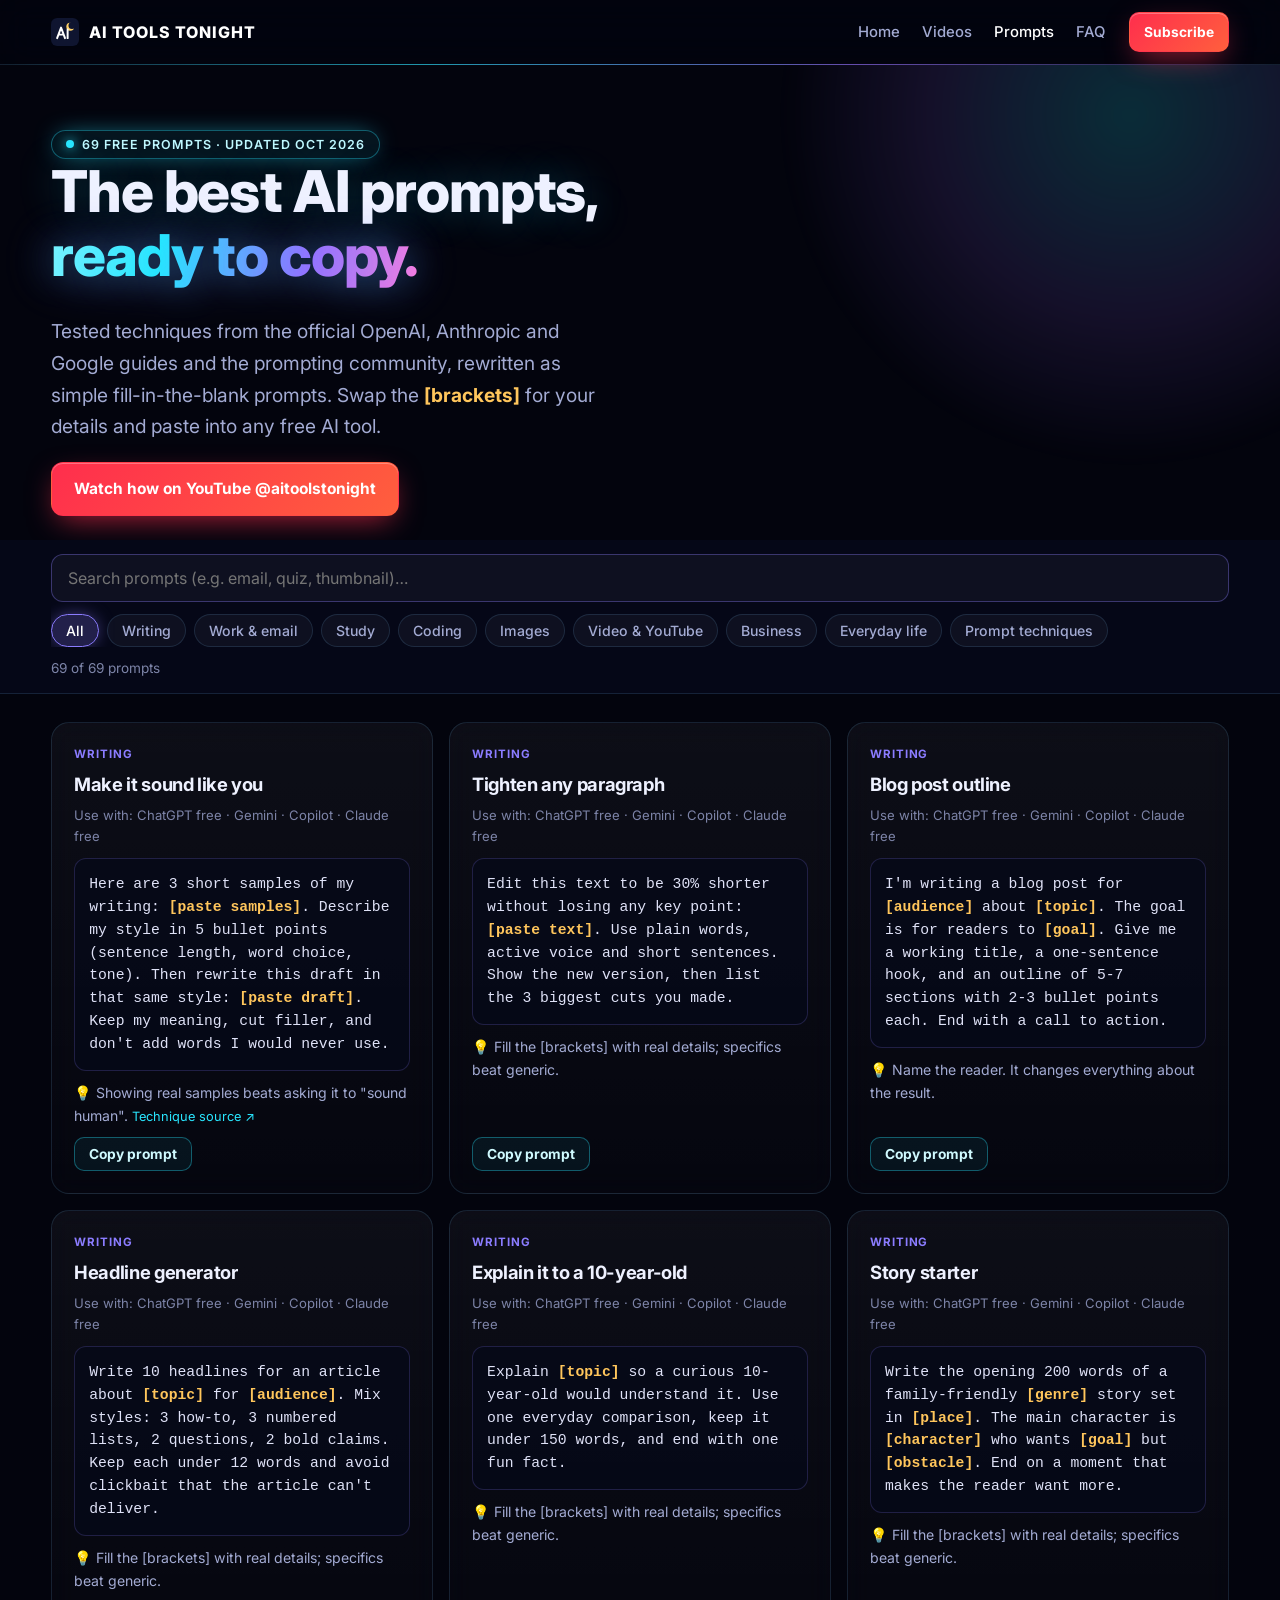
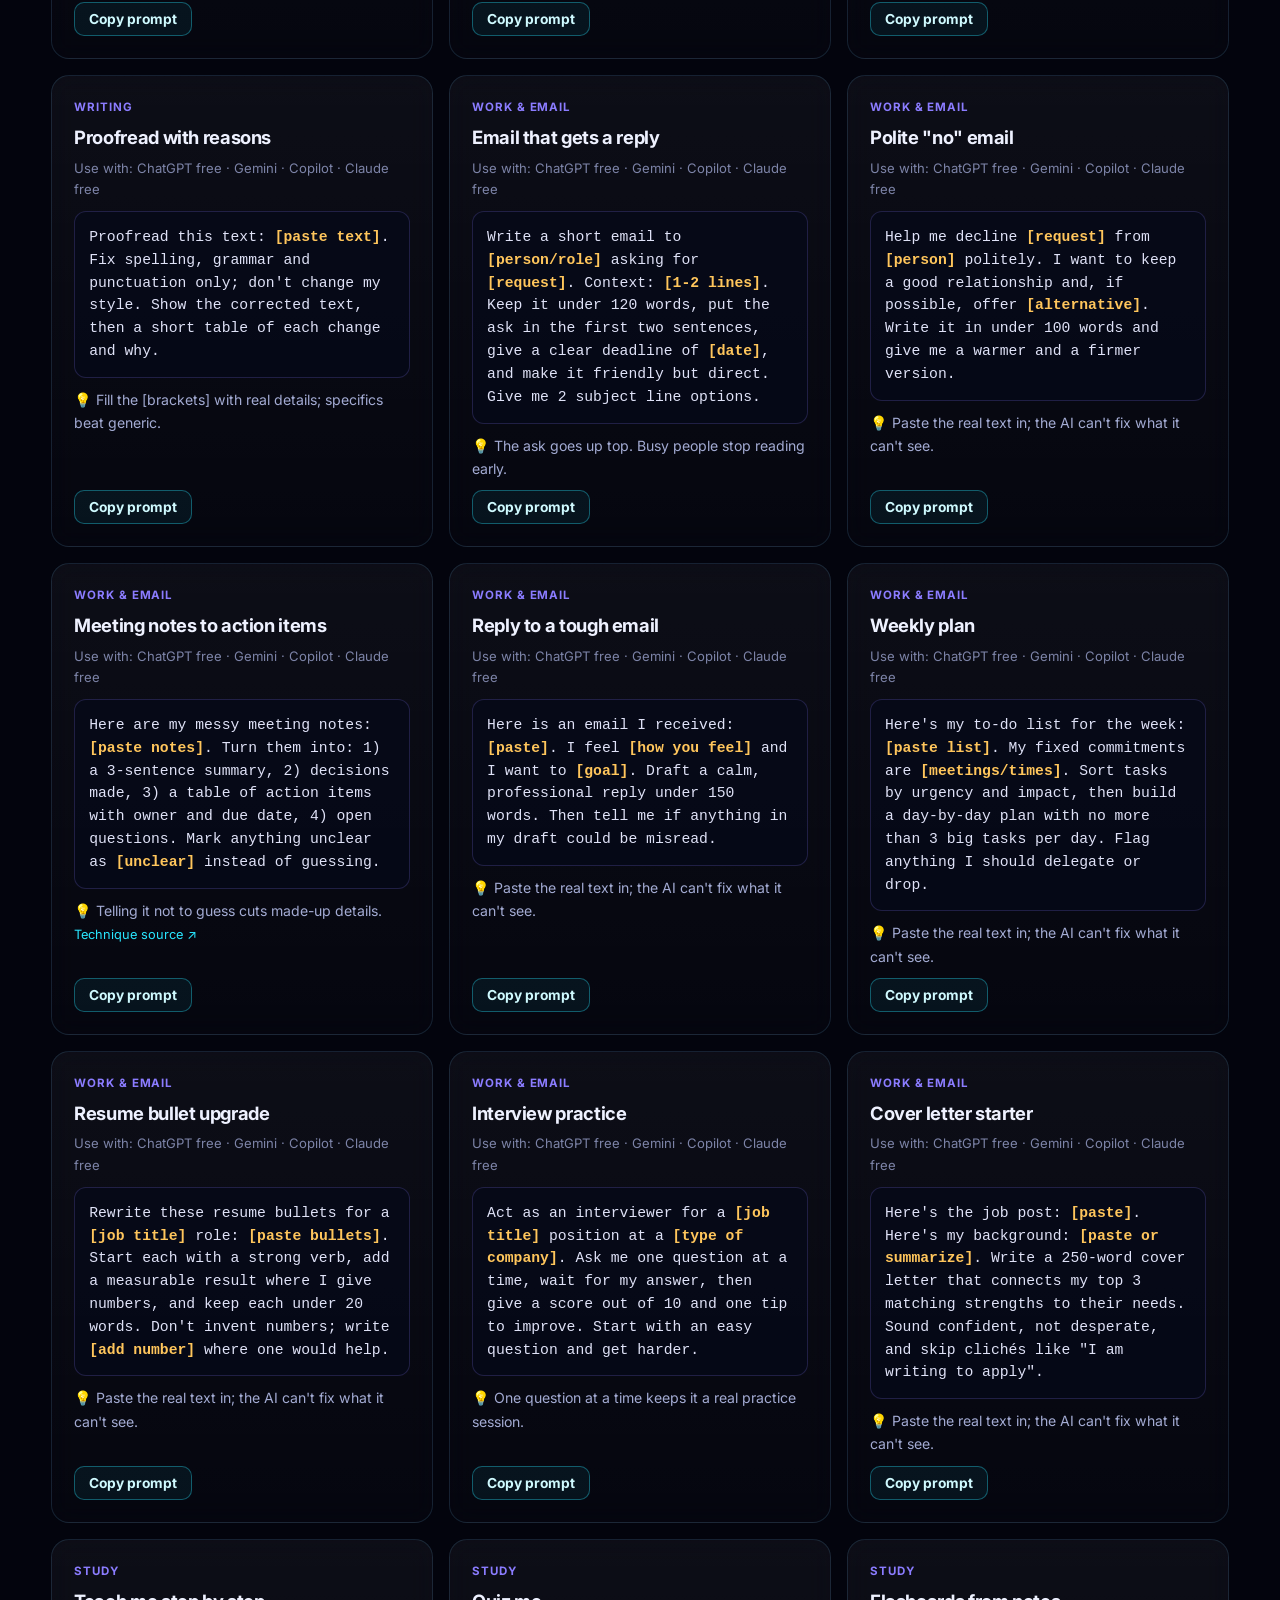
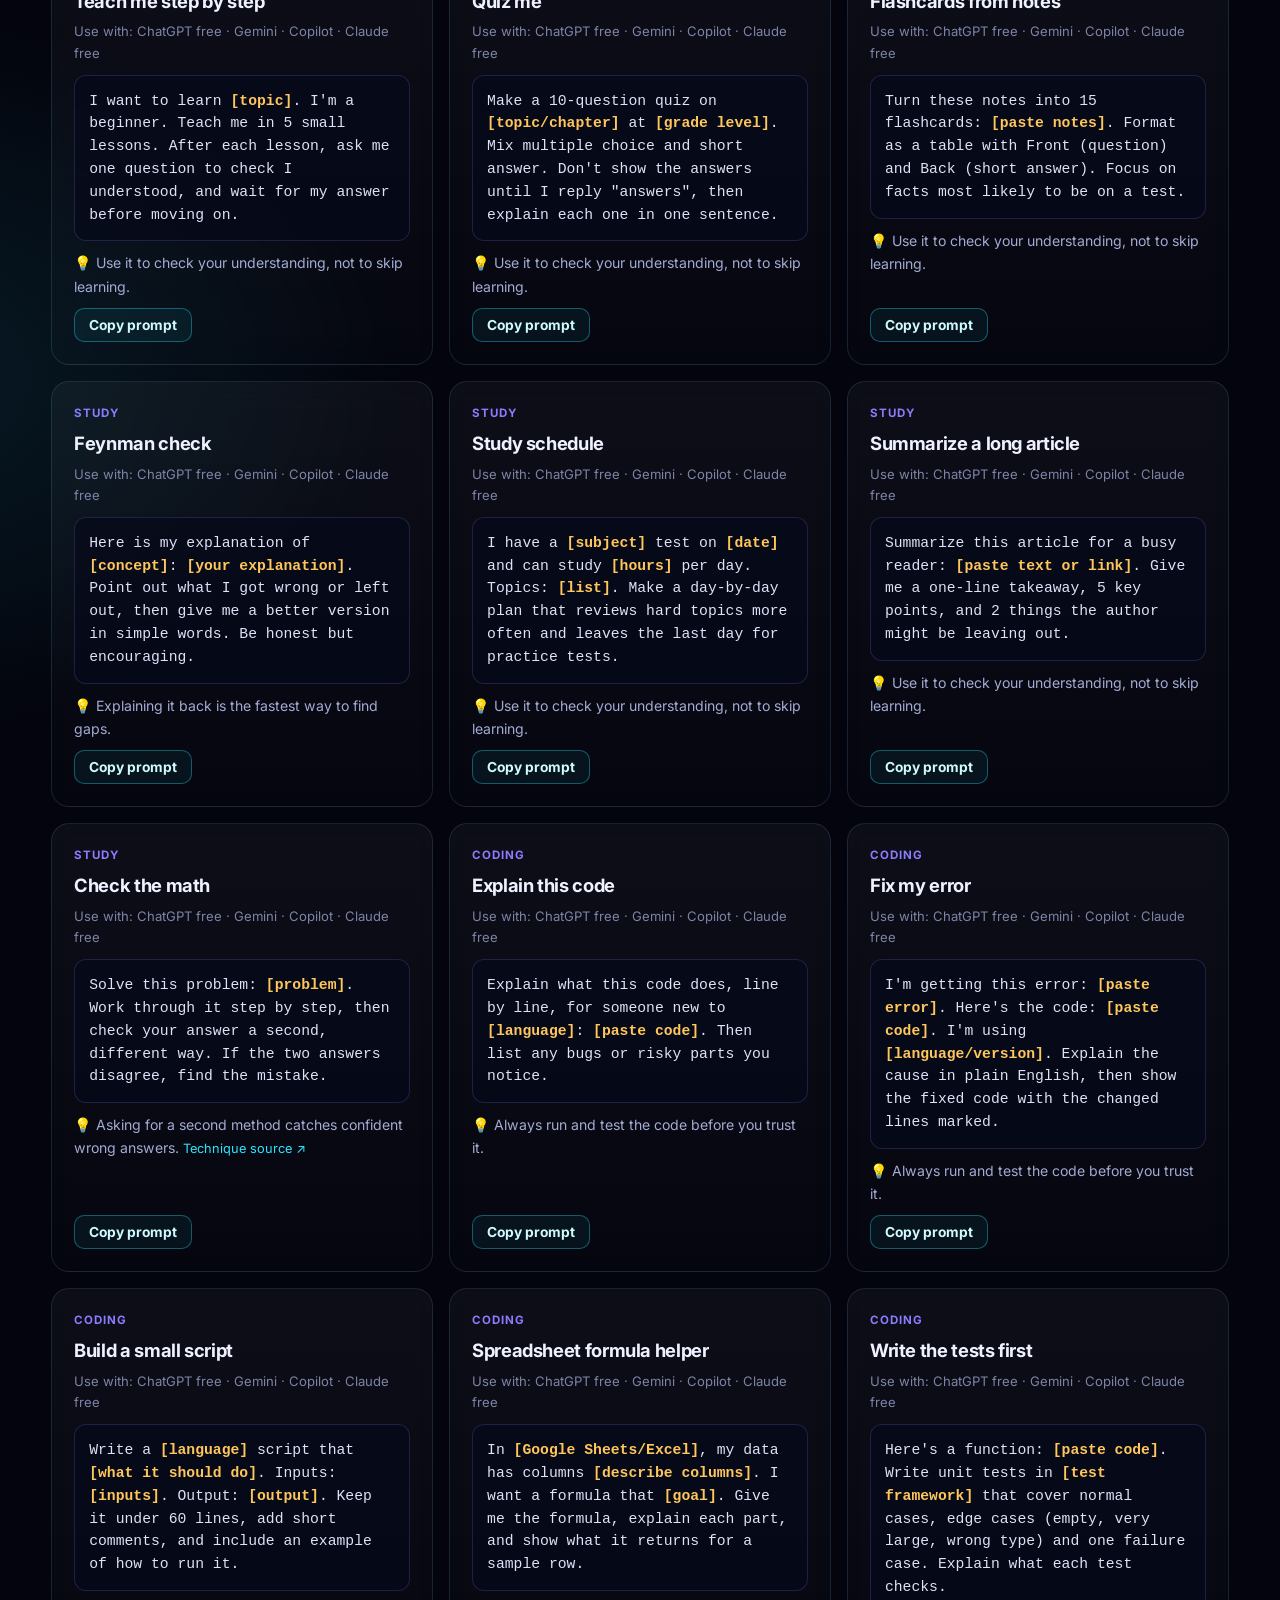
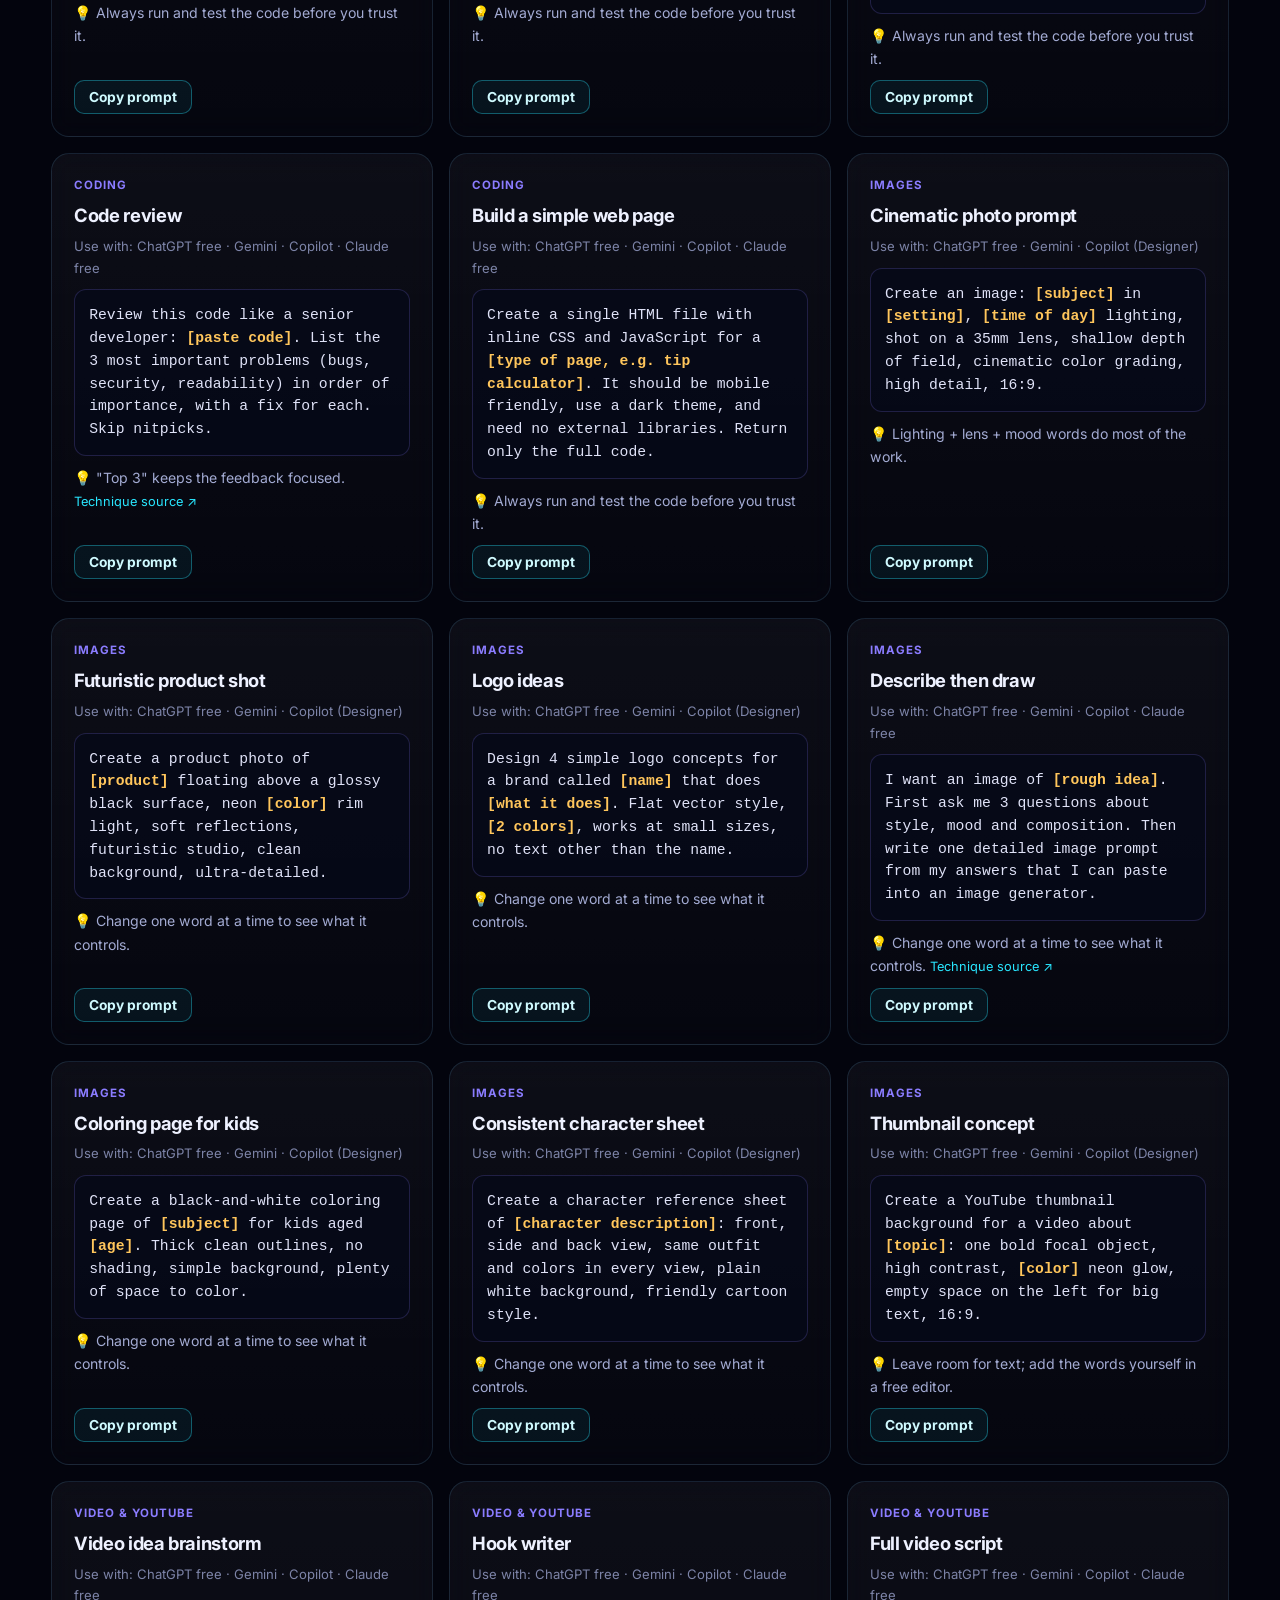
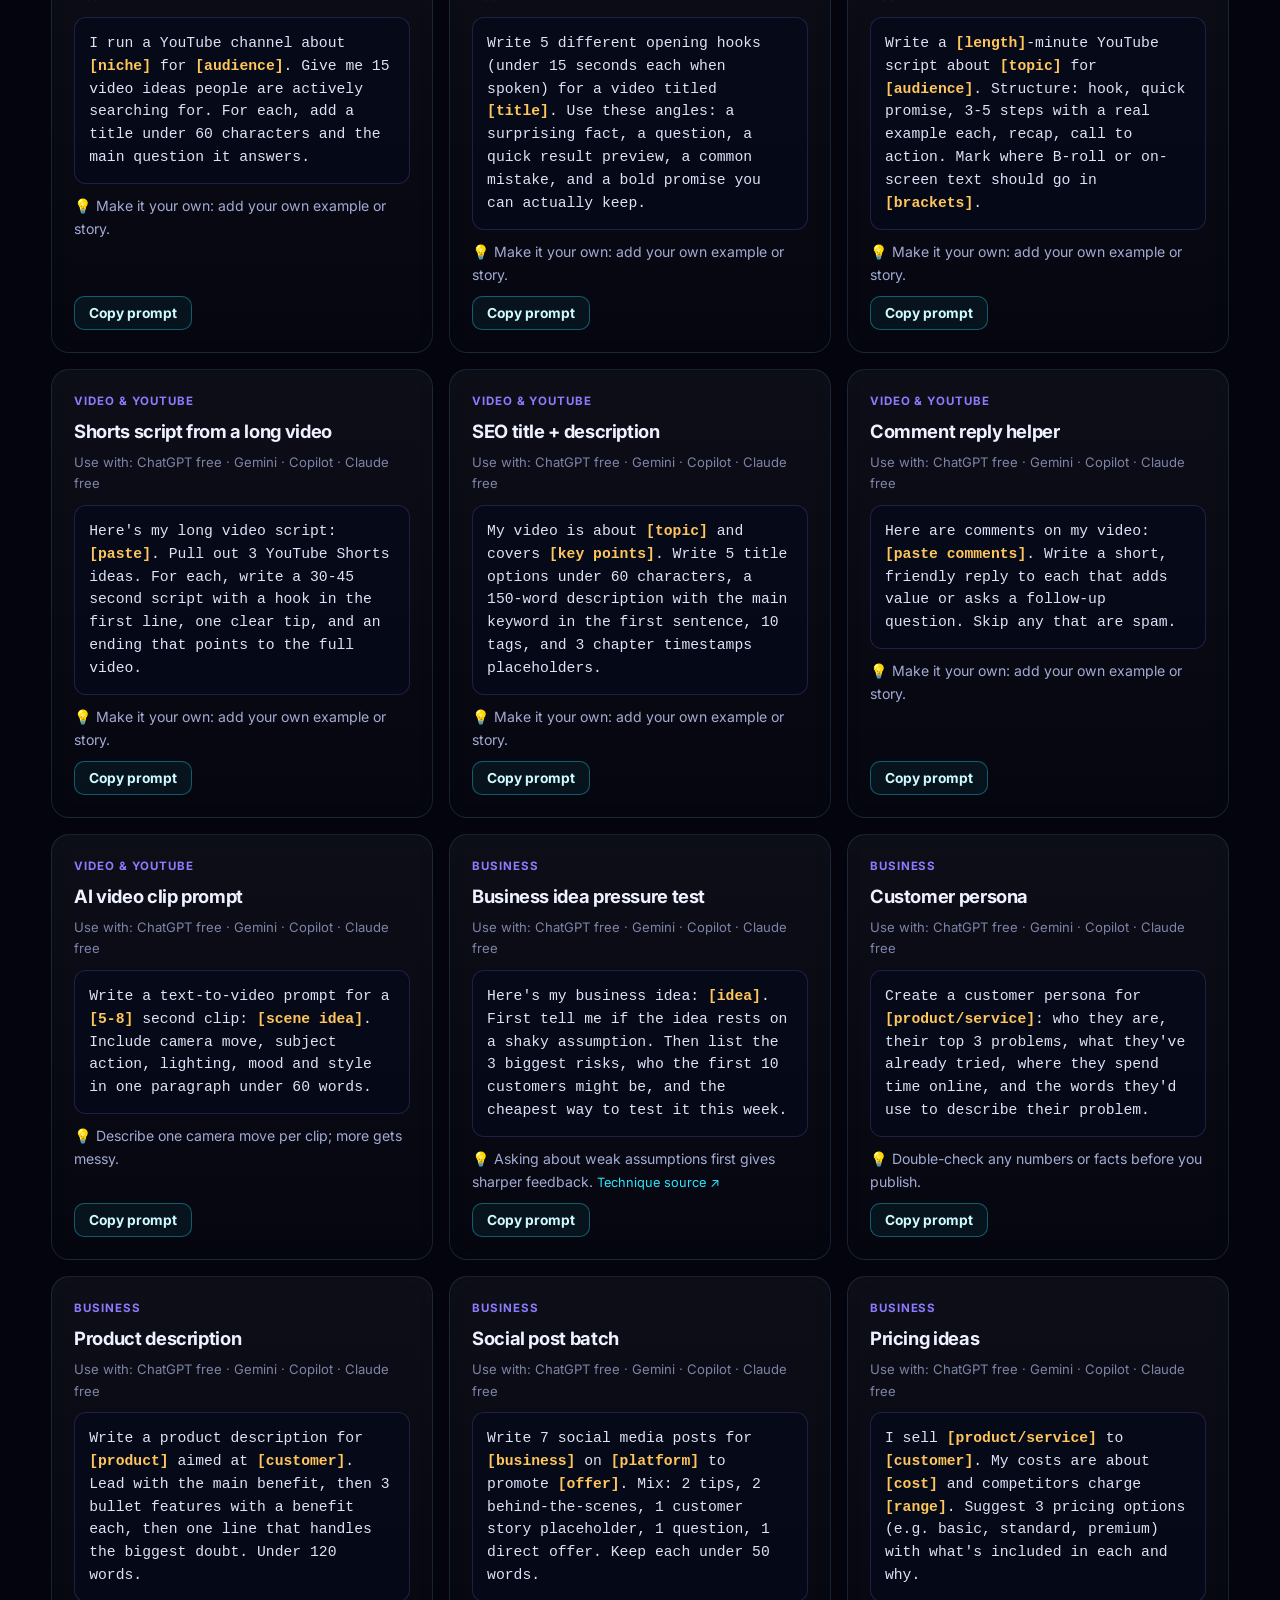
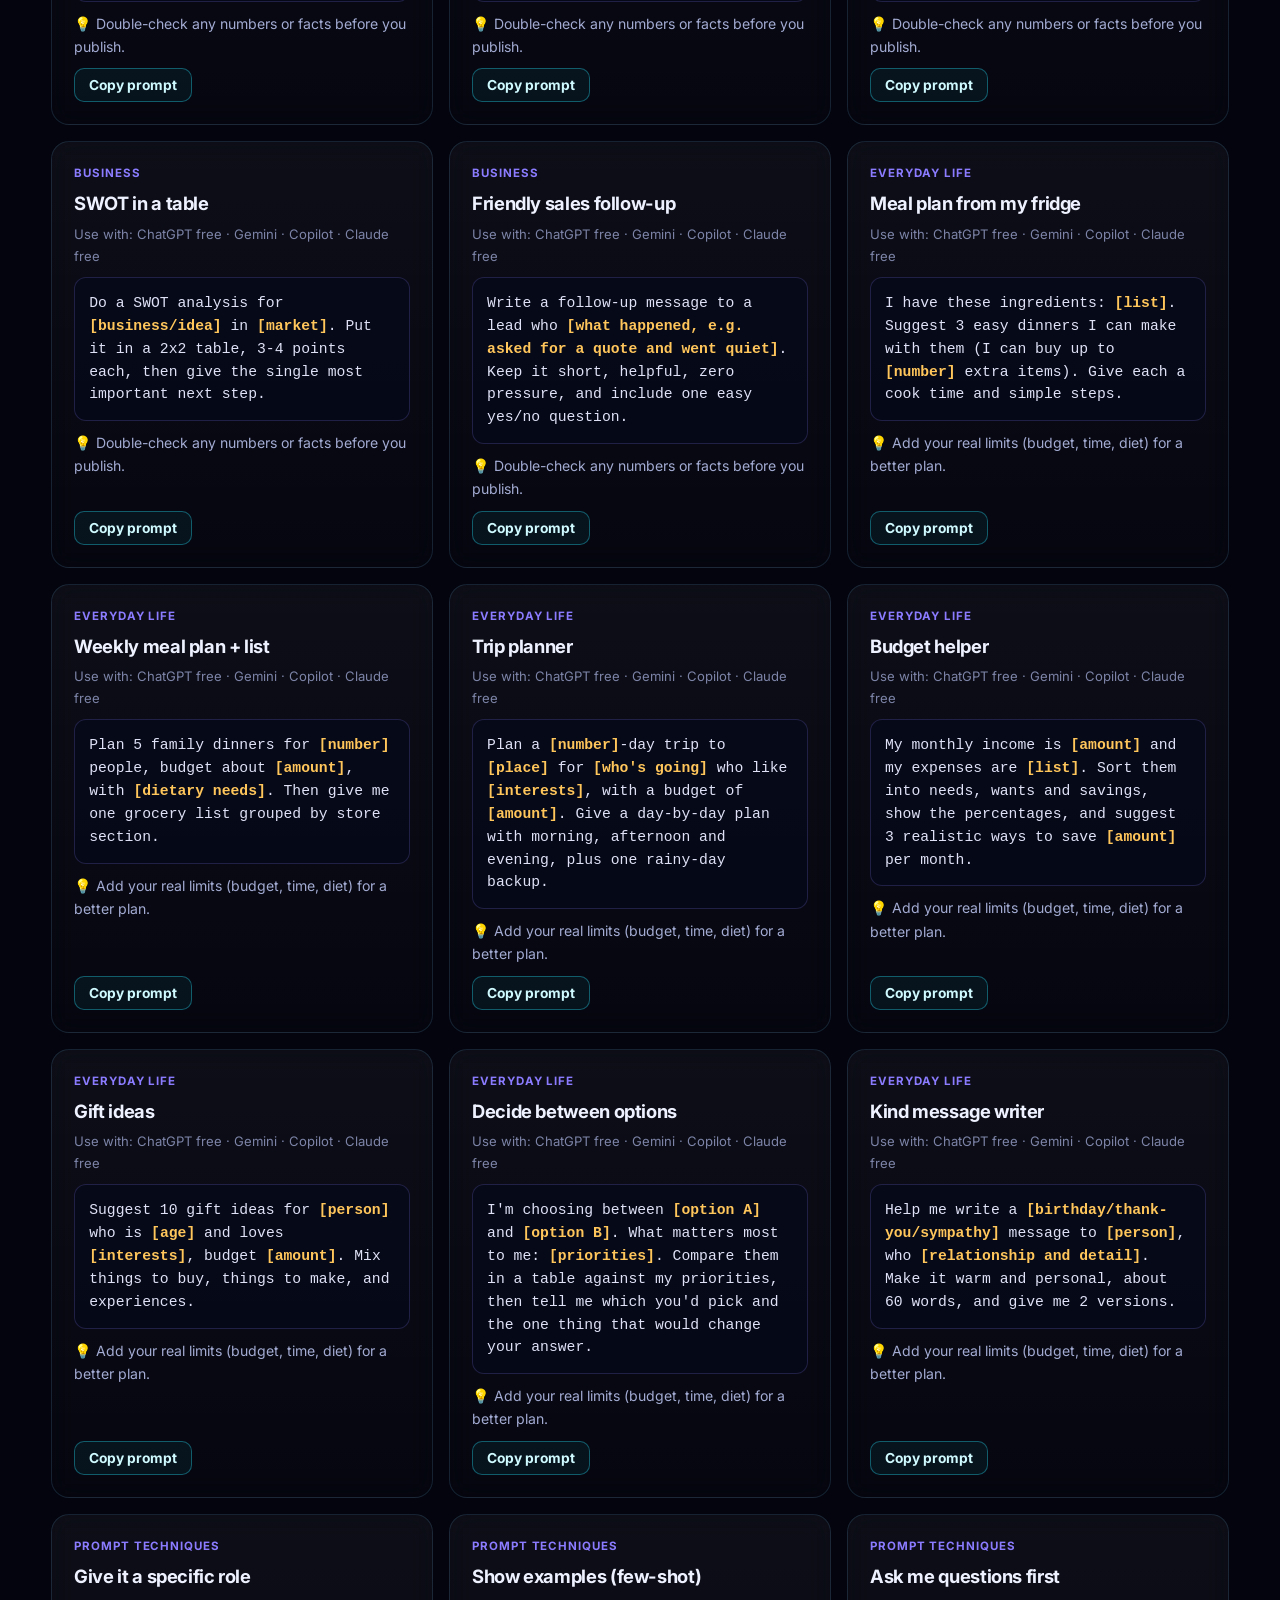
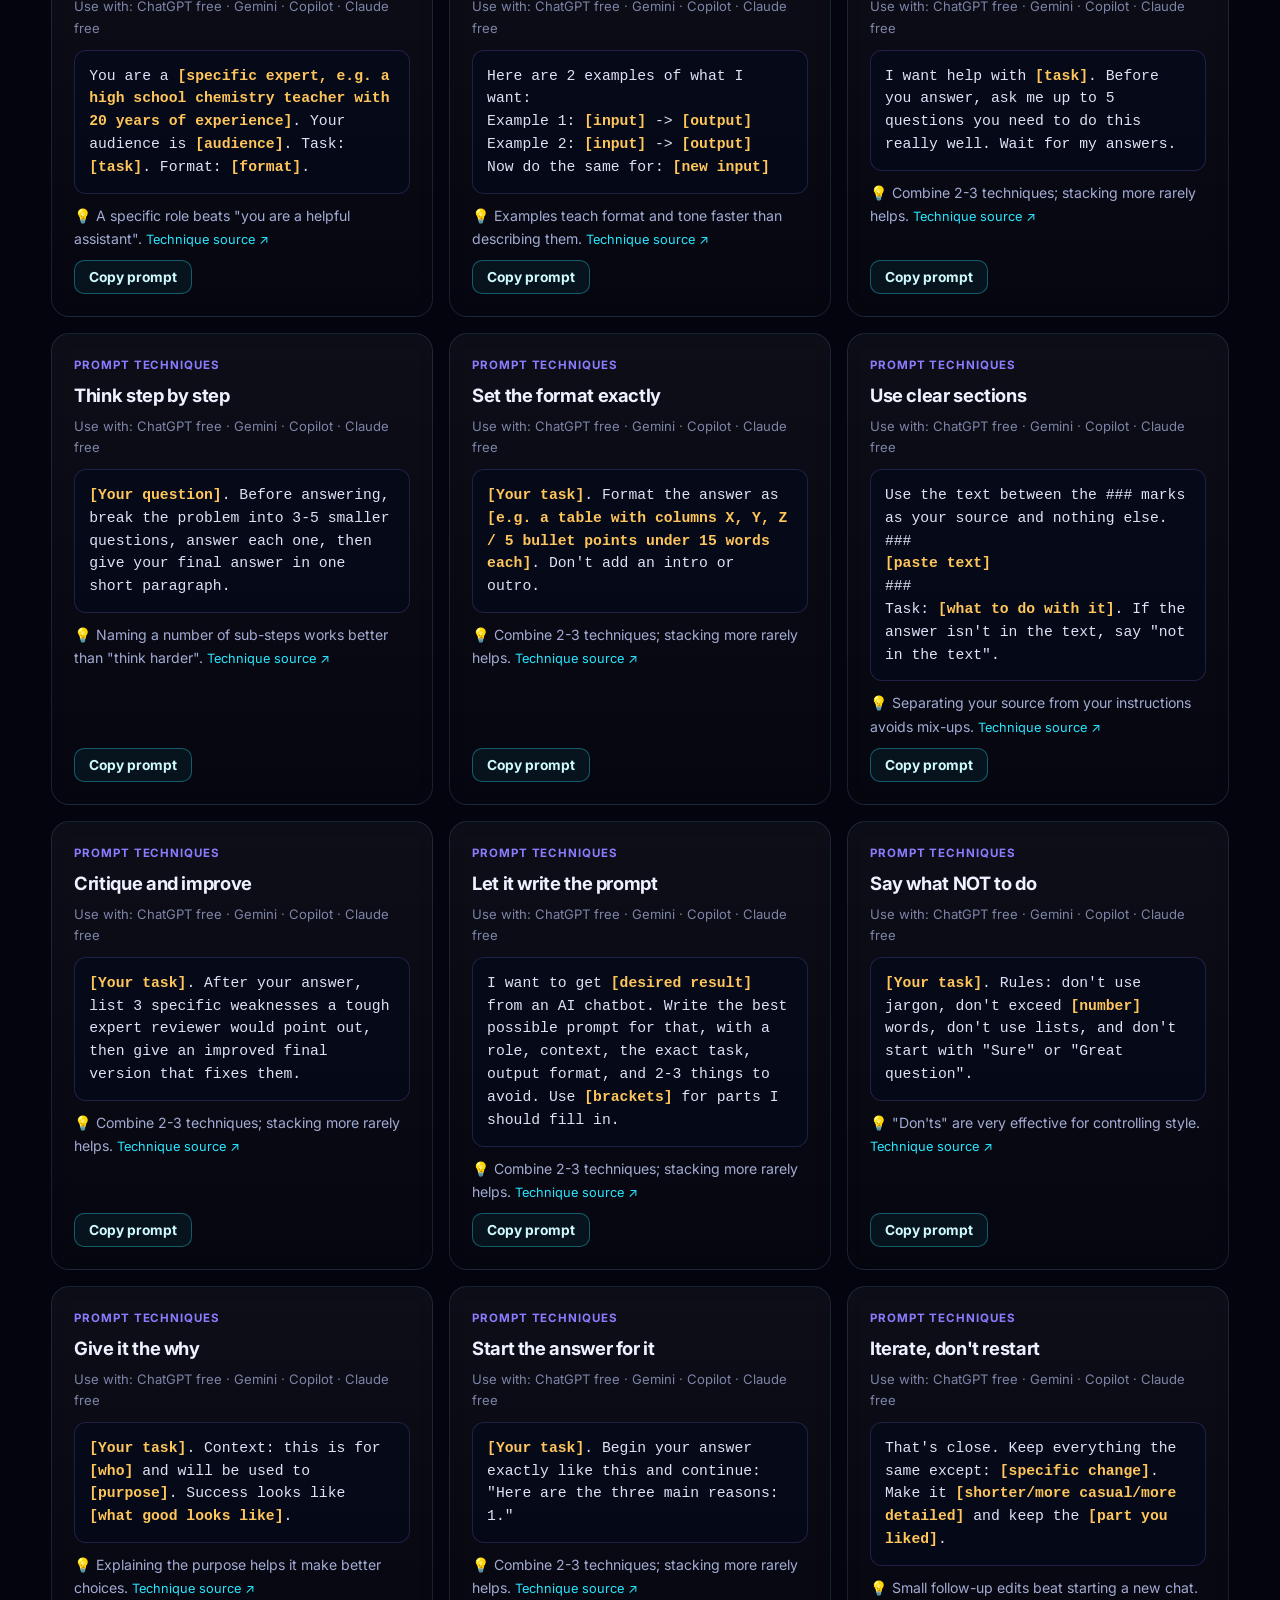
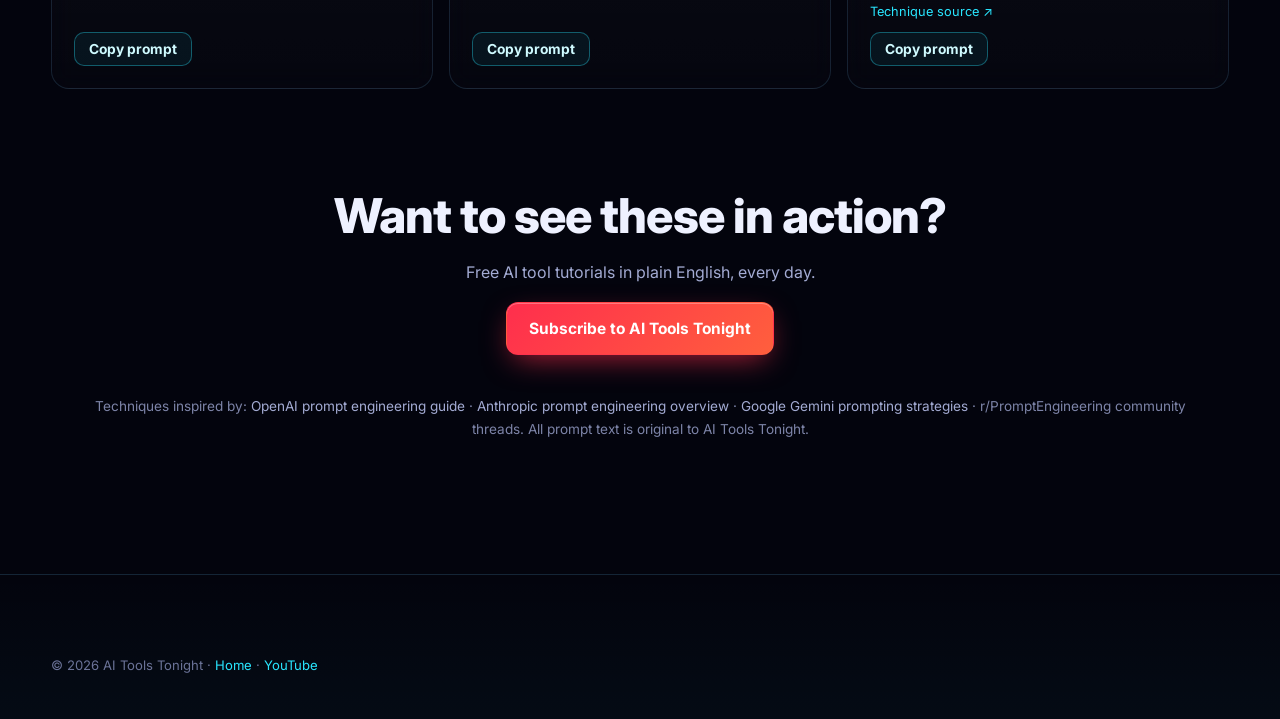
<file: prompts-tmp.html>
<!doctype html><html lang="en"><head><meta charset="utf-8"><meta name="viewport" content="width=device-width,initial-scale=1">
<title>Best AI Prompts (Free Library) | AI Tools Tonight</title>
<meta name="description" content="69 free, copy-and-paste AI prompts for ChatGPT, Gemini, Copilot and Claude: writing, work, study, coding, images, YouTube, business and everyday life.">
<meta name="theme-color" content="#07091a"><link rel="canonical" href="https://aitoolstonight.com/prompts/"><link rel="icon" href="../assets/logo.svg">
<meta property="og:title" content="Best AI Prompts | AI Tools Tonight"><meta property="og:description" content="69 free copy-and-paste prompts for free AI tools."><meta property="og:image" content="https://aitoolstonight.com/assets/hero.jpg">
<link rel="preconnect" href="https://fonts.googleapis.com"><link rel="preconnect" href="https://fonts.gstatic.com" crossorigin>
<link href="https://fonts.googleapis.com/css2?family=Inter:wght@400;500;600;700;800&display=swap" rel="stylesheet">
<link rel="stylesheet" href="../assets/style.css">
<style>
.ph{padding:64px 0 24px;position:relative;overflow:hidden}.ph h1{font-size:clamp(2.2rem,5vw,3.6rem)}
.tools{position:sticky;top:64px;z-index:20;background:rgba(7,9,26,.85);backdrop-filter:blur(12px);-webkit-backdrop-filter:blur(12px);border-bottom:1px solid var(--line);padding:14px 0}
#q{width:100%;font:1rem Inter,sans-serif;padding:13px 16px;border-radius:12px;border:1px solid rgba(139,124,255,.35);background:rgba(255,255,255,.04);color:#fff}#q:focus{outline:none;box-shadow:0 0 0 3px rgba(139,124,255,.3)}
.chips{display:flex;gap:8px;overflow-x:auto;padding-top:12px;scrollbar-width:none}.chips::-webkit-scrollbar{display:none}
.chip{flex:none;font:500 .88rem Inter,sans-serif;padding:7px 14px;border-radius:99px;border:1px solid var(--line);background:rgba(255,255,255,.04);color:var(--mu);cursor:pointer}.chip.on{color:#fff;border-color:var(--ac);background:rgba(139,124,255,.22);box-shadow:0 0 18px -4px rgba(139,124,255,.7)}
.grid{display:grid;grid-template-columns:repeat(auto-fill,minmax(320px,1fr));gap:16px;padding:28px 0 60px}
.pc{display:flex;flex-direction:column;gap:10px;padding:22px;border-radius:18px;background:linear-gradient(180deg,rgba(255,255,255,.045),rgba(255,255,255,.01));border:1px solid var(--line);transition:border-color .3s}.pc:hover{border-color:rgba(139,124,255,.45)}
.pc .cat{font-size:.72rem;font-weight:700;letter-spacing:.08em;text-transform:uppercase;color:var(--ac)}.pc h3{margin:0}.use{font-size:.82rem;color:#7d84a8;margin:0}
.pc pre{white-space:pre-wrap;word-wrap:break-word;margin:0;font:.92rem/1.55 ui-monospace,SFMono-Regular,Menlo,monospace;color:#dfe2f7;background:rgba(7,9,26,.7);border:1px solid rgba(139,124,255,.2);border-radius:12px;padding:14px}
.pc pre b{color:var(--am);font-weight:600}.tip{font-size:.88rem;color:var(--mu);margin:0}.tip a{font-size:.8rem}
.cp{align-self:flex-start;margin-top:auto}.cp.done{background:#5ef0a6;color:#06231d}
.count{color:#7d84a8;font-size:.85rem;margin:10px 0 0}.empty{color:var(--mu);text-align:center;padding:40px 0}
.cta{text-align:center;padding:40px 22px 80px}.srcs{color:#7d84a8;font-size:.85rem}.srcs a{color:var(--mu)}
</style></head><body>
<a class="skip" href="#list">Skip to prompts</a>
<header class="nav"><div class="wrap navin">
<a class="brand" href="/"><img src="../assets/logo.svg" alt="" width="28" height="28">AI Tools Tonight</a>
<nav id="menu" aria-label="Main"><a href="/">Home</a><a href="/#videos">Videos</a><a href="/prompts/" aria-current="page" style="color:#fff">Prompts</a><a href="/#faq">FAQ</a></nav>
<div class="navr"><a class="btn red sm" href="https://www.youtube.com/@aitoolstonight?sub_confirmation=1" target="_blank" rel="noopener">Subscribe</a>
<button class="burger" aria-label="Open menu" aria-expanded="false" aria-controls="menu"><span></span><span></span></button></div></div></header>
<main>
<section class="ph"><div class="glow"></div><div class="wrap" style="position:relative">
<span class="pill"><i></i>69 free prompts · updated Oct 2026</span>
<h1>The best AI prompts,<br><span class="grad">ready to copy.</span></h1>
<p class="lead">Tested techniques from the official OpenAI, Anthropic and Google guides and the prompting community, rewritten as simple fill-in-the-blank prompts. Swap the <b style="color:var(--am)">[brackets]</b> for your details and paste into any free AI tool.</p>
<a class="btn red" href="https://www.youtube.com/@aitoolstonight?sub_confirmation=1" target="_blank" rel="noopener">Watch how on YouTube @aitoolstonight</a>
</div></section>
<div class="tools"><div class="wrap"><input id="q" type="search" placeholder="Search prompts (e.g. email, quiz, thumbnail)…" aria-label="Search prompts">
<div class="chips" id="chips" role="tablist"></div><p class="count" id="count" aria-live="polite"></p></div></div>
<div class="wrap"><div class="grid" id="list"></div><p class="empty" id="empty" hidden>No prompts match. Try another word.</p></div>
<section class="cta wrap"><h2 style="margin-bottom:14px">Want to see these in action?</h2><p class="muted">Free AI tool tutorials in plain English, every day.</p>
<a class="btn red" href="https://www.youtube.com/@aitoolstonight?sub_confirmation=1" target="_blank" rel="noopener">Subscribe to AI Tools Tonight</a>
<p class="srcs" style="margin-top:40px">Techniques inspired by: <a href="https://platform.openai.com/docs/guides/prompt-engineering" rel="noopener">OpenAI prompt engineering guide</a> · <a href="https://docs.anthropic.com/en/docs/build-with-claude/prompt-engineering/overview" rel="noopener">Anthropic prompt engineering overview</a> · <a href="https://ai.google.dev/gemini-api/docs/prompting-strategies" rel="noopener">Google Gemini prompting strategies</a> · r/PromptEngineering community threads. All prompt text is original to AI Tools Tonight.</p></section>
</main>
<footer><div class="wrap"><p class="legal">© 2026 AI Tools Tonight · <a href="/">Home</a> · <a href="https://www.youtube.com/@aitoolstonight" target="_blank" rel="noopener">YouTube</a></p></div></footer>
<script>
const P=[{"c": "writing", "t": "Make it sound like you", "u": "ChatGPT free \u00b7 Gemini \u00b7 Copilot \u00b7 Claude free", "p": "Here are 3 short samples of my writing: [paste samples]. Describe my style in 5 bullet points (sentence length, word choice, tone). Then rewrite this draft in that same style: [paste draft]. Keep my meaning, cut filler, and don't add words I would never use.", "tip": "Showing real samples beats asking it to \"sound human\".", "src": "https://ai.google.dev/gemini-api/docs/prompting-strategies"}, {"c": "writing", "t": "Tighten any paragraph", "u": "ChatGPT free \u00b7 Gemini \u00b7 Copilot \u00b7 Claude free", "p": "Edit this text to be 30% shorter without losing any key point: [paste text]. Use plain words, active voice and short sentences. Show the new version, then list the 3 biggest cuts you made.", "tip": "Fill the [brackets] with real details; specifics beat generic.", "src": null}, {"c": "writing", "t": "Blog post outline", "u": "ChatGPT free \u00b7 Gemini \u00b7 Copilot \u00b7 Claude free", "p": "I'm writing a blog post for [audience] about [topic]. The goal is for readers to [goal]. Give me a working title, a one-sentence hook, and an outline of 5-7 sections with 2-3 bullet points each. End with a call to action.", "tip": "Name the reader. It changes everything about the result.", "src": null}, {"c": "writing", "t": "Headline generator", "u": "ChatGPT free \u00b7 Gemini \u00b7 Copilot \u00b7 Claude free", "p": "Write 10 headlines for an article about [topic] for [audience]. Mix styles: 3 how-to, 3 numbered lists, 2 questions, 2 bold claims. Keep each under 12 words and avoid clickbait that the article can't deliver.", "tip": "Fill the [brackets] with real details; specifics beat generic.", "src": null}, {"c": "writing", "t": "Explain it to a 10-year-old", "u": "ChatGPT free \u00b7 Gemini \u00b7 Copilot \u00b7 Claude free", "p": "Explain [topic] so a curious 10-year-old would understand it. Use one everyday comparison, keep it under 150 words, and end with one fun fact.", "tip": "Fill the [brackets] with real details; specifics beat generic.", "src": null}, {"c": "writing", "t": "Story starter", "u": "ChatGPT free \u00b7 Gemini \u00b7 Copilot \u00b7 Claude free", "p": "Write the opening 200 words of a family-friendly [genre] story set in [place]. The main character is [character] who wants [goal] but [obstacle]. End on a moment that makes the reader want more.", "tip": "Fill the [brackets] with real details; specifics beat generic.", "src": null}, {"c": "writing", "t": "Proofread with reasons", "u": "ChatGPT free \u00b7 Gemini \u00b7 Copilot \u00b7 Claude free", "p": "Proofread this text: [paste text]. Fix spelling, grammar and punctuation only; don't change my style. Show the corrected text, then a short table of each change and why.", "tip": "Fill the [brackets] with real details; specifics beat generic.", "src": null}, {"c": "work", "t": "Email that gets a reply", "u": "ChatGPT free \u00b7 Gemini \u00b7 Copilot \u00b7 Claude free", "p": "Write a short email to [person/role] asking for [request]. Context: [1-2 lines]. Keep it under 120 words, put the ask in the first two sentences, give a clear deadline of [date], and make it friendly but direct. Give me 2 subject line options.", "tip": "The ask goes up top. Busy people stop reading early.", "src": null}, {"c": "work", "t": "Polite \"no\" email", "u": "ChatGPT free \u00b7 Gemini \u00b7 Copilot \u00b7 Claude free", "p": "Help me decline [request] from [person] politely. I want to keep a good relationship and, if possible, offer [alternative]. Write it in under 100 words and give me a warmer and a firmer version.", "tip": "Paste the real text in; the AI can't fix what it can't see.", "src": null}, {"c": "work", "t": "Meeting notes to action items", "u": "ChatGPT free \u00b7 Gemini \u00b7 Copilot \u00b7 Claude free", "p": "Here are my messy meeting notes: [paste notes]. Turn them into: 1) a 3-sentence summary, 2) decisions made, 3) a table of action items with owner and due date, 4) open questions. Mark anything unclear as [unclear] instead of guessing.", "tip": "Telling it not to guess cuts made-up details.", "src": "https://docs.anthropic.com/en/docs/build-with-claude/prompt-engineering/overview"}, {"c": "work", "t": "Reply to a tough email", "u": "ChatGPT free \u00b7 Gemini \u00b7 Copilot \u00b7 Claude free", "p": "Here is an email I received: [paste]. I feel [how you feel] and I want to [goal]. Draft a calm, professional reply under 150 words. Then tell me if anything in my draft could be misread.", "tip": "Paste the real text in; the AI can't fix what it can't see.", "src": null}, {"c": "work", "t": "Weekly plan", "u": "ChatGPT free \u00b7 Gemini \u00b7 Copilot \u00b7 Claude free", "p": "Here's my to-do list for the week: [paste list]. My fixed commitments are [meetings/times]. Sort tasks by urgency and impact, then build a day-by-day plan with no more than 3 big tasks per day. Flag anything I should delegate or drop.", "tip": "Paste the real text in; the AI can't fix what it can't see.", "src": null}, {"c": "work", "t": "Resume bullet upgrade", "u": "ChatGPT free \u00b7 Gemini \u00b7 Copilot \u00b7 Claude free", "p": "Rewrite these resume bullets for a [job title] role: [paste bullets]. Start each with a strong verb, add a measurable result where I give numbers, and keep each under 20 words. Don't invent numbers; write [add number] where one would help.", "tip": "Paste the real text in; the AI can't fix what it can't see.", "src": null}, {"c": "work", "t": "Interview practice", "u": "ChatGPT free \u00b7 Gemini \u00b7 Copilot \u00b7 Claude free", "p": "Act as an interviewer for a [job title] position at a [type of company]. Ask me one question at a time, wait for my answer, then give a score out of 10 and one tip to improve. Start with an easy question and get harder.", "tip": "One question at a time keeps it a real practice session.", "src": null}, {"c": "work", "t": "Cover letter starter", "u": "ChatGPT free \u00b7 Gemini \u00b7 Copilot \u00b7 Claude free", "p": "Here's the job post: [paste]. Here's my background: [paste or summarize]. Write a 250-word cover letter that connects my top 3 matching strengths to their needs. Sound confident, not desperate, and skip clich\u00e9s like \"I am writing to apply\".", "tip": "Paste the real text in; the AI can't fix what it can't see.", "src": null}, {"c": "study", "t": "Teach me step by step", "u": "ChatGPT free \u00b7 Gemini \u00b7 Copilot \u00b7 Claude free", "p": "I want to learn [topic]. I'm a beginner. Teach me in 5 small lessons. After each lesson, ask me one question to check I understood, and wait for my answer before moving on.", "tip": "Use it to check your understanding, not to skip learning.", "src": null}, {"c": "study", "t": "Quiz me", "u": "ChatGPT free \u00b7 Gemini \u00b7 Copilot \u00b7 Claude free", "p": "Make a 10-question quiz on [topic/chapter] at [grade level]. Mix multiple choice and short answer. Don't show the answers until I reply \"answers\", then explain each one in one sentence.", "tip": "Use it to check your understanding, not to skip learning.", "src": null}, {"c": "study", "t": "Flashcards from notes", "u": "ChatGPT free \u00b7 Gemini \u00b7 Copilot \u00b7 Claude free", "p": "Turn these notes into 15 flashcards: [paste notes]. Format as a table with Front (question) and Back (short answer). Focus on facts most likely to be on a test.", "tip": "Use it to check your understanding, not to skip learning.", "src": null}, {"c": "study", "t": "Feynman check", "u": "ChatGPT free \u00b7 Gemini \u00b7 Copilot \u00b7 Claude free", "p": "Here is my explanation of [concept]: [your explanation]. Point out what I got wrong or left out, then give me a better version in simple words. Be honest but encouraging.", "tip": "Explaining it back is the fastest way to find gaps.", "src": null}, {"c": "study", "t": "Study schedule", "u": "ChatGPT free \u00b7 Gemini \u00b7 Copilot \u00b7 Claude free", "p": "I have a [subject] test on [date] and can study [hours] per day. Topics: [list]. Make a day-by-day plan that reviews hard topics more often and leaves the last day for practice tests.", "tip": "Use it to check your understanding, not to skip learning.", "src": null}, {"c": "study", "t": "Summarize a long article", "u": "ChatGPT free \u00b7 Gemini \u00b7 Copilot \u00b7 Claude free", "p": "Summarize this article for a busy reader: [paste text or link]. Give me a one-line takeaway, 5 key points, and 2 things the author might be leaving out.", "tip": "Use it to check your understanding, not to skip learning.", "src": null}, {"c": "study", "t": "Check the math", "u": "ChatGPT free \u00b7 Gemini \u00b7 Copilot \u00b7 Claude free", "p": "Solve this problem: [problem]. Work through it step by step, then check your answer a second, different way. If the two answers disagree, find the mistake.", "tip": "Asking for a second method catches confident wrong answers.", "src": "https://www.reddit.com/r/PromptEngineering/comments/1q8wwov/the_ai_prompting_tricks_that_actually_matter_in/"}, {"c": "coding", "t": "Explain this code", "u": "ChatGPT free \u00b7 Gemini \u00b7 Copilot \u00b7 Claude free", "p": "Explain what this code does, line by line, for someone new to [language]: [paste code]. Then list any bugs or risky parts you notice.", "tip": "Always run and test the code before you trust it.", "src": null}, {"c": "coding", "t": "Fix my error", "u": "ChatGPT free \u00b7 Gemini \u00b7 Copilot \u00b7 Claude free", "p": "I'm getting this error: [paste error]. Here's the code: [paste code]. I'm using [language/version]. Explain the cause in plain English, then show the fixed code with the changed lines marked.", "tip": "Always run and test the code before you trust it.", "src": null}, {"c": "coding", "t": "Build a small script", "u": "ChatGPT free \u00b7 Gemini \u00b7 Copilot \u00b7 Claude free", "p": "Write a [language] script that [what it should do]. Inputs: [inputs]. Output: [output]. Keep it under 60 lines, add short comments, and include an example of how to run it.", "tip": "Always run and test the code before you trust it.", "src": null}, {"c": "coding", "t": "Spreadsheet formula helper", "u": "ChatGPT free \u00b7 Gemini \u00b7 Copilot \u00b7 Claude free", "p": "In [Google Sheets/Excel], my data has columns [describe columns]. I want a formula that [goal]. Give me the formula, explain each part, and show what it returns for a sample row.", "tip": "Always run and test the code before you trust it.", "src": null}, {"c": "coding", "t": "Write the tests first", "u": "ChatGPT free \u00b7 Gemini \u00b7 Copilot \u00b7 Claude free", "p": "Here's a function: [paste code]. Write unit tests in [test framework] that cover normal cases, edge cases (empty, very large, wrong type) and one failure case. Explain what each test checks.", "tip": "Always run and test the code before you trust it.", "src": null}, {"c": "coding", "t": "Code review", "u": "ChatGPT free \u00b7 Gemini \u00b7 Copilot \u00b7 Claude free", "p": "Review this code like a senior developer: [paste code]. List the 3 most important problems (bugs, security, readability) in order of importance, with a fix for each. Skip nitpicks.", "tip": "\"Top 3\" keeps the feedback focused.", "src": "https://www.reddit.com/r/PromptEngineering/comments/1sqwfr8/i_ran_ab_tests_on_120_prompt_patterns_across_5000/"}, {"c": "coding", "t": "Build a simple web page", "u": "ChatGPT free \u00b7 Gemini \u00b7 Copilot \u00b7 Claude free", "p": "Create a single HTML file with inline CSS and JavaScript for a [type of page, e.g. tip calculator]. It should be mobile friendly, use a dark theme, and need no external libraries. Return only the full code.", "tip": "Always run and test the code before you trust it.", "src": null}, {"c": "images", "t": "Cinematic photo prompt", "u": "ChatGPT free \u00b7 Gemini \u00b7 Copilot (Designer)", "p": "Create an image: [subject] in [setting], [time of day] lighting, shot on a 35mm lens, shallow depth of field, cinematic color grading, high detail, 16:9.", "tip": "Lighting + lens + mood words do most of the work.", "src": null}, {"c": "images", "t": "Futuristic product shot", "u": "ChatGPT free \u00b7 Gemini \u00b7 Copilot (Designer)", "p": "Create a product photo of [product] floating above a glossy black surface, neon [color] rim light, soft reflections, futuristic studio, clean background, ultra-detailed.", "tip": "Change one word at a time to see what it controls.", "src": null}, {"c": "images", "t": "Logo ideas", "u": "ChatGPT free \u00b7 Gemini \u00b7 Copilot (Designer)", "p": "Design 4 simple logo concepts for a brand called [name] that does [what it does]. Flat vector style, [2 colors], works at small sizes, no text other than the name.", "tip": "Change one word at a time to see what it controls.", "src": null}, {"c": "images", "t": "Describe then draw", "u": "ChatGPT free \u00b7 Gemini \u00b7 Copilot \u00b7 Claude free", "p": "I want an image of [rough idea]. First ask me 3 questions about style, mood and composition. Then write one detailed image prompt from my answers that I can paste into an image generator.", "tip": "Change one word at a time to see what it controls.", "src": "https://www.reddit.com/r/PromptEngineering/comments/1q8wwov/the_ai_prompting_tricks_that_actually_matter_in/"}, {"c": "images", "t": "Coloring page for kids", "u": "ChatGPT free \u00b7 Gemini \u00b7 Copilot (Designer)", "p": "Create a black-and-white coloring page of [subject] for kids aged [age]. Thick clean outlines, no shading, simple background, plenty of space to color.", "tip": "Change one word at a time to see what it controls.", "src": null}, {"c": "images", "t": "Consistent character sheet", "u": "ChatGPT free \u00b7 Gemini \u00b7 Copilot (Designer)", "p": "Create a character reference sheet of [character description]: front, side and back view, same outfit and colors in every view, plain white background, friendly cartoon style.", "tip": "Change one word at a time to see what it controls.", "src": null}, {"c": "images", "t": "Thumbnail concept", "u": "ChatGPT free \u00b7 Gemini \u00b7 Copilot (Designer)", "p": "Create a YouTube thumbnail background for a video about [topic]: one bold focal object, high contrast, [color] neon glow, empty space on the left for big text, 16:9.", "tip": "Leave room for text; add the words yourself in a free editor.", "src": null}, {"c": "video", "t": "Video idea brainstorm", "u": "ChatGPT free \u00b7 Gemini \u00b7 Copilot \u00b7 Claude free", "p": "I run a YouTube channel about [niche] for [audience]. Give me 15 video ideas people are actively searching for. For each, add a title under 60 characters and the main question it answers.", "tip": "Make it your own: add your own example or story.", "src": null}, {"c": "video", "t": "Hook writer", "u": "ChatGPT free \u00b7 Gemini \u00b7 Copilot \u00b7 Claude free", "p": "Write 5 different opening hooks (under 15 seconds each when spoken) for a video titled [title]. Use these angles: a surprising fact, a question, a quick result preview, a common mistake, and a bold promise you can actually keep.", "tip": "Make it your own: add your own example or story.", "src": null}, {"c": "video", "t": "Full video script", "u": "ChatGPT free \u00b7 Gemini \u00b7 Copilot \u00b7 Claude free", "p": "Write a [length]-minute YouTube script about [topic] for [audience]. Structure: hook, quick promise, 3-5 steps with a real example each, recap, call to action. Mark where B-roll or on-screen text should go in [brackets].", "tip": "Make it your own: add your own example or story.", "src": null}, {"c": "video", "t": "Shorts script from a long video", "u": "ChatGPT free \u00b7 Gemini \u00b7 Copilot \u00b7 Claude free", "p": "Here's my long video script: [paste]. Pull out 3 YouTube Shorts ideas. For each, write a 30-45 second script with a hook in the first line, one clear tip, and an ending that points to the full video.", "tip": "Make it your own: add your own example or story.", "src": null}, {"c": "video", "t": "SEO title + description", "u": "ChatGPT free \u00b7 Gemini \u00b7 Copilot \u00b7 Claude free", "p": "My video is about [topic] and covers [key points]. Write 5 title options under 60 characters, a 150-word description with the main keyword in the first sentence, 10 tags, and 3 chapter timestamps placeholders.", "tip": "Make it your own: add your own example or story.", "src": null}, {"c": "video", "t": "Comment reply helper", "u": "ChatGPT free \u00b7 Gemini \u00b7 Copilot \u00b7 Claude free", "p": "Here are comments on my video: [paste comments]. Write a short, friendly reply to each that adds value or asks a follow-up question. Skip any that are spam.", "tip": "Make it your own: add your own example or story.", "src": null}, {"c": "video", "t": "AI video clip prompt", "u": "ChatGPT free \u00b7 Gemini \u00b7 Copilot \u00b7 Claude free", "p": "Write a text-to-video prompt for a [5-8] second clip: [scene idea]. Include camera move, subject action, lighting, mood and style in one paragraph under 60 words.", "tip": "Describe one camera move per clip; more gets messy.", "src": null}, {"c": "business", "t": "Business idea pressure test", "u": "ChatGPT free \u00b7 Gemini \u00b7 Copilot \u00b7 Claude free", "p": "Here's my business idea: [idea]. First tell me if the idea rests on a shaky assumption. Then list the 3 biggest risks, who the first 10 customers might be, and the cheapest way to test it this week.", "tip": "Asking about weak assumptions first gives sharper feedback.", "src": "https://www.reddit.com/r/PromptEngineering/comments/1sqwfr8/i_ran_ab_tests_on_120_prompt_patterns_across_5000/"}, {"c": "business", "t": "Customer persona", "u": "ChatGPT free \u00b7 Gemini \u00b7 Copilot \u00b7 Claude free", "p": "Create a customer persona for [product/service]: who they are, their top 3 problems, what they've already tried, where they spend time online, and the words they'd use to describe their problem.", "tip": "Double-check any numbers or facts before you publish.", "src": null}, {"c": "business", "t": "Product description", "u": "ChatGPT free \u00b7 Gemini \u00b7 Copilot \u00b7 Claude free", "p": "Write a product description for [product] aimed at [customer]. Lead with the main benefit, then 3 bullet features with a benefit each, then one line that handles the biggest doubt. Under 120 words.", "tip": "Double-check any numbers or facts before you publish.", "src": null}, {"c": "business", "t": "Social post batch", "u": "ChatGPT free \u00b7 Gemini \u00b7 Copilot \u00b7 Claude free", "p": "Write 7 social media posts for [business] on [platform] to promote [offer]. Mix: 2 tips, 2 behind-the-scenes, 1 customer story placeholder, 1 question, 1 direct offer. Keep each under 50 words.", "tip": "Double-check any numbers or facts before you publish.", "src": null}, {"c": "business", "t": "Pricing ideas", "u": "ChatGPT free \u00b7 Gemini \u00b7 Copilot \u00b7 Claude free", "p": "I sell [product/service] to [customer]. My costs are about [cost] and competitors charge [range]. Suggest 3 pricing options (e.g. basic, standard, premium) with what's included in each and why.", "tip": "Double-check any numbers or facts before you publish.", "src": null}, {"c": "business", "t": "SWOT in a table", "u": "ChatGPT free \u00b7 Gemini \u00b7 Copilot \u00b7 Claude free", "p": "Do a SWOT analysis for [business/idea] in [market]. Put it in a 2x2 table, 3-4 points each, then give the single most important next step.", "tip": "Double-check any numbers or facts before you publish.", "src": null}, {"c": "business", "t": "Friendly sales follow-up", "u": "ChatGPT free \u00b7 Gemini \u00b7 Copilot \u00b7 Claude free", "p": "Write a follow-up message to a lead who [what happened, e.g. asked for a quote and went quiet]. Keep it short, helpful, zero pressure, and include one easy yes/no question.", "tip": "Double-check any numbers or facts before you publish.", "src": null}, {"c": "life", "t": "Meal plan from my fridge", "u": "ChatGPT free \u00b7 Gemini \u00b7 Copilot \u00b7 Claude free", "p": "I have these ingredients: [list]. Suggest 3 easy dinners I can make with them (I can buy up to [number] extra items). Give each a cook time and simple steps.", "tip": "Add your real limits (budget, time, diet) for a better plan.", "src": null}, {"c": "life", "t": "Weekly meal plan + list", "u": "ChatGPT free \u00b7 Gemini \u00b7 Copilot \u00b7 Claude free", "p": "Plan 5 family dinners for [number] people, budget about [amount], with [dietary needs]. Then give me one grocery list grouped by store section.", "tip": "Add your real limits (budget, time, diet) for a better plan.", "src": null}, {"c": "life", "t": "Trip planner", "u": "ChatGPT free \u00b7 Gemini \u00b7 Copilot \u00b7 Claude free", "p": "Plan a [number]-day trip to [place] for [who's going] who like [interests], with a budget of [amount]. Give a day-by-day plan with morning, afternoon and evening, plus one rainy-day backup.", "tip": "Add your real limits (budget, time, diet) for a better plan.", "src": null}, {"c": "life", "t": "Budget helper", "u": "ChatGPT free \u00b7 Gemini \u00b7 Copilot \u00b7 Claude free", "p": "My monthly income is [amount] and my expenses are [list]. Sort them into needs, wants and savings, show the percentages, and suggest 3 realistic ways to save [amount] per month.", "tip": "Add your real limits (budget, time, diet) for a better plan.", "src": null}, {"c": "life", "t": "Gift ideas", "u": "ChatGPT free \u00b7 Gemini \u00b7 Copilot \u00b7 Claude free", "p": "Suggest 10 gift ideas for [person] who is [age] and loves [interests], budget [amount]. Mix things to buy, things to make, and experiences.", "tip": "Add your real limits (budget, time, diet) for a better plan.", "src": null}, {"c": "life", "t": "Decide between options", "u": "ChatGPT free \u00b7 Gemini \u00b7 Copilot \u00b7 Claude free", "p": "I'm choosing between [option A] and [option B]. What matters most to me: [priorities]. Compare them in a table against my priorities, then tell me which you'd pick and the one thing that would change your answer.", "tip": "Add your real limits (budget, time, diet) for a better plan.", "src": null}, {"c": "life", "t": "Kind message writer", "u": "ChatGPT free \u00b7 Gemini \u00b7 Copilot \u00b7 Claude free", "p": "Help me write a [birthday/thank-you/sympathy] message to [person], who [relationship and detail]. Make it warm and personal, about 60 words, and give me 2 versions.", "tip": "Add your real limits (budget, time, diet) for a better plan.", "src": null}, {"c": "techniques", "t": "Give it a specific role", "u": "ChatGPT free \u00b7 Gemini \u00b7 Copilot \u00b7 Claude free", "p": "You are a [specific expert, e.g. a high school chemistry teacher with 20 years of experience]. Your audience is [audience]. Task: [task]. Format: [format].", "tip": "A specific role beats \"you are a helpful assistant\".", "src": "https://docs.anthropic.com/en/docs/build-with-claude/prompt-engineering/overview"}, {"c": "techniques", "t": "Show examples (few-shot)", "u": "ChatGPT free \u00b7 Gemini \u00b7 Copilot \u00b7 Claude free", "p": "Here are 2 examples of what I want:\nExample 1: [input] -> [output]\nExample 2: [input] -> [output]\nNow do the same for: [new input]", "tip": "Examples teach format and tone faster than describing them.", "src": "https://ai.google.dev/gemini-api/docs/prompting-strategies"}, {"c": "techniques", "t": "Ask me questions first", "u": "ChatGPT free \u00b7 Gemini \u00b7 Copilot \u00b7 Claude free", "p": "I want help with [task]. Before you answer, ask me up to 5 questions you need to do this really well. Wait for my answers.", "tip": "Combine 2-3 techniques; stacking more rarely helps.", "src": "https://www.reddit.com/r/PromptEngineering/comments/1q8wwov/the_ai_prompting_tricks_that_actually_matter_in/"}, {"c": "techniques", "t": "Think step by step", "u": "ChatGPT free \u00b7 Gemini \u00b7 Copilot \u00b7 Claude free", "p": "[Your question]. Before answering, break the problem into 3-5 smaller questions, answer each one, then give your final answer in one short paragraph.", "tip": "Naming a number of sub-steps works better than \"think harder\".", "src": "https://www.reddit.com/r/PromptEngineering/comments/1sqwfr8/i_ran_ab_tests_on_120_prompt_patterns_across_5000/"}, {"c": "techniques", "t": "Set the format exactly", "u": "ChatGPT free \u00b7 Gemini \u00b7 Copilot \u00b7 Claude free", "p": "[Your task]. Format the answer as [e.g. a table with columns X, Y, Z / 5 bullet points under 15 words each]. Don't add an intro or outro.", "tip": "Combine 2-3 techniques; stacking more rarely helps.", "src": "https://www.reddit.com/r/PromptEngineering/comments/1tcv42c/i_tested_200_claude_prompts_here_are_the_6/"}, {"c": "techniques", "t": "Use clear sections", "u": "ChatGPT free \u00b7 Gemini \u00b7 Copilot \u00b7 Claude free", "p": "Use the text between the ### marks as your source and nothing else.\n###\n[paste text]\n###\nTask: [what to do with it]. If the answer isn't in the text, say \"not in the text\".", "tip": "Separating your source from your instructions avoids mix-ups.", "src": "https://platform.openai.com/docs/guides/prompt-engineering"}, {"c": "techniques", "t": "Critique and improve", "u": "ChatGPT free \u00b7 Gemini \u00b7 Copilot \u00b7 Claude free", "p": "[Your task]. After your answer, list 3 specific weaknesses a tough expert reviewer would point out, then give an improved final version that fixes them.", "tip": "Combine 2-3 techniques; stacking more rarely helps.", "src": "https://www.reddit.com/r/PromptEngineering/comments/1sqwfr8/i_ran_ab_tests_on_120_prompt_patterns_across_5000/"}, {"c": "techniques", "t": "Let it write the prompt", "u": "ChatGPT free \u00b7 Gemini \u00b7 Copilot \u00b7 Claude free", "p": "I want to get [desired result] from an AI chatbot. Write the best possible prompt for that, with a role, context, the exact task, output format, and 2-3 things to avoid. Use [brackets] for parts I should fill in.", "tip": "Combine 2-3 techniques; stacking more rarely helps.", "src": "https://www.reddit.com/r/PromptEngineering/comments/1tcv42c/i_tested_200_claude_prompts_here_are_the_6/"}, {"c": "techniques", "t": "Say what NOT to do", "u": "ChatGPT free \u00b7 Gemini \u00b7 Copilot \u00b7 Claude free", "p": "[Your task]. Rules: don't use jargon, don't exceed [number] words, don't use lists, and don't start with \"Sure\" or \"Great question\".", "tip": "\"Don'ts\" are very effective for controlling style.", "src": "https://www.reddit.com/r/PromptEngineering/comments/1sqwfr8/i_ran_ab_tests_on_120_prompt_patterns_across_5000/"}, {"c": "techniques", "t": "Give it the why", "u": "ChatGPT free \u00b7 Gemini \u00b7 Copilot \u00b7 Claude free", "p": "[Your task]. Context: this is for [who] and will be used to [purpose]. Success looks like [what good looks like].", "tip": "Explaining the purpose helps it make better choices.", "src": "https://docs.anthropic.com/en/docs/build-with-claude/prompt-engineering/overview"}, {"c": "techniques", "t": "Start the answer for it", "u": "ChatGPT free \u00b7 Gemini \u00b7 Copilot \u00b7 Claude free", "p": "[Your task]. Begin your answer exactly like this and continue:\n\"Here are the three main reasons:\n1.\"", "tip": "Combine 2-3 techniques; stacking more rarely helps.", "src": "https://www.reddit.com/r/PromptEngineering/comments/1q8wwov/the_ai_prompting_tricks_that_actually_matter_in/"}, {"c": "techniques", "t": "Iterate, don't restart", "u": "ChatGPT free \u00b7 Gemini \u00b7 Copilot \u00b7 Claude free", "p": "That's close. Keep everything the same except: [specific change]. Make it [shorter/more casual/more detailed] and keep the [part you liked].", "tip": "Small follow-up edits beat starting a new chat.", "src": "https://ai.google.dev/gemini-api/docs/prompting-strategies"}];
const N={all:"All",writing:"Writing",work:"Work & email",study:"Study",coding:"Coding",images:"Images",video:"Video & YouTube",business:"Business",life:"Everyday life",techniques:"Prompt techniques"};
let cat="all",q="";const L=document.getElementById("list"),C=document.getElementById("chips");
const esc=s=>s.replace(/[&<>"]/g,m=>({"&":"&amp;","<":"&lt;",">":"&gt;",'"':"&quot;"}[m]));
Object.keys(N).forEach(k=>{const b=document.createElement("button");b.className="chip"+(k=="all"?" on":"");b.textContent=N[k];b.onclick=()=>{cat=k;[...C.children].forEach(x=>x.classList.toggle("on",x==b));draw()};C.appendChild(b)});
function draw(){const f=P.filter(x=>(cat=="all"||x.c==cat)&&(!q||(x.t+" "+x.p+" "+x.tip+" "+N[x.c]).toLowerCase().includes(q)));
L.innerHTML=f.map(x=>`<article class="pc"><span class="cat">${N[x.c]}</span><h3>${esc(x.t)}</h3><p class="use">Use with: ${esc(x.u)}</p><pre>${esc(x.p).replace(/\[([^\]]+)\]/g,"<b>[$1]</b>")}</pre><p class="tip">💡 ${esc(x.tip)}${x.src?` <a href="${x.src}" target="_blank" rel="noopener">Technique source ↗</a>`:""}</p><button class="btn ghost sm cp" data-i="${P.indexOf(x)}">Copy prompt</button></article>`).join("");
document.getElementById("count").textContent=f.length+" of "+P.length+" prompts";document.getElementById("empty").hidden=f.length>0}
document.getElementById("q").oninput=e=>{q=e.target.value.trim().toLowerCase();draw()};
L.onclick=async e=>{const b=e.target.closest(".cp");if(!b)return;const t=P[b.dataset.i].p;try{await navigator.clipboard.writeText(t)}catch(_){const a=document.createElement("textarea");a.value=t;document.body.appendChild(a);a.select();document.execCommand("copy");a.remove()}b.textContent="Copied ✓";b.classList.add("done");setTimeout(()=>{b.textContent="Copy prompt";b.classList.remove("done")},1600)};
const bg=document.querySelector(".burger"),m=document.getElementById("menu");bg.onclick=()=>{const o=m.classList.toggle("open");bg.setAttribute("aria-expanded",o)};
draw();
</script></body></html>
</file>
<file: assets/style.css>
:root{--bg:#03040d;--bg2:#070a1f;--tx:#eef1ff;--mu:#a3abd3;--line:rgba(120,200,255,.14);--cy:#29e6ff;--vi:#9b6bff;--ac:#8b7cff;--am:#ffc65c;--red:#ff2e4d;--glass:rgba(14,20,48,.45)}
*{box-sizing:border-box}html{scroll-behavior:smooth}
body{margin:0;background:radial-gradient(1200px 700px at 80% -10%,rgba(155,107,255,.18),transparent 60%),radial-gradient(900px 600px at -10% 30%,rgba(41,230,255,.10),transparent 60%),var(--bg);color:var(--tx);font:16px/1.65 Inter,system-ui,sans-serif;-webkit-font-smoothing:antialiased;overflow-x:hidden}
.stars{position:fixed;inset:0;z-index:-2;pointer-events:none;background-image:radial-gradient(1px 1px at 20% 30%,#fff8,transparent),radial-gradient(1px 1px at 70% 80%,#9ef6,transparent),radial-gradient(1.5px 1.5px at 40% 60%,#c9b8ff99,transparent),radial-gradient(1px 1px at 85% 20%,#fff6,transparent),radial-gradient(1px 1px at 10% 85%,#fff5,transparent);background-size:420px 420px,560px 560px,700px 700px,380px 380px,620px 620px;opacity:.7}
.grain{position:fixed;inset:-50%;z-index:100;pointer-events:none;opacity:.06;background-image:url("data:image/svg+xml,%3Csvg xmlns='http://www.w3.org/2000/svg' width='160' height='160'%3E%3Cfilter id='n'%3E%3CfeTurbulence type='fractalNoise' baseFrequency='.9' numOctaves='2'/%3E%3C/filter%3E%3Crect width='100%25' height='100%25' filter='url(%23n)'/%3E%3C/svg%3E");animation:grain 1s steps(4) infinite}
@keyframes grain{0%{transform:translate(0,0)}25%{transform:translate(-3%,2%)}50%{transform:translate(2%,-3%)}75%{transform:translate(-2%,-1%)}}
a{color:var(--cy);text-decoration:none}a:hover{text-shadow:0 0 12px rgba(41,230,255,.7)}
h1,h2,h3{line-height:1.12;margin:0 0 .5em;letter-spacing:-.02em}
h1{font-size:clamp(2.6rem,6.2vw,5rem);font-weight:800;text-shadow:0 0 40px rgba(41,230,255,.25)}
h2{font-size:clamp(1.9rem,4vw,3rem);font-weight:800}h3{font-size:1.15rem}
.grad{background:linear-gradient(100deg,#7ff3ff 0%,#29e6ff 30%,#9b6bff 70%,#ff7ae0 100%);-webkit-background-clip:text;background-clip:text;color:transparent;filter:drop-shadow(0 0 22px rgba(120,120,255,.45))}
.wrap{width:min(1180px,92vw);margin:0 auto}.narrow{width:min(780px,92vw)}
.skip{position:absolute;left:-9999px}.skip:focus{left:12px;top:12px;z-index:200;background:#fff;color:#000;padding:8px 12px;border-radius:8px}
.nav{position:sticky;top:0;z-index:50;background:rgba(3,4,13,.55);backdrop-filter:blur(16px) saturate(140%);-webkit-backdrop-filter:blur(16px) saturate(140%);border-bottom:1px solid var(--line)}
.nav::after{content:"";position:absolute;left:0;right:0;bottom:-1px;height:1px;background:linear-gradient(90deg,transparent,var(--cy),var(--vi),transparent);opacity:.6}
.navin{display:flex;align-items:center;gap:24px;height:64px}
.brand{display:flex;align-items:center;gap:10px;font:800 1rem Orbitron,Inter,sans-serif;letter-spacing:.06em;color:#fff;text-transform:uppercase}
#menu{display:flex;gap:22px;margin-left:auto}#menu a{color:var(--mu);font-size:.93rem;font-weight:500}#menu a:hover{color:#fff}
.navr{display:flex;align-items:center;gap:10px}
.burger{display:none;background:none;border:0;width:40px;height:40px;cursor:pointer;flex-direction:column;justify-content:center;gap:6px}.burger span{display:block;height:2px;background:#fff;border-radius:2px}
.btn{display:inline-flex;align-items:center;gap:8px;padding:13px 22px;border-radius:12px;font-weight:700;font-size:.97rem;border:1px solid transparent;cursor:pointer;color:#fff;transition:transform .2s,box-shadow .3s,background .3s;font-family:inherit}
.btn:hover{transform:translateY(-2px);text-shadow:none}
.btn.red{background:linear-gradient(135deg,#ff2e4d,#ff5f3d);box-shadow:0 10px 30px -8px rgba(255,46,77,.7),inset 0 1px 0 rgba(255,255,255,.3)}
.btn.red:hover{box-shadow:0 14px 40px -6px rgba(255,46,77,.9)}
.btn.ghost{background:rgba(41,230,255,.06);border-color:rgba(41,230,255,.35);color:#cffaff}.btn.ghost:hover{background:rgba(41,230,255,.14);box-shadow:0 0 28px -6px rgba(41,230,255,.7)}
.btn.amber{background:linear-gradient(135deg,#ffc65c,#ff9d3d);color:#1a1000;box-shadow:0 10px 30px -10px rgba(255,180,60,.8)}
.btn.sm{padding:8px 14px;font-size:.86rem;border-radius:10px}
/* hero */
.hero{position:relative;min-height:min(calc(100vh - 64px),940px);display:flex;align-items:center;overflow:hidden;padding:60px 0 90px;isolation:isolate}
.hvid{position:absolute;inset:0;width:100%;height:100%;object-fit:cover;z-index:-3;opacity:.38;filter:saturate(1.2) contrast(1.1)}
.hero::before{content:"";position:absolute;inset:0;z-index:-2;background:linear-gradient(90deg,rgba(3,4,13,.92) 0%,rgba(3,4,13,.55) 50%,rgba(3,4,13,.3) 100%),linear-gradient(0deg,var(--bg) 0%,transparent 30%)}
#core3d{position:absolute;inset:0;width:100%;height:100%;z-index:-1}@media (max-width:820px){#core3d{height:420px}.hero::before{background:linear-gradient(0deg,var(--bg) 0%,rgba(3,4,13,.75) 55%,rgba(3,4,13,.3) 100%)}}
.rays{position:absolute;inset:-20%;z-index:-1;pointer-events:none;background:conic-gradient(from 200deg at 70% 40%,transparent 0deg,rgba(41,230,255,.08) 8deg,transparent 16deg,rgba(155,107,255,.07) 30deg,transparent 40deg,rgba(41,230,255,.06) 55deg,transparent 65deg);mix-blend-mode:screen;animation:rays 24s linear infinite}
@keyframes rays{to{transform:rotate(8deg)}}
.flare{position:absolute;top:22%;right:18%;width:520px;height:6px;z-index:-1;pointer-events:none;background:radial-gradient(closest-side,rgba(180,250,255,.9),rgba(41,230,255,.3) 40%,transparent);filter:blur(1px);mix-blend-mode:screen;transform:rotate(-8deg);animation:fl 6s ease-in-out infinite alternate}
@keyframes fl{from{opacity:.4;transform:rotate(-8deg) scaleX(.8)}to{opacity:.9;transform:rotate(-8deg) scaleX(1.1)}}
.herogrid{display:grid;grid-template-columns:1.15fr .85fr;gap:48px;align-items:center;position:relative}
.pill{display:inline-flex;align-items:center;gap:8px;padding:6px 14px;border-radius:99px;font:600 .78rem Orbitron,Inter,sans-serif;letter-spacing:.08em;text-transform:uppercase;color:#bff8ff;background:rgba(41,230,255,.08);border:1px solid rgba(41,230,255,.35);box-shadow:0 0 24px -8px rgba(41,230,255,.8)}
.pill i{width:8px;height:8px;border-radius:50%;background:var(--cy);box-shadow:0 0 12px var(--cy);animation:pulse 1.6s infinite}
@keyframes pulse{50%{opacity:.3}}
.lead{font-size:1.2rem;color:var(--mu);max-width:560px}.ctas{display:flex;flex-wrap:wrap;gap:12px;margin:26px 0 14px}.micro{font-size:.85rem;color:#7e86ad}
.hud{position:relative;aspect-ratio:1;max-width:440px;justify-self:center;width:100%}
.hud img{position:absolute;inset:27%;width:46%;height:46%;object-fit:cover;border-radius:50%;box-shadow:0 0 0 1px rgba(41,230,255,.5),0 0 80px -10px rgba(41,230,255,.8),0 0 140px -20px rgba(155,107,255,.8);-webkit-mask:radial-gradient(circle,#000 62%,transparent 72%);mask:radial-gradient(circle,#000 62%,transparent 72%)}
.ring{position:absolute;inset:0;border-radius:50%;border:1px solid rgba(41,230,255,.4)}
.r1{border-style:dashed;border-width:2px;border-color:rgba(41,230,255,.5) transparent rgba(155,107,255,.6) transparent;animation:spin 18s linear infinite}
.r2{inset:7%;border-color:rgba(155,107,255,.35);border-top-color:var(--cy);animation:spin 9s linear infinite reverse}
@keyframes spin{to{transform:rotate(360deg)}}
.tagl,.tagr{position:absolute;font:600 .68rem Orbitron,monospace;letter-spacing:.14em;color:#8ff4ff;padding:4px 8px;border:1px solid rgba(41,230,255,.35);background:rgba(3,10,30,.6);backdrop-filter:blur(6px)}
.tagl{top:6%;left:-4%}.tagr{bottom:8%;right:-6%;color:#d6c6ff;border-color:rgba(155,107,255,.45)}
.scrollcue{position:absolute;bottom:22px;left:50%;width:24px;height:38px;border:1px solid rgba(255,255,255,.3);border-radius:14px;transform:translateX(-50%)}.scrollcue span{display:block;width:3px;height:8px;margin:7px auto;background:var(--cy);border-radius:2px;animation:cue 1.6s infinite}
@keyframes cue{to{transform:translateY(12px);opacity:0}}
/* glass */
.strip{position:relative;z-index:2;margin-top:-40px}
.stripin{display:grid;grid-template-columns:repeat(4,1fr);gap:1px;background:var(--line);border:1px solid var(--line);border-radius:18px;overflow:hidden;backdrop-filter:blur(14px);-webkit-backdrop-filter:blur(14px)}
.stripin div{background:var(--glass);padding:20px 22px;display:flex;flex-direction:column}.stripin b{font-family:Orbitron,Inter;font-size:.9rem;letter-spacing:.04em;color:#dffcff}.stripin span{color:var(--mu);font-size:.88rem}
.sec{padding:110px 0;position:relative}
.kicker{font:600 .76rem Orbitron,Inter,sans-serif;letter-spacing:.22em;text-transform:uppercase;color:var(--cy);margin:0 0 12px;display:flex;align-items:center;gap:10px}
.kicker::before{content:"";width:28px;height:1px;background:linear-gradient(90deg,var(--cy),transparent)}
.muted{color:var(--mu)}
.cards{display:grid;grid-template-columns:repeat(4,1fr);gap:18px;margin-top:40px}
.fc,.steps li,.vid,.lm,details,.about,.pc{position:relative;background:linear-gradient(160deg,rgba(30,40,90,.38),rgba(10,14,36,.5));border:1px solid var(--line);border-radius:20px;backdrop-filter:blur(12px);-webkit-backdrop-filter:blur(12px);transition:transform .4s cubic-bezier(.2,.8,.2,1),border-color .3s,box-shadow .4s}
.fc::before,.steps li::before,.vid::before{content:"";position:absolute;top:-1px;left:20px;right:20px;height:1px;background:linear-gradient(90deg,transparent,var(--cy),transparent);opacity:.7}
.fc:hover,.steps li:hover,.vid:hover,.pc:hover{transform:translateY(-6px);border-color:rgba(41,230,255,.45);box-shadow:0 24px 60px -20px rgba(41,230,255,.35),0 0 0 1px rgba(155,107,255,.15)}
.fc{padding:28px 24px}.fc p{color:var(--mu);margin:0;font-size:.95rem}
.ic{width:48px;height:48px;border-radius:14px;display:grid;place-items:center;margin-bottom:18px;background:linear-gradient(135deg,rgba(41,230,255,.2),rgba(155,107,255,.25));border:1px solid rgba(41,230,255,.35);box-shadow:0 0 30px -8px rgba(41,230,255,.8)}
.ic svg{width:22px;height:22px;fill:none;stroke:#bff8ff;stroke-width:2;stroke-linecap:round;stroke-linejoin:round}
.steps{list-style:none;padding:0;margin:40px 0 0;display:grid;grid-template-columns:repeat(3,1fr);gap:18px}
.steps li{padding:30px 26px}.steps span{font:800 2.6rem Orbitron,Inter;background:linear-gradient(180deg,var(--cy),var(--vi));-webkit-background-clip:text;background-clip:text;color:transparent;display:block;margin-bottom:10px;opacity:.85}.steps p{color:var(--mu)}
.head{display:flex;justify-content:space-between;align-items:end;gap:20px;flex-wrap:wrap}.link{font-weight:600}
.vids{display:grid;grid-template-columns:repeat(3,1fr);gap:20px;margin-top:36px}
.vid{padding:14px 14px 20px;overflow:hidden}.vid h3{margin:16px 6px 6px;font-size:1.05rem}.vid p{margin:0 6px;color:var(--mu);font-size:.88rem}
.th{position:relative;aspect-ratio:16/9;border-radius:14px;overflow:hidden;display:flex;align-items:center;padding:0 22px;background:#0a0f2a}
.th::after{content:"";position:absolute;inset:0;background:linear-gradient(115deg,transparent 40%,rgba(255,255,255,.15) 50%,transparent 60%);transform:translateX(-100%);transition:transform .8s}.vid:hover .th::after{transform:translateX(100%)}
.t1{background:radial-gradient(circle at 75% 50%,rgba(41,230,255,.6),transparent 45%),linear-gradient(135deg,#061a3a,#02040f)}
.t2{background:radial-gradient(circle at 75% 50%,rgba(155,107,255,.65),transparent 45%),linear-gradient(135deg,#1a0a3a,#02040f)}
.t3{background:radial-gradient(circle at 75% 50%,rgba(255,122,224,.55),transparent 45%),linear-gradient(135deg,#2a0a2a,#02040f)}
.th b{font:800 1.9rem/1 Orbitron,Inter;color:#fff;text-shadow:0 0 20px rgba(41,230,255,.8)}
.th .tag{position:absolute;top:12px;left:12px;font:600 .66rem Orbitron;letter-spacing:.12em;text-transform:uppercase;padding:4px 8px;border-radius:6px;background:rgba(0,0,0,.5);border:1px solid rgba(41,230,255,.4);color:#bff8ff}
.th i{position:absolute;right:20px;bottom:16px;width:44px;height:44px;border-radius:50%;display:grid;place-items:center;font-style:normal;background:rgba(255,46,77,.9);box-shadow:0 0 30px rgba(255,46,77,.8)}
.lm{display:grid;grid-template-columns:1.1fr .9fr;gap:40px;padding:48px;overflow:hidden;border-color:rgba(155,107,255,.3)}
.lm::after{content:"";position:absolute;width:420px;height:420px;right:-120px;top:-160px;border-radius:50%;background:radial-gradient(circle,rgba(155,107,255,.35),transparent 65%);pointer-events:none}
.ticks{list-style:none;padding:0;margin:20px 0 0}.ticks li{padding-left:28px;position:relative;margin:8px 0;color:#d5daf5}.ticks li::before{content:"";position:absolute;left:0;top:.5em;width:14px;height:14px;border-radius:4px;background:linear-gradient(135deg,var(--cy),var(--vi));box-shadow:0 0 12px rgba(41,230,255,.7)}
.form{display:flex;flex-direction:column;gap:8px;position:relative;z-index:1}.form label{font-size:.85rem;color:var(--mu);font-weight:600}
.form input{font:1rem Inter,sans-serif;padding:13px 15px;border-radius:12px;border:1px solid rgba(41,230,255,.25);background:rgba(3,6,20,.6);color:#fff;margin-bottom:6px}.form input:focus{outline:none;border-color:var(--cy);box-shadow:0 0 0 3px rgba(41,230,255,.2)}
.form .btn{justify-content:center;margin-top:6px}.fine{font-size:.8rem;color:#7e86ad;margin:4px 0 0}.ok{color:#5ef0a6;margin:0}
details{padding:0;margin:12px 0}summary{cursor:pointer;padding:20px 24px;font-weight:600;list-style:none;display:flex;justify-content:space-between}summary::after{content:"+";color:var(--cy);font-size:1.3rem;line-height:1}details[open] summary::after{content:"−"}details p{padding:0 24px 20px;margin:0;color:var(--mu)}
.about{display:grid;grid-template-columns:.8fr 1.2fr;gap:40px;padding:48px}
footer{border-top:1px solid var(--line);padding:50px 0 30px;margin-top:40px;background:linear-gradient(180deg,transparent,rgba(41,230,255,.03))}
.foot{display:flex;justify-content:space-between;gap:30px;flex-wrap:wrap}.foot p{color:var(--mu);margin:8px 0 0}.foot nav{display:flex;flex-wrap:wrap;gap:18px}.foot nav a{color:var(--mu);font-size:.92rem}
.legal{color:#6b7398;font-size:.82rem;margin-top:30px}
/* prompts page bits */
.ph{padding:80px 0 30px}.cta{text-align:center;padding:80px 0}.srcs{font-size:.82rem;color:#7e86ad}
.glow{position:absolute;width:700px;height:700px;right:-200px;top:-300px;border-radius:50%;background:radial-gradient(circle,rgba(41,230,255,.18),rgba(155,107,255,.12) 40%,transparent 70%);pointer-events:none;filter:blur(10px)}
/* reveal */
.js .rv{opacity:0;transform:translateY(40px) scale(.98);transition:opacity .9s cubic-bezier(.2,.8,.2,1),transform .9s cubic-bezier(.2,.8,.2,1)}
.js .rv.in,.js .hero .rv{opacity:1;transform:none}
.cards .rv:nth-child(2),.steps .rv:nth-child(2),.vids .rv:nth-child(2){transition-delay:.1s}.cards .rv:nth-child(3),.steps .rv:nth-child(3),.vids .rv:nth-child(3){transition-delay:.2s}.cards .rv:nth-child(4){transition-delay:.3s}
@media (max-width:960px){.cards{grid-template-columns:repeat(2,1fr)}.stripin{grid-template-columns:repeat(2,1fr)}}
@media (max-width:820px){
#menu{position:fixed;top:64px;left:0;right:0;flex-direction:column;gap:0;background:rgba(3,4,13,.96);backdrop-filter:blur(16px);padding:10px 4vw 20px;border-bottom:1px solid var(--line);transform:translateY(-120%);transition:transform .3s;z-index:-1}
#menu.open{transform:none}#menu a{padding:14px 0;border-bottom:1px solid var(--line)}.burger{display:flex}
.herogrid,.lm,.about{grid-template-columns:1fr}.hud{max-width:280px;order:-1}.hero{min-height:auto;padding:40px 0 80px}
.steps,.vids{grid-template-columns:1fr}.lm,.about{padding:30px 22px}.sec{padding:80px 0}.tagl{left:0}.tagr{right:0}.flare{width:260px;right:0}}
@media (max-width:520px){.cards,.stripin{grid-template-columns:1fr}.ctas .btn{width:100%;justify-content:center}}
@media (prefers-reduced-motion:reduce){*,*::before,*::after{animation:none!important;transition:none!important;scroll-behavior:auto!important}.js .rv{opacity:1;transform:none;filter:none}.hvid{display:none}}
</file>
